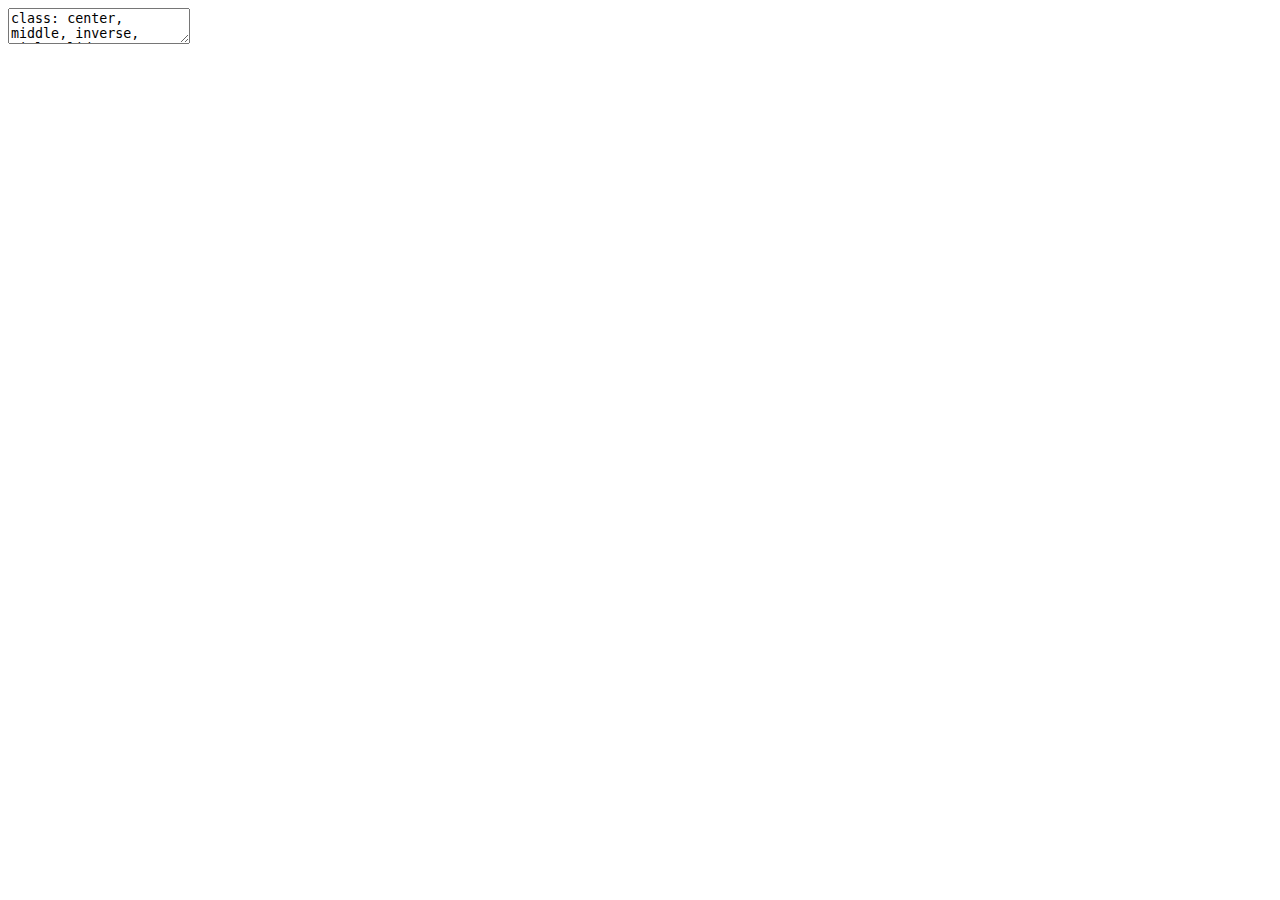
<file: acs-2021/index.html>
<!DOCTYPE html>
<html lang="" xml:lang="">
  <head>
    <title>Working with the 2021 American Community Survey with R and tidycensus</title>
    <meta charset="utf-8" />
    <meta name="author" content="Kyle Walker" />
    <meta name="date" content="2023-02-08" />
    <script src="libs/header-attrs/header-attrs.js"></script>
    <script src="libs/htmlwidgets/htmlwidgets.js"></script>
    <script src="libs/jquery/jquery.min.js"></script>
    <link href="libs/leaflet/leaflet.css" rel="stylesheet" />
    <script src="libs/leaflet/leaflet.js"></script>
    <link href="libs/leafletfix/leafletfix.css" rel="stylesheet" />
    <script src="libs/proj4/proj4.min.js"></script>
    <script src="libs/Proj4Leaflet/proj4leaflet.js"></script>
    <link href="libs/rstudio_leaflet/rstudio_leaflet.css" rel="stylesheet" />
    <script src="libs/leaflet-binding/leaflet.js"></script>
    <script src="libs/leaflet-providers/leaflet-providers_1.9.0.js"></script>
    <script src="libs/leaflet-providers-plugin/leaflet-providers-plugin.js"></script>
    <link href="libs/HomeButton/home-button.css" rel="stylesheet" />
    <script src="libs/HomeButton/home-button.js"></script>
    <script src="libs/HomeButton/easy-button-src.min.js"></script>
    <script src="libs/clipboard/setClipboardText.js"></script>
    <link href="libs/mapviewCSS/mapview-popup.css" rel="stylesheet" />
    <link href="libs/mapviewCSS/mapview.css" rel="stylesheet" />
    <link rel="stylesheet" href="xaringan-themer.css" type="text/css" />
  </head>
  <body>
    <textarea id="source">
class: center, middle, inverse, title-slide

.title[
# Working with the 2021 American Community Survey with R and tidycensus
]
.subtitle[
## SSDAN Workshop Series
]
.author[
### Kyle Walker
]
.date[
### February 8, 2023
]

---






## About me

.pull-left[

* Associate Professor of Geography at TCU 

* Spatial data science researcher and consultant

* Package developer: __tidycensus__, __tigris__, __mapboxapi__, __crsuggest__, __idbr__ (R), __pygris__ (Python)

* Book: [_Analyzing US Census Data: Methods, Maps and Models in R_](https://walker-data.com/census-r/)
  - Print release date February 16
  - To support these workshops: [buy on Amazon](https://www.amazon.com/Analyzing-US-Census-Data-Methods/dp/1032366443) or [direct from CRC Press](https://www.routledge.com/Analyzing-US-Census-Data-Methods-Maps-and-Models-in-R/Walker/p/book/9781032366449)

]

.pull-right[

&lt;img src=img/walker_crop.jpg&gt;

]

---

## SSDAN workshop series

* Today: Working with the 2021 American Community Survey with R and tidycensus

* Next Wednesday (February 15): Mapping and spatial analysis with ACS data in R

* Wednesday, February 22: Working with geographic data and making maps in Python

---

## Today's agenda

* Hour 1: The American Community Survey, R, and tidycensus

* Hour 2: Analysis and visualization of ACS data with tidyverse tools

* Hour 3: An introduction to ACS microdata

---
class: middle, center, inverse

## Part 1: The American Community Survey, R, and tidycensus

---

## The American Community Survey

* Annual survey of 3.5 million US households 

* Covers topics not available in decennial US Census data (e.g. income, education, language, housing characteristics)

* Available as 1-year estimates (for geographies of population 65,000 and greater) and 5-year estimates (for geographies down to the block group)
  - 2020 1-year data only available as [experimental estimates](https://www.census.gov/programs-surveys/acs/data/experimental-data.html)

* Data delivered as _estimates_ characterized by _margins of error_

---

## How to get ACS data

* [data.census.gov](https://data.census.gov) is the main, revamped interactive data portal for browsing and downloading Census datasets, including the ACS

* [The US Census __A__pplication __P__rogramming __Interface__ (API)](https://www.census.gov/data/developers/data-sets.html) allows developers to access Census data resources programmatically

---

## tidycensus

* R interface to the Decennial Census, American Community Survey, Population Estimates Program, and Public Use Microdata Series APIs

* Key features: 
  - Wrangles Census data internally to return tidyverse-ready format (or traditional wide format if requested);
  
  - Automatically downloads and merges Census geometries to data for mapping (next week's workshop!); 
  
  - Includes tools for handling margins of error in the ACS and working with survey weights in the ACS PUMS;
  
  - States and counties can be requested by name (no more looking up FIPS codes!)
  
---

## R and RStudio

* R: programming language and software environment for data analysis (and wherever else your imagination can take you!)

* RStudio: integrated development environment (IDE) for R developed by [Posit](https://posit.co/)

* Posit Cloud: run RStudio with today's workshop pre-configured at https://posit.cloud/content/5377428

---

## Getting started with tidycensus

* To get started, install the packages you'll need for today's workshop

* If you are using the Posit Cloud environment, these packages are already installed for you


```r
install.packages(c("tidycensus", "tidyverse"))
```

* Optional, to run advanced examples:


```r
install.packages(c("mapview", "plotly", "ggiraph", 
                   "survey", "srvyr"))
```

---

## Optional: your Census API key

* tidycensus (and the Census API) can be used without an API key, but you will be limited to 500 queries per day

* Power users: visit https://api.census.gov/data/key_signup.html to request a key, then activate the key from the link in your email. 

* Once activated, use the `census_api_key()` function to set your key as an environment variable


```r
library(tidycensus)

census_api_key("YOUR KEY GOES HERE", install = TRUE)
```

---
class: middle, center, inverse

## Getting started with ACS data in tidycensus

---

## Using the `get_acs()` function

* The `get_acs()` function is your portal to access ACS data using tidycensus

* The two required arguments are `geography` and `variables`.  The function defaults to the 2017-2021 5-year ACS


```r
library(tidycensus)

median_income &lt;- get_acs(
  geography = "county",
  variables = "B19013_001",
  year = 2021
)
```

---

* ACS data are returned with five columns: `GEOID`, `NAME`, `variable`, `estimate`, and `moe`


```r
median_income
```

```
## # A tibble: 3,221 × 5
##    GEOID NAME                     variable   estimate   moe
##    &lt;chr&gt; &lt;chr&gt;                    &lt;chr&gt;         &lt;dbl&gt; &lt;dbl&gt;
##  1 01001 Autauga County, Alabama  B19013_001    62660  4834
##  2 01003 Baldwin County, Alabama  B19013_001    64346  2377
##  3 01005 Barbour County, Alabama  B19013_001    36422  3282
##  4 01007 Bibb County, Alabama     B19013_001    54277  7325
##  5 01009 Blount County, Alabama   B19013_001    52830  3197
##  6 01011 Bullock County, Alabama  B19013_001    29063  7174
##  7 01013 Butler County, Alabama   B19013_001    45236  3880
##  8 01015 Calhoun County, Alabama  B19013_001    50977  1889
##  9 01017 Chambers County, Alabama B19013_001    47232  5252
## 10 01019 Cherokee County, Alabama B19013_001    43475  3643
## # … with 3,211 more rows
```

---

## 1-year ACS data

* 1-year ACS data are more current, but are only available for geographies of population 65,000 and greater

* Access 1-year ACS data with the argument `survey = "acs1"`; defaults to `"acs5"`


```r
median_income_1yr &lt;- get_acs(
  geography = "county",
  variables = "B19013_001",
  year = 2021,
* survey = "acs1"
)
```

---

* ACS data are returned with five columns: `GEOID`, `NAME`, `variable`, `estimate`, and `moe`


```r
median_income_1yr
```

```
## # A tibble: 841 × 5
##    GEOID NAME                       variable   estimate   moe
##    &lt;chr&gt; &lt;chr&gt;                      &lt;chr&gt;         &lt;dbl&gt; &lt;dbl&gt;
##  1 01003 Baldwin County, Alabama    B19013_001    63866  5457
##  2 01015 Calhoun County, Alabama    B19013_001    46524  6711
##  3 01043 Cullman County, Alabama    B19013_001    55517  6722
##  4 01049 DeKalb County, Alabama     B19013_001    41800  6689
##  5 01051 Elmore County, Alabama     B19013_001    59032  8600
##  6 01055 Etowah County, Alabama     B19013_001    45298  4507
##  7 01069 Houston County, Alabama    B19013_001    46931  3484
##  8 01073 Jefferson County, Alabama  B19013_001    55006  1969
##  9 01077 Lauderdale County, Alabama B19013_001    50218  7743
## 10 01081 Lee County, Alabama        B19013_001    52424  4686
## # … with 831 more rows
```

---

## Requesting tables of variables

* The `table` parameter can be used to obtain all related variables in a "table" at once


```r
income_table &lt;- get_acs(
  geography = "county", 
* table = "B19001",
  year = 2021
)
```

---


```r
income_table
```

```
## # A tibble: 54,757 × 5
##    GEOID NAME                    variable   estimate   moe
##    &lt;chr&gt; &lt;chr&gt;                   &lt;chr&gt;         &lt;dbl&gt; &lt;dbl&gt;
##  1 01001 Autauga County, Alabama B19001_001    21856   424
##  2 01001 Autauga County, Alabama B19001_002     1213   287
##  3 01001 Autauga County, Alabama B19001_003     1051   313
##  4 01001 Autauga County, Alabama B19001_004     1062   309
##  5 01001 Autauga County, Alabama B19001_005     1324   322
##  6 01001 Autauga County, Alabama B19001_006     1048   266
##  7 01001 Autauga County, Alabama B19001_007      723   258
##  8 01001 Autauga County, Alabama B19001_008      672   188
##  9 01001 Autauga County, Alabama B19001_009     1240   342
## 10 01001 Autauga County, Alabama B19001_010      731   237
## # … with 54,747 more rows
```

---
class: middle, center, inverse

## Understanding geography and variables in tidycensus

---

## US Census Geography

&lt;img src=img/census_diagram.png style="width: 500px"&gt;

.footnote[Source: [US Census Bureau](https://www2.census.gov/geo/pdfs/reference/geodiagram.pdf)]

---

## Geography in tidycensus

* Information on available geographies, and how to specify them, can be found [in the tidycensus documentation](https://walker-data.com/tidycensus/articles/basic-usage.html#geography-in-tidycensus-1)

&lt;img src=img/tidycensus_geographies.png style="width: 650px"&gt;


---

## Querying by state

.pull-left[

* For geographies available below the state level, the `state` parameter allows you to query data for a specific state

* For smaller geographies (Census tracts, block groups), a `county` can also be requested

* __tidycensus__ translates state names and postal abbreviations internally, so you don't need to remember the FIPS codes!

* Example: data on median household income in Minnesota by county

]

.pull-right[


```r
mn_income &lt;- get_acs(
  geography = "county", 
  variables = "B19013_001", 
* state = "MN",
  year = 2021
)
```

]

---


```r
mn_income
```

```
## # A tibble: 87 × 5
##    GEOID NAME                         variable   estimate   moe
##    &lt;chr&gt; &lt;chr&gt;                        &lt;chr&gt;         &lt;dbl&gt; &lt;dbl&gt;
##  1 27001 Aitkin County, Minnesota     B19013_001    50900  2019
##  2 27003 Anoka County, Minnesota      B19013_001    88680  1163
##  3 27005 Becker County, Minnesota     B19013_001    64296  2108
##  4 27007 Beltrami County, Minnesota   B19013_001    55910  2933
##  5 27009 Benton County, Minnesota     B19013_001    65529  2225
##  6 27011 Big Stone County, Minnesota  B19013_001    58095  4005
##  7 27013 Blue Earth County, Minnesota B19013_001    65000  2446
##  8 27015 Brown County, Minnesota      B19013_001    62999  2334
##  9 27017 Carlton County, Minnesota    B19013_001    68579  2910
## 10 27019 Carver County, Minnesota     B19013_001   107890  3192
## # … with 77 more rows
```

---

## Searching for variables

* To search for variables, use the `load_variables()` function along with a year and dataset

* The `View()` function in RStudio allows for interactive browsing and filtering


```r
vars &lt;- load_variables(2021, "acs5")

View(vars)
```

---

## Available ACS datasets in tidycensus

* Detailed Tables 

* Data Profile (add `"/profile"` for variable lookup)

* Subject Tables (add `"/subject"`)

* Comparison Profile (add `"/cprofile"`)

* Supplemental Estimates (use `"acsse"`)

* Migration Flows (access with `get_flows()`)

---
class: middle, center, inverse

## Data structure in tidycensus

---

## "Tidy" or long-form data

.pull-left[

* The default data structure returned by __tidycensus__ is "tidy" or long-form data, with variables by geography stacked by row

]

.pull-right[



```r
age_sex_table &lt;- get_acs(
  geography = "state", 
  table = "B01001", 
  year = 2021,
  survey = "acs1",
)
```

]

---


```r
age_sex_table
```

```
## # A tibble: 2,548 × 5
##    GEOID NAME    variable   estimate   moe
##    &lt;chr&gt; &lt;chr&gt;   &lt;chr&gt;         &lt;dbl&gt; &lt;dbl&gt;
##  1 01    Alabama B01001_001  5039877    NA
##  2 01    Alabama B01001_002  2445896  5868
##  3 01    Alabama B01001_003   149482  2753
##  4 01    Alabama B01001_004   154786  5044
##  5 01    Alabama B01001_005   168349  5077
##  6 01    Alabama B01001_006    97886  2970
##  7 01    Alabama B01001_007    70364  3696
##  8 01    Alabama B01001_008    38216  3736
##  9 01    Alabama B01001_009    32896  3278
## 10 01    Alabama B01001_010    90846  4401
## # … with 2,538 more rows
```


---

## "Wide" data 

.pull-left[

* The argument `output = "wide"` spreads Census variables across the columns, returning one row per geographic unit and one column per variable

]

.pull-right[


```r
age_sex_table_wide &lt;- get_acs(
  geography = "state", 
  table = "B01001", 
  year = 2021,
  survey = "acs1",
* output = "wide"
)
```

]

---


```r
age_sex_table_wide
```

```
## # A tibble: 52 × 100
##    GEOID NAME    B0100…¹ B0100…² B0100…³ B0100…⁴ B0100…⁵ B0100…⁶ B0100…⁷ B0100…⁸
##    &lt;chr&gt; &lt;chr&gt;     &lt;dbl&gt;   &lt;dbl&gt;   &lt;dbl&gt;   &lt;dbl&gt;   &lt;dbl&gt;   &lt;dbl&gt;   &lt;dbl&gt;   &lt;dbl&gt;
##  1 01    Alabama  5.04e6      NA  2.45e6    5868  149482    2753  154786    5044
##  2 72    Puerto…  3.26e6      NA  1.54e6    3969   49739    2447   77392    4089
##  3 04    Arizona  7.28e6      NA  3.63e6    2852  203199    1688  232179    6421
##  4 05    Arkans…  3.03e6      NA  1.49e6    4590   91430    2900  103629    5153
##  5 06    Califo…  3.92e7      NA  1.96e7    6432 1129355    3475 1210580   14702
##  6 08    Colora…  5.81e6      NA  2.94e6    3980  158361    2228  171525    5655
##  7 09    Connec…  3.61e6      NA  1.77e6    2237   90173    1059   98412    4130
##  8 10    Delawa…  1.00e6      NA  4.86e5    1201   27366     480   30336    2696
##  9 11    Distri…  6.70e5      NA  3.19e5     601   20882      56   16256    2122
## 10 12    Florida  2.18e7      NA  1.07e7    8241  558584    3735  584591   12459
## # … with 42 more rows, 90 more variables: B01001_005E &lt;dbl&gt;, B01001_005M &lt;dbl&gt;,
## #   B01001_006E &lt;dbl&gt;, B01001_006M &lt;dbl&gt;, B01001_007E &lt;dbl&gt;, B01001_007M &lt;dbl&gt;,
## #   B01001_008E &lt;dbl&gt;, B01001_008M &lt;dbl&gt;, B01001_009E &lt;dbl&gt;, B01001_009M &lt;dbl&gt;,
## #   B01001_010E &lt;dbl&gt;, B01001_010M &lt;dbl&gt;, B01001_011E &lt;dbl&gt;, B01001_011M &lt;dbl&gt;,
## #   B01001_012E &lt;dbl&gt;, B01001_012M &lt;dbl&gt;, B01001_013E &lt;dbl&gt;, B01001_013M &lt;dbl&gt;,
## #   B01001_014E &lt;dbl&gt;, B01001_014M &lt;dbl&gt;, B01001_015E &lt;dbl&gt;, B01001_015M &lt;dbl&gt;,
## #   B01001_016E &lt;dbl&gt;, B01001_016M &lt;dbl&gt;, B01001_017E &lt;dbl&gt;, …
```


---

## Using named vectors of variables

.pull-left[

* Census variables can be hard to remember; using a named vector to request variables will replace the Census IDs with a custom input

* In long form, these custom inputs will populate the `variable` column; in wide form, they will replace the column names

]

.pull-right[



```r
ca_education &lt;- get_acs(
  geography = "county",
  state = "CA",
* variables = c(percent_high_school = "DP02_0062P",
                percent_bachelors = "DP02_0065P",
*               percent_graduate = "DP02_0066P"),
  year = 2021
)
```

]

---


```r
ca_education
```

```
## # A tibble: 174 × 5
##    GEOID NAME                       variable            estimate   moe
##    &lt;chr&gt; &lt;chr&gt;                      &lt;chr&gt;                  &lt;dbl&gt; &lt;dbl&gt;
##  1 06001 Alameda County, California percent_high_school     16.7   0.4
##  2 06001 Alameda County, California percent_bachelors       28.3   0.3
##  3 06001 Alameda County, California percent_graduate        21.3   0.3
##  4 06003 Alpine County, California  percent_high_school     25.7   7.5
##  5 06003 Alpine County, California  percent_bachelors       20.6   7.5
##  6 06003 Alpine County, California  percent_graduate        18.7   8.5
##  7 06005 Amador County, California  percent_high_school     30.7   2.2
##  8 06005 Amador County, California  percent_bachelors       13.6   1.8
##  9 06005 Amador County, California  percent_graduate         5.9   1.1
## 10 06007 Butte County, California   percent_high_school     22.3   0.9
## # … with 164 more rows
```


---

## Part 1 exercises

1. Use the `load_variables()` function to find a variable that interests you that we haven't used yet.  

2. Use `get_acs()` to fetch data on that variable from the ACS for counties, similar to how we did for median household income.

---
class: middle, center, inverse

## Part 2: Analyzing and visualizing ACS data

---

## The tidyverse


```r
library(tidyverse)

tidyverse_logo()
```

```
## ⬢ __  _    __   .    ⬡           ⬢  . 
##  / /_(_)__/ /_ ___  _____ _______ ___ 
## / __/ / _  / // / |/ / -_) __(_-&lt;/ -_)
## \__/_/\_,_/\_, /|___/\__/_/ /___/\__/ 
##      ⬢  . /___/      ⬡      .       ⬢
```

* The [tidyverse](https://tidyverse.tidyverse.org/index.html): an integrated set of packages developed primarily by Hadley Wickham and the RStudio team

---

## tidycensus and the tidyverse

* Census data are commonly used in _wide_ format, with categories spread across the columns

* tidyverse tools work better with [data that are in "tidy", or _long_ format](https://vita.had.co.nz/papers/tidy-data.pdf); this format is returned by tidycensus by default

* Goal: return data "ready to go" for use with tidyverse tools

---
class: middle, center, inverse

## Exploring ACS data with tidyverse tools

---

## Finding the largest values

* dplyr's `arrange()` function sorts data based on values in one or more columns, and `filter()` helps you query data based on column values

* Example: what counties in the US have the lowest and highest median household incomes?


```r
library(tidyverse)

arrange(median_income, estimate)
```

```
## # A tibble: 3,221 × 5
##    GEOID NAME                              variable   estimate   moe
##    &lt;chr&gt; &lt;chr&gt;                             &lt;chr&gt;         &lt;dbl&gt; &lt;dbl&gt;
##  1 72055 Guánica Municipio, Puerto Rico    B19013_001    12856  1386
##  2 72045 Comerío Municipio, Puerto Rico    B19013_001    14666  1925
##  3 72015 Arroyo Municipio, Puerto Rico     B19013_001    14933  1660
##  4 72147 Vieques Municipio, Puerto Rico    B19013_001    14942  2258
##  5 72083 Las Marías Municipio, Puerto Rico B19013_001    15353  3090
##  6 72001 Adjuntas Municipio, Puerto Rico   B19013_001    15375  1242
##  7 72097 Mayagüez Municipio, Puerto Rico   B19013_001    15501   776
##  8 72079 Lajas Municipio, Puerto Rico      B19013_001    15593  1764
##  9 72107 Orocovis Municipio, Puerto Rico   B19013_001    15637  1796
## 10 72141 Utuado Municipio, Puerto Rico     B19013_001    15812  1182
## # … with 3,211 more rows
```

---


```r
arrange(median_income, desc(estimate))
```

```
## # A tibble: 3,221 × 5
##    GEOID NAME                           variable   estimate   moe
##    &lt;chr&gt; &lt;chr&gt;                          &lt;chr&gt;         &lt;dbl&gt; &lt;dbl&gt;
##  1 51107 Loudoun County, Virginia       B19013_001   156821  2662
##  2 51610 Falls Church city, Virginia    B19013_001   155071 17392
##  3 06085 Santa Clara County, California B19013_001   140258  1577
##  4 06081 San Mateo County, California   B19013_001   136837  2151
##  5 51059 Fairfax County, Virginia       B19013_001   133974  1433
##  6 06041 Marin County, California       B19013_001   131008  4163
##  7 24027 Howard County, Maryland        B19013_001   129549  2980
##  8 51013 Arlington County, Virginia     B19013_001   128145  2836
##  9 08035 Douglas County, Colorado       B19013_001   127443  2115
## 10 36059 Nassau County, New York        B19013_001   126576  1363
## # … with 3,211 more rows
```

---

## Refining your analysis with `filter()`

* The `filter()` function subsets data according to a specified condition, much like a SQL query


```r
# Remove Puerto Rico from the median income dataset
income_states_dc &lt;- filter(median_income, !str_detect(NAME, "Puerto Rico"))

arrange(income_states_dc, estimate)
```

```
## # A tibble: 3,143 × 5
##    GEOID NAME                           variable   estimate   moe
##    &lt;chr&gt; &lt;chr&gt;                          &lt;chr&gt;         &lt;dbl&gt; &lt;dbl&gt;
##  1 28055 Issaquena County, Mississippi  B19013_001    17109 10468
##  2 21237 Wolfe County, Kentucky         B19013_001    24349  4388
##  3 28051 Holmes County, Mississippi     B19013_001    24958  2750
##  4 48127 Dimmit County, Texas           B19013_001    25000  8169
##  5 22035 East Carroll Parish, Louisiana B19013_001    25049  6945
##  6 46071 Jackson County, South Dakota   B19013_001    25357  7628
##  7 28119 Quitman County, Mississippi    B19013_001    25783  3336
##  8 46121 Todd County, South Dakota      B19013_001    26250  4499
##  9 48377 Presidio County, Texas         B19013_001    26395  4952
## 10 13309 Wheeler County, Georgia        B19013_001    26776  3605
## # … with 3,133 more rows
```

---
class: middle, center, inverse

## Group-wise Census data analysis

---

## Group-wise Census data analysis

* The `group_by()` and `summarize()` functions in dplyr are used to implement the split-apply-combine method of data analysis

* The default "tidy" format returned by tidycensus is designed to work well with group-wise Census data analysis workflows

---

## What is the highest-income county in each state?


```r
highest_incomes &lt;- median_income %&gt;%
* separate(NAME, into = c("county", "state"), sep = ", ") %&gt;%
* group_by(state) %&gt;%
* filter(estimate == max(estimate, na.rm = TRUE))
```

---


```r
highest_incomes
```

```
## # A tibble: 52 × 6
## # Groups:   state [52]
##    GEOID county                     state                variable  estim…¹   moe
##    &lt;chr&gt; &lt;chr&gt;                      &lt;chr&gt;                &lt;chr&gt;       &lt;dbl&gt; &lt;dbl&gt;
##  1 01117 Shelby County              Alabama              B19013_0…   82592  2846
##  2 02016 Aleutians West Census Area Alaska               B19013_0…   90708  2916
##  3 04013 Maricopa County            Arizona              B19013_0…   72944   519
##  4 05007 Benton County              Arkansas             B19013_0…   76887  2240
##  5 06085 Santa Clara County         California           B19013_0…  140258  1577
##  6 08035 Douglas County             Colorado             B19013_0…  127443  2115
##  7 09001 Fairfield County           Connecticut          B19013_0…  101194  1352
##  8 10003 New Castle County          Delaware             B19013_0…   78428  1622
##  9 11001 District of Columbia       District of Columbia B19013_0…   93547  1718
## 10 12109 St. Johns County           Florida              B19013_0…   88794  2505
## # … with 42 more rows, and abbreviated variable name ¹​estimate
```

---
class: middle, center, inverse

## Visualizing ACS data

---

## Visualizing ACS estimates

* As opposed to decennial US Census data, ACS estimates include information on uncertainty, represented by the _margin of error_ in the `moe` column

* This means that in some cases, visualization of estimates without reference to the margin of error can be misleading

* Walkthrough: building a margin of error visualization with __ggplot2__

---

## Visualizing ACS estimates

* Let's get some data on median gross rent by county in Maryland


```r
md_rent &lt;- get_acs(
  geography = "county",
  variables = "B25031_001",
  state = "MD",
  year = 2021
) 
```

---

## A basic plot

* To visualize a dataset with __ggplot2__, we define an _aesthetic_ and a _geom_


```r
ggplot(md_rent, aes(x = estimate, y = NAME)) + 
  geom_point()
```

---

&lt;img src="img/first-plot.png" width="800px" /&gt;


---

## Problems with our basic plot

* The data are not sorted by value, making comparisons difficult

* The axis and tick labels are not intuitive

* The Y-axis labels contain repetitive information (" County, Maryland")

* We've made no attempt to customize the styling

---

## Sorting by value

* We use `reorder()` to sort counties by the value of their ACS estimates, improving legibility


```r
md_plot &lt;- ggplot(md_rent, aes(x = estimate, 
*                               y = reorder(NAME, estimate))) +
  geom_point(color = "darkred", size = 2)
```

---

&lt;img src="img/second-plot.png" width="800px" /&gt;


---

## Cleaning up tick labels

* Using a combination of functions in the __scales__ package and custom-defined functions, tick labels can be formatted any way you want


```r
library(scales)

md_plot &lt;- md_plot + 
* scale_x_continuous(labels = label_dollar()) +
* scale_y_discrete(labels = function(x) str_remove(x, " County, Maryland|, Maryland"))
```

---

&lt;img src="img/third-plot.png" width="800px" /&gt;


---

## Improving formatting and theming

* Use `labs()` to label the plot and its axes, and change the theme to one of several built-in options


```r
md_plot &lt;- md_plot + 
  labs(title = "Median gross rent, 2017-2021 ACS",
       subtitle = "Counties in Maryland",
       caption = "Data acquired with R and tidycensus",
       x = "ACS estimate",
       y = "") + 
  theme_minimal(base_size = 12)
```

---

&lt;img src="img/fourth-plot.png" width="800px" /&gt;

---

## Problem: comparing ACS estimates

* The chart suggests that Calvert County has lower rent than Prince George's County and higher rent than St. Mary's, but its margin of error is quite large


```r
md_rent %&gt;%
  arrange(desc(estimate)) %&gt;%
  slice(5:9)
```

```
## # A tibble: 5 × 5
##   GEOID NAME                             variable   estimate   moe
##   &lt;chr&gt; &lt;chr&gt;                            &lt;chr&gt;         &lt;dbl&gt; &lt;dbl&gt;
## 1 24033 Prince George's County, Maryland B25031_001     1593    15
## 2 24035 Queen Anne's County, Maryland    B25031_001     1550    73
## 3 24009 Calvert County, Maryland         B25031_001     1526   113
## 4 24021 Frederick County, Maryland       B25031_001     1503    38
## 5 24037 St. Mary's County, Maryland      B25031_001     1492    51
```

* How to visualize uncertainty in an intuitive way?

---

## Visualizing margins of error


```r
md_plot_errorbar &lt;- ggplot(md_rent, aes(x = estimate, 
                                        y = reorder(NAME, estimate))) + 
* geom_errorbar(aes(xmin = estimate - moe, xmax = estimate + moe),
*               width = 0.5, linewidth = 0.5) +
  geom_point(color = "darkred", size = 2) + 
  scale_x_continuous(labels = label_dollar()) + 
  scale_y_discrete(labels = function(x) str_remove(x, " County, Maryland|, Maryland")) + 
  labs(title = "Median gross rent, 2017-2021 ACS",
       subtitle = "Counties in Maryland",
       caption = "Data acquired with R and tidycensus. Error bars represent margin of error around estimates.",
       x = "ACS estimate",
       y = "") + 
  theme_minimal(base_size = 12)
```


---

&lt;img src="img/error-plot.png" width="800px" /&gt;

---
class: middle, center, inverse

## Making plots interactive


---

## Quick interactivity with `ggplotly()`

* The __plotly__ R package is an interface to the Plotly JavaScript library for full-featured interactive plotting

* Resource: [_Interactive web-based data visualization with R, plotly, and Shiny](https://plotly-r.com/)

* `ggplotly()` automatically converts __ggplot2__ graphics to interactive charts


```r
library(plotly)

ggplotly(md_plot_errorbar, tooltip = "x")
```

---

&lt;iframe src="img/md_plotly.html" width="800px" height="400px" data-external="1"&gt;&lt;/iframe&gt;


---

## Interactivity with __ggiraph__

* __ggiraph__: Alternative approach for making __ggplot2__ graphics interactive

* Includes `*_interactive()` versions of __ggplot2__ geoms that can bring chart elements to life

* Next week: we'll use __ggiraph__ for interactive mapping!

---

## __ggiraph__ example


```r
library(ggiraph)

md_plot_ggiraph &lt;- ggplot(md_rent, aes(x = estimate, 
                                       y = reorder(NAME, estimate),
*                                      tooltip = estimate,
*                                      data_id = GEOID)) +
  geom_errorbar(aes(xmin = estimate - moe, xmax = estimate + moe), 
                width = 0.5, size = 0.5) + 
* geom_point_interactive(color = "darkred", size = 2) +
  scale_x_continuous(labels = label_dollar()) + 
  scale_y_discrete(labels = function(x) str_remove(x, " County, Maryland|, Maryland")) + 
  labs(title = "Median gross rent, 2017-2021 ACS",
       subtitle = "Counties in Maryland",
       caption = "Data acquired with R and tidycensus. Error bars represent margin of error around estimates.",
       x = "ACS estimate",
       y = "") + 
  theme_minimal(base_size = 12)

*girafe(ggobj = md_plot_ggiraph) %&gt;%
* girafe_options(opts_hover(css = "fill:cyan;"))
```

---

## Saving interactive plots

.pull-left[

* To save an interactive plot to a standalone HTML file for display on your website, use the `saveWidget()` function in the __htmlwidgets__ package

]

.pull-right[


```r
library(htmlwidgets)

plotly_plot &lt;- ggplotly(md_plot_errorbar, tooltip = "x")

saveWidget(plotly_plot, file = "md_plotly.html")
```


]

---

## Part 2 exercises

Swap in a variable from Part 1, `"DP02_0066P"` (percent with a graduate degree) for the analysis in this section.  Find out answers to the following questions:

* Which counties in the US have the largest percentages of graduate degree holders?

* Which have the smallest percentages?

* For a state of your choosing, which county in your state has the highest percentage?

__Challenge, if time__: make a margin of error plot for the state you've chosen. Does this method work well for your state?

---
class: middle, center, inverse

## Part 3: Working with ACS microdata

---

## What is "microdata?"  

* __Microdata__: individual-level survey responses made available to researchers 

* [The ACS Public Use Microdata Series (PUMS)](https://www.census.gov/programs-surveys/acs/microdata.html) allows for detailed cross-tabulations not available in aggregated data

* The 1-year PUMS covers about 1 percent of the US population; the 5-year PUMS covers about 5 percent (so, not the full ACS)

* Data downloads available [in bulk from the Census FTP server](https://www2.census.gov/programs-surveys/acs/data/pums/2019/5-Year/) or [from data.census.gov's MDAT tool](https://data.census.gov/mdat/#/search?ds=ACSPUMS5Y2019)

* Other resource for cleaned, time-series microdata: IPUMS


---
class: middle, center, inverse

## Using microdata in tidycensus

---

## Basic usage of `get_pums()`

.pull-left[

* `get_pums()` requires specifying one or more variables and the state for which you'd like to request data.  `state = 'all'` _can_ get data for the entire USA, but it takes a while!

* The function defaults to the 5-year ACS with `survey = "acs5"`; 1-year ACS data is available with `survey = "acs1"`. 

* The default year is 2021 in the latest version of tidycensus; data are available back to 2005 (1-year ACS) and 2005-2009 (5-year ACS). 2020 1-year data are not available.

]


.pull-right[


```r
library(tidycensus)

hi_pums &lt;- get_pums(
  variables = c("SEX", "AGEP", "HHT"),
  state = "HI",
  survey = "acs1",
  year = 2021
)
```

]

---


```r
hi_pums
```

```
## # A tibble: 14,959 × 8
##    SERIALNO      SPORDER  WGTP PWGTP  AGEP ST    HHT   SEX  
##    &lt;chr&gt;           &lt;dbl&gt; &lt;dbl&gt; &lt;dbl&gt; &lt;dbl&gt; &lt;chr&gt; &lt;chr&gt; &lt;chr&gt;
##  1 2021GQ0000142       1     0    65    22 15    b     2    
##  2 2021GQ0000336       1     0    15    42 15    b     1    
##  3 2021GQ0000571       1     0    46    21 15    b     1    
##  4 2021GQ0001532       1     0    15     9 15    b     2    
##  5 2021GQ0001569       1     0    90    21 15    b     1    
##  6 2021GQ0001907       1     0    27    20 15    b     1    
##  7 2021GQ0001922       1     0    98    22 15    b     1    
##  8 2021GQ0001975       1     0   114    22 15    b     1    
##  9 2021GQ0002367       1     0   144    22 15    b     1    
## 10 2021GQ0002698       1     0    92    19 15    b     1    
## # … with 14,949 more rows
```

---

## Understanding default data from `get_pums()`

`get_pums()` returns some technical variables by default without the user needing to request them specifically.  These include: 

* `SERIALNO`: a serial number that uniquely identifies households in the sample; 

* `SPORDER`: the order of the person in the household; when combined with `SERIALNO`, uniquely identifies a person;

* `WGTP`: the household weight;

* `PWGTP`: the person weight

---

## Weights and ACS microdata

* Given that PUMS data are a _sample_ of the US population, the weights columns must be used for analysis


```r
library(tidyverse)

hi_age_39 &lt;- filter(hi_pums, AGEP == 39)

print(sum(hi_pums$PWGTP))
```

```
## [1] 1441553
```

```r
print(sum(hi_age_39$PWGTP))
```

```
## [1] 17381
```

---

## Are these estimates accurate?

* PUMS weights are calibrated to population and household totals, so larger tabulations should align with published estimates


```r
get_acs("state", "B01003_001", state = "HI", survey = "acs1", year = 2021)
```

```
## # A tibble: 1 × 5
##   GEOID NAME   variable   estimate   moe
##   &lt;chr&gt; &lt;chr&gt;  &lt;chr&gt;         &lt;dbl&gt; &lt;dbl&gt;
## 1 15    Hawaii B01003_001  1441553    NA
```

* Smaller tabulations will be characterized by more uncertainty, and may deviate from published estimates

---
class: middle, center, inverse

## Working with PUMS variables

---

## Variables available in the ACS PUMS


```r
View(pums_variables)
```

* The `pums_variables` dataset is your one-stop shop for browsing variables in the ACS PUMS

* It is a long-form dataset that organizes specific _value codes_ by variable so you know what you can get.  You'll use information in the `var_code` column to fetch variables, but pay attention to the `var_label`, `val_code`, `val_label`, and `data_type` columns

---

## Recoding PUMS variables

.pull-left[

* The `recode = TRUE` argument in `get_pums()` appends recoded columns to your returned dataset based on information available in `pums_variables`

]

.pull-right[


```r
hi_pums_recoded &lt;- get_pums(
  variables = c("SEX", "AGEP", "HHT"),
  state = "HI",
  survey = "acs1",
  year = 2021,
  recode = TRUE
)
```

]

---


```r
hi_pums_recoded
```

```
## # A tibble: 14,959 × 11
##    SERIALNO  SPORDER  WGTP PWGTP  AGEP ST    HHT   SEX   ST_la…¹ HHT_l…² SEX_l…³
##    &lt;chr&gt;       &lt;dbl&gt; &lt;dbl&gt; &lt;dbl&gt; &lt;dbl&gt; &lt;chr&gt; &lt;chr&gt; &lt;chr&gt; &lt;ord&gt;   &lt;ord&gt;   &lt;ord&gt;  
##  1 2021GQ00…       1     0    65    22 15    b     2     Hawaii… N/A (G… Female 
##  2 2021GQ00…       1     0    15    42 15    b     1     Hawaii… N/A (G… Male   
##  3 2021GQ00…       1     0    46    21 15    b     1     Hawaii… N/A (G… Male   
##  4 2021GQ00…       1     0    15     9 15    b     2     Hawaii… N/A (G… Female 
##  5 2021GQ00…       1     0    90    21 15    b     1     Hawaii… N/A (G… Male   
##  6 2021GQ00…       1     0    27    20 15    b     1     Hawaii… N/A (G… Male   
##  7 2021GQ00…       1     0    98    22 15    b     1     Hawaii… N/A (G… Male   
##  8 2021GQ00…       1     0   114    22 15    b     1     Hawaii… N/A (G… Male   
##  9 2021GQ00…       1     0   144    22 15    b     1     Hawaii… N/A (G… Male   
## 10 2021GQ00…       1     0    92    19 15    b     1     Hawaii… N/A (G… Male   
## # … with 14,949 more rows, and abbreviated variable names ¹​ST_label,
## #   ²​HHT_label, ³​SEX_label
```

---

## Using variables filters

.pull-left[

* PUMS datasets - especially from the 5-year ACS - can get quite large.  The `variables_filter` argument can return a subset of data from the API, reducing long download times


]

.pull-right[


```r
hi_pums_filtered &lt;- get_pums(
  variables = c("SEX", "AGEP", "HHT"),
  state = "HI",
  survey = "acs5",
  variables_filter = list(
    SEX = 2,
    AGEP = 30:49
  ),
  year = 2021
)
```


]

---


```r
hi_pums_filtered
```

```
## # A tibble: 8,532 × 8
##    SERIALNO      SPORDER  WGTP PWGTP  AGEP ST    HHT   SEX  
##    &lt;chr&gt;           &lt;dbl&gt; &lt;dbl&gt; &lt;dbl&gt; &lt;dbl&gt; &lt;chr&gt; &lt;chr&gt; &lt;chr&gt;
##  1 2020HU0245490       3     4     4    34 15    1     2    
##  2 2020HU0245555       1     8     8    49 15    3     2    
##  3 2020HU0245753       2    25    27    38 15    1     2    
##  4 2020HU0245942       2    83    67    38 15    1     2    
##  5 2020HU0247148       4    23    49    47 15    1     2    
##  6 2020HU0247499       2    24    23    49 15    1     2    
##  7 2020HU0247555       3     1     3    49 15    1     2    
##  8 2020HU0247818       1    68    68    36 15    1     2    
##  9 2020HU0250570       2    19    18    38 15    1     2    
## 10 2020HU0250646       2    92    38    46 15    1     2    
## # … with 8,522 more rows
```


---
class: middle, center, inverse

## Public Use Microdata Areas (PUMAs)

---

## What is a PUMA?

* Public Use Microdata Areas (PUMAs) are the smallest available geographies at which records are identifiable in the PUMS datasets

* PUMAs are redrawn with each decennial US Census, and typically are home to 100,000-200,000 people. The 2021 ACS uses 2010 PUMAs; the 2022 ACS will align with the new 2020 PUMAs

* In large cities, a PUMA will represent a collection of nearby neighborhoods; in rural areas, it might represent several counties across a large area of a state

* Let's preview some of next week's spatial tools to understand PUMA geography in Hawaii

---


```r
library(tigris)
library(mapview)
options(tigris_use_cache = TRUE)

# Get the latest version of 2010 PUMAs
hi_pumas &lt;- pumas(state = "HI", cb = TRUE, year = 2019)

hi_puma_map &lt;- mapview(hi_pumas)
```

---


```r
hi_puma_map
```

<div class="leaflet html-widget html-fill-item-overflow-hidden html-fill-item" id="htmlwidget-a090f6b7b47ec6296d55" style="width:504px;height:504px;"></div>
<script type="application/json" data-for="htmlwidget-a090f6b7b47ec6296d55">{"x":{"options":{"minZoom":1,"maxZoom":52,"crs":{"crsClass":"L.CRS.EPSG3857","code":null,"proj4def":null,"projectedBounds":null,"options":{}},"preferCanvas":false,"bounceAtZoomLimits":false,"maxBounds":[[[-90,-370]],[[90,370]]]},"calls":[{"method":"addProviderTiles","args":["CartoDB.Positron","CartoDB.Positron","CartoDB.Positron",{"errorTileUrl":"","noWrap":false,"detectRetina":false,"pane":"tilePane"}]},{"method":"addProviderTiles","args":["CartoDB.DarkMatter","CartoDB.DarkMatter","CartoDB.DarkMatter",{"errorTileUrl":"","noWrap":false,"detectRetina":false,"pane":"tilePane"}]},{"method":"addProviderTiles","args":["OpenStreetMap","OpenStreetMap","OpenStreetMap",{"errorTileUrl":"","noWrap":false,"detectRetina":false,"pane":"tilePane"}]},{"method":"addProviderTiles","args":["Esri.WorldImagery","Esri.WorldImagery","Esri.WorldImagery",{"errorTileUrl":"","noWrap":false,"detectRetina":false,"pane":"tilePane"}]},{"method":"addProviderTiles","args":["OpenTopoMap","OpenTopoMap","OpenTopoMap",{"errorTileUrl":"","noWrap":false,"detectRetina":false,"pane":"tilePane"}]},{"method":"createMapPane","args":["polygon",420]},{"method":"addPolygons","args":[[[[{"lng":[-156.697423025962,-156.695724802942,-156.695445025918,-156.695128486763,-156.693180025585,-156.692299025857,-156.690173989517,-156.688790025295,-156.686481024873,-156.684286024627,-156.684105024607,-156.683061383085,-156.680621088458,-156.679922023998,-156.677790867448,-156.676222347516,-156.674730023211,-156.674481039533,-156.673069359723,-156.67274065442,-156.669518022383,-156.668046006155,-156.667914669965,-156.667332257001,-156.665829461047,-156.665519021954,-156.66315202134,-156.65776602016,-156.657572635001,-156.656533204036,-156.656257019956,-156.65379901929,-156.650305018537,-156.646776017955,-156.641348016871,-156.640128016708,-156.641334017034,-156.641090017106,-156.635074015869,-156.626956013961,-156.6187020122,-156.61604801162,-156.613391010994,-156.608115009874,-156.603324009034,-156.593703006902,-156.592503006571,-156.588539005757,-156.588214005465,-156.584446004548,-156.584268925541,-156.583480004233,-156.578709003121,-156.573370001976,-156.569342001022,-156.56568900008,-156.560139998922,-156.554950997601,-156.552123996713,-156.549508996055,-156.545671995342,-156.543678994868,-156.541201994142,-156.538135993243,-156.535694992562,-156.530982991511,-156.525409990369,-156.525011990074,-156.525685989939,-156.52516398955,-156.520938988539,-156.518135987742,-156.51598298712,-156.508443985299,-156.507876984925,-156.50726798469,-156.504245983943,-156.496419982097,-156.492514980968,-156.491500926409,-156.491461980571,-156.49177898056,-156.487971722271,-156.487474979416,-156.485371978999,-156.481127977862,-156.480859977671,-156.48043438656,-156.479694977322,-156.474246976196,-156.471474975594,-156.467976974753,-156.458394972599,-156.449774970684,-156.446916795982,-156.436891968044,-156.43377571063,-156.432239981713,-156.430844966825,-156.428546354386,-156.425325965703,-156.421741964929,-156.418830964217,-156.414537370222,-156.41165496268,-156.41097897972,-156.405278667715,-156.404757961244,-156.39683895952,-156.393299958802,-156.383703956712,-156.381382414508,-156.381234956273,-156.380364402107,-156.378051869048,-156.37537543794,-156.373625954739,-156.373117083914,-156.370455954175,-156.369330953975,-156.368428457452,-156.363079992793,-156.355610951154,-156.349307949853,-156.341301948091,-156.336706947071,-156.333377946456,-156.328737945509,-156.325035944654,-156.321767944046,-156.31498994248,-156.307039940549,-156.301457939363,-156.296238938259,-156.282139935234,-156.279069934475,-156.275120933413,-156.27356493298,-156.26878993193,-156.262499930696,-156.255736929021,-156.253644928577,-156.252366928401,-156.240287925662,-156.235296924398,-156.231968923582,-156.227418922579,-156.22608092204,-156.226739921991,-156.222978921151,-156.218896920271,-156.213905919102,-156.213705918872,-156.209995917886,-156.202903916155,-156.198464915079,-156.194277914126,-156.192040913551,-156.192806913653,-156.191131913215,-156.185806911934,-156.181422910804,-156.174450909175,-156.166844907312,-156.166750907108,-156.161544905882,-156.158237905108,-156.155911904512,-156.152351903733,-156.146926902708,-156.144264902123,-156.144200901876,-156.130361898858,-156.129051898414,-156.127389897605,-156.120734896054,-156.115224894556,-156.114868894369,-156.108741892948,-156.104721892069,-156.095245890037,-156.087935888479,-156.082498224902,-156.082079887061,-156.072267884685,-156.065862883189,-156.065335883056,-156.063864351736,-156.061871821648,-156.060398260268,-156.059792881665,-156.059623881625,-156.058001141657,-156.054591880431,-156.048236879028,-156.044201878068,-156.039676877079,-156.033842875754,-156.020909872764,-156.0182558721,-156.014142871129,-156.008362869843,-156.000482867927,-156.000437867743,-155.996751866896,-155.987948864675,-155.985119863952,-155.984413863611,-155.983547863374,-155.981155862827,-155.979816862534,-155.978952862302,-155.980223862551,-155.983182863186,-155.985500863681,-155.986405863799,-155.984644863331,-155.983860863105,-155.981970862691,-155.979724862234,-155.979055862047,-155.979276862005,-155.981317862419,-155.982856862701,-155.982853862436,-155.984071862448,-155.985721862739,-155.983190862039,-155.983355861907,-155.98776086271,-155.98763386242,-155.993536863639,-155.996831864201,-155.998592864421,-156.005382865708,-156.012802867156,-156.016923868121,-156.02054286884,-156.025329869859,-156.02851487054,-156.031399871043,-156.034264871628,-156.037309872189,-156.040809872875,-156.040398872586,-156.046626873693,-156.049881874348,-156.055405875566,-156.064681877491,-156.0726718793,-156.078746880745,-156.084592835595,-156.08477688194,-156.08708445717,-156.089277124629,-156.093710883754,-156.096963177219,-156.100058885143,-156.102851632846,-156.103993260642,-156.104096886026,-156.110752887454,-156.112303887648,-156.119256889028,-156.123861890042,-156.125358302622,-156.127261797314,-156.128012890736,-156.134044892088,-156.135792892359,-156.135964746711,-156.139035893012,-156.139986925238,-156.144592894429,-156.154395896667,-156.16351689854,-156.166704899334,-156.170520900061,-156.176932901524,-156.178733902063,-156.18678790384,-156.19131690489,-156.205348907891,-156.213317909576,-156.222799911536,-156.227441912426,-156.234107913776,-156.238243914683,-156.243883915844,-156.246128916253,-156.248752916845,-156.257315918565,-156.261631919428,-156.264580920105,-156.277244922736,-156.283246924002,-156.286565924608,-156.290760925458,-156.299617927335,-156.304954928534,-156.323047932565,-156.33244493459,-156.335728935231,-156.339678936084,-156.341547936583,-156.348659938164,-156.35025693842,-156.354662939387,-156.357561939963,-156.365088941594,-156.367800942134,-156.37379894343,-156.379003944672,-156.386732946413,-156.395891948458,-156.40142094966,-156.403582950257,-156.412309952177,-156.414219952711,-156.413819952698,-156.412717952515,-156.413846952837,-156.413846952863,-156.414094952952,-156.417150953706,-156.418912954113,-156.420288954461,-156.421307954671,-156.422876954934,-156.424831955349,-156.426120955576,-156.428347956092,-156.430759956669,-156.433187957232,-156.435519957788,-156.436901958141,-156.43729195826,-156.440704959126,-156.440175959177,-156.436908958604,-156.439260959357,-156.446118961142,-156.452242962621,-156.453723963056,-156.450671962451,-156.447467961767,-156.446672961747,-156.442798960982,-156.441364960844,-156.443677961457,-156.44186696119,-156.442586961534,-156.444825962075,-156.44508796254,-156.445405962825,-156.445030769981,-156.444569962808,-156.445897453258,-156.446009963471,-156.447781963972,-156.446514749212,-156.446323963838,-156.44823396461,-156.45104296534,-156.451600036199,-156.452319186417,-156.45289996594,-156.456381966853,-156.456835374509,-156.459837586827,-156.4599819682,-156.459840996797,-156.459675968711,-156.461263969326,-156.464047970045,-156.467040134011,-156.473926972511,-156.481028359904,-156.488388826937,-156.488528643592,-156.489477976106,-156.499713978398,-156.506186979781,-156.510875980662,-156.515388981567,-156.519561982227,-156.525978983518,-156.537679986053,-156.543661987554,-156.543830242324,-156.566499992992,-156.583687996866,-156.591387998702,-156.599505000708,-156.608144002744,-156.61309000384,-156.618371004928,-156.622930005978,-156.627688007192,-156.630467008076,-156.640524010626,-156.646554012015,-156.650899013136,-156.653706013912,-156.667681017464,-156.669615399877,-156.673578018874,-156.678332020158,-156.678904565374,-156.679093313799,-156.679847020701,-156.682093891205,-156.686651022353,-156.689265023018,-156.687521022698,-156.685384022335,-156.685661022533,-156.685122022779,-156.68813702358,-156.690425584113,-156.69133902449,-156.696633910501,-156.697423025962],"lat":[20.9163637994985,20.9264629916321,20.9281268025004,20.9288233284729,20.9331108038143,20.9470918073393,20.9509318919405,20.9534328090298,20.9560468097521,20.9631916474638,20.963780811758,20.9661180900098,20.9715832305208,20.9731488142263,20.9775502769125,20.9807897301357,20.9838718170638,20.9843312808531,20.9869363341676,20.9875429128216,20.9934898196254,20.9984812032416,20.998926544327,21.0009014182921,21.005997171291,21.0070498231386,21.0043238225258,21.0045548227425,21.0050503963058,21.0077140676439,21.0084218237553,21.0047088228981,21.0052748231428,21.0111428247163,21.0145508257298,21.0177348265632,21.0195298269771,21.0232728279217,21.0259968287814,21.0225228281506,21.0243378288485,21.0245078289693,21.0233188287497,21.0246818292466,21.0311868310172,21.0309438312396,21.0289708307807,21.0308128313588,21.0242078297137,21.0216688291885,21.0211058793071,21.0185978284476,21.016853828151,21.017867828562,21.0159378281969,21.0118488272798,21.013876827951,21.0086258267878,21.0007028248857,20.9982628243512,21.0023038254762,21.0012968252824,20.9959118240059,20.9892458224257,20.9849618214239,20.9846378214808,20.9873018223115,20.9810768207635,20.9725188185996,20.9642578165453,20.9619128160814,20.9565398148173,20.952103813769,20.9473808128061,20.9398798109435,20.9368418102002,20.9344198096817,20.9308678090203,20.9227938071116,20.9179970311477,20.9178128058944,20.9153638052717,20.9101571320675,20.9094778039227,20.9109038043412,20.9048548029495,20.9008518019545,20.8998358630655,20.8980708012918,20.9003888020311,20.9007158021937,20.8986028017662,20.8974448017549,20.8970998019192,20.8984801919582,20.9033218038527,20.9051419828297,20.9060389887942,20.9068538049135,20.9080791208195,20.9097958058112,20.9103188060464,20.9082498056125,20.9091173798064,20.9096998061843,20.9099601238517,20.9121552855843,20.9123558070503,20.9131318074747,20.9150608080609,20.9159788085695,20.9190337665848,20.9192278094556,20.919737968663,20.9210931514631,20.9226615845673,20.9236868107941,20.9243559848782,20.9278554172862,20.9293348123346,20.9297569860453,20.932258913877,20.9357528143416,20.9385488152255,20.9387828155163,20.9386508156164,20.9423258166344,20.9447218173698,20.9436168172,20.9470948181668,20.9450328178461,20.9397508167517,20.941204817278,20.94272381781,20.9455638189302,20.943103818402,20.9373568170747,20.9346348164369,20.9348048166175,20.9396138180055,20.934120816823,20.9347098170312,20.9379618178838,20.9358968177145,20.9310128166333,20.9285708161166,20.9286558162692,20.921226814444,20.9152508129259,20.9150078129733,20.9156948132632,20.9136958129055,20.908010811485,20.9029468103214,20.8979438092703,20.895053808673,20.8942238085851,20.8917758080353,20.8896958074914,20.8876268070205,20.88446380638,20.8795078052625,20.8768358047923,20.8712838036176,20.8656418022048,20.8633388017763,20.8620398015452,20.8595128009778,20.8597968011511,20.8651808026573,20.8652878027604,20.8581058009603,20.8594478016931,20.854710800542,20.8410777971689,20.838633796746,20.8299787947318,20.8266277939012,20.8245957935663,20.8249297937649,20.8269187945343,20.8287587952045,20.8252376853075,20.82496679442,20.8186137931054,20.8161507926698,20.8156632958573,20.8143020688208,20.8124588964819,20.8110957915568,20.8105357914335,20.8104522824767,20.8096504286918,20.8079657909365,20.8080477911379,20.8059777907332,20.8063437909537,20.80530979086,20.801311790224,20.7989267897008,20.7970447893452,20.7968237894538,20.7914697883335,20.7860507869746,20.7850647868316,20.7765477849433,20.7735417842689,20.7677597828376,20.7663507825085,20.7657837824339,20.7659047825022,20.7646067822008,20.7636107819149,20.762976781672,20.7624107814643,20.7598477807954,20.7574097802334,20.7557767798457,20.7559097799326,20.7571427803056,20.755917780017,20.7530967793028,20.7519197789496,20.7500777784438,20.7418027763671,20.7337327743075,20.7314107736781,20.7270307726505,20.7217477713201,20.7163697698462,20.7081867677965,20.7054387669403,20.7002057655343,20.6949017641539,20.688152762269,20.6821187605459,20.6837917608492,20.6812557601108,20.6799927596588,20.6792817593905,20.6750387582448,20.6735147577816,20.6699987568137,20.6672437560239,20.6610467544814,20.6525907521849,20.6505597515837,20.6504547514013,20.6465247501539,20.6478707502656,20.6510987509031,20.6468921836682,20.6467597496448,20.6454664845549,20.6442376187567,20.6417527481368,20.641526346326,20.6413108449001,20.6411164334352,20.6410369613326,20.6410297476617,20.6396947471387,20.6350527459312,20.6301657445095,20.6300517443506,20.6275409000563,20.6243470089812,20.6230867424874,20.6236797424653,20.6200837415146,20.6199796114393,20.6181187409303,20.6191300148634,20.6240277422538,20.6263127425486,20.6218997411843,20.6246947417942,20.6210837407812,20.6225527409674,20.6269927420288,20.6269257417835,20.628498742049,20.6254587408889,20.6231407400818,20.618983738771,20.6147977375905,20.6109997364497,20.6108217362876,20.6082037354715,20.6055127347337,20.6059207347613,20.600622733191,20.5978287323685,20.5986637324938,20.5935627308561,20.5917627302346,20.5878287291552,20.5854777284472,20.5830787275944,20.5837697276155,20.5850137274114,20.5835587267793,20.5809657260366,20.5804117257853,20.5831037264058,20.583507726304,20.5805207255108,20.5803787253496,20.5784207247768,20.5775307243392,20.5757327238119,20.5749117234352,20.5778537240227,20.5789797240836,20.5797927240253,20.5792707237366,20.583012724611,20.5828967243324,20.5863977251536,20.5887347257498,20.5905907262457,20.5928587267809,20.5936577269808,20.5947397272444,20.5972037277734,20.5977817278676,20.5991727281762,20.5987087280309,20.5961577273477,20.5956677271691,20.5938967266891,20.5946837268222,20.5960907271051,20.5969557272519,20.5982427275071,20.5997307278398,20.6007577280855,20.6042807288691,20.6094577301795,20.6139997314096,20.6212637331596,20.62968573507,20.633681735894,20.6370257366881,20.6391197372998,20.6398087375643,20.644599738786,20.6473387395827,20.652817740995,20.6560137417283,20.6600847427991,20.6657697442012,20.6672397445047,20.6797597476305,20.6863967492825,20.6886986207581,20.6915257505903,20.7013279748457,20.7021587532102,20.7055187540002,20.7105424182851,20.711298755489,20.7220737581311,20.725464758899,20.7272100674582,20.7294631722654,20.7312827603018,20.7357307613147,20.7378642959536,20.7519913709669,20.7526707654515,20.7608222451236,20.7703647698903,20.7784607718714,20.7816627725925,20.7843163152253,20.7904237745,20.7927056618565,20.7950707992209,20.7951157264782,20.7954207753004,20.7964617752642,20.7951157747394,20.790432773431,20.7876707726087,20.7797577705069,20.7759797693751,20.7745827686858,20.7801307699006,20.780221004787,20.7923787723021,20.7949667724495,20.7991717732775,20.8057387746842,20.8097317754314,20.8098817753247,20.8075767745939,20.8089707748096,20.8139467759157,20.8221877778965,20.832244780119,20.8340737804002,20.8390117815086,20.8437587826142,20.8579657857595,20.8590561515183,20.8612897864183,20.8683967880571,20.8707859830653,20.8715736183182,20.8747187895945,20.8762246286781,20.8792787905357,20.8819437911257,20.8838987916661,20.8871517925428,20.8912577935621,20.9022137963194,20.9063207972585,20.9106913615841,20.9124357986945,20.9158543245784,20.9163637994985]}],[{"lng":[-156.700006013731,-156.698342013531,-156.693827012715,-156.687699011501,-156.687334011482,-156.684212010881,-156.680566010156,-156.678740009824,-156.677462009654,-156.673350008805,-156.665689007163,-156.659894005983,-156.650616003989,-156.645648002933,-156.641941002234,-156.636087001085,-156.632388000309,-156.623968998681,-156.621475998176,-156.613784996595,-156.61124599617,-156.608730995675,-156.597099993311,-156.588116991464,-156.579925989745,-156.57530998875,-156.56840998722,-156.565005986436,-156.562337985737,-156.553608983689,-156.549723982659,-156.539032979877,-156.538794979713,-156.537978979399,-156.547998981485,-156.546712981038,-156.547862981041,-156.553314982028,-156.551969981674,-156.554034982023,-156.55404898191,-156.550720981091,-156.543637979634,-156.540981978995,-156.539338978579,-156.533586977326,-156.531790976731,-156.53429197718,-156.53908197813,-156.541271978556,-156.541009978365,-156.54520797916,-156.548159979825,-156.550271980388,-156.553278981112,-156.557337982033,-156.559345982381,-156.562553983072,-156.567354984166,-156.570932984917,-156.573311985388,-156.573937985453,-156.578775986525,-156.58338598748,-156.583897987544,-156.587347988317,-156.59105998925,-156.592958989773,-156.603336992072,-156.609163993265,-156.610623993699,-156.622235996171,-156.630823997947,-156.640299999855,-156.643609000658,-156.644594000938,-156.644166000898,-156.645377001222,-156.646110001487,-156.648509001968,-156.650934002392,-156.652172002655,-156.654218003009,-156.656399003411,-156.662256004639,-156.663433004823,-156.666314005444,-156.66890700611,-156.670538006447,-156.672613006832,-156.676922007877,-156.679539008432,-156.682357009109,-156.682944009291,-156.685857009985,-156.683205009525,-156.685228010071,-156.688720010876,-156.691708011533,-156.694564012245,-156.696031012679,-156.697832013059,-156.700991013846,-156.700006013731],"lat":[20.5279197023152,20.5330167036363,20.5384537051248,20.5425487063248,20.5444357068067,20.5470677075544,20.5494197082473,20.5515527088329,20.5549707097237,20.5566547102633,20.5579827108165,20.5609187117175,20.5623697123482,20.5634987127738,20.5670657137721,20.5713567150134,20.5725287154131,20.5794287173806,20.580754717784,20.5841857188636,20.5882897199626,20.5901187204924,20.5961237223292,20.6001477235944,20.6027307244765,20.6034107247797,20.6030857248975,20.6020037247251,20.5985807239462,20.5947247232337,20.5893537220027,20.5761717190146,20.5727257181599,20.5685747171455,20.5648757159326,20.5598187147053,20.5521077127446,20.5455137109396,20.5437367105341,20.5404817096611,20.5368777087599,20.5342067081879,20.5373687091817,20.535688708838,20.5340147084667,20.5344217087336,20.5282527072431,20.5251167063874,20.5218827054416,20.5201567049473,20.5160177039203,20.5120267028024,20.5125137028394,20.5155287035323,20.5174657039301,20.5183307040298,20.5154007032399,20.5149597030376,20.5161097031871,20.5149787028017,20.5133677023307,20.5111137017495,20.5113467016687,20.5094947010735,20.5080097006877,20.5084127006893,20.5120017014794,20.5152737022423,20.5157397020603,20.5129817012036,20.516485702037,20.513924701063,20.5104336999436,20.5050036983142,20.5072986987922,20.5092616992542,20.5109406996859,20.5127157000944,20.5159097008711,20.5144667004415,20.5111076995326,20.51079969942,20.5078426986224,20.5054606979645,20.5036266973376,20.5012966967218,20.5009086965418,20.5038836972101,20.5032016969927,20.5010046963842,20.5040196970129,20.5033886967798,20.5051366971351,20.5067706975262,20.508427697856,20.5121956988735,20.5153096995928,20.5164536997777,20.5164536996914,20.5190257002513,20.5224667010683,20.5219687008919,20.5248127015108,20.5279197023152]}],[{"lng":[-157.060247105359,-157.056362104794,-157.052056103965,-157.048032103103,-157.035478100606,-157.021739097706,-157.007399094564,-157.001457093301,-156.993376091523,-156.986959090149,-156.977689088019,-156.968420085882,-156.952258082311,-156.942397080117,-156.937392079058,-156.923171075812,-156.915292074067,-156.900394070627,-156.893290068956,-156.884762066833,-156.882544066347,-156.869709063134,-156.837052054962,-156.828821052892,-156.825242051932,-156.821443050966,-156.812042048346,-156.809549047712,-156.805913046708,-156.806239046278,-156.814156047527,-156.821922048946,-156.828395049955,-156.829853050156,-156.832427050688,-156.83687405148,-156.842685052668,-156.847605053739,-156.851902054707,-156.857207055765,-156.866553057722,-156.871845058711,-156.876704059685,-156.880530060477,-156.884757061494,-156.887609062048,-156.887371061893,-156.890389062411,-156.893109063031,-156.894026063355,-156.897829064214,-156.901261064876,-156.906927066073,-156.91352906757,-156.918544068681,-156.921604069266,-156.930451071257,-156.93472907213,-156.937997072927,-156.945593074573,-156.955832076779,-156.959155077469,-156.963343078346,-156.966405079067,-156.96628607915,-156.973050080922,-156.976787081819,-156.981931083153,-156.989364085649,-156.991527086143,-156.992234086543,-156.990051086196,-156.990459086367,-156.99025808642,-156.988141085978,-156.989981086493,-156.988144086308,-156.987910086606,-156.991839087779,-157.002514090693,-157.005924091569,-157.006248091721,-157.011202092958,-157.03185309781,-157.035361098569,-157.037449099081,-157.037900099242,-157.040077099769,-157.042226100213,-157.04604210116,-157.049670101962,-157.051524102459,-157.053150102912,-157.054557103273,-157.054249103265,-157.058263104302,-157.061133105172,-157.060247105359],"lat":[20.9019197851304,20.910454787378,20.9139337883755,20.9146137886656,20.9224147909891,20.9260397923049,20.9263947928216,20.9277267933316,20.9277267935727,20.9288367940414,20.926172793652,20.923286793207,20.9228427935773,20.922143793696,20.9234117941618,20.9199567937211,20.9196427938767,20.9148957931326,20.9116847925408,20.9043897909702,20.9044587910533,20.8929237885501,20.8635707821783,20.8558787804984,20.8507267793161,20.8468347784552,20.8303477746109,20.8277867740441,20.8216637726206,20.8065997688455,20.7917697649061,20.7830307624937,20.7705417591825,20.7669127582329,20.7658867579008,20.7602807563694,20.757552755517,20.7572267552909,20.7578937553311,20.7546087543545,20.7516397533378,20.746382751869,20.7435267510126,20.7420457505301,20.7446877510656,20.7424647504264,20.7393977496674,20.7350177484847,20.7356737485685,20.7393527494603,20.7400197495149,20.7372527487228,20.7357857481896,20.7371377483328,20.7373997482504,20.7347577475005,20.7361247475811,20.7341287469566,20.7364637474433,20.7357547470422,20.7344317464098,20.7332227460099,20.7319227455617,20.7333547458288,20.7366197466474,20.7451777485841,20.7474207490337,20.7535177504037,20.779285756617,20.7798617566968,20.7871657584994,20.7911337595548,20.793553760147,20.7964517608766,20.7971547611148,20.8004487618828,20.8069777635676,20.817391766175,20.8265987683577,20.8434597722513,20.8472097730865,20.8495987736735,20.8540047746265,20.8632547763218,20.8628767761229,20.86443577645,20.866287776899,20.8677157771908,20.8668727769162,20.8700737776018,20.8701917775231,20.872855778133,20.8756677787867,20.877214779131,20.8789937795845,20.8835427806006,20.8906307822849,20.9019197851304]}],[{"lng":[-157.306477166547,-157.300899165545,-157.298758165285,-157.300572165798,-157.298466165474,-157.296742165268,-157.292376164405,-157.290728164149,-157.291069164366,-157.28844016392,-157.283024162935,-157.277225161856,-157.273381161057,-157.269859160306,-157.256725157786,-157.251380156844,-157.252448157235,-157.249700156702,-157.248314156547,-157.249564156919,-157.247655156682,-157.250265157637,-157.256106159104,-157.258919159807,-157.260291160239,-157.257527159744,-157.254109159053,-157.253920014,-157.24599415716,-157.244022156676,-157.238837155472,-157.232138154008,-157.221075151549,-157.215597150366,-157.212087149725,-157.202962147489,-157.200490147008,-157.196478146025,-157.192444144908,-157.186800143517,-157.180878142195,-157.178563141702,-157.171177140008,-157.161643137924,-157.157140136927,-157.156424136672,-157.154523136215,-157.151433135542,-157.146902134533,-157.143133133692,-157.143021133743,-157.136234132242,-157.129812130839,-157.121359128883,-157.118441128262,-157.112430126861,-157.107047125675,-157.101610124511,-157.092747122514,-157.082053120019,-157.073780118121,-157.06515511622,-157.060078115006,-157.049929112771,-157.043203111374,-157.035038109549,-157.025699107444,-157.015902105206,-157.014595933868,-157.014342556301,-157.01187415227,-157.004157102518,-156.998217101149,-156.989002099221,-156.985356098545,-156.984656098496,-156.982805098388,-156.982443098428,-156.97969809786,-156.980191098083,-156.982348098633,-156.980304098253,-156.97652409752,-156.970618096312,-156.965534095125,-156.962852094483,-156.959906093721,-156.957343093021,-156.956594092719,-156.948217090442,-156.947160089883,-156.943701089029,-156.943913088966,-156.938410087712,-156.933849086627,-156.927699085349,-156.925020084678,-156.918883083275,-156.918098584096,-156.915075082546,-156.914244082294,-156.913558082033,-156.908172080787,-156.90347107975,-156.901394079216,-156.896165078109,-156.892125077399,-156.884994075826,-156.884044075534,-156.883330075225,-156.879290074312,-156.876438073849,-156.867949071927,-156.865868071361,-156.856069069273,-156.850142067996,-156.848359067652,-156.842656066426,-156.83795706531,-156.830663063688,-156.827168063062,-156.824205062398,-156.819193061405,-156.810347059508,-156.803874058155,-156.798969057009,-156.796102056224,-156.79039805495,-156.787546054411,-156.784300053797,-156.77966005274,-156.776850052178,-156.773027051296,-156.770165050749,-156.75918804827,-156.739059043791,-156.735018042741,-156.735731042583,-156.731662041675,-156.728655040953,-156.7170890385,-156.709111036676,-156.711139036928,-156.712439036916,-156.716028037604,-156.722897038715,-156.730079040134,-156.735969041098,-156.739347041751,-156.743417042633,-156.744774042798,-156.757984045364,-156.765597046894,-156.774095048539,-156.77494904862,-156.78159705008,-156.7871260512,-156.790873051795,-156.797076053122,-156.802205054123,-156.811532056144,-156.817061057342,-156.821771058219,-156.826783059325,-156.833180060622,-156.836011061131,-156.843664062827,-156.849088063915,-156.848392063893,-156.851244064597,-156.857756065986,-156.860513066467,-156.865742067537,-156.869543068372,-156.873083069124,-156.874501069329,-156.883768071427,-156.886710072133,-156.892600073448,-156.892911073641,-156.895175074234,-156.900469075355,-156.914288078477,-156.92081908001,-156.934864083149,-156.942709084949,-156.948531086248,-156.953877087518,-156.965634090179,-156.972335091747,-156.980960093631,-156.982472094067,-156.992303096393,-156.997991097643,-157.000525098155,-157.002888098725,-157.003258098869,-157.007637099875,-157.01868910245,-157.023493103519,-157.026651104282,-157.029431104897,-157.034032106132,-157.040943107713,-157.048525109376,-157.059780111977,-157.066871113575,-157.071095114458,-157.080665116662,-157.091839506458,-157.091986119161,-157.095588120002,-157.10110912111,-157.105397122095,-157.112719123676,-157.117313124621,-157.12682312668,-157.138433129098,-157.146288130797,-157.149069131358,-157.157380133229,-157.16878813573,-157.17448913698,-157.178501137815,-157.183995139023,-157.186773139657,-157.202567143066,-157.216085146046,-157.242419151769,-157.24970615326,-157.252539153982,-157.274076158848,-157.278358159795,-157.283581160991,-157.287388161839,-157.298846164358,-157.304097165574,-157.31075316726,-157.306477166547],"lat":[21.1081868292036,21.1146378309841,21.1207478325748,21.1240228333372,21.1280538344079,21.1330428357061,21.1358458365392,21.1389178373565,21.1430148383692,21.1468248394008,21.1527498410456,21.1584268426403,21.1597488430877,21.1604258433642,21.1710628464216,21.1778118482705,21.1823328493673,21.1843968499668,21.1887188510888,21.1914888517427,21.1967628531185,21.2077348557801,21.2129918569152,21.2154088574331,21.2191508583261,21.2223898592198,21.2241408597618,21.2240692340431,21.2210678592419,21.2196308589431,21.21782385865,21.2181038589244,21.2174018590867,21.2180498594157,21.221843860471,21.2152938591123,21.2171258596455,21.2142238590425,21.2076398575199,21.2033298566146,21.2028058566639,21.2032718568508,21.2013178565872,21.2017598569877,21.2015728570779,21.198765856398,21.1976578561788,21.197878856328,21.1975378563804,21.1972128564137,21.1993958569628,21.1992108571228,21.1995298573976,21.196808856974,21.1974248572165,21.1951888568399,21.1951708569987,21.1961438574069,21.1948478573516,21.1908028566642,21.1885918563619,21.188571856618,21.1857768560727,21.1858228563912,21.1882838572101,21.1875198572659,21.1861418572035,21.1838428569243,21.1835207903588,21.1834583142959,21.182849672546,21.1809468565545,21.1791838562927,21.1821878573222,21.1859148583645,21.188985859154,21.1977218613955,21.2012028622774,21.2022908626324,21.2056268634522,21.2077938639293,21.2098448645042,21.2127858653542,21.2155148662154,21.2135978658891,21.2121268656019,21.2088288648655,21.2048928639578,21.2009018629817,21.1883498600931,21.178850857748,21.176160857179,21.1729448563679,21.171755856236,21.1694428557944,21.1717248565503,21.1693748560428,21.1679028558589,21.1685703394669,21.1711428567841,21.1691188563026,21.1659078555196,21.1642108552567,21.1642058553966,21.1619758549009,21.1633058553907,21.1686248568432,21.1686248570572,21.1661868564755,21.1617538553874,21.1610888553421,21.1659658566484,21.16451585654,21.1613848558186,21.1635358566507,21.1644078570466,21.1658728574667,21.1668218578751,21.1644878574315,21.1641118575557,21.1683538587224,21.1680528587357,21.1713718597167,21.1729808603843,21.1752148611373,21.173353860818,21.1688468597751,21.1684038598346,21.1710628605857,21.1740808614385,21.173105861333,21.174830861849,21.1737178616844,21.1762158623955,21.1745428623043,21.1735008626439,21.1688468615985,21.1595378592455,21.1592468592938,21.1575308589536,21.1604998600418,21.1586508598161,21.1528778583095,21.1440208560521,21.1409418551741,21.128945851965,21.1240398505227,21.1140908478559,21.1113318470645,21.1108568468245,21.106894845792,21.0965598428113,21.0921348414769,21.0853418395234,21.0821598387015,21.0819598384536,21.0790318375561,21.0721798357295,21.0709498352371,21.0670908341185,21.0660398335779,21.0654168332573,21.0606468319233,21.0606658317788,21.057319830751,21.0539118298139,21.0541918296559,21.0510058286971,21.0548798296872,21.0570978301571,21.0557268296199,21.0519958286042,21.0495558278379,21.0494688277027,21.0486548273935,21.0454738265555,21.0471188266905,21.0488118270262,21.0493338269809,21.0529998278887,21.0557668285132,21.0544418280236,21.0566998281754,21.059485828677,21.0607908285832,21.0629088288781,21.0633838288225,21.0661238293476,21.0681888295117,21.0708978299882,21.0704378296145,21.073476830329,21.0781808312101,21.0780988310188,21.0767508306057,21.0782088308992,21.0800318313439,21.0812728315226,21.0854158322262,21.0857188321575,21.0877038325588,21.0877888324964,21.0942778339802,21.0960258342092,21.0958168339286,21.0994318344931,21.1004978345458,21.099119834074,21.1019718344982,21.1021514772139,21.102153834202,21.1035798344497,21.1004378334977,21.1016448336699,21.1007428332233,21.0988388326087,21.0978378320712,21.0938628307269,21.0930098302763,21.0915338298234,21.0927618298788,21.0925058294696,21.0923788292652,21.091006828801,21.0909768286271,21.0916488287108,21.0897698277629,21.0899868274072,21.0880338261203,21.084797825091,21.0876658257211,21.0914738260173,21.0916348259273,21.0930338261177,21.0933518260813,21.093365825736,21.0951658260255,21.1016228274347,21.1081868292036]}],[{"lng":[-159.78794874315,-159.786492743068,-159.783868742979,-159.784628743326,-159.782980743223,-159.783751743643,-159.778406742667,-159.771116741273,-159.765555740322,-159.75096073765,-159.7452527366,-159.743958736555,-159.741554736114,-159.740739736116,-159.738434735766,-159.738221735961,-159.733333735185,-159.732523735321,-159.730549735123,-159.72790773464,-159.722078733702,-159.717762732818,-159.713026731947,-159.70553673047,-159.703082729886,-159.698528729089,-159.690564193401,-159.689672727194,-159.67642472447,-159.671206723374,-159.665966722329,-159.658373720774,-159.652734719735,-159.648615718947,-159.643328717821,-159.63388171609,-159.630571715518,-159.62321471409,-159.617318712876,-159.606047710641,-159.605160710527,-159.596614708858,-159.587079707097,-159.581063705988,-159.573835704419,-159.56970670351,-159.566123702618,-159.559010701315,-159.55349970003,-159.54902769907,-159.54392969783,-159.541659697092,-159.539045696451,-159.532462695179,-159.530599694687,-159.522407692881,-159.51781269184,-159.518353691836,-159.515579691104,-159.510761689875,-159.503393688296,-159.498402687369,-159.497451687401,-159.497868249176,-159.498652655057,-159.500929688363,-159.498342130714,-159.497689687825,-159.492192686697,-159.491190480343,-159.489362302208,-159.487944685951,-159.485637664354,-159.484734148144,-159.480813684379,-159.479715857027,-159.475943683327,-159.472495682514,-159.470939682092,-159.467503681355,-159.465095680719,-159.464263620792,-159.460835679836,-159.454301678492,-159.449130677317,-159.444440676237,-159.434941674155,-159.431712673314,-159.428999672627,-159.426385672075,-159.425909672104,-159.425040573085,-159.424671586287,-159.424246671865,-159.419730670828,-159.414994001305,-159.413872669575,-159.4067466681,-159.405544668006,-159.402471667446,-159.397995666353,-159.395607665662,-159.390875664624,-159.389733664274,-159.382925662869,-159.383286052493,-159.38332275958,-159.383365662802,-159.382176662393,-159.375521660977,-159.368283659288,-159.35722065681,-159.354290656208,-159.349773655248,-159.33996965285,-159.33567644121,-159.33158065068,-159.331313650534,-159.333452650903,-159.331788650444,-159.328461649797,-159.322533648354,-159.317277366761,-159.31561864667,-159.312298645797,-159.311490943479,-159.311254645376,-159.311500759149,-159.312269995458,-159.312609645458,-159.308496644335,-159.302791642801,-159.305011643184,-159.306356643192,-159.306054832365,-159.302791642292,-159.29898864148,-159.297668462634,-159.296374640989,-159.293284640105,-159.293215937462,-159.293205544132,-159.292864504678,-159.292333639336,-159.29253664773,-159.292730402393,-159.293018639196,-159.29340001247,-159.294378564341,-159.29672863969,-159.294638639068,-159.294964316789,-159.295901500643,-159.296466354679,-159.296638639275,-159.301098640042,-159.30389764062,-159.305011640518,-159.310872641548,-159.313784641959,-159.316639642455,-159.316347114641,-159.316313642186,-159.316748260534,-159.318285642258,-159.321601642759,-159.328534644105,-159.332715644978,-159.33546264539,-159.335109521313,-159.334494645008,-159.33684664513,-159.338596645178,-159.337797644706,-159.335591643973,-159.332569642911,-159.334878643312,-159.335116643189,-159.330600642275,-159.329411641921,-159.331945642371,-159.333835642611,-159.333499642279,-159.331513641658,-159.330100641077,-159.329887640779,-159.335209641742,-159.337667531592,-159.343830839135,-159.346762643514,-159.354130645126,-159.355093645139,-159.362034646645,-159.366520647529,-159.367895647698,-159.379889650124,-159.385276650951,-159.388598651674,-159.390309651845,-159.387245651019,-159.387745315162,-159.389544651467,-159.396888653104,-159.403785654428,-159.404622654408,-159.410268655495,-159.416674656829,-159.417973656991,-159.418830657063,-159.427174658833,-159.429523659292,-159.433962660032,-159.4377936609,-159.440494661416,-159.441091661463,-159.444873662185,-159.452798664073,-159.461799666171,-159.464120875181,-159.469078667863,-159.470379064784,-159.473149485342,-159.475347669342,-159.478048657509,-159.482671670937,-159.487262430527,-159.488271672292,-159.501406675106,-159.502758148662,-159.505513676078,-159.508824676794,-159.51221167759,-159.519687679167,-159.526923680621,-159.531790681797,-159.536487682807,-159.540353832504,-159.544436684593,-159.550627087153,-159.551807686162,-159.560994688255,-159.569817690343,-159.574526691316,-159.579361048491,-159.580283692707,-159.583547693421,-159.583491693479,-159.587713694417,-159.589908695056,-159.59027270495,-159.593145189097,-159.59442469609,-159.597514696691,-159.59750574789,-159.596801696334,-159.597413696363,-159.60328469754,-159.60727069852,-159.608143698895,-159.61682470087,-159.622119702195,-159.628481703675,-159.633581573705,-159.633743704987,-159.636237705651,-159.638414706245,-159.638211014567,-159.638127706289,-159.643104707526,-159.64506290229,-159.647761708797,-159.649771709291,-159.649955709544,-159.652932710288,-159.660798712041,-159.66567271335,-159.666753213832,-159.667417049973,-159.668720714194,-159.6743697155,-159.679687234965,-159.689682718937,-159.692560166426,-159.70201572169,-159.707800722985,-159.715628724921,-159.736588729698,-159.737708309645,-159.746215979952,-159.750186732779,-159.75941073492,-159.765740736579,-159.774178739185,-159.780788740801,-159.781193384964,-159.786707742425,-159.78794874315],"lat":[22.0300979769867,22.0358979784715,22.0478049815069,22.0523109825942,22.0586369842159,22.0648929857355,22.0694599870523,22.0741159884594,22.0804809902284,22.0927999937872,22.0975039951509,22.1033439966407,22.1053399972188,22.1097849983469,22.113496999346,22.119458000828,22.1265340027501,22.1342380046844,22.1399490061666,22.1421960068154,22.15031900903,22.1516570095128,22.155564010646,22.1593170118378,22.1580490116103,22.162828012953,22.1634953219136,22.1635700134477,22.1674500148733,22.1684100152941,22.1707520160577,22.1731300169129,22.1777740182605,22.180436019064,22.1810200193942,22.1890350217101,22.1927060227352,22.1969780240512,22.198686024681,22.2040560264062,22.2060160269227,22.2107360283915,22.2185110306517,22.2234840320946,22.2235820323723,22.2233480324591,22.2205840318999,22.2266480336515,22.2245570333266,22.2248880335653,22.2216910329517,22.2156470315336,22.2138860311888,22.2178810324091,22.2157500319462,22.2152070320983,22.2142120320124,22.2111780312417,22.2080040305521,22.2035440296153,22.2042040300363,22.2081650311923,22.2141060326979,22.2147124306727,22.215854307258,22.2191690338311,22.2225065043847,22.2233480349801,22.2250720355996,22.2261185958295,22.2280276822384,22.2295080368476,22.2293656880949,22.2293099389828,22.2290680369877,22.2291194342836,22.2292960372144,22.2277480369511,22.2256890364951,22.2259880366892,22.2232370360913,22.2234538404764,22.2243470365152,22.2263470372391,22.2251480371223,22.2236970369262,22.2234240371899,22.2200110364563,22.2176270359597,22.21806703616,22.2213670369948,22.2229771959889,22.2236608090165,22.2244480378167,22.2231280376468,22.2236091437288,22.2237230379985,22.2256760387311,22.229874039814,22.2325990405969,22.2296820400294,22.2254470390623,22.2252940391891,22.2227830386061,22.2247670393352,22.2214416246377,22.2211029182062,22.2207070383129,22.2169670374267,22.2178470378765,22.2151000374469,22.2134460374212,22.2143830377555,22.2150010380658,22.2085150367974,22.2041634839384,22.2000120349793,22.1978230344456,22.1954020337708,22.192981033228,22.1949620338348,22.1912010331074,22.1878655938486,22.1868130322586,22.1830780314471,22.1793427956634,22.1782500302856,22.177277562833,22.1742380853398,22.1728960289105,22.1672300276474,22.159966026043,22.1574300253371,22.1502810235173,22.150020103201,22.1471990228761,22.1476390231168,22.148639510711,22.1496200236986,22.1443370224949,22.143319125876,22.1431651385545,22.1381123065912,22.1302470190327,22.128086238198,22.1260239522181,22.1229560172007,22.1221438256565,22.1200598527849,22.1150550151129,22.1108680141466,22.1099292479694,22.1072278150887,22.1055996230742,22.1051030126478,22.0999270112102,22.0991350109172,22.0904450087238,22.084224006979,22.0785900054816,22.0754180045966,22.0709412548474,22.0704290033709,22.0684419243209,22.0614130010675,22.0558189995664,22.0516589982961,22.0507089979164,22.0460059966559,22.0444329896507,22.0416939956204,22.0318469930986,22.0234379909541,22.0159259891198,22.0095419876136,21.9993479851912,21.9967609844707,21.9923529833701,21.9941159839623,21.9916919834025,21.989115982677,21.9847769815367,21.9782459799298,21.9734709788149,21.9665579771504,21.9601729755756,21.9552069741623,21.9511981432275,21.9411457570563,21.9363639690973,21.936584968899,21.9316089676333,21.9314819673635,21.9291409666296,21.925836965764,21.9211699641961,21.9124349618478,21.9124449617362,21.907338960413,21.9033029595187,21.9030125935473,21.901966959109,21.9029589591024,21.8984959577604,21.8933629564607,21.8898029553854,21.8882979547928,21.8852369539904,21.8823349532425,21.8812029526756,21.8799039522734,21.8741939507075,21.8750599507902,21.8732589502516,21.8711719497145,21.8686229489537,21.8728039497161,21.8763829502924,21.8772688299663,21.8791609507295,21.8797743298106,21.8810810985274,21.8821179512456,21.8821389719513,21.8821749510076,21.8850507338371,21.8856829516828,21.8846299509698,21.8852930186727,21.8866449513268,21.8865719511946,21.8880809514512,21.8868729508946,21.883881949905,21.8868639504749,21.8866149502512,21.8873381813078,21.8881019503447,21.8874191665935,21.8872889498891,21.8897429501789,21.8940519509399,21.8928019504679,21.8957670563081,21.8963329511422,21.8964599510608,21.8982179514975,21.8987629514863,21.9028489524209,21.9029555921554,21.9037971103457,21.9041719525919,21.9024079520486,21.902344293837,21.8973359508189,21.8947019501463,21.8922439493353,21.8951169499079,21.899792951034,21.9020449512903,21.9064409521939,21.9089169525857,21.9130360036414,21.9131669534542,21.9162399541276,21.9192999548088,21.9211935074787,21.9219679554785,21.9258709562709,21.9286112514473,21.9323879577207,21.933843958011,21.9391909593268,21.9416139598225,21.9427429598284,21.9490299612135,21.950643267458,21.9516344479421,21.9535809622329,21.9555729625289,21.9565480550754,21.9583809626902,21.9588181908981,21.9602549627241,21.9612249627623,21.9671459639532,21.9728079646218,21.9730730805926,21.9750876926618,21.976027964943,21.9795059654804,21.9865889670099,22.0058609714782,22.010368972361,22.010945140773,22.0187969742369,22.0300979769867]}],[{"lng":[-160.102018810758,-160.101417810727,-160.101503810786,-160.101718810924,-160.102018811038,-160.101761811052,-160.100988810945,-160.100172810789,-160.09974281068,-160.099828810676,-160.099876395979,-160.100387810756,-160.100687810759,-160.100301810625,-160.099055810304,-160.096951809785,-160.095019809358,-160.093602809061,-160.092228808819,-160.091498808724,-160.091326808726,-160.091541808815,-160.091112808735,-160.08930880831,-160.088278808043,-160.087805807902,-160.087763807843,-160.087977807839,-160.089008808003,-160.090468808251,-160.091713808477,-160.093001808712,-160.094547809023,-160.096093809328,-160.098068809756,-160.09982881014,-160.10120281047,-160.101846810609,-160.102619810811,-160.102018810758],"lat":[22.0184589630404,22.0208869636607,22.0218819639031,22.0241119644456,22.0253059647296,22.0270169651608,22.0284899655516,22.0290079657083,22.0286089656251,22.0280519654847,22.0279672653352,22.0270569652194,22.0255449648357,22.024310964545,22.0230369642749,22.0214839639663,22.0212849639857,22.0215239640949,22.0228779644777,22.0244299648864,22.0253849651281,22.0264199653759,22.0267389654698,22.0259029653275,22.0248279650988,22.0238729648799,22.0226389645769,22.0214049642649,22.0199719638748,22.0182999634106,22.0172249631012,22.0161499627904,22.0155529625883,22.0148369623569,22.0148369622869,22.014915962244,22.0157119623917,22.0157119623689,22.0165479625477,22.0184589630404]}],[{"lng":[-160.247508834567,-160.245079834151,-160.245916834644,-160.245188834748,-160.240564833919,-160.232958832742,-160.233195833044,-160.232720833228,-160.229393832653,-160.228917832774,-160.225352832201,-160.217984830761,-160.210616829429,-160.202535827961,-160.196117826923,-160.191601826055,-160.188749825564,-160.187007825333,-160.175439822955,-160.172685475583,-160.166133586419,-160.1649818209,-160.162367820559,-160.154048818769,-160.136697815303,-160.125527813209,-160.121724812602,-160.119585812417,-160.114593811704,-160.113700811913,-160.110404811353,-160.11174181185,-160.104949810568,-160.100808809573,-160.093440808194,-160.092014808065,-160.087022806876,-160.086357806532,-160.076564804451,-160.072049803518,-160.070147803241,-160.058548800448,-160.053034799087,-160.050624798256,-160.051133798147,-160.05446079876,-160.059159799798,-160.063017800595,-160.065869800988,-160.068632801448,-160.070860801577,-160.076327802599,-160.078704802764,-160.082982802957,-160.079413801667,-160.07512580034,-160.073169799722,-160.073766799702,-160.074848799856,-160.078725800676,-160.082692801447,-160.085393801924,-160.090108802896,-160.096700804135,-160.098902804651,-160.107244806209,-160.111379807201,-160.120298808974,-160.124288809821,-160.128682810676,-160.139898813014,-160.143956813916,-160.150228815129,-160.159039816867,-160.164907817795,-160.167241818044,-160.172979819015,-160.17395581903,-160.178518819854,-160.187566821235,-160.188222821276,-160.191839821892,-160.191747821761,-160.194156822119,-160.192708821681,-160.200239822933,-160.201665823009,-160.202428823074,-160.19856882215,-160.201223822642,-160.203542822999,-160.207875824072,-160.214864825581,-160.217855826388,-160.22125782717,-160.223688827843,-160.230581829295,-160.233433829992,-160.232778830053,-160.236950831204,-160.242393832455,-160.243891832821,-160.241752832484,-160.243178832944,-160.246506833618,-160.247456833922,-160.246709834173,-160.247508834567],"lat":[21.8303989115383,21.8330689122817,21.8407769141502,21.847200915758,21.8513799169507,21.8628509200451,21.8690269215579,21.8760849233133,21.8796139243004,21.8851279256755,21.889979926997,21.8937289281816,21.9001249300183,21.9069609319889,21.9155609343354,21.9182069351474,21.9212939360092,21.9248779369541,21.9279089381109,21.9292444991401,21.9324214578352,21.9329799397311,21.9384919411823,21.9387119415311,21.9457669438845,21.9537029462366,21.9589939476758,21.9658269494365,21.9748639518419,21.9847499543117,21.9884979553528,21.9935979565633,21.9982309579467,21.9958019574943,22.0010909590599,22.0054979601975,22.0028539597221,21.9979239585294,21.9988869591136,21.9999889595452,22.003293960428,21.9963759591314,21.9922759583147,21.984668956523,21.9792719551734,21.9766269544033,21.9771259543604,21.9761869539924,21.9706759525321,21.9672519515898,21.9585529493653,21.9545849481934,21.9459869459888,21.9279089413792,21.9151369383554,21.9052789360756,21.9004499349537,21.896772934026,21.8947889334986,21.8943249332476,21.8921829325797,21.8895219318284,21.8883439313718,21.8837109299972,21.8847069301652,21.8786139283691,21.8810369288206,21.8771879275574,21.8767849273173,21.8744489265866,21.872298925661,21.872907925668,21.8693859245786,21.8652769232551,21.8568739209774,21.8505649193405,21.8439099174984,21.8390619162695,21.8350709151254,21.8208919113134,21.8184009106766,21.8143139095424,21.8115669088691,21.8075399077923,21.8044339070783,21.7951719045318,21.7894299030674,21.7869679024343,21.7847289020188,21.7826979014252,21.7791559004713,21.7825519011549,21.7825519009086,21.7865239017813,21.7877079019529,21.7913629027672,21.7904809023069,21.7924669026953,21.7974849039539,21.8036619053276,21.8055339055964,21.8065909058038,21.8096799066399,21.8134309075131,21.812327907124,21.814754907688,21.8249329102206,21.8303989115383]}],[{"lng":[-160.544961891499,-160.544237891364,-160.543425891211,-160.543030891156,-160.542437891093,-160.541383890941,-160.540923890863,-160.540154890741,-160.538946890462,-160.537820890193,-160.53830289027,-160.538302890252,-160.538704890324,-160.53930789044,-160.539991890566,-160.540493890655,-160.54081489068,-160.540814890637,-160.540875890629,-160.54029289048,-160.540091890423,-160.539589890278,-160.539227890175,-160.53830288996,-160.537840889844,-160.537378889742,-160.536715889586,-160.536976889629,-160.537961889832,-160.539267890104,-160.540372890341,-160.542020890716,-160.543644891099,-160.544961891456,-160.544961891499],"lat":[21.6533898574763,21.6538998576273,21.6544298577862,21.6551848579856,21.6567558583925,21.6586118588857,21.6591218590272,21.6601828593151,21.6597248592454,21.6590518591201,21.6584168589471,21.657968858837,21.6576138587356,21.6572778586317,21.656754858479,21.6562688583418,21.6551858580645,21.6541398578076,21.653616857677,21.6530378575555,21.6526828574754,21.6517868572732,21.6511518571301,21.650777857071,21.6503668569865,21.6502928569847,21.6499558569254,21.6496388568383,21.6494148567484,21.6492088566515,21.6491908566079,21.6496948566732,21.6505128568165,21.6523288572158,21.6533898574763]}]],[[{"lng":[-157.659830251905,-157.658886251765,-157.656576251301,-157.653888250592,-157.654089250553,-157.65650325108,-157.659592251798,-157.659830251905],"lat":[21.3285638732936,21.3304608737963,21.3316768741717,21.3283418734238,21.3259878728304,21.3259068727348,21.3270138729144,21.3285638732936]}],[{"lng":[-157.790875284471,-157.789744284236,-157.788828284075,-157.78721828371,-157.786745283511,-157.788039283722,-157.790439284265,-157.790533284338,-157.790875284471],"lat":[21.4346728956429,21.4350238957661,21.4361408960736,21.4358178960438,21.4331728953991,21.4311448948526,21.4315858948868,21.4330548952502,21.4346728956429]}],[{"lng":[-157.896248310016,-157.893235309422,-157.891273309054,-157.888897308669,-157.885750308094,-157.884442307837,-157.878339306534,-157.874870305684,-157.872026305015,-157.872105305131,-157.869556304737,-157.867494304238,-157.864319303519,-157.861389302886,-157.859892302601,-157.85635130185,-157.853177301228,-157.848566300284,-157.847848300175,-157.843314299315,-157.842185299143,-157.840743298974,-157.838942298648,-157.838474663942,-157.836805298069,-157.834510297384,-157.834879980807,-157.83568729728,-157.834834296804,-157.845220299018,-157.8485482997,-157.850629300175,-157.850948639516,-157.852122421193,-157.852630300385,-157.849261299448,-157.847034298877,-157.848935331407,-157.849261299192,-157.847122298635,-157.84343788464,-157.842870297685,-157.841669297272,-157.842317297237,-157.844321297476,-157.844289781669,-157.842844296992,-157.842606296852,-157.840995296367,-157.838090295629,-157.834221294836,-157.83374329488,-157.832508668989,-157.830087293918,-157.826541700323,-157.824895292685,-157.822305292013,-157.816592290836,-157.814540290242,-157.811232289295,-157.810222433602,-157.810062994424,-157.808542288645,-157.807973802229,-157.805180287628,-157.805300689317,-157.80565469575,-157.805905287606,-157.804426107942,-157.801600286557,-157.796746285422,-157.795394285251,-157.795080464938,-157.792291284573,-157.791391477238,-157.789108283746,-157.788840383801,-157.788417255227,-157.788074283415,-157.78839228333,-157.788278637936,-157.787509485693,-157.78651828283,-157.784300117633,-157.784175282194,-157.783372898236,-157.780288973758,-157.780086683383,-157.778049280834,-157.772639279923,-157.769022484939,-157.765059278687,-157.766263628996,-157.76579627894,-157.763091278485,-157.763993961213,-157.764340092937,-157.772479280719,-157.777412281829,-157.778733193123,-157.77892428227,-157.77806111023,-157.777572282176,-157.774910281651,-157.773333045528,-157.772589504757,-157.772214281205,-157.768709586742,-157.768709042144,-157.765478279867,-157.765231623773,-157.763166279398,-157.763422486023,-157.763568279436,-157.762735279191,-157.753378277017,-157.752707178906,-157.745004275078,-157.740256274064,-157.739640407205,-157.739273273898,-157.738543652579,-157.734379992527,-157.729981272022,-157.729449513464,-157.723496699499,-157.722511270343,-157.722832270291,-157.723490345996,-157.72481214723,-157.725763270725,-157.726011740302,-157.72929227138,-157.735005272573,-157.735024294927,-157.735790433138,-157.73582527252,-157.735806430721,-157.73579748903,-157.735789272268,-157.737955424142,-157.739006272709,-157.739593372558,-157.741351273254,-157.74146390579,-157.743704273679,-157.742920273203,-157.739356748552,-157.738605271905,-157.733939270747,-157.727189269188,-157.726021991723,-157.725446487091,-157.721233165493,-157.715869266521,-157.711983265512,-157.711860330866,-157.708905264633,-157.705892263864,-157.70590010545,-157.706115263756,-157.708724264084,-157.70903526384,-157.706626263053,-157.698675100234,-157.697370260494,-157.693805259518,-157.688373258169,-157.677836255709,-157.665884252772,-157.663395252254,-157.660084251416,-157.659355251147,-157.65226624962,-157.65011286286,-157.649962249069,-157.651450249357,-157.654600250076,-157.657303250641,-157.65861525094,-157.66043125131,-157.663057251929,-157.665687252585,-157.66800725313,-157.671246253954,-157.672563254308,-157.679496255925,-157.682063256486,-157.685162257226,-157.686162257449,-157.687663257736,-157.689863258205,-157.69506325935,-157.696966259718,-157.703471261085,-157.704571261299,-157.706369261696,-157.707162261909,-157.709762262497,-157.710762262674,-157.712762263127,-157.714678263533,-157.716862264016,-157.718962264524,-157.721362265057,-157.722862265437,-157.723562265637,-157.725862266241,-157.727662266604,-157.730962267307,-157.733062267771,-157.734862268187,-157.73706226866,-157.739292269176,-157.743818270203,-157.747779271113,-157.749196271472,-157.75282227229,-157.75579127304,-157.758108273572,-157.7590532738,-157.768161275812,-157.77156127659,-157.775561277557,-157.779161278354,-157.780761278719,-157.784661279671,-157.787161280298,-157.788061280564,-157.789188281061,-157.789076281151,-157.788295281049,-157.788641281283,-157.789385281537,-157.790607281875,-157.793693282628,-157.797417283485,-157.807327285686,-157.809660286245,-157.810379286439,-157.81076028671,-157.813419287394,-157.818641288668,-157.821993289451,-157.823560289858,-157.825159290331,-157.824559290253,-157.825459290526,-157.824059290331,-157.828459291336,-157.829859291722,-157.835730293077,-157.838908293835,-157.838684293829,-157.838507294062,-157.836767293734,-157.837988294068,-157.838476294289,-157.838537294328,-157.843358295472,-157.844975295881,-157.848149296645,-157.850558297261,-157.854314298106,-157.858556299087,-157.859158299238,-157.859558299376,-157.86038729956,-157.862680300215,-157.86417130061,-157.866887301228,-157.872472302562,-157.873967303017,-157.874577303306,-157.873020303153,-157.873569303349,-157.874957303705,-157.874759303735,-157.876255304104,-157.876224304148,-157.879856304924,-157.882206305449,-157.882816305614,-157.885044306119,-157.887211306656,-157.887760306894,-157.889318307299,-157.890699307735,-157.890040307704,-157.889208307569,-157.890444307923,-157.890945308145,-157.890357308083,-157.891739308487,-157.892234308707,-157.892059308782,-157.894273309375,-157.896259309959,-157.896248310016],"lat":[21.5015559089821,21.5034049095388,21.5051259100303,21.5089029110475,21.5120889119419,21.5129109121884,21.5139049126303,21.5114859121373,21.5102449119182,21.5129639125937,21.5175209138111,21.5162389135569,21.5156409135086,21.5159169136705,21.5171299140206,21.5178339143086,21.5199159149286,21.5217899155424,21.5231279158989,21.5268539169722,21.5289489175306,21.5330299185942,21.5349299191253,21.5352147042137,21.5319229184432,21.5269119172662,21.5237744754882,21.5169229147374,21.5089649127797,21.5071249119913,21.505798911555,21.5062899116114,21.5052808246744,21.5015717678576,21.4999669099711,21.4945199087197,21.4922399082218,21.4881450477983,21.487442906955,21.4850109064164,21.4846140434914,21.484552906437,21.4804449054507,21.4755269042038,21.4699869027589,21.4698921633064,21.4655469016986,21.4631139010995,21.4594789002442,21.456698899643,21.4582479001517,21.4623949012009,21.4609029490743,21.4579769002149,21.4562000061352,21.4553748997304,21.4525128990987,21.4546378998092,21.4506728988853,21.4445318974586,21.4439135955056,21.4438159760573,21.4428848971329,21.4415757890009,21.4351428953085,21.434304733247,21.4318403594789,21.4300958940272,21.4291070255265,21.4272178934454,21.4252928931186,21.4287738940293,21.4287813779914,21.4288478941456,21.4278429255774,21.4252928933596,21.4245443799389,21.4233621571632,21.4224038926718,21.4181078915905,21.4179575570542,21.4169400926295,21.4156288910314,21.4124365509901,21.4122568902644,21.4121986041534,21.4119745842653,21.4119598896554,21.4118118903465,21.4195158924381,21.4271490590996,21.4314218956463,21.4329715641892,21.4339578962556,21.4378088973013,21.4382717769809,21.4384492671853,21.442622898206,21.4433638982351,21.4460162040938,21.4463998989446,21.4499930447656,21.452027900391,21.4536939008905,21.4560591702958,21.4571742057743,21.457736901984,21.4563290248109,21.4563292944039,21.4616539031737,21.4617678429397,21.4627219035131,21.4618353774587,21.4613309031534,21.4596059027494,21.4562949022186,21.4560729125332,21.4535249017917,21.4543229021404,21.455188749635,21.4557049025162,21.4560639026287,21.458112574161,21.4602769039496,21.4602017316705,21.4593602095416,21.4592209039215,21.4558039030589,21.4544938136036,21.4518623870942,21.4499689015108,21.4497343022731,21.4466369005684,21.4449188999599,21.4447681361628,21.4386960217411,21.4384198983128,21.434874000413,21.4331912351345,21.4316448966239,21.4266594472944,21.4242408946758,21.4244491961854,21.4250728948095,21.4249505451318,21.4225168940979,21.414054892012,21.405995463321,21.4042958897137,21.4005458889251,21.3983988886017,21.3978759854487,21.3976181776908,21.3957307437138,21.3933278876925,21.3889778867295,21.3887509489053,21.3832958854088,21.3802938847546,21.3801401121983,21.3759208836569,21.3690538818623,21.3603278796763,21.3531098779516,21.3404117272061,21.338327874555,21.3328958733119,21.3284918723835,21.3243758716864,21.3155658698626,21.3163858701448,21.3132398694636,21.3101858687246,21.3110118691519,21.3107116309452,21.309725868903,21.3086358685847,21.309427868684,21.3086308684009,21.3089308684347,21.3081298681783,21.3093298683956,21.3115278688617,21.3125268690384,21.3157258697351,21.3175258701428,21.3202108705958,21.3201258704944,21.3218258708215,21.3219258708152,21.3207268704692,21.3203268703007,21.3204268701631,21.3190418697582,21.3173438691313,21.3165578689009,21.3166438688661,21.3177268691113,21.3182268691547,21.3170268688242,21.3174268688613,21.3170048686962,21.3171278686585,21.3184268689166,21.3186278688916,21.3200268691935,21.3213268694957,21.3241268701218,21.323226869841,21.3226268695881,21.3227268695472,21.3233268696404,21.323027869497,21.3237958696186,21.3247368697113,21.3258878698741,21.3272148701605,21.3278578702071,21.3306268708043,21.3312818708949,21.3318488710066,21.3322278708153,21.333127870933,21.3356278714306,21.3358278713674,21.3362278714168,21.3389278719674,21.3411278724372,21.3430268728823,21.3500098745875,21.3531958753852,21.3551478758964,21.3595478769823,21.3620898775926,21.3640388780401,21.3661618784722,21.3672698786312,21.3680248785075,21.3693258787583,21.3703508789912,21.3755558802766,21.3783578808913,21.3819318816177,21.3832688818453,21.3850258822338,21.3884258830309,21.3899258834238,21.3920258839188,21.3951258847358,21.3962258848712,21.3984258853754,21.4002928856555,21.4019828859764,21.4031648862781,21.4107348881707,21.4122228885966,21.4140418890115,21.4172048897845,21.4179288899631,21.420324890408,21.4218198907296,21.4236898910954,21.4261248916262,21.4267148916545,21.4280958918646,21.4286248919774,21.4300248923137,21.4300678922982,21.4342778932751,21.436159893697,21.4367818937661,21.4397878943385,21.4432928951649,21.4475988962189,21.45282089757,21.4549118980738,21.4563238983818,21.4583488988929,21.4594698991249,21.4608928994806,21.4603018992181,21.4605768992122,21.461415899402,21.4618698994445,21.463563899798,21.4668329005955,21.46857390098,21.472251901853,21.4753859026552,21.4766929030074,21.4789629035341,21.4820679042922,21.4839229047733,21.486688905419,21.4897769061731,21.4928959069562,21.4958419076203,21.4999389085786,21.5015559089821]}]],[[{"lng":[-157.766263628996,-157.765059278687,-157.769022484939,-157.766263628996],"lat":[21.4329715641892,21.4314218956463,21.4271490590996,21.4329715641892]}],[{"lng":[-158.277560396359,-158.259496392461,-158.234777387171,-158.227885385596,-158.216001382993,-158.209108381557,-158.191407377701,-158.183953376032,-158.183186464629,-158.176870374442,-158.173258674167,-158.172268373478,-158.167514372354,-158.163711371578,-158.162552022859,-158.154342369513,-158.136384365713,-158.131948364661,-158.122828362704,-158.12187449683,-158.121159527438,-158.119801014565,-158.118639124619,-158.118003361894,-158.114841361266,-158.112848360748,-158.110233360313,-158.106725359655,-158.103816359012,-158.103816359099,-158.103816359167,-158.106694359885,-158.103322359235,-158.099801358584,-158.09509876243,-158.094901357675,-158.093971009803,-158.085836355877,-158.085990356039,-158.080048354833,-158.071811173376,-158.071632353315,-158.068943629884,-158.06816535275,-158.065074352086,-158.062935351706,-158.063886351988,-158.063051241869,-158.06250537454,-158.06226335207,-158.058490699412,-158.057396351175,-158.052782169365,-158.051154611987,-158.046971349256,-158.040065347932,-158.037105347503,-158.034749008151,-158.032314346508,-158.031324346423,-158.027758345762,-158.02356789124,-158.022054344641,-158.013676342991,-158.009257342095,-158.0037533409,-158.00018834015,-157.997178339629,-157.992344338582,-157.98889333782,-157.983496336821,-157.980733336228,-157.977838335523,-157.975469335063,-157.967388333272,-157.963357332234,-157.962016331837,-157.957881330883,-157.94908632861,-157.947179328066,-157.941243326465,-157.937915325564,-157.933112324406,-157.936014324944,-157.935301324617,-157.932211323817,-157.926269322447,-157.926542589,-157.92722032251,-157.927918837503,-157.928189322582,-157.927552771195,-157.924596321697,-157.9230504291,-157.919957882432,-157.919852320568,-157.918788075239,-157.914147319347,-157.913401438266,-157.91324331909,-157.916784319844,-157.918188319959,-157.917950319648,-157.920759320072,-157.920411869632,-157.919619307131,-157.919376319638,-157.918655189078,-157.912721317982,-157.911533317479,-157.908318462726,-157.907255316338,-157.906461166973,-157.900579314765,-157.898099314101,-157.897986678414,-157.89772016411,-157.894895313132,-157.890694720552,-157.889278311699,-157.886740311061,-157.88562631058,-157.881585309564,-157.877355308549,-157.874217307777,-157.874217307423,-157.87533963923,-157.875535441087,-157.875643307608,-157.872078306696,-157.869357809713,-157.86827530595,-157.864897676076,-157.864710305223,-157.864533969441,-157.864173221464,-157.861493758637,-157.855678303168,-157.855072320458,-157.850544301921,-157.846688300889,-157.846646300702,-157.846413132971,-157.845877656643,-157.845142722837,-157.84189029955,-157.838474663942,-157.838942298648,-157.840743298974,-157.842185299143,-157.843314299315,-157.847848300175,-157.848566300284,-157.853177301228,-157.85635130185,-157.859892302601,-157.861389302886,-157.864319303519,-157.867494304238,-157.869556304737,-157.872105305131,-157.872026305015,-157.874870305684,-157.878339306534,-157.884442307837,-157.885750308094,-157.888897308669,-157.891273309054,-157.893235309422,-157.896248310016,-157.901256311113,-157.902285311367,-157.903292311657,-157.906954312608,-157.907456312728,-157.907168312729,-157.909548313337,-157.910983313669,-157.912417314043,-157.913058314242,-157.914309314542,-157.914706314689,-157.915774314981,-157.916629315294,-157.919955316147,-157.919711316225,-157.920656316476,-157.922946317009,-157.924624317373,-157.928286318202,-157.92953731846,-157.932986319218,-157.934694319613,-157.93872232047,-157.939668320636,-157.944063321545,-157.946352322083,-157.95205832335,-157.953401323626,-157.959443324998,-157.961182325377,-157.96475332611,-157.966828326568,-157.968079326819,-157.973542328021,-157.97494632828,-157.977554328857,-157.980072329327,-157.984527330242,-157.98831133106,-157.991027331628,-157.993199332122,-157.994023332274,-157.997749333195,-157.997596333215,-157.999209333594,-158.000180333737,-158.000516333902,-158.001616334121,-158.001228333981,-158.004341334598,-158.003587334401,-158.005288334802,-158.005058334714,-158.007772335339,-158.008978335564,-158.009726335821,-158.010444335978,-158.01061433595,-158.011927336243,-158.011380336162,-158.014959336959,-158.013487336574,-158.014781336858,-158.017178337475,-158.018490337717,-158.019042337774,-158.021285338238,-158.022838338532,-158.022102338343,-158.02213733835,-158.02299633853,-158.024021338804,-158.025825339179,-158.025778339119,-158.026708339368,-158.035419341191,-158.036043341282,-158.038503341821,-158.038941341935,-158.041022342386,-158.045153343387,-158.046837343721,-158.047796343986,-158.050956344669,-158.051829344908,-158.051841344884,-158.054320345235,-158.05844334589,-158.061882346554,-158.058293345703,-158.058876345769,-158.054156344708,-158.053778344564,-158.051854344097,-158.050490343606,-158.048611343132,-158.043665341999,-158.04244734162,-158.038589340763,-158.036540340327,-158.029090338774,-158.027787338326,-158.025471337363,-158.024148336825,-158.023475336494,-158.025900336929,-158.028926337558,-158.029940337751,-158.0314843381,-158.032245338237,-158.032373338172,-158.033298338507,-158.030917338094,-158.033175338689,-158.035526339187,-158.038273339844,-158.041599340724,-158.043155341095,-158.044194341309,-158.046544341922,-158.046352341909,-158.048000342313,-158.05121134303,-158.049888342864,-158.050676343099,-158.05101234321,-158.051459343332,-158.05243534357,-158.053177343729,-158.055556344258,-158.057004344577,-158.061482345612,-158.064720346377,-158.070450347708,-158.079918349801,-158.081926350222,-158.081901350203,-158.083611350543,-158.08528335085,-158.086056350931,-158.090336351632,-158.091671351838,-158.092845351755,-158.092907351635,-158.093506351613,-158.093521351548,-158.093358351463,-158.093826351422,-158.095165351644,-158.096037351696,-158.09735835187,-158.095324351354,-158.093531350935,-158.090368350167,-158.089553349882,-158.090155349959,-158.090252349849,-158.091750350132,-158.092484350232,-158.094069350511,-158.097880351231,-158.099073351469,-158.099979351534,-158.101169351742,-158.098637351057,-158.098058350791,-158.098358350818,-158.097813350535,-158.09965835092,-158.100058350972,-158.100285351,-158.10015835095,-158.101458351173,-158.101498351179,-158.101598351196,-158.101618351199,-158.101658351206,-158.103490351535,-158.104258351691,-158.103551351342,-158.105016351588,-158.108658352272,-158.109756352492,-158.112989353177,-158.115376353665,-158.117897354242,-158.119575354528,-158.12350835532,-158.126080355758,-158.127821356097,-158.130342356523,-158.134081357282,-158.135332357554,-158.135705269923,-158.136480357853,-158.13811526572,-158.140750358884,-158.141132359131,-158.146264360375,-158.149068608351,-158.149724361333,-158.162047364418,-158.172957366905,-158.176918577756,-158.179205368481,-158.177830368379,-158.178531854039,-158.178708646895,-158.179361369191,-158.179636369463,-158.182653370177,-158.188289371793,-158.191481372477,-158.191057244312,-158.189865372244,-158.189859522282,-158.189856372356,-158.192357372959,-158.19292897894,-158.197699374154,-158.199363374655,-158.202275151791,-158.202815375455,-158.203703375805,-158.208733377002,-158.214446378242,-158.214214357097,-158.213393378121,-158.218117379314,-158.218229752025,-158.219275996913,-158.220389380123,-158.220402540098,-158.22526738127,-158.23114938272,-158.231017458902,-158.230027382939,-158.230012787181,-158.230001531433,-158.229872288876,-158.229627383646,-158.229073383825,-158.229786384323,-158.231536384812,-158.234319385527,-158.250676389747,-158.256383391069,-158.271902948182,-158.274722395557,-158.281580397171,-158.277560396359],"lat":[21.576985915533,21.5785329165031,21.5818479181281,21.5800799179109,21.5800799182951,21.5820689190131,21.5826689197342,21.5817039197346,21.5815904476189,21.5806559197023,21.5815914145813,21.5818479201476,21.5796379197506,21.5811849202585,21.5811424764254,21.5808419204752,21.5845259219715,21.5823779215795,21.5835089221549,21.5848382060527,21.5858345697195,21.5877277596709,21.5893469407714,21.5902329239852,21.5920109245299,21.5898049240446,21.5935619250647,21.5965729259278,21.596434925987,21.5988108583972,21.6006329270329,21.6030199275349,21.6054409282466,21.6087069291738,21.6130304389221,21.613211930454,21.6137405815747,21.6183629320294,21.6218469328926,21.6244979337446,21.6331892572482,21.6333779362286,21.6374912880043,21.6386819376621,21.6390799378609,21.6415109385357,21.6434989390005,21.6496081598599,21.6536014345218,21.6553719420122,21.6589996420706,21.6600519433356,21.6644797878815,21.6660416186358,21.6700559461653,21.675246947682,21.6812439492726,21.6819934925177,21.6827679498069,21.6863509507322,21.6896639516732,21.6922602118117,21.6931979527382,21.6983389542902,21.7003359549306,21.7007059552002,21.7015899555355,21.7053919565807,21.7057859568346,21.7056739569178,21.7107299583527,21.711095958533,21.7092099581557,21.7108639586445,21.7104229587946,21.7062629578865,21.7034949572392,21.702251957062,21.692976955031,21.6895639542408,21.6814919524178,21.6768539513676,21.674056950824,21.6713319500511,21.666693948917,21.6633799481894,21.6616129479391,21.660470457906,21.6576369469168,21.6548702791844,21.6537989459284,21.6533347754398,21.65117894539,21.6504040439563,21.6488538593882,21.6488009449487,21.6489658517144,21.6496849453519,21.6483573761082,21.6480759449795,21.6474329447057,21.6421729433487,21.635103941593,21.6298339401886,21.6289375532943,21.6268928224299,21.6262659393429,21.6256913104614,21.6209629382331,21.6143339366176,21.6101827311681,21.6088099353765,21.6084615136639,21.6058809348593,21.6026129341233,21.6023569023972,21.6017510898058,21.5953299324091,21.591243010998,21.5898649312252,21.587642930752,21.5811849291767,21.5776489284236,21.5752729279658,21.5730069275006,21.563281925075,21.5604981325579,21.5600124724889,21.5597449241475,21.5562079233788,21.5579476681444,21.5586399241064,21.5601056166831,21.5601869246058,21.5601480924726,21.5600686496428,21.5594785864332,21.5581979243971,21.5578103032175,21.5549139237412,21.5498259225947,21.5449339213758,21.5447876277506,21.5444516602796,21.5439905496023,21.5419499207827,21.5352147042137,21.5349299191253,21.5330299185942,21.5289489175306,21.5268539169722,21.5231279158989,21.5217899155424,21.5199159149286,21.5178339143086,21.5171299140206,21.5159169136705,21.5156409135086,21.5162389135569,21.5175209138111,21.5129639125937,21.5102449119182,21.5114859121373,21.5139049126303,21.5129109121884,21.5120889119419,21.5089029110475,21.5051259100303,21.5034049095388,21.5015559089821,21.5015229088146,21.5022819089711,21.5042009094175,21.5082369103072,21.5085229103625,21.510292910813,21.5126459113238,21.5131119113943,21.5147409117548,21.5163469121348,21.5170519122707,21.5187079126709,21.5202869130306,21.5237429138649,21.5271229146017,21.5307349155099,21.5319219157757,21.5327759159157,21.5326529158315,21.5333579158906,21.5328889157338,21.5329239156325,21.5334959157207,21.532752915407,21.5316109150922,21.5300929145736,21.5310879147486,21.5314959146683,21.5309769144961,21.5322589146228,21.5321819145482,21.530792914088,21.5308919140464,21.530227913841,21.530349913697,21.5289869133124,21.5291179132618,21.5268779126231,21.5251609120529,21.5248359118511,21.5240729115742,21.5245789116309,21.5237909114082,21.5266209119944,21.5281079123698,21.5287739124842,21.5268569119755,21.5293629125892,21.5287619124043,21.5272639120434,21.5254569114936,21.5245869113009,21.5253469114359,21.5243279111894,21.5251539113084,21.5240519109953,21.5266019116068,21.5266069115851,21.5248109111321,21.5249489111245,21.5260059114054,21.5263579113786,21.5246339109961,21.524650910959,21.527149911505,21.5259159111556,21.5241649107016,21.5233979104388,21.5221259100722,21.5213659099064,21.5213509099015,21.5211229098172,21.5224609101178,21.5218969099196,21.5205369095823,21.5217649098585,21.5193999089906,21.5181389086564,21.5181459085795,21.518613908682,21.5184819085826,21.521093909101,21.52014190881,21.521617909147,21.5213599089815,21.5226749092812,21.5219349090964,21.5166669077047,21.5098719058801,21.5074279051613,21.505648904833,21.5039639043947,21.5032309043632,21.5015749039628,21.500324903713,21.4950789024499,21.4933599020818,21.4920149019049,21.4889589011827,21.4886389012263,21.4890099013841,21.4911899021652,21.4867469011001,21.4742648980648,21.4674548964107,21.4624158951771,21.4597398944332,21.4588188941072,21.4580158938749,21.4583058938979,21.4574788936676,21.4549238930272,21.4585728939065,21.4615638947274,21.4643108953395,21.4638218951427,21.4653438954341,21.4694728963563,21.4703118965156,21.4699308963875,21.4726238969831,21.473413897186,21.4745918974268,21.4749438974118,21.4783548983037,21.4800638987041,21.4810898989489,21.4817488990988,21.4823918992277,21.4823158991851,21.4825278991618,21.482561899124,21.4840248993452,21.4855508996216,21.4876208999539,21.4881138997736,21.4876028995821,21.4872108994853,21.4862858992002,21.4846468987385,21.4822328981126,21.475748896361,21.4733918957314,21.4640648933715,21.4604128924602,21.4562218913976,21.4543468909303,21.4529888905974,21.449070889607,21.447097889073,21.4432868880963,21.4401238872667,21.4381998868527,21.4374748867295,21.435415886318,21.4324838856141,21.4309808852207,21.4273788843209,21.4261458839661,21.4244728835262,21.4225968830086,21.4194628821067,21.4188158819076,21.4151578809681,21.4137188805719,21.4101348797606,21.4063028788253,21.4052368785504,21.4007568774527,21.4002378772647,21.399237877003,21.3986448768482,21.3980388767014,21.3963388762368,21.3962788762206,21.3961308761805,21.3960988761719,21.3960388761557,21.3940628756055,21.3937388755003,21.3884058741956,21.3863388736345,21.3832388727468,21.3826738725711,21.382054872314,21.3810898719977,21.3817808720892,21.3795408714782,21.3776618708851,21.3742088699438,21.3730678696044,21.3696088686633,21.3679828681394,21.3679298680863,21.3678504820857,21.3692498683781,21.370261443646,21.3718918688991,21.3763788700033,21.3797098706682,21.3841626272115,21.3852038719246,21.3958538741804,21.3985988745142,21.4022107530913,21.4042958757316,21.4097468771318,21.4157349329639,21.4172440806917,21.4228158803343,21.4286028817654,21.4300688820335,21.4405048844494,21.4401278842531,21.440992412932,21.4434218851246,21.4454375476376,21.4465228858965,21.4480358861927,21.4481106807438,21.4487348861951,21.4524958870775,21.4535106227758,21.4536988872659,21.4579398882926,21.4605668887846,21.4602808885298,21.4609399344421,21.4632718893079,21.4675998902328,21.468019952436,21.4719309369429,21.4760928922729,21.4760987141721,21.4782508926529,21.4826808935657,21.4841662717647,21.4953138967452,21.4961009745664,21.496707942034,21.503677360929,21.5168839021256,21.5250359041722,21.5343219064602,21.5371789071147,21.5400539077404,21.5573689115211,21.5593309118249,21.5701478031838,21.5721129144123,21.5751589149481,21.576985915533]}],[{"lng":[-161.929498250179,-161.922471248585,-161.916436247295,-161.915592246998,-161.918862247597,-161.925779248997,-161.928135249633,-161.929498250179],"lat":[23.0625511512619,23.0607251510923,23.0608551513627,23.0583451507809,23.0561061501031,23.0542441493735,23.0570701499728,23.0625511512619]}],[{"lng":[-166.175049,-166.173115,-166.170576,-166.169724,-166.172327,-166.173676,-166.175049],"lat":[23.735339,23.736266,23.731486,23.726048,23.725536,23.731142,23.735339]}],[{"lng":[-166.214935,-166.212082,-166.208633,-166.209152,-166.211899,-166.213821,-166.214935],"lat":[23.786917,23.787283,23.783916,23.781681,23.781967,23.78393,23.786917]}],[{"lng":[-166.224666,-166.21908,-166.216838,-166.220378,-166.223132,-166.225847,-166.224666],"lat":[23.864837,23.861348,23.855303,23.855087,23.858613,23.861635,23.864837]}],[{"lng":[-166.250081,-166.245242,-166.246894,-166.251379,-166.250081],"lat":[23.871889,23.870918,23.868147,23.86991,23.871889]}],[{"lng":[-166.291981,-166.287281,-166.282634,-166.281564,-166.29091,-166.292007,-166.291981],"lat":[23.867203,23.868946,23.870474,23.8678,23.86503,23.865603,23.867203]}],[{"lng":[-168.002069,-168.000684,-167.997711,-167.99556,-167.995834,-167.998505,-168.000984,-168.002069],"lat":[24.999967,25.003127,25.004431,25.001871,24.998215,24.997116,24.997373,24.999967]}],[{"lng":[-171.7452,-171.743314,-171.743621,-171.740889,-171.737246,-171.73506,-171.730231,-171.725554,-171.725491,-171.727865,-171.729889,-171.733093,-171.737061,-171.742436,-171.745809,-171.7452],"lat":[25.7709,25.774001,25.776892,25.778692,25.779677,25.781772,25.781092,25.779315,25.774108,25.773145,25.762855,25.757305,25.756331,25.756145,25.760138,25.7709]}],[{"lng":[-173.972954,-173.966808,-173.964715,-173.96332,-173.962971,-173.964157,-173.969938,-173.97268,-173.976077,-173.972954],"lat":[26.079864,26.079034,26.076477,26.072359,26.065123,26.062327,26.064554,26.071096,26.078607,26.079864]}],[{"lng":[-175.741258,-175.736313,-175.732827,-175.734221,-175.737645,-175.739483,-175.741131,-175.741258],"lat":[27.924056,27.92949,27.927865,27.924729,27.921872,27.920976,27.921536,27.924056]}],[{"lng":[-175.743477,-175.741394,-175.737074,-175.73961,-175.740662,-175.744491,-175.743477],"lat":[27.912461,27.914927,27.913469,27.910556,27.907433,27.908539,27.912461]}],[{"lng":[-175.816559,-175.812057,-175.807434,-175.807541,-175.811966,-175.814713,-175.818054,-175.816559],"lat":[27.782473,27.78273,27.781155,27.778721,27.777546,27.779062,27.779791,27.782473]}],[{"lng":[-175.864503,-175.857761,-175.856983,-175.863855,-175.864503],"lat":[27.786257,27.786716,27.783619,27.782701,27.786257]}],[{"lng":[-175.905075,-175.895187,-175.895706,-175.904953,-175.906647,-175.905075],"lat":[27.766842,27.765072,27.762028,27.762661,27.765076,27.766842]}],[{"lng":[-175.936199,-175.930285,-175.935898,-175.943848,-175.936199],"lat":[27.759988,27.749854,27.747883,27.75689,27.759988]}],[{"lng":[-178.333034,-178.30784,-178.297975,-178.288927,-178.288113,-178.2932,-178.304504,-178.334698,-178.333034],"lat":[28.394464,28.390074,28.391614,28.402123,28.392374,28.389271,28.385405,28.389446,28.394464]}]],[[{"lng":[-156.06076384821,-156.056667847379,-156.05309284671,-156.054526847357,-156.050696846602,-156.049412846547,-156.050696846938,-156.049632846884,-156.050108847128,-156.046375846462,-156.04605984657,-156.041646845561,-156.037083844601,-156.03821384499,-156.033788844094,-156.028126842892,-156.026031842557,-156.021990841702,-156.013536840109,-156.007967839011,-156.005632838627,-156.001225837675,-156.00190183796,-155.998697837263,-155.997336837145,-155.995118836749,-155.989903835667,-155.986120834855,-155.986197834968,-155.981146833994,-155.979589833765,-155.972996832461,-155.961367830031,-155.949510827442,-155.945301826531,-155.942479825814,-155.937094824607,-155.922104821538,-155.924032822213,-155.923265822196,-155.918675821326,-155.915301820686,-155.912420820258,-155.906715819083,-155.906834214365,-155.906882284439,-155.906893819373,-155.906391264979,-155.905060442182,-155.901882875526,-155.901486818479,-155.899558950025,-155.897921817816,-155.890263816197,-155.89052381644,-155.89134281681,-155.890684816781,-155.886400815963,-155.883129611253,-155.88197581507,-155.877849814136,-155.878347814457,-155.874284813662,-155.871194813049,-155.863253811451,-155.858963810832,-155.85289380966,-155.847426808476,-155.841960807393,-155.836731806254,-155.832400805312,-155.831952805481,-155.831084805402,-155.826647804556,-155.827195804828,-155.828394805236,-155.825921805023,-155.82500280495,-155.823034804615,-155.823082804887,-155.829207806289,-155.83109280678,-155.82818680625,-155.843309810124,-155.843978906856,-155.847810170748,-155.849047595798,-155.85038981197,-155.854264073175,-155.856108813401,-155.859399814304,-155.859592814348,-155.862211371786,-155.863104815152,-155.864563507637,-155.866935816111,-155.881982646735,-155.883388482361,-155.883678088709,-155.884194820776,-155.884847201007,-155.884916431783,-155.885053890232,-155.88525082131,-155.891394822939,-155.891458487632,-155.892351236904,-155.8957234116,-155.896002824505,-155.896537076387,-155.901337826332,-155.901373098924,-155.901375261863,-155.901379826596,-155.902386474264,-155.903213080922,-155.90346432064,-155.903505827519,-155.904886828118,-155.902330827795,-155.902801828156,-155.898876827646,-155.899382827919,-155.893061826885,-155.889411826133,-155.888307826153,-155.881890824923,-155.877611824102,-155.867867822082,-155.853983897436,-155.851456818536,-155.850685638674,-155.849624495317,-155.847509817597,-155.838203815601,-155.829840813663,-155.827782813103,-155.821127811572,-155.817799810871,-155.800405806799,-155.798037806156,-155.792273804895,-155.783246802782,-155.780008802024,-155.778107801542,-155.774304800703,-155.771297800144,-155.764797798575,-155.762182797895,-155.757191796792,-155.753021795791,-155.748872794709,-155.744236793643,-155.737008791844,-155.731004790434,-155.731363790355,-155.734136790839,-155.724922788528,-155.705852783978,-155.698809902258,-155.685254779083,-155.664505774247,-155.651657771236,-155.6401887684,-155.638610767807,-155.634311766768,-155.627661765283,-155.62076376372,-155.61339576193,-155.607801760716,-155.602220759239,-155.598037758151,-155.589072756008,-155.577670753535,-155.566572751279,-155.556114749028,-155.531450743319,-155.516799739915,-155.496846735414,-155.480770731693,-155.464909728016,-155.437827721777,-155.412555715845,-155.402060713361,-155.398532712443,-155.390214710477,-155.382127708597,-155.366921705051,-155.350760701224,-155.34548070005,-155.340776698869,-155.330214696358,-155.303124977566,-155.298518688921,-155.284381732928,-155.280881684888,-155.270320682394,-155.260256679921,-155.260187964183,-155.252597678108,-155.251708420219,-155.251473994054,-155.248038676888,-155.241730536092,-155.239762675043,-155.240319675038,-155.222103967944,-155.204490666496,-155.19699066459,-155.19531666407,-155.194503756694,-155.189375662732,-155.178441660145,-155.161328655944,-155.158006069574,-155.157711290825,-155.154196726711,-155.153214216101,-155.149783520325,-155.149219652898,-155.144398651762,-155.141785626584,-155.137292621307,-155.134586693866,-155.134388013589,-155.131239648449,-155.126474634045,-155.12369364655,-155.118308645065,-155.119329645183,-155.116169644396,-155.112016643454,-155.109701642862,-155.109197509017,-155.107545642203,-155.103764177532,-155.098720640115,-155.092185638585,-155.088123637558,-155.086697637034,-155.083227636245,-155.080755635557,-155.084307636224,-155.082293635554,-155.08648966756,-155.087410636186,-155.092639637071,-155.089311636192,-155.086505635544,-155.087789635647,-155.089987636049,-155.089468635774,-155.086094634877,-155.086262339379,-155.086437586779,-155.086949550098,-155.087410634879,-155.087788638071,-155.089529635245,-155.088853634969,-155.090148354316,-155.090581656632,-155.09073763502,-155.090040634522,-155.090031812246,-155.090024634333,-155.089558417314,-155.087853620411,-155.087122633501,-155.087043253385,-155.086658823049,-155.081943632236,-155.079188769572,-155.070822906489,-155.070534629726,-155.070297629751,-155.063976628408,-155.06220440624,-155.060789627629,-155.059820462101,-155.059484466571,-155.057382591444,-155.056334314377,-155.056047484844,-155.054277483761,-155.053664626232,-155.053335665165,-155.05173072521,-155.051549264079,-155.046103624561,-155.04267606201,-155.041062623619,-155.039033042966,-155.035288030325,-155.031083621417,-155.028703620808,-155.025137620019,-155.021097619048,-155.015830617945,-155.014680617776,-155.003528615248,-155.001283614702,-154.997282613644,-154.993034612557,-154.990540305466,-154.987172610832,-154.984201610059,-154.981167609091,-154.97807760826,-154.979028608246,-154.982633608815,-154.982977608472,-154.978552607322,-154.981649607897,-154.981167607645,-154.979578607132,-154.974346605841,-154.96393760338,-154.959996602395,-154.954440601189,-154.950031600222,-154.945277599101,-154.945253598983,-154.948262599468,-154.947864035513,-154.947110599011,-154.946195430826,-154.93957359719,-154.933524578375,-154.932759595576,-154.931160189954,-154.929667368194,-154.926025593971,-154.925904220823,-154.923635797153,-154.921633592759,-154.912002590533,-154.906298589049,-154.90263858814,-154.888384584818,-154.883837583665,-154.879673582708,-154.874686581608,-154.866843579677,-154.8501025759,-154.837388572859,-154.832460571676,-154.825053570032,-154.814861567621,-154.811353566774,-154.809565566254,-154.806951565595,-154.80677756546,-154.811701566438,-154.81118956617,-154.820269567401,-154.826817568635,-154.831403569567,-154.835231570229,-154.864977576089,-154.873705577897,-154.87952257901,-154.885698580297,-154.889194580866,-154.909148585022,-154.923886587945,-154.928596588991,-154.934039589895,-154.948902592854,-154.965603596141,-154.969413596862,-154.971877597292,-154.989127600855,-155.004797604091,-155.012135605681,-155.016505697081,-155.017333606706,-155.040424611597,-155.048596613225,-155.061978616092,-155.071220618142,-155.078378619552,-155.088535621567,-155.097987623577,-155.112306626481,-155.120166628032,-155.129843630013,-155.136053631372,-155.142379632758,-155.149215634149,-155.157101635777,-155.162992637049,-155.1698846386,-155.174870639659,-155.184720641807,-155.189497642776,-155.191937643197,-155.194365643767,-155.197792644542,-155.205271646173,-155.207769646695,-155.222060649963,-155.224720650536,-155.232907652406,-155.234299652803,-155.243141654832,-155.249106656123,-155.255631657636,-155.258850658311,-155.262536659176,-155.275210661824,-155.28536766404,-155.293240665732,-155.302253034905,-155.304636667999,-155.310844669144,-155.315892670129,-155.324111671844,-155.333992673885,-155.336496595974,-155.338243091539,-155.341286568982,-155.341611675282,-155.343665286428,-155.344247384055,-155.345370491181,-155.345767675912,-155.348660809583,-155.349721417176,-155.354724209745,-155.356777678113,-155.373927681685,-155.386144684334,-155.391426599359,-155.394228685998,-155.399160686906,-155.40306568773,-155.407105688625,-155.414694690221,-155.417944690813,-155.424224692075,-155.43008869311,-155.443151695714,-155.446047696206,-155.450078696992,-155.463857699877,-155.469412701114,-155.477143702734,-155.483873704117,-155.496660706864,-155.50126270784,-155.506048708799,-155.509998709594,-155.509676709314,-155.514744710343,-155.517372710768,-155.522540711902,-155.52585271258,-155.532964713893,-155.541540715432,-155.542884715595,-155.549221716976,-155.549420565382,-155.551599427673,-155.554926718012,-155.55336371753,-155.552935717206,-155.55176071658,-155.553896716874,-155.558509717659,-155.56515171887,-155.568730719581,-155.575841721073,-155.580021721833,-155.584903722514,-155.590296723553,-155.593732724198,-155.593768723713,-155.596995724333,-155.599192724639,-155.606129726174,-155.609512726836,-155.612919727662,-155.61957472909,-155.621753729428,-155.62237072942,-155.62742073026,-155.632258731239,-155.632647731217,-155.638119732272,-155.643399733397,-155.645992733913,-155.649608734538,-155.654774735535,-155.663837737384,-155.669054738498,-155.673077739259,-155.677585740215,-155.682797741338,-155.684027741821,-155.682871741755,-155.683986742271,-155.68808874332,-155.696904745444,-155.701299746448,-155.705720747487,-155.707311747948,-155.70792055135,-155.714852749775,-155.719229750755,-155.72361775187,-155.729054753094,-155.73484075443,-155.741319755856,-155.75474475897,-155.759192759975,-155.763113760998,-155.77559176393,-155.785869766412,-155.789730767293,-155.801015770076,-155.807318771461,-155.827448776039,-155.835199777801,-155.843922779749,-155.850454781174,-155.854448782148,-155.861056783648,-155.867053785108,-155.879596787963,-155.881554788482,-155.881440788741,-155.883296789305,-155.886282790066,-155.890106791031,-155.897248792906,-155.903602794487,-155.906783795251,-155.907297180525,-155.907697795568,-155.911076796657,-155.918294798779,-155.916937798852,-155.91818779932,-155.914249798618,-155.911180798122,-155.910257798069,-155.91463079907,-155.91643679958,-155.912052798878,-155.908635798216,-155.908279798234,-155.90775479826,-155.910494798992,-155.908041798611,-155.905647798545,-155.899280797373,-155.90118679794,-155.902210798387,-155.900726798332,-155.897295797807,-155.90063779875,-155.899359798735,-155.895817798139,-155.8915437976,-155.891293797779,-155.888700797341,-155.889679797687,-155.888339797481,-155.890054797978,-155.887786797658,-155.887695797827,-155.890675798635,-155.889661798578,-155.885183797747,-155.885245798035,-155.886726798557,-155.890540799696,-155.898796802156,-155.910862805348,-155.910420805351,-155.90488080444,-155.909091805515,-155.914355806817,-155.912158806427,-155.913109806689,-155.917197807606,-155.9197728083,-155.921419808823,-155.920239808854,-155.922260809398,-155.921923809442,-155.927771810893,-155.922491809928,-155.921428809875,-155.919764809622,-155.922613810344,-155.924128810759,-155.929984812091,-155.933312812809,-155.933767098081,-155.933794812814,-155.937257813573,-155.941047814524,-155.946524815729,-155.95042981669,-155.948202816462,-155.951851817542,-155.957555819067,-155.960170819668,-155.960217819831,-155.955969819046,-155.956435218084,-155.956946819538,-155.960461820669,-155.96226882122,-155.96611282205,-155.966494475182,-155.966526822242,-155.966214525204,-155.965973822357,-155.967165249033,-155.968211500244,-155.968726823163,-155.970934465793,-155.97097382416,-155.971846834361,-155.972961682087,-155.976265123284,-155.976431825765,-155.976588832503,-155.9782108264,-155.978498922637,-155.986471828496,-155.98663623272,-155.987740828882,-155.986572828723,-155.988120495112,-155.9905507839,-155.991057537687,-155.991315829999,-155.991307995174,-155.991306830113,-155.994170179948,-155.99566483116,-155.996551990816,-156.000796832231,-156.002246288157,-156.014272835427,-156.016710836036,-156.024023837637,-156.028986838809,-156.032442839745,-156.031146839589,-156.030998839759,-156.027908839121,-156.027431839129,-156.026844839121,-156.032424840449,-156.035101841173,-156.034208841067,-156.036083841573,-156.039139842312,-156.044360843471,-156.047964844445,-156.049062844851,-156.049475845242,-156.052489846033,-156.061513848298,-156.06076384821],"lat":[19.7305445211274,19.7328295218084,19.7366975228705,19.7476925255758,19.750587526402,19.7580815283073,19.7616855291721,19.7676365306864,19.7722745318313,19.7773665332035,19.7832485346805,19.781950534476,19.7833825349572,19.788046536091,19.7905655368398,19.7920055373527,19.7961525384449,19.7972705388336,19.8060435412533,19.8102405424522,19.8145305435869,19.8151125438516,19.8196215449594,19.8198555451047,19.8258495466386,19.8288755474545,19.8310355481353,19.8317275484107,19.8348975492004,19.8394275504689,19.8431915514514,19.8480245528374,19.8522915542185,19.8529645547077,19.8534385549401,19.8502865542289,19.8495655541945,19.8571655564991,19.8654575585192,19.8704815597955,19.8751415610844,19.8785525620283,19.8853575638072,19.888039564632,19.8935469330564,19.8957829986104,19.896319566697,19.8972325669388,19.8996502983303,19.9054230448386,19.906142569299,19.9083175728356,19.9101645704011,19.9124055711687,19.9185245726916,19.9247945742371,19.9286115752093,19.9327755763666,19.9347656518233,19.9354675771597,19.9346445770657,19.9416205787967,19.9449225797325,19.947156580375,19.9521425818372,19.9629235846499,19.9683795861792,19.969049586495,19.9730705876489,19.9735175879024,19.9739225881211,19.9827705903468,19.9864855912998,19.9908115925024,19.9958195937406,20.0005425948899,20.0114895976962,20.0157655987911,20.0190115996568,20.0276236018107,20.0293126020671,20.0317856026348,20.0354196036231,20.053164607653,20.0540470025662,20.0590996169513,20.0607315148802,20.0625016097971,20.0662823846143,20.0680826110381,20.0738776123987,20.0739313711113,20.0746607506172,20.0749096125561,20.0763328942988,20.0786476133871,20.1031441561369,20.1054328847982,20.1059043697539,20.1067456199483,20.1128048468865,20.1134478537847,20.1147245508687,20.1165536223743,20.1255066244471,20.1257540297295,20.1292233135149,20.142327811439,20.1434136288032,20.1455326107549,20.1645736339539,20.1715432879941,20.1719706720018,20.1728726360304,20.1798453033729,20.1855708948026,20.187311137228,20.1875986396587,20.1971656420161,20.2049956440468,20.2133226461188,20.2248606491159,20.2300826504097,20.2417956535169,20.2435126540473,20.2520526562166,20.2580736579012,20.2620866590242,20.2663236603536,20.2684505383031,20.2688376614348,20.2684052770991,20.2678103163281,20.2666246609888,20.2685546617281,20.2655706612102,20.2621646604133,20.2601586600933,20.2612726604638,20.2537816590638,20.2498926581541,20.2502786584088,20.2463906576817,20.2449956574208,20.2429886569698,20.2429886570739,20.24643565802,20.2420966571104,20.2387516563436,20.2387516564801,20.2361456559409,20.2307226546952,20.2293566544794,20.2227686530256,20.2200286525027,20.2148716512005,20.2106496500668,20.2016276480569,20.1905746458061,20.1867088909845,20.1792686435325,20.170990642021,20.1653506409557,20.1554086387744,20.1473376367941,20.144391636172,20.1438726362218,20.142606636091,20.1372506349476,20.1379826352822,20.1299496334193,20.1245346321748,20.1191816310748,20.120724631769,20.1272086336937,20.129216634479,20.1207046330086,20.1152256320286,20.1122236318117,20.1066756308517,20.101022629859,20.0926776284908,20.0812296262944,20.0757816252079,20.0711846241488,20.0669426233064,20.0638826227542,20.0577886216303,20.0493026199311,20.0490986200202,20.0443926189645,20.0385126177696,20.0263027582857,20.0242266150254,20.0207021953232,20.0198296143889,20.014520613336,20.0061796115088,20.0061437867364,20.0021866107089,20.0007954751414,20.0004287439839,19.9950546090395,19.9947024631051,19.9945926091418,19.9902416080352,19.9796626797714,19.9694336037567,19.9610416018477,19.9559476006132,19.9558395048859,19.955157600571,19.9494685994302,19.9353925963461,19.9319558638992,19.9316509581477,19.9280156526402,19.9269993882859,19.9234508323779,19.9228675935197,19.9205185930563,19.9177937712188,19.9131085355003,19.9102868366341,19.9100796559443,19.9067965899563,19.9018560291644,19.8989725881897,19.8889105858049,19.8852215848524,19.8822055841779,19.8814415840944,19.8786945834653,19.8772373655058,19.8724625819575,19.8704675112617,19.8678065810188,19.8649495804719,19.8605235794668,19.8533695777084,19.8526295776129,19.8477805764602,19.8436835753397,19.8359375734481,19.8218152218807,19.8187155689936,19.8093235665013,19.8044045653534,19.8034645651904,19.7972095635877,19.7942855627971,19.7887465614209,19.7835335602005,19.7822602290363,19.7809296268625,19.7770424393405,19.7735415576597,19.7729079250661,19.7699895567138,19.7656125556333,19.7569192416896,19.754009859765,19.7529625524114,19.7410355494378,19.7374973061557,19.7346185478287,19.7335566269646,19.7296735439198,19.7280085462459,19.7279452598031,19.7276387695898,19.7238795453442,19.7239877212863,19.7243162259091,19.7243275457513,19.7270125464309,19.7289125470707,19.7274823132156,19.7263405465078,19.7271887874544,19.7274828601983,19.7293224804646,19.7302399620568,19.7304910033359,19.7320401580981,19.732576548256,19.7325789846909,19.7325908716045,19.7325922155879,19.7326325484652,19.7367210101567,19.7386455501037,19.7386827696442,19.7387514476979,19.7388285504071,19.7359615497492,19.7359615498411,19.7332765492716,19.7354325499483,19.7384225507282,19.7363255504893,19.7346075501161,19.7285755487055,19.7234665475329,19.7171065328469,19.7085195439333,19.704507543003,19.6941205404749,19.6889735392629,19.6811405372733,19.6731395351736,19.6584995314923,19.6524925300989,19.6486325290513,19.643538527786,19.6378795264073,19.6331965253666,19.6276005242293,19.623633523335,19.6244385236789,19.6247345238658,19.6222715233695,19.618300522374,19.6119515207047,19.6094950939166,19.6048515189532,19.6041937683987,19.5994345177869,19.5960984138871,19.595676517018,19.5947077057111,19.5938034556699,19.5915975161666,19.5913629774894,19.5869795278192,19.5831105141497,19.5797295135469,19.571891511726,19.5683575109327,19.5623925097987,19.5571755086055,19.5559085083934,19.5559905085405,19.5490475069979,19.5464555067719,19.5383495050604,19.5350605043599,19.5348755045009,19.5293185033644,19.526779502816,19.5223725017555,19.5194945010995,19.5160365002364,19.5120864991212,19.5065694977501,19.4788604905708,19.4712224884902,19.468257487631,19.4616724858832,19.4360934787199,19.4317734774169,19.4256164757268,19.4228264748717,19.4155694729647,19.4065314701963,19.3946524668478,19.3948324667741,19.3841724639659,19.3726184606963,19.358310456691,19.3540254555216,19.3499394544361,19.3412014518125,19.3332524494264,19.3321804489727,19.3285148852772,19.3278204477498,19.3205334453421,19.3142684435673,19.3112314424688,19.3116524423403,19.3056234406503,19.2976044383866,19.2949314374785,19.2859104348589,19.2794384330408,19.2739804314304,19.2736194311827,19.2733124309456,19.2692124297469,19.2652664285601,19.2643444281801,19.2654664282859,19.2640734278111,19.2632534273561,19.2602694264886,19.2561174253885,19.2573894256449,19.2580724257287,19.2574874253925,19.2564584250718,19.2607004257692,19.2602434255873,19.2625974259675,19.2657854267291,19.2686754272266,19.2678504268684,19.2705244273707,19.2693384269922,19.2712004273637,19.2661434257766,19.2653694253241,19.2638964247551,19.2571213305766,19.2553294223234,19.2474864202051,19.2430374189647,19.2396894179184,19.2349314164775,19.2316831203674,19.2294174209777,19.2254691687617,19.2250474138138,19.2200705192712,19.2186598147648,19.2159379821838,19.2149754111918,19.2129155313742,19.2121603902638,19.2085984561753,19.2071364089529,19.2000014067332,19.1986324060794,19.1959718469482,19.1945604048561,19.188324403173,19.1870974027669,19.1873104027168,19.1847424018817,19.1803774007089,19.1761733994989,19.1671883971062,19.1577253944104,19.1525893930545,19.1490493920681,19.1439833904516,19.1445383904481,19.1417183895467,19.1383253885279,19.1361033876463,19.1348533872167,19.1316013862829,19.1289983855324,19.1216203837002,19.1186593828319,19.1132733814212,19.1131953812695,19.1114613807522,19.1026443783711,19.0904963751222,19.0858013739171,19.0854233736606,19.0851571851579,19.0822404502307,19.0777863716104,19.0728603704222,19.0647353684074,19.0517343651962,19.0455193635923,19.0374773614698,19.0287253591186,19.0260833583687,19.0236433575789,19.0180403560758,19.0042133525054,18.9990963510926,18.9952483500461,18.9777773456922,18.9746513448311,18.9683913432155,18.9688513431531,18.9660213423619,18.968807342969,18.9676833425191,18.9627093412245,18.9576323399442,18.948111337444,18.9452043365966,18.9413833356351,18.936241334215,18.9350863337927,18.9332213332621,18.9272723316885,18.9224453303549,18.9175423289029,18.9164693285027,18.9122003273372,18.9110433269342,18.9103563266301,18.9179283284837,18.9245663301657,18.9341883325327,18.9394933337487,18.9462953352166,18.9477153354577,18.9501853359594,18.9541483369053,18.9546450029227,18.9603003382437,18.9610143383093,18.9664323395457,18.9675613396873,18.9699513401338,18.9701443400156,18.9762023411788,18.9772543413264,18.9830063426574,18.9899373440617,18.9980273458109,18.9992443460143,19.0101093484279,19.0102403482979,19.0160753492305,19.0183223495895,19.0195933496803,19.0193993494631,19.0228543502196,19.0246523504961,19.0297793516167,19.033529352225,19.0366393529481,19.0465693554222,19.0520613567409,19.0557553575827,19.0601963585887,19.0710093610942,19.0775613625597,19.0798893630563,19.0821799373789,19.0839673640475,19.0960513669671,19.1148003714457,19.1276343746757,19.1343703763199,19.1399393778091,19.146052379411,19.1512223807223,19.1526613809664,19.1566113819026,19.1655603842453,19.168586385088,19.1718933859207,19.1767813871516,19.1813063882067,19.1867243896201,19.2025543936249,19.2102753957145,19.2154153969448,19.2230863988287,19.2323804011826,19.2402164032244,19.2474594049411,19.2565734072452,19.262790408887,19.2764864124115,19.2845254144212,19.2890374156136,19.2935374167093,19.296549417495,19.3006884184814,19.3067904200617,19.3132444216725,19.3185394229138,19.3242164243553,19.3293904257627,19.3388164281106,19.3455474297494,19.3558494322169,19.3779794375159,19.3965084418165,19.399921442679,19.4103104454157,19.4154504465859,19.4204144476843,19.4235704485294,19.4253634489513,19.4260334490101,19.4304244500367,19.435894451357,19.4457604538484,19.4491444546386,19.453172455652,19.4588074569021,19.4654104586888,19.4715324602438,19.4753414612379,19.4786064619765,19.4814014626334,19.4829604628667,19.4825124626665,19.4793023049644,19.4791064618043,19.4790624617013,19.4830734626009,19.4831554624757,19.4866434632417,19.495469465502,19.5049174677611,19.5141034699002,19.514999470054,19.5201534713382,19.5251484726973,19.5295962001374,19.5344854750001,19.54660747793,19.5517744791706,19.5512874789465,19.5544384212682,19.5547054797881,19.5591939752601,19.5626534817855,19.565585525117,19.568160298663,19.569428483402,19.5860275554363,19.5863234875568,19.5885029738789,19.5912862121106,19.5995333149445,19.5999494908102,19.6006736280426,19.6081544928097,19.6084830780503,19.6175764949391,19.6180397805711,19.6211524957973,19.6244344966475,19.6269832678334,19.6309855838868,19.6318201303106,19.6322454984693,19.6356458567615,19.6361514994441,19.6381153710366,19.639140500073,19.6388120504357,19.6372404994611,19.6380861229476,19.6451025010606,19.6475685016104,19.6473615013621,19.6500935019102,19.6559955032897,19.6602765043927,19.6670415060846,19.6683835065026,19.6721495074552,19.6761935084801,19.6795745091734,19.6840995102303,19.687119511008,19.690247511738,19.692481512213,19.6928805121717,19.6989335135849,19.7044135149227,19.7143685173957,19.7186625183859,19.7280055204735,19.7305445211274]}]],[[{"lng":[-158.05844334589,-158.054320345235,-158.051841344884,-158.051829344908,-158.050956344669,-158.047796343986,-158.046837343721,-158.045153343387,-158.041022342386,-158.038941341935,-158.038503341821,-158.036043341282,-158.035419341191,-158.026708339368,-158.025778339119,-158.025825339179,-158.024021338804,-158.02299633853,-158.02213733835,-158.022102338343,-158.022838338532,-158.021285338238,-158.019042337774,-158.018490337717,-158.017178337475,-158.014781336858,-158.013487336574,-158.014959336959,-158.011380336162,-158.011927336243,-158.01061433595,-158.010444335978,-158.009726335821,-158.008978335564,-158.007772335339,-158.005058334714,-158.005288334802,-158.003587334401,-158.004341334598,-158.001228333981,-158.001616334121,-158.000516333902,-158.000180333737,-157.999209333594,-157.997596333215,-157.997749333195,-157.994023332274,-157.993199332122,-157.991027331628,-157.98831133106,-157.984527330242,-157.980072329327,-157.977554328857,-157.97494632828,-157.973542328021,-157.968079326819,-157.966828326568,-157.96475332611,-157.961182325377,-157.959443324998,-157.953401323626,-157.95205832335,-157.946352322083,-157.944063321545,-157.939668320636,-157.93872232047,-157.934694319613,-157.932986319218,-157.92953731846,-157.928286318202,-157.924624317373,-157.922946317009,-157.920656316476,-157.919711316225,-157.919955316147,-157.916629315294,-157.915774314981,-157.914706314689,-157.914309314542,-157.913058314242,-157.912417314043,-157.910983313669,-157.909548313337,-157.907168312729,-157.907456312728,-157.906954312608,-157.903292311657,-157.902285311367,-157.901256311113,-157.896248310016,-157.896259309959,-157.894273309375,-157.892059308782,-157.892234308707,-157.891739308487,-157.890357308083,-157.890945308145,-157.890444307923,-157.889208307569,-157.890040307704,-157.890699307735,-157.889318307299,-157.887760306894,-157.887211306656,-157.885044306119,-157.882816305614,-157.882206305449,-157.879856304924,-157.876224304148,-157.876255304104,-157.874759303735,-157.874957303705,-157.885711305935,-157.888763306598,-157.891142307063,-157.892881307424,-157.8964803082,-157.898799308724,-157.904168309865,-157.905694310122,-157.908256310692,-157.912406311547,-157.912985311688,-157.916800312529,-157.918995312984,-157.91954431308,-157.922749313759,-157.924639314129,-157.927629314756,-157.929794315174,-157.932419315723,-157.933304315932,-157.934980316271,-157.935529316349,-157.937727316785,-157.937544316707,-157.938823316925,-157.943216317856,-157.95038731944,-157.954535320337,-157.956128320667,-157.958776321173,-157.961552321742,-157.964997322335,-157.96589932247,-157.964405322065,-157.965599322315,-157.96643432244,-157.968064322811,-157.96968832313,-157.970431323166,-157.973679323788,-157.977885324648,-157.979454324885,-157.978625324643,-157.982077325317,-157.984334325708,-157.984873325711,-157.983281325309,-157.980429324668,-157.97818332413,-157.977947323992,-157.974737323223,-157.97434232309,-157.974966323207,-157.976842323658,-157.97720432369,-157.987474325904,-157.989085326266,-157.991195326706,-157.994191327208,-157.996663327697,-158.000881328589,-158.002658328964,-158.004735329406,-158.009387330384,-158.01070933067,-158.010371330716,-158.011215330943,-158.012885331303,-158.013291331417,-158.012779331422,-158.016966332262,-158.015324331775,-158.017338332186,-158.026708334064,-158.026774334084,-158.02776433437,-158.032166335536,-158.033016335764,-158.039744337808,-158.047861340212,-158.054186341899,-158.055155342168,-158.059341343467,-158.059724343689,-158.060044343943,-158.060112344152,-158.059840344127,-158.05121134303,-158.048000342313,-158.046352341909,-158.046544341922,-158.044194341309,-158.043155341095,-158.041599340724,-158.038273339844,-158.035526339187,-158.033175338689,-158.030917338094,-158.033298338507,-158.032373338172,-158.032245338237,-158.0314843381,-158.029940337751,-158.028926337558,-158.025900336929,-158.023475336494,-158.024148336825,-158.025471337363,-158.027787338326,-158.029090338774,-158.036540340327,-158.038589340763,-158.04244734162,-158.043665341999,-158.048611343132,-158.050490343606,-158.051854344097,-158.053778344564,-158.054156344708,-158.058876345769,-158.058293345703,-158.061882346554,-158.05844334589],"lat":[21.5098719058801,21.5166669077047,21.5219349090964,21.5226749092812,21.5213599089815,21.521617909147,21.52014190881,21.521093909101,21.5184819085826,21.518613908682,21.5181459085795,21.5181389086564,21.5193999089906,21.5217649098585,21.5205369095823,21.5218969099196,21.5224609101178,21.5211229098172,21.5213509099015,21.5213659099064,21.5221259100722,21.5233979104388,21.5241649107016,21.5259159111556,21.527149911505,21.524650910959,21.5246339109961,21.5263579113786,21.5260059114054,21.5249489111245,21.5248109111321,21.5266069115851,21.5266019116068,21.5240519109953,21.5251539113084,21.5243279111894,21.5253469114359,21.5245869113009,21.5254569114936,21.5272639120434,21.5287619124043,21.5293629125892,21.5268569119755,21.5287739124842,21.5281079123698,21.5266209119944,21.5237909114082,21.5245789116309,21.5240729115742,21.5248359118511,21.5251609120529,21.5268779126231,21.5291179132618,21.5289869133124,21.530349913697,21.530227913841,21.5308919140464,21.530792914088,21.5321819145482,21.5322589146228,21.5309769144961,21.5314959146683,21.5310879147486,21.5300929145736,21.5316109150922,21.532752915407,21.5334959157207,21.5329239156325,21.5328889157338,21.5333579158906,21.5326529158315,21.5327759159157,21.5319219157757,21.5307349155099,21.5271229146017,21.5237429138649,21.5202869130306,21.5187079126709,21.5170519122707,21.5163469121348,21.5147409117548,21.5131119113943,21.5126459113238,21.510292910813,21.5085229103625,21.5082369103072,21.5042009094175,21.5022819089711,21.5015229088146,21.5015559089821,21.4999389085786,21.4958419076203,21.4928959069562,21.4897769061731,21.486688905419,21.4839229047733,21.4820679042922,21.4789629035341,21.4766929030074,21.4753859026552,21.472251901853,21.46857390098,21.4668329005955,21.463563899798,21.4618698994445,21.461415899402,21.4605768992122,21.4603018992181,21.4608928994806,21.4594698991249,21.4583488988929,21.4563238983818,21.4527508971502,21.4525778970103,21.4509828965373,21.4504358963458,21.4500548961367,21.4504808961694,21.4494608957448,21.4473198951628,21.4475488951386,21.4460208946261,21.4463978947017,21.4465138946095,21.4457848943582,21.4451208941753,21.4444438939048,21.4432318935428,21.4424428932513,21.4408778927925,21.4401278925223,21.4405358925959,21.4397708923521,21.4385848920391,21.4373128916523,21.436284891402,21.4345348909254,21.4336478905649,21.4339768904191,21.4336508902061,21.4331128900214,21.4310508894236,21.4299648890648,21.4254858878395,21.4237568873802,21.4216198868953,21.4212898867751,21.4196758863465,21.4200568863897,21.4190358860837,21.4155408851895,21.4130618844689,21.4113438839073,21.4084058831257,21.4067388827368,21.404469882062,21.401589881273,21.3984118804644,21.39694688015,21.3965118801323,21.3952348798855,21.392849879299,21.3910548789538,21.3897608786441,21.3892208784898,21.3903168787032,21.3890258783702,21.3880168777929,21.3882508778,21.3876278775779,21.3833808764251,21.3819338759863,21.381024875626,21.3806308754714,21.3802788753178,21.3791398748864,21.3790288748168,21.3823648756582,21.3835208759192,21.3833488758234,21.384037875982,21.3872748768043,21.3851558761436,21.3816368753196,21.3808008750474,21.3759848735505,21.3761378735865,21.3780538740321,21.3836158752769,21.3847658755362,21.4004838792356,21.4177078832656,21.4260138851321,21.4275758854901,21.4380708879698,21.441859888901,21.4469118901488,21.4522288914706,21.4531778917156,21.4749438974118,21.4745918974268,21.473413897186,21.4726238969831,21.4699308963875,21.4703118965156,21.4694728963563,21.4653438954341,21.4638218951427,21.4643108953395,21.4615638947274,21.4585728939065,21.4549238930272,21.4574788936676,21.4583058938979,21.4580158938749,21.4588188941072,21.4597398944332,21.4624158951771,21.4674548964107,21.4742648980648,21.4867469011001,21.4911899021652,21.4890099013841,21.4886389012263,21.4889589011827,21.4920149019049,21.4933599020818,21.4950789024499,21.500324903713,21.5015749039628,21.5032309043632,21.5039639043947,21.505648904833,21.5074279051613,21.5098719058801]}]],[[{"lng":[-157.822217285922,-157.8205182856,-157.817195284993,-157.81486228456,-157.814579284489,-157.813128284129,-157.811306283729,-157.81098728368,-157.810192283534,-157.811246283901,-157.81206628413,-157.810562283939,-157.808862283659,-157.805962283109,-157.800962282063,-157.795462280939,-157.794262280836,-157.792262280458,-157.791362280275,-157.790062280058,-157.788062279805,-157.78796227983,-157.786961279693,-157.784761279335,-157.780961278691,-157.779161278354,-157.775561277557,-157.77156127659,-157.768161275812,-157.7590532738,-157.758108273572,-157.75579127304,-157.75282227229,-157.749196271472,-157.747779271113,-157.743818270203,-157.739292269176,-157.73706226866,-157.734862268187,-157.733062267771,-157.730962267307,-157.727662266604,-157.725862266241,-157.723562265637,-157.722862265437,-157.721362265057,-157.718962264524,-157.716862264016,-157.714678263533,-157.712762263127,-157.710762262674,-157.709762262497,-157.707162261909,-157.706369261696,-157.704571261299,-157.703471261085,-157.696966259718,-157.69506325935,-157.689863258205,-157.687663257736,-157.686162257449,-157.685162257226,-157.682063256486,-157.679496255925,-157.672563254308,-157.671246253954,-157.66800725313,-157.665687252585,-157.663057251929,-157.66043125131,-157.65861525094,-157.657303250641,-157.654600250076,-157.651450249357,-157.649962249069,-157.65011286286,-157.6490602489,-157.648934248665,-157.651037248917,-157.654663249683,-157.656051120595,-157.657527159046,-157.657676432046,-157.657990250248,-157.659083403958,-157.668515252356,-157.669150556105,-157.669813252562,-157.673769253426,-157.676943253961,-157.685780255724,-157.689330256262,-157.693343257285,-157.695957257811,-157.695957257654,-157.691521256576,-157.698724258029,-157.706191259625,-157.706435363916,-157.70928126031,-157.711525260883,-157.710943260862,-157.708734260524,-157.709016260688,-157.709470780178,-157.709479260985,-157.712663261807,-157.717054262835,-157.717466595286,-157.719094789422,-157.71941626341,-157.722372263953,-157.723735677284,-157.725848577667,-157.726913264929,-157.732174266125,-157.734597266573,-157.73511834594,-157.743610268552,-157.75453727082,-157.75585327099,-157.758702271658,-157.759515271901,-157.764200448753,-157.764409272953,-157.764739862996,-157.775459275209,-157.779949276007,-157.789803277974,-157.790748055716,-157.791220278131,-157.793741278685,-157.795884279212,-157.806206281399,-157.810847704267,-157.811246282537,-157.812775701067,-157.814906283345,-157.821105284864,-157.822766285384,-157.822960763924,-157.823169285703,-157.820126285053,-157.816878284386,-157.817633284623,-157.826510286847,-157.822217285922],"lat":[21.2834078569521,21.28483085736,21.2882358583127,21.2904308589328,21.2901828588799,21.2890038586317,21.2889918586859,21.2895648588386,21.2903658590632,21.2941708599782,21.2955478602956,21.2994308613104,21.3020298620114,21.3044298627005,21.3058298632063,21.3081298639521,21.3126298651113,21.3143288655975,21.3147288657254,21.3166288662397,21.3218288675986,21.3231288679257,21.3254288685304,21.3289278694716,21.334227870912,21.3358278713674,21.3356278714306,21.333127870933,21.3322278708153,21.3318488710066,21.3312818708949,21.3306268708043,21.3278578702071,21.3272148701605,21.3258878698741,21.3247368697113,21.3237958696186,21.323027869497,21.3233268696404,21.3227268695472,21.3226268695881,21.323226869841,21.3241268701218,21.3213268694957,21.3200268691935,21.3186278688916,21.3184268689166,21.3171278686585,21.3170048686962,21.3174268688613,21.3170268688242,21.3182268691547,21.3177268691113,21.3166438688661,21.3165578689009,21.3173438691313,21.3190418697582,21.3204268701631,21.3203268703007,21.3207268704692,21.3219258708152,21.3218258708215,21.3201258704944,21.3202108705958,21.3175258701428,21.3157258697351,21.3125268690384,21.3115278688617,21.3093298683956,21.3081298681783,21.3089308684347,21.3086308684009,21.309427868684,21.3086358685847,21.309725868903,21.3107116309452,21.3105648691404,21.3047118676845,21.2988118661474,21.2979588658216,21.2960228545323,21.2939638538864,21.2937556254334,21.2933178645604,21.2927268863871,21.2876278628132,21.2865295409583,21.2853838622131,21.2852828620645,21.280732860831,21.2757588593151,21.2689698575117,21.2729818583868,21.2716528579739,21.2672228568694,21.2642758562731,21.2606778551515,21.2595158546288,21.259531575254,21.259714854582,21.2619778550761,21.2649678558396,21.2691148569424,21.271972857646,21.2773642616578,21.2774648590007,21.280933859766,21.2827528600823,21.2830325199306,21.2841368242912,21.2843548604079,21.2813908595766,21.2812251241928,21.28096828179,21.280838859297,21.2820098594245,21.2796648587642,21.2796679229005,21.2797178584955,21.2760978572514,21.2727598563784,21.2739598565883,21.2757978570209,21.2752205863923,21.2751948567175,21.2750542437415,21.2704948552003,21.2652478537522,21.2598318520942,21.2569608474653,21.255525850977,21.2555598509065,21.257151851236,21.2550388503863,21.2558824104485,21.2559548504566,21.2560196208673,21.2561098503806,21.2605958513038,21.2649708523416,21.2680887807905,21.2714318539386,21.2719008541509,21.2731688545687,21.2751668550428,21.2829698567083,21.2834078569521]}]],[[{"lng":[-157.867010809162,-157.862288295231,-157.863022295441,-157.859414294743,-157.855087293847,-157.850961292898,-157.849803292667,-157.849445292621,-157.848701292522,-157.847970292425,-157.847581292374,-157.84686729221,-157.845144291869,-157.842204291259,-157.840155290784,-157.839338290622,-157.839578290762,-157.838587290584,-157.836582290247,-157.833685289687,-157.834401289803,-157.833084289523,-157.832270289378,-157.831659289328,-157.83356928972,-157.833698289787,-157.830761289274,-157.824461288086,-157.819768287124,-157.81736128665,-157.814146285992,-157.810461285302,-157.80816128483,-157.808261284927,-157.803461284014,-157.798884283077,-157.7942352822,-157.791409281609,-157.789076281151,-157.789188281061,-157.788061280564,-157.787161280298,-157.784661279671,-157.780761278719,-157.779161278354,-157.780961278691,-157.784761279335,-157.786961279693,-157.78796227983,-157.788062279805,-157.790062280058,-157.791362280275,-157.792262280458,-157.794262280836,-157.795462280939,-157.800962282063,-157.805962283109,-157.808862283659,-157.810562283939,-157.81206628413,-157.811246283901,-157.810192283534,-157.81098728368,-157.811306283729,-157.813128284129,-157.814579284489,-157.81486228456,-157.817195284993,-157.8205182856,-157.822217285922,-157.826510286847,-157.817633284623,-157.816878284386,-157.820126285053,-157.823169285703,-157.829398311709,-157.829727287326,-157.833800288262,-157.837935289287,-157.840560567048,-157.845401433936,-157.846008291075,-157.848477455279,-157.854962671722,-157.861190606717,-157.866557269513,-157.867010809162],"lat":[21.2935259837668,21.2980938593517,21.2994478596659,21.3020628604308,21.3035198609299,21.3022788607505,21.3029138609452,21.3038298611846,21.30560386165,21.307365862112,21.3083158623609,21.3081128623328,21.3091338626413,21.3101008629747,21.309397862864,21.3098758630088,21.3123218636107,21.3134108639132,21.3162578646856,21.3183838653065,21.3172258649954,21.3174608650954,21.3183988653547,21.3207488659595,21.3200108657155,21.321092865981,21.3247298669797,21.3301288685233,21.3320018691376,21.3335288695939,21.3348428700225,21.338127870957,21.3390278712537,21.3411278717739,21.3450278728969,21.3469188735122,21.3509068746524,21.3517008749392,21.3531958753852,21.3500098745875,21.3430268728823,21.3411278724372,21.3389278719674,21.3362278714168,21.3358278713674,21.334227870912,21.3289278694716,21.3254288685304,21.3231288679257,21.3218288675986,21.3166288662397,21.3147288657254,21.3143288655975,21.3126298651113,21.3081298639521,21.3058298632063,21.3044298627005,21.3020298620114,21.2994308613104,21.2955478602956,21.2941708599782,21.2903658590632,21.2895648588386,21.2889918586859,21.2890038586317,21.2901828588799,21.2904308589328,21.2882358583127,21.28483085736,21.2834078569521,21.2829698567083,21.2751668550428,21.2731688545687,21.2719008541509,21.2714318539386,21.2763586542841,21.276618855025,21.2778448552026,21.2811568558979,21.2813269314139,21.2816405412523,21.2816798557746,21.2830725475974,21.2867304282246,21.2902431934453,21.2932701721205,21.2935259837668]}]],[[{"lng":[-157.891194302731,-157.888858302349,-157.883728301354,-157.880543300752,-157.882435301229,-157.879758300694,-157.877421300221,-157.87616330002,-157.874252299624,-157.86416029767,-157.862560297413,-157.860780297088,-157.860196297036,-157.860506297144,-157.858326296724,-157.856838296413,-157.852381295559,-157.846035294291,-157.844249293915,-157.840133293082,-157.837458292557,-157.836860292485,-157.83316029177,-157.83066029124,-157.828260290778,-157.827260290609,-157.823560289858,-157.821993289451,-157.818641288668,-157.813419287394,-157.81076028671,-157.810379286439,-157.809660286245,-157.807327285686,-157.797417283485,-157.793693282628,-157.790607281875,-157.789385281537,-157.788641281283,-157.788295281049,-157.789076281151,-157.791409281609,-157.7942352822,-157.798884283077,-157.803461284014,-157.808261284927,-157.80816128483,-157.810461285302,-157.814146285992,-157.81736128665,-157.819768287124,-157.824461288086,-157.830761289274,-157.833698289787,-157.83356928972,-157.831659289328,-157.832270289378,-157.833084289523,-157.834401289803,-157.833685289687,-157.836582290247,-157.838587290584,-157.839578290762,-157.839338290622,-157.840155290784,-157.842204291259,-157.845144291869,-157.84686729221,-157.847581292374,-157.847970292425,-157.848701292522,-157.849445292621,-157.849803292667,-157.850961292898,-157.855087293847,-157.859414294743,-157.863022295441,-157.862288295231,-157.867010809162,-157.869847296782,-157.870028018846,-157.870732297086,-157.871055630774,-157.877074560818,-157.877626298703,-157.883776300009,-157.886693300887,-157.888381025444,-157.890760302022,-157.896406303693,-157.891194302731],"lat":[21.3305438665247,21.3341488674964,21.3377598685578,21.3404398693259,21.3421808697,21.3436218701434,21.3447038704867,21.3467838710446,21.3474278712654,21.3546288733779,21.3572288740762,21.3590498745862,21.3611668751321,21.3622758753987,21.3638978758716,21.3643098760212,21.3677548770203,21.371211878082,21.3716258782415,21.3735768788576,21.3752928793696,21.3769268797957,21.3796268805854,21.3801268807888,21.3819258813129,21.3833258816934,21.3850258822338,21.3832688818453,21.3819318816177,21.3783578808913,21.3755558802766,21.3703508789912,21.3693258787583,21.3680248785075,21.3672698786312,21.3661618784722,21.3640388780401,21.3620898775926,21.3595478769823,21.3551478758964,21.3531958753852,21.3517008749392,21.3509068746524,21.3469188735122,21.3450278728969,21.3411278717739,21.3390278712537,21.338127870957,21.3348428700225,21.3335288695939,21.3320018691376,21.3301288685233,21.3247298669797,21.321092865981,21.3200108657155,21.3207488659595,21.3183988653547,21.3174608650954,21.3172258649954,21.3183838653065,21.3162578646856,21.3134108639132,21.3123218636107,21.3098758630088,21.309397862864,21.3101008629747,21.3091338626413,21.3081128623328,21.3083158623609,21.307365862112,21.30560386165,21.3038298611846,21.3029138609452,21.3022788607505,21.3035198609299,21.3020628604308,21.2994478596659,21.2980938593517,21.2935259837668,21.2951258583745,21.2957529740828,21.2981968591117,21.2983361073947,21.3009282458127,21.3011658596342,21.3000068591519,21.3066418607127,21.3065674621713,21.3134308622756,21.3255108651066,21.3305438665247]}]],[[{"lng":[-158.0127413309,-158.012508330863,-158.010786330576,-158.01070933067,-158.009387330384,-158.004735329406,-158.002658328964,-158.000881328589,-157.996663327697,-157.994191327208,-157.991195326706,-157.989085326266,-157.987474325904,-157.97720432369,-157.976842323658,-157.974966323207,-157.97434232309,-157.974737323223,-157.977947323992,-157.97818332413,-157.980429324668,-157.983281325309,-157.984873325711,-157.984334325708,-157.982077325317,-157.978625324643,-157.979454324885,-157.977885324648,-157.973679323788,-157.970431323166,-157.96968832313,-157.968064322811,-157.96643432244,-157.965599322315,-157.964405322065,-157.96589932247,-157.964997322335,-157.961552321742,-157.958776321173,-157.956128320667,-157.954535320337,-157.95038731944,-157.943216317856,-157.938823316925,-157.937544316707,-157.937727316785,-157.935529316349,-157.934980316271,-157.933304315932,-157.932419315723,-157.929794315174,-157.927629314756,-157.924639314129,-157.922749313759,-157.91954431308,-157.918995312984,-157.916800312529,-157.912985311688,-157.912406311547,-157.908256310692,-157.905694310122,-157.904168309865,-157.898799308724,-157.8964803082,-157.892881307424,-157.891142307063,-157.888763306598,-157.885711305935,-157.874957303705,-157.873569303349,-157.873020303153,-157.874577303306,-157.873967303017,-157.872472302562,-157.866887301228,-157.86417130061,-157.862680300215,-157.86038729956,-157.859558299376,-157.859158299238,-157.858556299087,-157.854314298106,-157.850558297261,-157.848149296645,-157.844975295881,-157.843358295472,-157.838537294328,-157.838476294289,-157.837988294068,-157.836767293734,-157.838507294062,-157.838684293829,-157.838908293835,-157.835730293077,-157.829859291722,-157.828459291336,-157.824059290331,-157.825459290526,-157.824559290253,-157.825159290331,-157.823560289858,-157.827260290609,-157.828260290778,-157.83066029124,-157.83316029177,-157.836860292485,-157.837458292557,-157.840133293082,-157.844249293915,-157.846035294291,-157.852381295559,-157.856838296413,-157.858326296724,-157.860506297144,-157.860196297036,-157.860780297088,-157.862560297413,-157.86416029767,-157.874252299624,-157.87616330002,-157.877421300221,-157.879758300694,-157.882435301229,-157.880543300752,-157.883728301354,-157.888858302349,-157.891194302731,-157.896406303693,-157.890760302022,-157.888381025444,-157.890005301607,-157.893232302296,-157.899411303626,-157.904640304772,-157.906738935717,-157.90673930516,-157.92995724575,-157.947185314038,-157.947602010682,-157.949328314605,-157.948773411578,-157.948373314529,-157.947578876828,-157.94718531446,-157.948025437965,-157.951886315606,-157.960733317651,-157.964133747642,-157.965249318848,-157.969699394663,-157.971160320376,-157.970760320436,-157.975461321632,-157.981960323319,-157.991660325513,-157.995559326515,-158.002759328074,-158.007358329219,-158.010659330156,-158.010880330247,-158.013513330978,-158.0127413309],"lat":[21.3730888732733,21.3734868733798,21.3759888740574,21.3790288748168,21.3791398748864,21.3802788753178,21.3806308754714,21.381024875626,21.3819338759863,21.3833808764251,21.3876278775779,21.3882508778,21.3880168777929,21.3890258783702,21.3903168787032,21.3892208784898,21.3897608786441,21.3910548789538,21.392849879299,21.3952348798855,21.3965118801323,21.39694688015,21.3984118804644,21.401589881273,21.404469882062,21.4067388827368,21.4084058831257,21.4113438839073,21.4130618844689,21.4155408851895,21.4190358860837,21.4200568863897,21.4196758863465,21.4212898867751,21.4216198868953,21.4237568873802,21.4254858878395,21.4299648890648,21.4310508894236,21.4331128900214,21.4336508902061,21.4339768904191,21.4336478905649,21.4345348909254,21.436284891402,21.4373128916523,21.4385848920391,21.4397708923521,21.4405358925959,21.4401278925223,21.4408778927925,21.4424428932513,21.4432318935428,21.4444438939048,21.4451208941753,21.4457848943582,21.4465138946095,21.4463978947017,21.4460208946261,21.4475488951386,21.4473198951628,21.4494608957448,21.4504808961694,21.4500548961367,21.4504358963458,21.4509828965373,21.4525778970103,21.4527508971502,21.4563238983818,21.4549118980738,21.45282089757,21.4475988962189,21.4432928951649,21.4397878943385,21.4367818937661,21.436159893697,21.4342778932751,21.4300678922982,21.4300248923137,21.4286248919774,21.4280958918646,21.4267148916545,21.4261248916262,21.4236898910954,21.4218198907296,21.420324890408,21.4179288899631,21.4172048897845,21.4140418890115,21.4122228885966,21.4107348881707,21.4031648862781,21.4019828859764,21.4002928856555,21.3984258853754,21.3962258848712,21.3951258847358,21.3920258839188,21.3899258834238,21.3884258830309,21.3850258822338,21.3833258816934,21.3819258813129,21.3801268807888,21.3796268805854,21.3769268797957,21.3752928793696,21.3735768788576,21.3716258782415,21.371211878082,21.3677548770203,21.3643098760212,21.3638978758716,21.3622758753987,21.3611668751321,21.3590498745862,21.3572288740762,21.3546288733779,21.3474278712654,21.3467838710446,21.3447038704867,21.3436218701434,21.3421808697,21.3404398693259,21.3377598685578,21.3341488674964,21.3305438665247,21.3255108651066,21.3134308622756,21.3065674621713,21.306495860572,21.3059788603415,21.3053148599814,21.3053148598166,21.3033152112709,21.3033148592523,21.3035731800741,21.3037648580883,21.3042914164028,21.3064728586949,21.3086302988045,21.3101858596496,21.3137400997305,21.3155008610106,21.3160793506242,21.3187378616681,21.3216998621259,21.3260347325118,21.3274568634166,21.3282459470645,21.3339348648426,21.3380348658761,21.3426348668727,21.3499348684845,21.3518338686499,21.3559328695469,21.355432869194,21.3592308699938,21.3651318713582,21.366319871647,21.3705708726218,21.3730888732733]}]],[[{"lng":[-158.135332357554,-158.134081357282,-158.130342356523,-158.127821356097,-158.126080355758,-158.12350835532,-158.119575354528,-158.117897354242,-158.115376353665,-158.112989353177,-158.109756352492,-158.108658352272,-158.105016351588,-158.103551351342,-158.104258351691,-158.103490351535,-158.101658351206,-158.101618351199,-158.101598351196,-158.101498351179,-158.101458351173,-158.10015835095,-158.100285351,-158.100058350972,-158.09965835092,-158.097813350535,-158.098358350818,-158.098058350791,-158.098637351057,-158.101169351742,-158.099979351534,-158.099073351469,-158.097880351231,-158.094069350511,-158.092484350232,-158.091750350132,-158.090252349849,-158.090155349959,-158.089553349882,-158.090368350167,-158.093531350935,-158.095324351354,-158.09735835187,-158.096037351696,-158.095165351644,-158.093826351422,-158.093358351463,-158.093521351548,-158.093506351613,-158.092907351635,-158.092845351755,-158.091671351838,-158.090336351632,-158.086056350931,-158.08528335085,-158.083611350543,-158.081901350203,-158.081926350222,-158.079918349801,-158.070450347708,-158.064720346377,-158.061482345612,-158.057004344577,-158.055556344258,-158.053177343729,-158.05243534357,-158.051459343332,-158.05101234321,-158.050676343099,-158.049888342864,-158.05121134303,-158.059840344127,-158.060112344152,-158.060044343943,-158.059724343689,-158.059341343467,-158.055155342168,-158.054186341899,-158.047861340212,-158.039744337808,-158.033016335764,-158.032166335536,-158.02776433437,-158.026774334084,-158.026708334064,-158.017338332186,-158.015324331775,-158.016966332262,-158.012779331422,-158.013291331417,-158.012885331303,-158.011215330943,-158.010371330716,-158.01070933067,-158.010786330576,-158.012508330863,-158.0127413309,-158.013513330978,-158.010880330247,-158.010659330156,-158.007358329219,-158.002759328074,-157.995559326515,-157.991660325513,-157.981960323319,-157.975461321632,-157.970760320436,-157.971160320376,-157.969699394663,-157.970240319973,-157.970478319826,-157.971808641658,-157.978318321295,-157.981530321997,-158.021341330398,-158.032512332772,-158.044338335312,-158.044356761773,-158.050253336512,-158.067983340336,-158.079448342793,-158.084088343724,-158.098204512087,-158.102896347835,-158.108303349089,-158.112705350207,-158.118567351902,-158.119123333094,-158.120929352732,-158.121975837793,-158.123030353314,-158.123175516243,-158.123345955587,-158.123496778007,-158.12356020048,-158.123671064654,-158.123831353807,-158.125555319451,-158.126310147453,-158.126937633281,-158.128268355019,-158.130233549725,-158.130331355866,-158.129818355882,-158.132337356675,-158.135705269923,-158.135332357554],"lat":[21.3679298680863,21.3679828681394,21.3696088686633,21.3730678696044,21.3742088699438,21.3776618708851,21.3795408714782,21.3817808720892,21.3810898719977,21.382054872314,21.3826738725711,21.3832388727468,21.3863388736345,21.3884058741956,21.3937388755003,21.3940628756055,21.3960388761557,21.3960988761719,21.3961308761805,21.3962788762206,21.3963388762368,21.3980388767014,21.3986448768482,21.399237877003,21.4002378772647,21.4007568774527,21.4052368785504,21.4063028788253,21.4101348797606,21.4137188805719,21.4151578809681,21.4188158819076,21.4194628821067,21.4225968830086,21.4244728835262,21.4261458839661,21.4273788843209,21.4309808852207,21.4324838856141,21.435415886318,21.4374748867295,21.4381998868527,21.4401238872667,21.4432868880963,21.447097889073,21.449070889607,21.4529888905974,21.4543468909303,21.4562218913976,21.4604128924602,21.4640648933715,21.4733918957314,21.475748896361,21.4822328981126,21.4846468987385,21.4862858992002,21.4872108994853,21.4876028995821,21.4881138997736,21.4876208999539,21.4855508996216,21.4840248993452,21.482561899124,21.4825278991618,21.4823158991851,21.4823918992277,21.4817488990988,21.4810898989489,21.4800638987041,21.4783548983037,21.4749438974118,21.4531778917156,21.4522288914706,21.4469118901488,21.441859888901,21.4380708879698,21.4275758854901,21.4260138851321,21.4177078832656,21.4004838792356,21.3847658755362,21.3836158752769,21.3780538740321,21.3761378735865,21.3759848735505,21.3808008750474,21.3816368753196,21.3851558761436,21.3872748768043,21.384037875982,21.3833488758234,21.3835208759192,21.3823648756582,21.3790288748168,21.3759888740574,21.3734868733798,21.3730888732733,21.3705708726218,21.366319871647,21.3651318713582,21.3592308699938,21.355432869194,21.3559328695469,21.3518338686499,21.3499348684845,21.3426348668727,21.3380348658761,21.3339348648426,21.3282459470645,21.328341863479,21.3228068620933,21.3216390973301,21.3159248601319,21.3158938600225,21.3070858565696,21.3050928557196,21.3037588550128,21.3037506152843,21.301113854167,21.2995418532135,21.2981228524966,21.2957928517696,21.2957012853605,21.295670851142,21.2976098514526,21.3018958523788,21.3132928550275,21.3153239986251,21.321921857099,21.3236063941322,21.3253038578735,21.3268897758793,21.3287518409787,21.3303995894319,21.3310924856301,21.3323036866726,21.334054860025,21.3366336203253,21.3377627150351,21.338701327442,21.3406918615348,21.351072241136,21.3515888641801,21.3551288650772,21.3617698666492,21.3678504820857,21.3679298680863]}]]],null,"hi_pumas",{"crs":{"crsClass":"L.CRS.EPSG3857","code":null,"proj4def":null,"projectedBounds":null,"options":{}},"pane":"polygon","stroke":true,"color":"#333333","weight":0.5,"opacity":0.9,"fill":true,"fillColor":"#6666FF","fillOpacity":0.6,"smoothFactor":1,"noClip":false},["<div class='scrollableContainer'><table class=mapview-popup id='popup'><tr class='coord'><td><\/td><th><b>Feature ID&emsp;<\/b><\/th><td>1&emsp;<\/td><\/tr><tr><td>1<\/td><th>STATEFP10&emsp;<\/th><td>15&emsp;<\/td><\/tr><tr><td>2<\/td><th>PUMACE10&emsp;<\/th><td>00100&emsp;<\/td><\/tr><tr><td>3<\/td><th>AFFGEOID10&emsp;<\/th><td>7950000US1500100&emsp;<\/td><\/tr><tr><td>4<\/td><th>GEOID10&emsp;<\/th><td>1500100&emsp;<\/td><\/tr><tr><td>5<\/td><th>NAME10&emsp;<\/th><td>Maui, Kalawao & Kauai Counties&emsp;<\/td><\/tr><tr><td>6<\/td><th>LSAD10&emsp;<\/th><td>P0&emsp;<\/td><\/tr><tr><td>7<\/td><th>ALAND10&emsp;<\/th><td> 4644898774&emsp;<\/td><\/tr><tr><td>8<\/td><th>AWATER10&emsp;<\/th><td>4983302910&emsp;<\/td><\/tr><tr><td>9<\/td><th>geometry&emsp;<\/th><td>sfc_MULTIPOLYGON&emsp;<\/td><\/tr><\/table><\/div>","<div class='scrollableContainer'><table class=mapview-popup id='popup'><tr class='coord'><td><\/td><th><b>Feature ID&emsp;<\/b><\/th><td>2&emsp;<\/td><\/tr><tr><td>1<\/td><th>STATEFP10&emsp;<\/th><td>15&emsp;<\/td><\/tr><tr><td>2<\/td><th>PUMACE10&emsp;<\/th><td>00302&emsp;<\/td><\/tr><tr><td>3<\/td><th>AFFGEOID10&emsp;<\/th><td>7950000US1500302&emsp;<\/td><\/tr><tr><td>4<\/td><th>GEOID10&emsp;<\/th><td>1500302&emsp;<\/td><\/tr><tr><td>5<\/td><th>NAME10&emsp;<\/th><td>Honolulu County--Koolaupoko&emsp;<\/td><\/tr><tr><td>6<\/td><th>LSAD10&emsp;<\/th><td>P0&emsp;<\/td><\/tr><tr><td>7<\/td><th>ALAND10&emsp;<\/th><td>  174690122&emsp;<\/td><\/tr><tr><td>8<\/td><th>AWATER10&emsp;<\/th><td>  34022428&emsp;<\/td><\/tr><tr><td>9<\/td><th>geometry&emsp;<\/th><td>sfc_MULTIPOLYGON&emsp;<\/td><\/tr><\/table><\/div>","<div class='scrollableContainer'><table class=mapview-popup id='popup'><tr class='coord'><td><\/td><th><b>Feature ID&emsp;<\/b><\/th><td>3&emsp;<\/td><\/tr><tr><td>1<\/td><th>STATEFP10&emsp;<\/th><td>15&emsp;<\/td><\/tr><tr><td>2<\/td><th>PUMACE10&emsp;<\/th><td>00301&emsp;<\/td><\/tr><tr><td>3<\/td><th>AFFGEOID10&emsp;<\/th><td>7950000US1500301&emsp;<\/td><\/tr><tr><td>4<\/td><th>GEOID10&emsp;<\/th><td>1500301&emsp;<\/td><\/tr><tr><td>5<\/td><th>NAME10&emsp;<\/th><td>Honolulu County--Rural Oahu&emsp;<\/td><\/tr><tr><td>6<\/td><th>LSAD10&emsp;<\/th><td>P0&emsp;<\/td><\/tr><tr><td>7<\/td><th>ALAND10&emsp;<\/th><td>  671956409&emsp;<\/td><\/tr><tr><td>8<\/td><th>AWATER10&emsp;<\/th><td>3964670761&emsp;<\/td><\/tr><tr><td>9<\/td><th>geometry&emsp;<\/th><td>sfc_MULTIPOLYGON&emsp;<\/td><\/tr><\/table><\/div>","<div class='scrollableContainer'><table class=mapview-popup id='popup'><tr class='coord'><td><\/td><th><b>Feature ID&emsp;<\/b><\/th><td>4&emsp;<\/td><\/tr><tr><td>1<\/td><th>STATEFP10&emsp;<\/th><td>15&emsp;<\/td><\/tr><tr><td>2<\/td><th>PUMACE10&emsp;<\/th><td>00200&emsp;<\/td><\/tr><tr><td>3<\/td><th>AFFGEOID10&emsp;<\/th><td>7950000US1500200&emsp;<\/td><\/tr><tr><td>4<\/td><th>GEOID10&emsp;<\/th><td>1500200&emsp;<\/td><\/tr><tr><td>5<\/td><th>NAME10&emsp;<\/th><td>Hawaii County&emsp;<\/td><\/tr><tr><td>6<\/td><th>LSAD10&emsp;<\/th><td>P0&emsp;<\/td><\/tr><tr><td>7<\/td><th>ALAND10&emsp;<\/th><td>10433635363&emsp;<\/td><\/tr><tr><td>8<\/td><th>AWATER10&emsp;<\/th><td>2739472558&emsp;<\/td><\/tr><tr><td>9<\/td><th>geometry&emsp;<\/th><td>sfc_MULTIPOLYGON&emsp;<\/td><\/tr><\/table><\/div>","<div class='scrollableContainer'><table class=mapview-popup id='popup'><tr class='coord'><td><\/td><th><b>Feature ID&emsp;<\/b><\/th><td>5&emsp;<\/td><\/tr><tr><td>1<\/td><th>STATEFP10&emsp;<\/th><td>15&emsp;<\/td><\/tr><tr><td>2<\/td><th>PUMACE10&emsp;<\/th><td>00307&emsp;<\/td><\/tr><tr><td>3<\/td><th>AFFGEOID10&emsp;<\/th><td>7950000US1500307&emsp;<\/td><\/tr><tr><td>4<\/td><th>GEOID10&emsp;<\/th><td>1500307&emsp;<\/td><\/tr><tr><td>5<\/td><th>NAME10&emsp;<\/th><td>Honolulu County--Central Oahu&emsp;<\/td><\/tr><tr><td>6<\/td><th>LSAD10&emsp;<\/th><td>P0&emsp;<\/td><\/tr><tr><td>7<\/td><th>ALAND10&emsp;<\/th><td>  197301689&emsp;<\/td><\/tr><tr><td>8<\/td><th>AWATER10&emsp;<\/th><td>   1353411&emsp;<\/td><\/tr><tr><td>9<\/td><th>geometry&emsp;<\/th><td>sfc_MULTIPOLYGON&emsp;<\/td><\/tr><\/table><\/div>","<div class='scrollableContainer'><table class=mapview-popup id='popup'><tr class='coord'><td><\/td><th><b>Feature ID&emsp;<\/b><\/th><td>6&emsp;<\/td><\/tr><tr><td>1<\/td><th>STATEFP10&emsp;<\/th><td>15&emsp;<\/td><\/tr><tr><td>2<\/td><th>PUMACE10&emsp;<\/th><td>00303&emsp;<\/td><\/tr><tr><td>3<\/td><th>AFFGEOID10&emsp;<\/th><td>7950000US1500303&emsp;<\/td><\/tr><tr><td>4<\/td><th>GEOID10&emsp;<\/th><td>1500303&emsp;<\/td><\/tr><tr><td>5<\/td><th>NAME10&emsp;<\/th><td>Honolulu County--East Honolulu to Kapahulu&emsp;<\/td><\/tr><tr><td>6<\/td><th>LSAD10&emsp;<\/th><td>P0&emsp;<\/td><\/tr><tr><td>7<\/td><th>ALAND10&emsp;<\/th><td>   87378155&emsp;<\/td><\/tr><tr><td>8<\/td><th>AWATER10&emsp;<\/th><td>   9539725&emsp;<\/td><\/tr><tr><td>9<\/td><th>geometry&emsp;<\/th><td>sfc_MULTIPOLYGON&emsp;<\/td><\/tr><\/table><\/div>","<div class='scrollableContainer'><table class=mapview-popup id='popup'><tr class='coord'><td><\/td><th><b>Feature ID&emsp;<\/b><\/th><td>7&emsp;<\/td><\/tr><tr><td>1<\/td><th>STATEFP10&emsp;<\/th><td>15&emsp;<\/td><\/tr><tr><td>2<\/td><th>PUMACE10&emsp;<\/th><td>00304&emsp;<\/td><\/tr><tr><td>3<\/td><th>AFFGEOID10&emsp;<\/th><td>7950000US1500304&emsp;<\/td><\/tr><tr><td>4<\/td><th>GEOID10&emsp;<\/th><td>1500304&emsp;<\/td><\/tr><tr><td>5<\/td><th>NAME10&emsp;<\/th><td>Honolulu County--Tantalus to Waikiki&emsp;<\/td><\/tr><tr><td>6<\/td><th>LSAD10&emsp;<\/th><td>P0&emsp;<\/td><\/tr><tr><td>7<\/td><th>ALAND10&emsp;<\/th><td>   30419060&emsp;<\/td><\/tr><tr><td>8<\/td><th>AWATER10&emsp;<\/th><td>   2372100&emsp;<\/td><\/tr><tr><td>9<\/td><th>geometry&emsp;<\/th><td>sfc_MULTIPOLYGON&emsp;<\/td><\/tr><\/table><\/div>","<div class='scrollableContainer'><table class=mapview-popup id='popup'><tr class='coord'><td><\/td><th><b>Feature ID&emsp;<\/b><\/th><td>8&emsp;<\/td><\/tr><tr><td>1<\/td><th>STATEFP10&emsp;<\/th><td>15&emsp;<\/td><\/tr><tr><td>2<\/td><th>PUMACE10&emsp;<\/th><td>00305&emsp;<\/td><\/tr><tr><td>3<\/td><th>AFFGEOID10&emsp;<\/th><td>7950000US1500305&emsp;<\/td><\/tr><tr><td>4<\/td><th>GEOID10&emsp;<\/th><td>1500305&emsp;<\/td><\/tr><tr><td>5<\/td><th>NAME10&emsp;<\/th><td>Honolulu County--Nuuanu to Kalihi&emsp;<\/td><\/tr><tr><td>6<\/td><th>LSAD10&emsp;<\/th><td>P0&emsp;<\/td><\/tr><tr><td>7<\/td><th>ALAND10&emsp;<\/th><td>   51973732&emsp;<\/td><\/tr><tr><td>8<\/td><th>AWATER10&emsp;<\/th><td>   3135695&emsp;<\/td><\/tr><tr><td>9<\/td><th>geometry&emsp;<\/th><td>sfc_MULTIPOLYGON&emsp;<\/td><\/tr><\/table><\/div>","<div class='scrollableContainer'><table class=mapview-popup id='popup'><tr class='coord'><td><\/td><th><b>Feature ID&emsp;<\/b><\/th><td>9&emsp;<\/td><\/tr><tr><td>1<\/td><th>STATEFP10&emsp;<\/th><td>15&emsp;<\/td><\/tr><tr><td>2<\/td><th>PUMACE10&emsp;<\/th><td>00306&emsp;<\/td><\/tr><tr><td>3<\/td><th>AFFGEOID10&emsp;<\/th><td>7950000US1500306&emsp;<\/td><\/tr><tr><td>4<\/td><th>GEOID10&emsp;<\/th><td>1500306&emsp;<\/td><\/tr><tr><td>5<\/td><th>NAME10&emsp;<\/th><td>Honolulu County--Moanalua to Pearl City&emsp;<\/td><\/tr><tr><td>6<\/td><th>LSAD10&emsp;<\/th><td>P0&emsp;<\/td><\/tr><tr><td>7<\/td><th>ALAND10&emsp;<\/th><td>  168586351&emsp;<\/td><\/tr><tr><td>8<\/td><th>AWATER10&emsp;<\/th><td>  27003080&emsp;<\/td><\/tr><tr><td>9<\/td><th>geometry&emsp;<\/th><td>sfc_MULTIPOLYGON&emsp;<\/td><\/tr><\/table><\/div>","<div class='scrollableContainer'><table class=mapview-popup id='popup'><tr class='coord'><td><\/td><th><b>Feature ID&emsp;<\/b><\/th><td>10&emsp;<\/td><\/tr><tr><td>1<\/td><th>STATEFP10&emsp;<\/th><td>15&emsp;<\/td><\/tr><tr><td>2<\/td><th>PUMACE10&emsp;<\/th><td>00308&emsp;<\/td><\/tr><tr><td>3<\/td><th>AFFGEOID10&emsp;<\/th><td>7950000US1500308&emsp;<\/td><\/tr><tr><td>4<\/td><th>GEOID10&emsp;<\/th><td>1500308&emsp;<\/td><\/tr><tr><td>5<\/td><th>NAME10&emsp;<\/th><td>Honolulu County--Ewa&emsp;<\/td><\/tr><tr><td>6<\/td><th>LSAD10&emsp;<\/th><td>P0&emsp;<\/td><\/tr><tr><td>7<\/td><th>ALAND10&emsp;<\/th><td>  173166781&emsp;<\/td><\/tr><tr><td>8<\/td><th>AWATER10&emsp;<\/th><td>  12920143&emsp;<\/td><\/tr><tr><td>9<\/td><th>geometry&emsp;<\/th><td>sfc_MULTIPOLYGON&emsp;<\/td><\/tr><\/table><\/div>"],{"maxWidth":800,"minWidth":50,"autoPan":true,"keepInView":false,"closeButton":true,"closeOnClick":true,"className":""},["1","2","3","4","5","6","7","8","9","10"],{"interactive":false,"permanent":false,"direction":"auto","opacity":1,"offset":[0,0],"textsize":"10px","textOnly":false,"className":"","sticky":true},{"stroke":true,"weight":1,"opacity":0.9,"fillOpacity":0.84,"bringToFront":false,"sendToBack":false}]},{"method":"addScaleBar","args":[{"maxWidth":100,"metric":true,"imperial":true,"updateWhenIdle":true,"position":"bottomleft"}]},{"method":"addHomeButton","args":[-178.334698,18.9103563266301,-154.80677756546,28.402123,true,"hi_pumas","Zoom to hi_pumas","<strong> hi_pumas <\/strong>","bottomright"]},{"method":"addLayersControl","args":[["CartoDB.Positron","CartoDB.DarkMatter","OpenStreetMap","Esri.WorldImagery","OpenTopoMap"],"hi_pumas",{"collapsed":true,"autoZIndex":true,"position":"topleft"}]},{"method":"addLegend","args":[{"colors":["#6666FF"],"labels":["hi_pumas"],"na_color":null,"na_label":"NA","opacity":1,"position":"topright","type":"factor","title":"","extra":null,"layerId":null,"className":"info legend","group":"hi_pumas"}]}],"limits":{"lat":[18.9103563266301,28.402123],"lng":[-178.334698,-154.80677756546]},"fitBounds":[18.9103563266301,-178.334698,28.402123,-154.80677756546,[]]},"evals":[],"jsHooks":{"render":[{"code":"function(el, x, data) {\n  return (\n      function(el, x, data) {\n      // get the leaflet map\n      var map = this; //HTMLWidgets.find('#' + el.id);\n      // we need a new div element because we have to handle\n      // the mouseover output separately\n      // debugger;\n      function addElement () {\n      // generate new div Element\n      var newDiv = $(document.createElement('div'));\n      // append at end of leaflet htmlwidget container\n      $(el).append(newDiv);\n      //provide ID and style\n      newDiv.addClass('lnlt');\n      newDiv.css({\n      'position': 'relative',\n      'bottomleft':  '0px',\n      'background-color': 'rgba(255, 255, 255, 0.7)',\n      'box-shadow': '0 0 2px #bbb',\n      'background-clip': 'padding-box',\n      'margin': '0',\n      'padding-left': '5px',\n      'color': '#333',\n      'font': '9px/1.5 \"Helvetica Neue\", Arial, Helvetica, sans-serif',\n      'z-index': '700',\n      });\n      return newDiv;\n      }\n\n\n      // check for already existing lnlt class to not duplicate\n      var lnlt = $(el).find('.lnlt');\n\n      if(!lnlt.length) {\n      lnlt = addElement();\n\n      // grab the special div we generated in the beginning\n      // and put the mousmove output there\n\n      map.on('mousemove', function (e) {\n      if (e.originalEvent.ctrlKey) {\n      if (document.querySelector('.lnlt') === null) lnlt = addElement();\n      lnlt.text(\n                           ' lon: ' + (e.latlng.lng).toFixed(5) +\n                           ' | lat: ' + (e.latlng.lat).toFixed(5) +\n                           ' | zoom: ' + map.getZoom() +\n                           ' | x: ' + L.CRS.EPSG3857.project(e.latlng).x.toFixed(0) +\n                           ' | y: ' + L.CRS.EPSG3857.project(e.latlng).y.toFixed(0) +\n                           ' | epsg: 3857 ' +\n                           ' | proj4: +proj=merc +a=6378137 +b=6378137 +lat_ts=0.0 +lon_0=0.0 +x_0=0.0 +y_0=0 +k=1.0 +units=m +nadgrids=@null +no_defs ');\n      } else {\n      if (document.querySelector('.lnlt') === null) lnlt = addElement();\n      lnlt.text(\n                      ' lon: ' + (e.latlng.lng).toFixed(5) +\n                      ' | lat: ' + (e.latlng.lat).toFixed(5) +\n                      ' | zoom: ' + map.getZoom() + ' ');\n      }\n      });\n\n      // remove the lnlt div when mouse leaves map\n      map.on('mouseout', function (e) {\n      var strip = document.querySelector('.lnlt');\n      if( strip !==null) strip.remove();\n      });\n\n      };\n\n      //$(el).keypress(67, function(e) {\n      map.on('preclick', function(e) {\n      if (e.originalEvent.ctrlKey) {\n      if (document.querySelector('.lnlt') === null) lnlt = addElement();\n      lnlt.text(\n                      ' lon: ' + (e.latlng.lng).toFixed(5) +\n                      ' | lat: ' + (e.latlng.lat).toFixed(5) +\n                      ' | zoom: ' + map.getZoom() + ' ');\n      var txt = document.querySelector('.lnlt').textContent;\n      console.log(txt);\n      //txt.innerText.focus();\n      //txt.select();\n      setClipboardText('\"' + txt + '\"');\n      }\n      });\n\n      }\n      ).call(this.getMap(), el, x, data);\n}","data":null},{"code":"function(el, x, data) {\n  return (function(el,x,data){\n           var map = this;\n\n           map.on('keypress', function(e) {\n               console.log(e.originalEvent.code);\n               var key = e.originalEvent.code;\n               if (key === 'KeyE') {\n                   var bb = this.getBounds();\n                   var txt = JSON.stringify(bb);\n                   console.log(txt);\n\n                   setClipboardText('\\'' + txt + '\\'');\n               }\n           })\n        }).call(this.getMap(), el, x, data);\n}","data":null}]}}</script>


---

## Working with PUMAs in PUMS data

* To get PUMA information in your output data, use the variable code `PUMA`


```r
hi_age_by_puma &lt;- get_pums(
  variables = c("PUMA", "AGEP"),
  state = "HI",
  survey = "acs5"
)
```

---


```r
hi_age_by_puma
```

```
## # A tibble: 72,790 × 7
##    SERIALNO      SPORDER  WGTP PWGTP  AGEP PUMA  ST   
##    &lt;chr&gt;           &lt;dbl&gt; &lt;dbl&gt; &lt;dbl&gt; &lt;dbl&gt; &lt;chr&gt; &lt;chr&gt;
##  1 2018HU0841283       1    17    17    58 00302 15   
##  2 2018HU0841283       2    17    18    57 00302 15   
##  3 2018HU0841283       3    17    23    25 00302 15   
##  4 2018HU0841330       1    14    14    78 00306 15   
##  5 2018HU0841330       2    14    17    51 00306 15   
##  6 2018HU0841330       3    14    15    18 00306 15   
##  7 2018HU0841330       4    14    12    15 00306 15   
##  8 2018HU0841330       5    14    16    52 00306 15   
##  9 2018HU0841347       1    14    13    55 00307 15   
## 10 2018HU0841347       2    14    15    37 00307 15   
## # … with 72,780 more rows
```


---
class: middle, center, inverse

## Handling uncertainty in tabulated PUMS estimates

---

## Uncertainty in PUMS data

* PUMS data represent a smaller sample than the regular ACS, so understanding error around tabulated estimates is critical

* [The Census Bureau recommends using _successive difference replication_](https://www2.census.gov/programs-surveys/acs/tech_docs/pums/ACS2015_2019_PUMS_README.pdf) to calculate standard errors, and provides _replicate weights_ to do this

* __tidycensus__ includes tools to help you get replicate weights and format your data for appropriate survey-weighted analysis

---

## Getting replicate weights

* We can acquire either housing or person replicate weights with the `rep_weights` argument


```r
hi_pums_replicate &lt;- get_pums(
  variables = c("AGEP", "PUMA"),
  state = "HI",
  survey = "acs1",
  year = 2021,
* rep_weights = "person"
)
```

---


```r
hi_pums_replicate
```

```
## # A tibble: 14,959 × 87
##    SERIALNO    SPORDER  AGEP PUMA  ST     WGTP PWGTP PWGTP1 PWGTP2 PWGTP3 PWGTP4
##    &lt;chr&gt;         &lt;dbl&gt; &lt;dbl&gt; &lt;chr&gt; &lt;chr&gt; &lt;dbl&gt; &lt;dbl&gt;  &lt;dbl&gt;  &lt;dbl&gt;  &lt;dbl&gt;  &lt;dbl&gt;
##  1 2021HU0920…       1    80 00100 15       22    22     33     37      5     36
##  2 2021HU0920…       1    89 00304 15       82    83     88    153    138     82
##  3 2021HU0920…       1    82 00302 15       20    20     20     22     22      7
##  4 2021HU0920…       2    88 00302 15       20    23     21     25     26      7
##  5 2021HU0921…       1    37 00308 15      227   227    239    220    278    383
##  6 2021HU0921…       2    36 00308 15      227   244    283    237    264    390
##  7 2021HU0921…       3     6 00308 15      227   218    221    207    231    344
##  8 2021HU0921…       4     4 00308 15      227   265    289    252    267    394
##  9 2021HU0921…       5     0 00308 15      227   263    290    253    267    393
## 10 2021HU0921…       1    36 00308 15       84    84    153     94    113     26
## # … with 14,949 more rows, and 76 more variables: PWGTP5 &lt;dbl&gt;, PWGTP6 &lt;dbl&gt;,
## #   PWGTP7 &lt;dbl&gt;, PWGTP8 &lt;dbl&gt;, PWGTP9 &lt;dbl&gt;, PWGTP10 &lt;dbl&gt;, PWGTP11 &lt;dbl&gt;,
## #   PWGTP12 &lt;dbl&gt;, PWGTP13 &lt;dbl&gt;, PWGTP14 &lt;dbl&gt;, PWGTP15 &lt;dbl&gt;, PWGTP16 &lt;dbl&gt;,
## #   PWGTP17 &lt;dbl&gt;, PWGTP18 &lt;dbl&gt;, PWGTP19 &lt;dbl&gt;, PWGTP20 &lt;dbl&gt;, PWGTP21 &lt;dbl&gt;,
## #   PWGTP22 &lt;dbl&gt;, PWGTP23 &lt;dbl&gt;, PWGTP24 &lt;dbl&gt;, PWGTP25 &lt;dbl&gt;, PWGTP26 &lt;dbl&gt;,
## #   PWGTP27 &lt;dbl&gt;, PWGTP28 &lt;dbl&gt;, PWGTP29 &lt;dbl&gt;, PWGTP30 &lt;dbl&gt;, PWGTP31 &lt;dbl&gt;,
## #   PWGTP32 &lt;dbl&gt;, PWGTP33 &lt;dbl&gt;, PWGTP34 &lt;dbl&gt;, PWGTP35 &lt;dbl&gt;, …
```

---

## Handling complex survey samples

* __tidycensus__ links to the __survey__ and __srvyr__ packages for managing PUMS data as complex survey samples

* The `to_survey()` function will format your data with replicate weights for correct survey-weighted estimation


```r
hi_survey &lt;- to_survey(
  hi_pums_replicate,
  type = "person"
)

class(hi_survey)
```

```
## [1] "tbl_svy"       "svyrep.design"
```

---

## Survey-weighted tabulations

* __srvyr__ conveniently links R's survey infrastructure to familiar tidyverse-style workflows

* Standard errors can be multiplied by 1.645 to get familiar 90% confidence level margins of error


```r
library(srvyr)

hi_survey %&gt;%
  filter(AGEP == 39) %&gt;%
  survey_count() %&gt;%
  mutate(n_moe = n_se * 1.645)
```

```
## # A tibble: 1 × 3
##       n  n_se n_moe
##   &lt;dbl&gt; &lt;dbl&gt; &lt;dbl&gt;
## 1 17381 1688. 2776.
```

---

## Group-wise survey data analysis

* A familiar group-wise tidyverse workflow can be applied correctly by __srvyr__ for the calculation of medians and other summary statistics


```r
hi_survey %&gt;%
  group_by(PUMA) %&gt;%
  summarize(median_age = survey_median(AGEP)) %&gt;%
  mutate(median_age_moe = median_age_se * 1.645)
```

```
## # A tibble: 10 × 4
##    PUMA  median_age median_age_se median_age_moe
##    &lt;chr&gt;      &lt;dbl&gt;         &lt;dbl&gt;          &lt;dbl&gt;
##  1 00100         42         0.251          0.413
##  2 00200         44         0.502          0.826
##  3 00301         29         1.00           1.65 
##  4 00302         41         1.51           2.48 
##  5 00303         49         1.26           2.07 
##  6 00304         45         1.26           2.07 
##  7 00305         44         1.26           2.07 
##  8 00306         36         1.00           1.65 
##  9 00307         37         1.26           2.07 
## 10 00308         34         1.00           1.65
```

---

## Checking our answers

* Tabulated median ages are not identical to published estimates, but are very close

* Use published estimates if available; use PUMS data to generate estimates that aren't available in the published tables


```r
hi_age_puma &lt;- get_acs(
  geography = "puma",
  variables = "B01002_001",
  state = "HI",
  year = 2021,
  survey = "acs1"
)
```

---

class: middle, center, inverse

## Hope to see you next week!
    </textarea>
<style data-target="print-only">@media screen {.remark-slide-container{display:block;}.remark-slide-scaler{box-shadow:none;}}</style>
<script src="https://remarkjs.com/downloads/remark-latest.min.js"></script>
<script>var slideshow = remark.create({
"highlightStyle": "github",
"highlightLines": true,
"countIncrementalSlides": false,
"ratio": "16:9"
});
if (window.HTMLWidgets) slideshow.on('afterShowSlide', function (slide) {
  window.dispatchEvent(new Event('resize'));
});
(function(d) {
  var s = d.createElement("style"), r = d.querySelector(".remark-slide-scaler");
  if (!r) return;
  s.type = "text/css"; s.innerHTML = "@page {size: " + r.style.width + " " + r.style.height +"; }";
  d.head.appendChild(s);
})(document);

(function(d) {
  var el = d.getElementsByClassName("remark-slides-area");
  if (!el) return;
  var slide, slides = slideshow.getSlides(), els = el[0].children;
  for (var i = 1; i < slides.length; i++) {
    slide = slides[i];
    if (slide.properties.continued === "true" || slide.properties.count === "false") {
      els[i - 1].className += ' has-continuation';
    }
  }
  var s = d.createElement("style");
  s.type = "text/css"; s.innerHTML = "@media print { .has-continuation { display: none; } }";
  d.head.appendChild(s);
})(document);
// delete the temporary CSS (for displaying all slides initially) when the user
// starts to view slides
(function() {
  var deleted = false;
  slideshow.on('beforeShowSlide', function(slide) {
    if (deleted) return;
    var sheets = document.styleSheets, node;
    for (var i = 0; i < sheets.length; i++) {
      node = sheets[i].ownerNode;
      if (node.dataset["target"] !== "print-only") continue;
      node.parentNode.removeChild(node);
    }
    deleted = true;
  });
})();
// add `data-at-shortcutkeys` attribute to <body> to resolve conflicts with JAWS
// screen reader (see PR #262)
(function(d) {
  let res = {};
  d.querySelectorAll('.remark-help-content table tr').forEach(tr => {
    const t = tr.querySelector('td:nth-child(2)').innerText;
    tr.querySelectorAll('td:first-child .key').forEach(key => {
      const k = key.innerText;
      if (/^[a-z]$/.test(k)) res[k] = t;  // must be a single letter (key)
    });
  });
  d.body.setAttribute('data-at-shortcutkeys', JSON.stringify(res));
})(document);
(function() {
  "use strict"
  // Replace <script> tags in slides area to make them executable
  var scripts = document.querySelectorAll(
    '.remark-slides-area .remark-slide-container script'
  );
  if (!scripts.length) return;
  for (var i = 0; i < scripts.length; i++) {
    var s = document.createElement('script');
    var code = document.createTextNode(scripts[i].textContent);
    s.appendChild(code);
    var scriptAttrs = scripts[i].attributes;
    for (var j = 0; j < scriptAttrs.length; j++) {
      s.setAttribute(scriptAttrs[j].name, scriptAttrs[j].value);
    }
    scripts[i].parentElement.replaceChild(s, scripts[i]);
  }
})();
(function() {
  var links = document.getElementsByTagName('a');
  for (var i = 0; i < links.length; i++) {
    if (/^(https?:)?\/\//.test(links[i].getAttribute('href'))) {
      links[i].target = '_blank';
    }
  }
})();
// adds .remark-code-has-line-highlighted class to <pre> parent elements
// of code chunks containing highlighted lines with class .remark-code-line-highlighted
(function(d) {
  const hlines = d.querySelectorAll('.remark-code-line-highlighted');
  const preParents = [];
  const findPreParent = function(line, p = 0) {
    if (p > 1) return null; // traverse up no further than grandparent
    const el = line.parentElement;
    return el.tagName === "PRE" ? el : findPreParent(el, ++p);
  };

  for (let line of hlines) {
    let pre = findPreParent(line);
    if (pre && !preParents.includes(pre)) preParents.push(pre);
  }
  preParents.forEach(p => p.classList.add("remark-code-has-line-highlighted"));
})(document);</script>

<script>
slideshow._releaseMath = function(el) {
  var i, text, code, codes = el.getElementsByTagName('code');
  for (i = 0; i < codes.length;) {
    code = codes[i];
    if (code.parentNode.tagName !== 'PRE' && code.childElementCount === 0) {
      text = code.textContent;
      if (/^\\\((.|\s)+\\\)$/.test(text) || /^\\\[(.|\s)+\\\]$/.test(text) ||
          /^\$\$(.|\s)+\$\$$/.test(text) ||
          /^\\begin\{([^}]+)\}(.|\s)+\\end\{[^}]+\}$/.test(text)) {
        code.outerHTML = code.innerHTML;  // remove <code></code>
        continue;
      }
    }
    i++;
  }
};
slideshow._releaseMath(document);
</script>
<!-- dynamically load mathjax for compatibility with self-contained -->
<script>
(function () {
  var script = document.createElement('script');
  script.type = 'text/javascript';
  script.src  = 'https://mathjax.rstudio.com/latest/MathJax.js?config=TeX-MML-AM_CHTML';
  if (location.protocol !== 'file:' && /^https?:/.test(script.src))
    script.src  = script.src.replace(/^https?:/, '');
  document.getElementsByTagName('head')[0].appendChild(script);
})();
</script>
  </body>
</html>
</file>
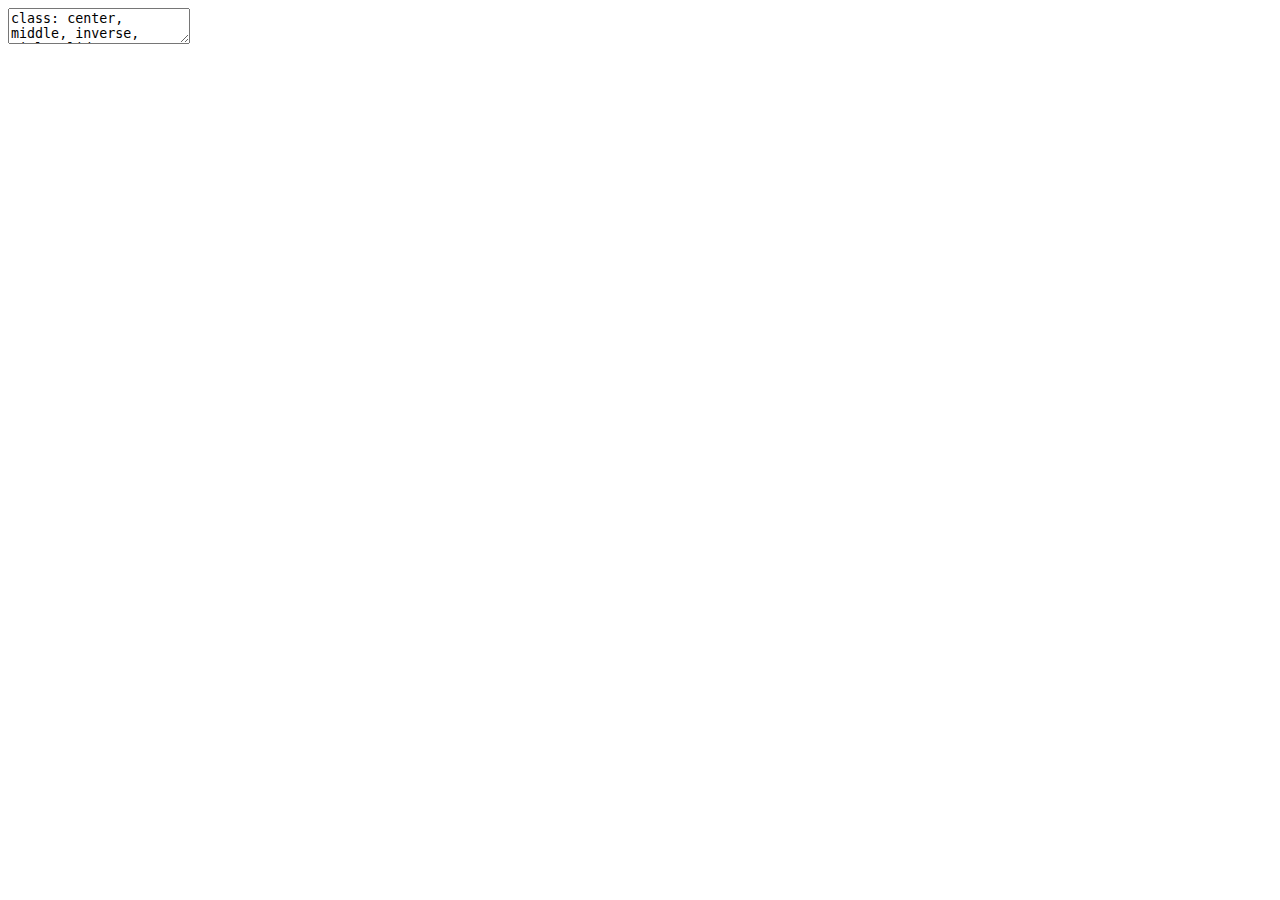
<file: python/index.html>
<!DOCTYPE html>
<html lang="" xml:lang="">
  <head>
    <title>Spatial Census data and mapping in Python</title>
    <meta charset="utf-8" />
    <meta name="author" content="Kyle Walker" />
    <meta name="date" content="2023-02-22" />
    <script src="libs/header-attrs-2.18/header-attrs.js"></script>
    <link rel="stylesheet" href="xaringan-themer.css" type="text/css" />
  </head>
  <body>
    <textarea id="source">
class: center, middle, inverse, title-slide

.title[
# Spatial Census data and mapping in Python
]
.subtitle[
## SSDAN Workshop Series
]
.author[
### Kyle Walker
]
.date[
### February 22, 2023
]

---




## About me

.pull-left[

* Associate Professor of Geography at TCU 

* Spatial data science researcher and consultant

* Package developer: __tidycensus__, __tigris__, __mapboxapi__, __crsuggest__, __idbr__ (R), __pygris__ (Python)

* Book: [_Analyzing US Census Data: Methods, Maps and Models in R_](https://walker-data.com/census-r/)
  - Just released on February 16!
  - To support these workshops: [buy on Amazon](https://www.amazon.com/Analyzing-US-Census-Data-Methods/dp/1032366443) or [direct from CRC Press](https://www.routledge.com/Analyzing-US-Census-Data-Methods-Maps-and-Models-in-R/Walker/p/book/9781032366449)

]

.pull-right[

&lt;img src=img/walker_crop.jpg&gt;

]

---

## SSDAN workshop series

* February 8: [Working with the 2021 American Community Survey with R and tidycensus](https://walker-data.com/umich-workshop-2023/acs-2021/#1)

* Last week (February 15): [Mapping and spatial analysis with ACS data in R](https://walker-data.com/umich-workshop-2023/spatial-data/#1)

* Today (February 22): [Spatial Census data and mapping in Python](https://walker-data.com/umich-workshop-2023/python/#1)

---

## Today's agenda

* Hour 1: An introduction to spatial data in Python

* Hour 2: Finding data and making maps in Python

* Hour 3: Doing GIS and spatial data analysis in Python

---

## Getting set up with Python

The _easiest_ way to follow along with today's workshop is to use Google Colab.  Access notebooks for each Part from the following links:

* [Part 1: An introduction to spatial data in Python](https://colab.research.google.com/drive/1IVQ1phTj2IlgYqIhz41jIepVe49fYnXR?usp=sharing)

* [Part 2: Finding data and making maps in Python](https://colab.research.google.com/drive/1lmXZwTFwSl5yZAfSRiOS8MNRDVz7eeci?usp=sharing)

* [Part 3: Doing GIS and spatial data analysis in Python](https://colab.research.google.com/drive/1DbGEqd0PqVXjQ_BEyooBkDKh5IRE7FeW?usp=sharing)

Advanced users can clone the repository and build a conda environment using the `environment.yml` file in the `python` folder:

```bash
conda env create -f environment.yml
conda activate ssdan-python
```



---
class: middle, center, inverse

## Part 1: An introduction to spatial data in Python

---

## PyData: Python for data science

&lt;img src="https://assets-global.website-files.com/63192998e5cab906c1b55f6e/633f7b517419ad7726816cfd_jake-pydata-eco-pycon-2017.png" style="width:500px"&gt;

.footnote[Image source: [Coiled](https://www.coiled.io/blog/pydata-dask#:~:text=The%20PyData%20stack%20for%20scientific,of%20industries%20and%20academic%20research.)]

---

## GeoPandas

&lt;img src="https://geopandas.org/en/stable/_images/geopandas_logo.png" style="width:600px"&gt;

* GeoPandas provides extensions to Pandas to allow for geographic data handling

* It is a _comprehensive_ package that helps you perform most core GIS tasks seamlessly in Python!

* Core data structure: the _GeoDataFrame_

---

## The TIGER/Line shapefiles

.pull-left[

&lt;img src=img/tiger_logo.png style="width: 350px"&gt;

]

.pull-right[

* TIGER: Topologically Integrated Geographic Encoding and Referencing database

* High-quality series of geographic datasets released by the US Census Bureau

* Distributed as _shapefiles_, a common GIS data format comprised of several related files

]

.footnote[Image source: [US Census Bureau](https://www2.census.gov/geo/pdfs/maps-data/data/tiger/tgrshp2020/TGRSHP2020_TechDoc.pdf)]



---

## Spatial Census data with __pygris__

* __pygris__: A brand-new Python package I wrote to simplify the process of getting Census shapefiles into your Python projects

* It is a near-feature-complete port of the R __tigris__ package which I've been maintaining for several years

* You can view the documentation at https://walker-data.com/pygris/; let's dive in!


---
class: middle, center, inverse

## Getting started with pygris

---

## How to use pygris

* You can `import pygris` to get access to all its functions, or import specific functions as you need them

* Most functions correspond to a particular Census geographic dataset (like counties)

```python
import pygris

nebraska_counties = pygris.counties(state = "NE")

```
---
class: middle, center, inverse

## Tour: getting to know Python and GeoPandas

---

## Plotting and viewing data

* GeoPandas includes two main methods for plotting data.  Static plots can be created with `.plot()`: 

```python
nebraska_counties.plot()
```

Interactive, browsable maps can be created with `.explore()`:

```python
nebraska_counties.explore()
```

---

&lt;img src="img/nebraska_counties.png" width="600px" /&gt;

---

## US Census Geography

&lt;img src=img/census_diagram.png style="width: 500px"&gt;

.footnote[Source: [US Census Bureau](https://www2.census.gov/geo/pdfs/reference/geodiagram.pdf)]

---

## Datasets available in pygris

* __Legal entities__: units that have legal significance in the US (e.g. states, counties)

* __Statistical entities__: units that are used to tabulate Census data but do not have legal standing (e.g. Census tracts or block groups)

* __Geographic features__: other geographic datasets provided by the Census Bureau that are not used for demographic tabulation (e.g. roads, water)

---

## Example: geographic features (lines)

```python
washtenaw_roads &lt;- pygris.roads(state = "MI", county = "Washtenaw")

washtenaw_roads.plot()
```

---

## Example: statistical entities (polygons)

```python
washtenaw_tracts = pygris.tracts(state = "MI", county = "Washtenaw")

washtenaw_tracts.plot()
```

---

## How pygris works

When you call a pygris function:

* By default, a shapefile corresponding to the function and arguments used will be downloaded from the Census FTP server and read into Python as a GeoDataFrame

* If the argument `cache = True` is used:
  - pygris builds a cache directory and saves the downloaded shapefile there
  - If `cache = True` is used a subsequent time, pygris will look in the cache directory instead of on the Census website for the shapefile so you don't have to re-download it
  - This option is very useful for large files!

---

## TIGER/Line vs. Cartographic Boundary shapefiles

* Question I've received over the years: "Why does Michigan look so weird?"

* The core TIGER/Line shapefiles include _water area_ that belongs to US states and counties

* Use the argument `cb = True` to obtain a _cartographic boundary shapefile_ pre-clipped to the US shoreline

* For some geographies, highly generalized (1:5 million and 1:20 million) shapefiles are available with the `resolution` argument

---

## TIGER/Line vs. Cartographic Boundary shapefiles

```python
import matplotlib.pyplot as plt

# Get the default TIGER/Line file for counties in Michigan
mi_tiger = pygris.counties(state = "MI", cache = True)

# Get the cartographic boundary file with cb = True
mi_cartographic = pygris.counties(state = "MI", cb = True, cache = True)

# Plot the two side-by-side to compare them
fig, ax = plt.subplots(ncols = 2, figsize = (10, 8))
mi_tiger.plot(ax = ax[0])
mi_cartographic.plot(ax = ax[1])

ax[0].set_title("TIGER/Line")
ax[1].set_title("Cartographic")
```

---

&lt;img src="img/tiger_vs_cb.png" width="600px" /&gt;


---
class: middle, center, inverse

## Working with geometries in pygris

---

## Shifting and rescaling the non-contiguous US

* A common problem when working with US data: how to represent non-contiguous parts of the country?

```python
us = pygris.states(cb = True, resolution = "20m")

us.plot(figsize = (12, 8))
```

---

&lt;img src="img/us_plot.png" width="800px" /&gt;

---

## The `shift_geometry()` function

* Use `shift_geometry()` to shift and optionally re-scale Alaska, Hawaii, and Puerto Rico

```python
from pygris.utils import shift_geometry

us_rescaled = shift_geometry(us)

us_rescaled.plot(figsize = (12, 8))
```

* Customize the display with `position` and `preserve_area` arguments

```python
us_shifted = shift_geometry(us, position = "outside", preserve_area = True)

us_shifted.plot(figsize = (12, 8))
```

---

&lt;img src="img/shift_geometry.png" width="600px" /&gt;


---

## Erasing water area

* While CB files are pre-clipped to the US shoreline, they don't always do a great job of representing water-rich areas.  For example:

```python
pinellas_tracts = pygris.tracts("FL", "Pinellas", cb = True)

pinellas_tracts.explore(tooltip = False, popup = True)
```

---

## Erasing water area

* Solution: the `erase_water()` function automates the removal of water areas from your polygons, using the `area_water()` function to acquire data under the hood

* Use the `area_threshold` argument to specify how much water area to remove (higher = only the largest water areas are removed)

```python
from pygris.utils import erase_water

pinellas_erase = erase_water(pinellas_tracts, area_threshold = 0.95)

pinellas_erase.explore(tooltip = False, popup = True)
```

---

## Part 1 exercises

1. Try out pygris! Explore available geographies in the pygris documentation and get data for a state and/or county of your choosing.  Plot the result with `.plot()` or `.explore()`. 

2. Try out all the available combinations of `shift_geometry()`.  Which configuration do you like the best?

---
class: middle, center, inverse

## Part 2: Finding data and making maps in Python

---

## Geographic data visualization in Python

* Many US datasets are aggregated to Census geographic areas, so pygris will fit well within a wide range of data analysis workflows on US topics

* We'll be looking at two mapping use-cases: 
  - Mapping data from the American Community Survey
  - Mapping externally-acquired US election data
  
---

## Finding Census data in Python

* In the previous two workshops, you learned about __tidycensus__, my R package for working with American Community Survey data (and other Census resources)

* I'm not going to write __tidycensus__ for Python.  However, we do have a number of options:
  - [cenpy](https://cenpy-devs.github.io/cenpy/api.html)
  - [census](https://github.com/datamade/census)
  - [CensusData](https://jtleider.github.io/censusdata/)
  - [censusdis](https://github.com/vengroff/censusdis)
  
* If you want to stick with pygris, you can use the `get_census()` function, inspired by the __censusapi__ R package

---

## Step 1: getting Census geographic data

```python
from pygris import tracts

nyc_counties = ["New York", "Bronx", "Richmond", 
                "Kings", "Queens"]

nyc_tracts = tracts(state = "NY", county = nyc_counties, cb = True,
                    year = 2021, cache = True)

nyc_tracts.plot()
```

---

## Step 2: getting demographic data from the ACS

* The `get_census()` function is inspired by the __censusapi__ R package, which can flexibly get data from any Census Bureau API endpoint

```python
from pygris.data import get_census

ny_college = get_census(dataset = "acs/acs5/profile",
                        variables = "DP02_0068PE",
                        year = 2021,
                        params = {
                          "for": "tract:*",
                          "in": "state:36"},
                        guess_dtypes = True,
                        return_geoid = True)
```

---

## How `get_census()` works

* `dataset` is the dataset name on the Census API you are connecting to; find datasets at https://api.census.gov/data.html

* `variables` is a string (or list of strings) representing the variable IDs you want for a given dataset. For the 2021 5-year ACS Data Profile, those variable IDs are found at https://api.census.gov/data/2021/acs/acs5/profile/variables.html.

* `year` is the year of your data (or end-year for a 5-year ACS sample)

* `params` is a dict of query parameters to send to the API. 

* `guess_dtypes` and `return_geoid`: used for some light pre-processing of our data

---

## A first map

* The `plot()` method in GeoPandas can be used to make a choropleth map with minimal code!

```python
nyc_merged = nyc_tracts.merge(ny_college, how = "inner", on = "GEOID")

nyc_merged.plot(column = "DP02_0068PE", legend = True, figsize = (10, 10))
```

---

&lt;img src="img/nyc1.png" width="500px" /&gt;

---

## Improving our plot

* By default, missing values are omitted from the map; we may want to fill them in

* We haven't erased water area from the map, creating a misleading representation of Manhattan (and other areas)

* We may want to choose a different color palette

* The legend colorbar is very large, and the gridlines may not be necessary

* We should add contextual information like a plot title

---

## Improving our plot

```python
from pygris.utils import erase_water
import matplotlib.pyplot as plt

nyc_erase = erase_water(nyc_merged, area_threshold = 0.9)

nyc_erase.plot(column = "DP02_0068PE", legend = True,
               figsize = (10, 10), cmap = "plasma",
               legend_kwds = dict(shrink = 0.5),
               missing_kwds = dict(color = "lightgrey"))

plt.title("Percent with bachelor's degree or higher\nNew York City, 2017-2021 ACS")

ax = plt.gca()

ax.set_axis_off()
```

---

&lt;img src="img/nyc2.png" width="500px" /&gt;

---

## Interactive choropleth mapping

* The `.explore()` method, like `.plot()`, can also be customized to make interactive choropleth maps

* Syntax is _similar to_, but not the same as, making maps with `.plot()`

```python
nyc_erase.explore(column = "DP02_0068PE")
```

---

## Customizing interative choropleth maps

* Like `.plot()`, `.explore()` has a wide range of options.  Arguments will differ as they get passed through to the underlying Folium / Leaflet engine

```python
nyc_subset = nyc_erase.filter(["GEOID", "DP02_0068PE", "geometry"])

nyc_subset.explore(column = "DP02_0068PE", cmap = "plasma",
                   tooltip = False, popup = True,
                   tiles = "CartoDB positron",
                   style_kwds = dict(weight = 0.5, nan_fill_color = "lightgrey"),
                   popup_kwds = dict(aliases = ["Census tract", "Percent"]),
                   legend_kwds = dict(caption = "Percent age 25+ with bachelor's degree"))
```

---
class: middle, center, inverse

## Workflow: election mapping

---

## Workflow: election mapping

* Task: make an informative county-level map of the 2020 US Presidential Election results

* It's not as easy as we might think!

* Extended tutorial on data wrangling for visualization and alternative map types for a given topic

---

## Acquiring and merging the data

* We can use a similar workflow to the previous section to make a first map:

```python
from pygris import counties
import pandas as pd

results2020 = pd.read_csv("https://raw.githubusercontent.com/tonmcg/US_County_Level_Election_Results_08-20/master/2020_US_County_Level_Presidential_Results.csv",
                          dtype = {"county_fips": "object"})
                          
results2020['per_dem'] = results2020['per_dem'] * 100
                          
us_counties = counties(cb = True, year = 2020)

us_election = us_counties.merge(results2020, left_on = "GEOID", right_on = "county_fips")

us_election.plot("per_dem", cmap = "RdBu", legend = True, figsize = (10, 8))
```

---

&lt;img src="img/election1.png" width="750px" /&gt;

---

## Problems with our map

* Hawaii is distant from the continental United States...

* And Alaska is missing entirely, as it tabulates votes by state legislative district, not by county!

* Workflow: get and clean state legislative districts for Alaska; stitch it together with the remaining US counties; then use `shift_geometry()` for a better map

---

## Wrangling Census geometries

* Task: use pygris to get Alaska House districts, then remove Alaska counties from the counties dataset and replace them with the House districts

```python
from pygris import state_legislative_districts

ak_districts = state_legislative_districts("AK", cb = True, house = "lower", year = 2020)

# We remove Alaska counties from the counties dataset, then align the columns of our data
us_counties_noak = us_counties.query('GEOID != "02"').filter(['GEOID', 'geometry'])
ak_geoid_only = ak_districts.filter(['GEOID', 'geometry'])

# In the election file, Alaska districts start with "029" instead of "020"
ak_geoid_only['GEOID'] = ak_geoid_only['GEOID'].str.replace('020', '029', n = 1)

# Combine spatial datasets with pd.concat()
us_election_counties = pd.concat([us_counties_noak, ak_geoid_only])
```

---

## Merging, shifting, and mapping

```python
from pygris.utils import shift_geometry

us_election_geo = us_election_counties.merge(results2020, left_on = "GEOID", 
                                             right_on = "county_fips")
                                             
us_election_shift = shift_geometry(us_election_geo)

us_election_shift.plot(column = "per_dem", cmap = "RdBu", legend = True, figsize = (20, 15),
                       linewidth = 0.1, legend_kwds = {"shrink": 0.5})
```

---

&lt;img src="img/election2.png" width="750px" /&gt;

---

## Does the map work well?

* Problem with election maps: land doesn't vote!

* Solutions: value-by-alpha maps, graduated symbol maps

---

## Value-by-alpha mapping

* Principle: modify the opacity of polygons based on the value of a second variable (e.g., total votes cast)

* Our workflow: calculate a percentile column based on total votes cast, which will be used as a 0 to 1 transparency value (requires matplotlib &gt;= 3.3)

```python
us_election_shift['percentile'] = us_election_shift['total_votes'].rank(pct = True)

us_election_shift.plot(column = "per_dem", cmap = "RdBu", legend = True, figsize = (20, 15),
                       legend_kwds = {"shrink": 0.5}, alpha = us_election_shift['percentile'],
                       linewidth = 0.1)
```

---

&lt;img src="img/electionalpha.png" width="750px" /&gt;

---

## Graduated symbol mapping

* While the value-by-alpha map removes the high-intensity colors from low-population areas, low-population areas still occupy most of the visual space on the map

* A solution is a _graduated symbol map_ in which symbol sizes are proportional to total votes cast

* Method: create a dataset of _centroids_ for each county, and plot those centroids over a base layer of counties as reference

---

## Graduated symbol mapping

```python
# Get the centroids
centers = us_election_shift.copy()
centers['geometry'] = us_election_shift.centroid
centers['votes_scaled'] = centers['total_votes'] / 1000

# Make the map
fig, ax = plt.subplots(figsize = (20, 15))

us_election_shift.plot(color = "lightgrey", ax = ax, linewidth = 0.1)
centers.plot(markersize = "votes_scaled", column = "per_dem", cmap = "RdBu", 
             k = 7, ax = ax, legend = True, alpha = 0.5, legend_kwds = dict(shrink = 0.5))

ax.set_axis_off()
plt.title("2020 Presidential Election Results by County\nValues represent % voting for President Biden; circle sizes relative to total votes cast",
          fontsize = 14)
```

---

&lt;img src="img/election3.png" width="750px" /&gt;

---


## Part 2 exercises

Visit https://api.census.gov/data/2021/acs/acs5/profile/variables.html and find another variable from the ACS Data Profile to map.  

* Choose a different state / county configuration (or, keep NYC if you want)

* Swap in your new variable to `get_census()` and try re-producing one of the maps we made

---
class: middle, center, inverse

## Part 3: Doing GIS and spatial data analysis in Python

---

## GIS and spatial data analysis in Python

* Many common GIS tasks are available as GeoDataFrame methods

* For more advanced spatial data analysis tasks, the PySAL suite of packages is best-in-class

* In Part 3, we will:
  - Explore GIS methods with pygris and GeoPandas
  - Solve a territory planning problem with PySAL
  
---
class: middle, center, inverse

## GIS methods with pygris and geopandas

---

## Geocoding

* __Geocoding__: the process of converting a _description of a place_ to _geographic coordinates_

* Typically, that description will be an address

* pygris makes the Census geocoder available in its `geocode` module
  - Advantages: free to use without an API key, returns the Census block of the location along with the longitude / latitude coordinates
  - Disadvantages: uses _street centerlines_ rather than _rooftop_ geocoding, which can lead to a loss in accuracy compared to commercial geocoders
  
---

## Geocoding with pygris

* `geocode.geocode()` returns the longitude and latitude coordinates of an input address along with the Census block; `geocode.geolookup()` returns Census geography for an input longitude / latitude pair

```python
from pygris.geocode import geocode

geocode("426 Thompson St, Ann Arbor MI 48106")
```

---

## Geocoding with pygris

* Use `as_gdf = True` to return a GeoDataFrame that can be mapped

```python
ssdan = geocode("426 Thompson St, Ann Arbor MI 48106", as_gdf = True)

ssdan.explore(marker_type = "marker")
```

---

## Geocoding and custom queries

* `geocode.geocode()` powers custom queries in pygris functions, helping users extract Census shapes within a certain distance of an address

```python
from pygris import tracts

ssdan_tracts = tracts(state = "MI", cb = True, 
                      subset_by = {"426 Thompson St, Ann Arbor MI 48106": 5000})
                      
ssdan_tracts.explore()

```

---

## GIS operations in GeoPandas

* The `subset_by` argument in pygris allows you to retrieve rows that _intersect_ an input shape

* In some cases, you may want more fine-grained control over the rows you return

* Solution: _spatial filtering_ using _spatial predicates_

---

## Finding Census tracts in a metro area

* In Census data analysis, we will commonly want to know what Census tracts fall within a metropolitan area

* This information is not stored in the tract shapefiles directly, and we may not know all the county names within a metro beforehand

* Let's replicate the example given in [Section 7.1 of _Analyzing US Census Data_](https://walker-data.com/census-r/spatial-analysis-with-us-census-data.html#spatial-overlay) using Python

---

## Getting relevant data with pygris

* For a multi-state metro area, we can use a list comprehension to get relevant Census tracts then visualize which tracts fall within a metro area

```python
import pandas as pd
import matplotlib.pyplot as plt
from pygris import core_based_statistical_areas

ks_mo_tracts = pd.concat([tracts(state = x, cb = True) for x in ["KS", "MO"]])

kc_metro = core_based_statistical_areas(cb = True).query("GEOID == '28140'")

fig, ax = plt.subplots(figsize = (10, 10))

ks_mo_tracts.plot(color = "white", edgecolor = "lightgrey", ax = ax)
kc_metro.plot(edgecolor = "red", facecolor = "none", ax = ax)
```

---

&lt;img src="img/kc1.png" width="700px" /&gt;

---

## Finding intersecting Census tracts

* Intersecting Census tracts could be found with `subset_by`, or with the `intersects()` method in GeoPandas

```python
kc_intersects = ks_mo_tracts.intersects(kc_metro.geometry.iloc[0])

kc_tracts = ks_mo_tracts.loc[kc_intersects]

fig, ax = plt.subplots(figsize = (10, 10))

kc_tracts.plot(color = "white", edgecolor = "lightgrey", ax = ax)
kc_metro.plot(edgecolor = "red", facecolor = "none", ax = ax)

```

---

&lt;img src="img/kc2.png" width="400px" /&gt;

---

## Finding tracts _within_ a metro area

* Given that Census shapefiles from the same year align with one another, we can use `.within()` to cleanly identify Census tracts inside a metro area

```python
kc_within = ks_mo_tracts.within(kc_metro.geometry.iloc[0])

kc_tracts_within = ks_mo_tracts.loc[kc_within]

fig, ax = plt.subplots(figsize = (10, 10))

kc_tracts_within.plot(color = "white", edgecolor = "lightgrey", ax = ax)
kc_metro.plot(edgecolor = "red", facecolor = "none", ax = ax)

```

---

&lt;img src="img/kc3.png" width="400px" /&gt;

---
class: middle, center, inverse

## Advanced example: territory planning in Python

---

## Territory planning / regionalization

* A common use-case for Census data is to identify _coherent territories_ that can be used for social services provision, public health, sales planning, or many other applications

* This can be accomplished in Python with _regionalization_, implemented with PySAL and the spopt package

* Let's produce an example of regionalization adapted from [Section 8.5.2 of _Analyzing US Census Data](https://walker-data.com/census-r/modeling-us-census-data.html#spatial-clustering-regionalization)

---

## Identifying relevant metrics

* Regionalization attempts to generate "regions" that are both _spatially contiguous_ and relatively _homogeneous_ with respect to one or more characteristics

* Let's grab some demographic data using `get_census()` that we can use for our Kansas City tracts.  We'll use the following variables from the Data Profile: 
  - `DP02_0068PE`: Percent age 25+ with a bachelor's degree or higher
  - `DP04_0007PE`: Percent single-family housing
  - `DP05_0018E`: Median age
  
---

## Identifying relevant metrics

```python
from pygris.data import get_census

vars = ["DP02_0068PE", "DP04_0007PE", "DP05_0018E"]

metrics = get_census(dataset = "acs/acs5/profile",
                     variables = vars,
                     year = 2021,
                     params = {
                       "for": "tract:*",
                       "in": "state:20,29"},
                     guess_dtypes = True,
                     return_geoid = True)
```

---

## Preparing the data

* We'll merge the `metrics` dataset to our Kansas City Census tracts dataset

```python
kc_metrics = kc_tracts_within.merge(metrics, on = "GEOID").fillna(0)
```

* Missing values are filled with 0 to avoid _islands_

---

## Defining spatial weights

* We'll use PySAL to define polygon "contiguity" - that is, how Census tracts are determined to neighbor one another

* We are using _queen's case contiguity_ in which tracts are considered to be neighbors if they share at least one vertex

* PySAL's __splot__ package can plot the contiguity weights

```python
from libpysal import weights
from splot.libpysal import plot_spatial_weights

w = weights.contiguity.Queen.from_dataframe(kc_metrics)

plot_spatial_weights(w, kc_metrics)
```

---

&lt;img src="img/weights.png" width="400px" /&gt;

---

## Building and solving the model

* We'll use the SKATER algorithm, implemented in the spopt package for spatial optimization

```python
from spopt.region import Skater
import numpy
numpy.random.seed(1983)

skater_model = Skater(
    kc_metrics,
    w,
    attrs_name = vars,
    n_clusters = 10,
    floor = 10
)

skater_model.solve()
```

---

## Evaluating the model

* We can grab the `labels_` attribute from the solved regionalization model, and add it to our tracts dataset as a column for visualization

```python
kc_metrics['Region'] = skater_model.labels_

kc_metrics.plot(column = "Region", categorical = True, figsize = (8, 10),
                legend = True)
```

---

&lt;img src="img/skater.png" width="300px" /&gt;



---
class: middle, center, inverse

## Thank you for attending!

    </textarea>
<style data-target="print-only">@media screen {.remark-slide-container{display:block;}.remark-slide-scaler{box-shadow:none;}}</style>
<script src="https://remarkjs.com/downloads/remark-latest.min.js"></script>
<script>var slideshow = remark.create({
"highlightStyle": "github",
"highlightLines": true,
"countIncrementalSlides": false,
"ratio": "16:9"
});
if (window.HTMLWidgets) slideshow.on('afterShowSlide', function (slide) {
  window.dispatchEvent(new Event('resize'));
});
(function(d) {
  var s = d.createElement("style"), r = d.querySelector(".remark-slide-scaler");
  if (!r) return;
  s.type = "text/css"; s.innerHTML = "@page {size: " + r.style.width + " " + r.style.height +"; }";
  d.head.appendChild(s);
})(document);

(function(d) {
  var el = d.getElementsByClassName("remark-slides-area");
  if (!el) return;
  var slide, slides = slideshow.getSlides(), els = el[0].children;
  for (var i = 1; i < slides.length; i++) {
    slide = slides[i];
    if (slide.properties.continued === "true" || slide.properties.count === "false") {
      els[i - 1].className += ' has-continuation';
    }
  }
  var s = d.createElement("style");
  s.type = "text/css"; s.innerHTML = "@media print { .has-continuation { display: none; } }";
  d.head.appendChild(s);
})(document);
// delete the temporary CSS (for displaying all slides initially) when the user
// starts to view slides
(function() {
  var deleted = false;
  slideshow.on('beforeShowSlide', function(slide) {
    if (deleted) return;
    var sheets = document.styleSheets, node;
    for (var i = 0; i < sheets.length; i++) {
      node = sheets[i].ownerNode;
      if (node.dataset["target"] !== "print-only") continue;
      node.parentNode.removeChild(node);
    }
    deleted = true;
  });
})();
// add `data-at-shortcutkeys` attribute to <body> to resolve conflicts with JAWS
// screen reader (see PR #262)
(function(d) {
  let res = {};
  d.querySelectorAll('.remark-help-content table tr').forEach(tr => {
    const t = tr.querySelector('td:nth-child(2)').innerText;
    tr.querySelectorAll('td:first-child .key').forEach(key => {
      const k = key.innerText;
      if (/^[a-z]$/.test(k)) res[k] = t;  // must be a single letter (key)
    });
  });
  d.body.setAttribute('data-at-shortcutkeys', JSON.stringify(res));
})(document);
(function() {
  "use strict"
  // Replace <script> tags in slides area to make them executable
  var scripts = document.querySelectorAll(
    '.remark-slides-area .remark-slide-container script'
  );
  if (!scripts.length) return;
  for (var i = 0; i < scripts.length; i++) {
    var s = document.createElement('script');
    var code = document.createTextNode(scripts[i].textContent);
    s.appendChild(code);
    var scriptAttrs = scripts[i].attributes;
    for (var j = 0; j < scriptAttrs.length; j++) {
      s.setAttribute(scriptAttrs[j].name, scriptAttrs[j].value);
    }
    scripts[i].parentElement.replaceChild(s, scripts[i]);
  }
})();
(function() {
  var links = document.getElementsByTagName('a');
  for (var i = 0; i < links.length; i++) {
    if (/^(https?:)?\/\//.test(links[i].getAttribute('href'))) {
      links[i].target = '_blank';
    }
  }
})();
// adds .remark-code-has-line-highlighted class to <pre> parent elements
// of code chunks containing highlighted lines with class .remark-code-line-highlighted
(function(d) {
  const hlines = d.querySelectorAll('.remark-code-line-highlighted');
  const preParents = [];
  const findPreParent = function(line, p = 0) {
    if (p > 1) return null; // traverse up no further than grandparent
    const el = line.parentElement;
    return el.tagName === "PRE" ? el : findPreParent(el, ++p);
  };

  for (let line of hlines) {
    let pre = findPreParent(line);
    if (pre && !preParents.includes(pre)) preParents.push(pre);
  }
  preParents.forEach(p => p.classList.add("remark-code-has-line-highlighted"));
})(document);</script>

<script>
slideshow._releaseMath = function(el) {
  var i, text, code, codes = el.getElementsByTagName('code');
  for (i = 0; i < codes.length;) {
    code = codes[i];
    if (code.parentNode.tagName !== 'PRE' && code.childElementCount === 0) {
      text = code.textContent;
      if (/^\\\((.|\s)+\\\)$/.test(text) || /^\\\[(.|\s)+\\\]$/.test(text) ||
          /^\$\$(.|\s)+\$\$$/.test(text) ||
          /^\\begin\{([^}]+)\}(.|\s)+\\end\{[^}]+\}$/.test(text)) {
        code.outerHTML = code.innerHTML;  // remove <code></code>
        continue;
      }
    }
    i++;
  }
};
slideshow._releaseMath(document);
</script>
<!-- dynamically load mathjax for compatibility with self-contained -->
<script>
(function () {
  var script = document.createElement('script');
  script.type = 'text/javascript';
  script.src  = 'https://mathjax.rstudio.com/latest/MathJax.js?config=TeX-MML-AM_CHTML';
  if (location.protocol !== 'file:' && /^https?:/.test(script.src))
    script.src  = script.src.replace(/^https?:/, '');
  document.getElementsByTagName('head')[0].appendChild(script);
})();
</script>
  </body>
</html>
</file>
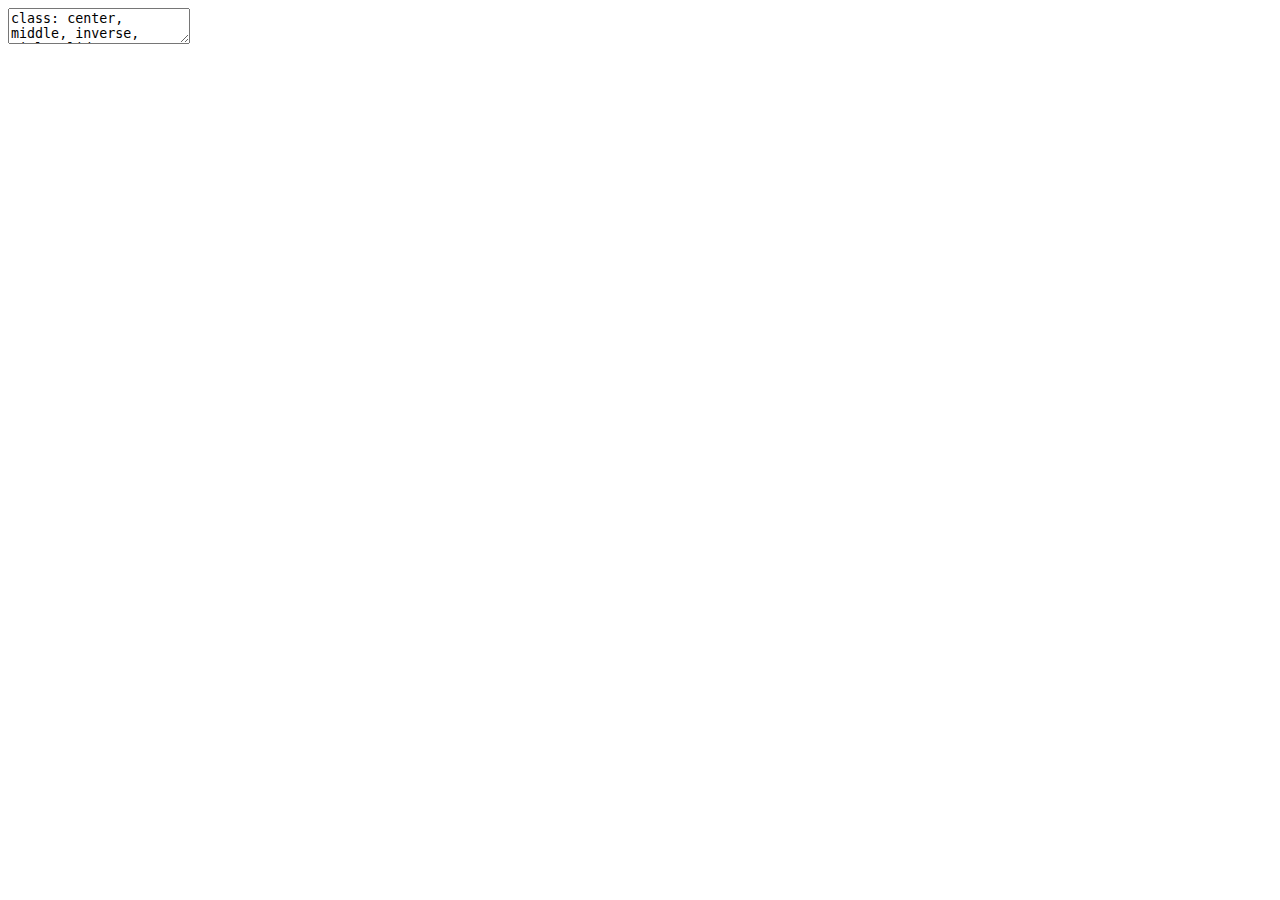
<file: spatial-data/index.html>
<!DOCTYPE html>
<html lang="" xml:lang="">
  <head>
    <title>Mapping and spatial analysis with ACS data in R</title>
    <meta charset="utf-8" />
    <meta name="author" content="Kyle Walker" />
    <meta name="date" content="2023-02-15" />
    <script src="libs/header-attrs/header-attrs.js"></script>
    <link rel="stylesheet" href="xaringan-themer.css" type="text/css" />
  </head>
  <body>
    <textarea id="source">
class: center, middle, inverse, title-slide

.title[
# Mapping and spatial analysis with ACS data in R
]
.subtitle[
## SSDAN Workshop Series
]
.author[
### Kyle Walker
]
.date[
### February 15, 2023
]

---






## About me

.pull-left[

* Associate Professor of Geography at TCU 

* Spatial data science researcher and consultant

* Package developer: __tidycensus__, __tigris__, __mapboxapi__, __crsuggest__, __idbr__ (R), __pygris__ (Python)

* Book: [_Analyzing US Census Data: Methods, Maps and Models in R_](https://walker-data.com/census-r/)
  - Print release date February 16 (tomorrow!)
  - To support these workshops: [buy on Amazon](https://www.amazon.com/Analyzing-US-Census-Data-Methods/dp/1032366443) or [direct from CRC Press](https://www.routledge.com/Analyzing-US-Census-Data-Methods-Maps-and-Models-in-R/Walker/p/book/9781032366449)

]

.pull-right[

&lt;img src=img/walker_crop.jpg&gt;

]

---

## SSDAN workshop series

* Last week (February 8): [Working with the 2021 American Community Survey with R and tidycensus](https://walker-data.com/umich-workshop-2023/acs-2021/#1)

* Today: Mapping and spatial analysis with ACS data in R

* Next week (February 22): Working with geographic data and making maps in Python

---

## Today's agenda

* Hour 1: Working with "spatial" American Community Survey data

* Hour 2: Making maps of ACS data in R

* Hour 3: Applications: segregation, diversity, and location intelligence

---
class: middle, center, inverse

## Part 1: Working with "spatial" American Community Survey data

---

## The American Community Survey

* Annual survey of 3.5 million US households 

* Covers topics not available in decennial US Census data (e.g. income, education, language, housing characteristics)

* Available as 1-year estimates (for geographies of population 65,000 and greater) and 5-year estimates (for geographies down to the block group)
  - 2020 1-year data only available as [experimental estimates](https://www.census.gov/programs-surveys/acs/data/experimental-data.html)

* Data delivered as _estimates_ characterized by _margins of error_

---

## How to get ACS data

* [data.census.gov](https://data.census.gov) is the main, revamped interactive data portal for browsing and downloading Census datasets, including the ACS

* [The US Census __A__pplication __P__rogramming __Interface__ (API)](https://www.census.gov/data/developers/data-sets.html) allows developers to access Census data resources programmatically

---

## tidycensus

* R interface to the Decennial Census, American Community Survey, Population Estimates Program, and Public Use Microdata Series APIs

* Key features: 
  - Wrangles Census data internally to return tidyverse-ready format (or traditional wide format if requested);
  
  - Automatically downloads and merges Census geometries to data for mapping (next week's workshop!); 
  
  - Includes tools for handling margins of error in the ACS and working with survey weights in the ACS PUMS;
  
  - States and counties can be requested by name (no more looking up FIPS codes!)
  
---

## R and RStudio

* R: programming language and software environment for data analysis (and wherever else your imagination can take you!)

* RStudio: integrated development environment (IDE) for R developed by [Posit](https://posit.co/)

* Posit Cloud: run RStudio with today's workshop pre-configured at https://posit.cloud/content/5377428

---

## Getting started with tidycensus

* To get started, install the packages you'll need for today's workshop

* If you are using the Posit Cloud environment, these packages are already installed for you


```r
install.packages(c("tidycensus", "tidyverse"))
```

* Optional, to run advanced examples:


```r
install.packages(c("mapview", "mapedit", "mapboxapi", 
                   "leafsync", "spdep", "segregation",
                   "ggiraph"))
```

---

## Optional: your Census API key

* tidycensus (and the Census API) can be used without an API key, but you will be limited to 500 queries per day

* Power users: visit https://api.census.gov/data/key_signup.html to request a key, then activate the key from the link in your email. 

* Once activated, use the `census_api_key()` function to set your key as an environment variable


```r
library(tidycensus)

census_api_key("YOUR KEY GOES HERE", install = TRUE)
```

---
class: middle, center, inverse

## Spatial Census data in tidycensus

---

## Spatial Census data: the old way

Traditionally, getting "spatial" Census data requires: 

--

* Fetching shapefiles from the Census website;

--

* Downloading a CSV of data, cleaning/formatting it;

--

* Loading geometries and data into your GIS of choice;

--

* Aligning key fields in your GIS and joining your data

---

## Spatial Census data with `get_acs()`

* The `get_acs()` function is your portal to access ACS data using tidycensus

* The two required arguments are `geography` and `variables`.  The function defaults to the 2017-2021 5-year ACS

* The argument `geometry = TRUE` returns pre-joined geometry along with your ACS data!


```r
library(tidycensus)

texas_income &lt;- get_acs(
  geography = "county",
  variables = "B19013_001",
  state = "TX",
  year = 2021,
  geometry = TRUE
)

plot(texas_income["estimate"])
```

---

&lt;img src="img/tx_income.png" width="850px" /&gt;

---

## Looking under the hood: _simple features_ in R

.pull-left[

&lt;img src="https://user-images.githubusercontent.com/520851/34887433-ce1d130e-f7c6-11e7-83fc-d60ad4fae6bd.gif" style="width: 400px"&gt;

]

.pull-right[

* The sf package implements a _simple features data model_ for vector spatial data in R

* Vector geometries: _points_, _lines_, and _polygons_ stored in a list-column of a data frame

]

---

* Spatial data are returned with five data columns: `GEOID`, `NAME`, `variable`, `estimate`, and `moe`, along with a `geometry` column representing the shapes of locations


```r
texas_income
```

```
## Simple feature collection with 254 features and 5 fields
## Geometry type: MULTIPOLYGON
## Dimension:     XY
## Bounding box:  xmin: -106.6456 ymin: 25.83738 xmax: -93.50829 ymax: 36.5007
## Geodetic CRS:  NAD83
## First 10 features:
##    GEOID                      NAME   variable estimate  moe
## 1  48053      Burnet County, Texas B19013_001    65363 4694
## 2  48057     Calhoun County, Texas B19013_001    61887 9517
## 3  48341       Moore County, Texas B19013_001    55543 3786
## 4  48185      Grimes County, Texas B19013_001    59086 4414
## 5  48035      Bosque County, Texas B19013_001    59328 3702
## 6  48471      Walker County, Texas B19013_001    44104 1820
## 7  48407 San Jacinto County, Texas B19013_001    46678 6190
## 8  48005    Angelina County, Texas B19013_001    52377 3075
## 9  48443     Terrell County, Texas B19013_001    47012 5245
## 10 48421     Sherman County, Texas B19013_001    55667 9007
##                          geometry
## 1  MULTIPOLYGON (((-98.45924 3...
## 2  MULTIPOLYGON (((-96.77168 2...
## 3  MULTIPOLYGON (((-102.163 36...
## 4  MULTIPOLYGON (((-96.18831 3...
## 5  MULTIPOLYGON (((-98.00068 3...
## 6  MULTIPOLYGON (((-95.86227 3...
## 7  MULTIPOLYGON (((-95.35886 3...
## 8  MULTIPOLYGON (((-95.00488 3...
## 9  MULTIPOLYGON (((-102.5669 3...
## 10 MULTIPOLYGON (((-102.1628 3...
```

---

## Interactive viewing with `mapview()`

.pull-left[

&lt;img src="https://github.com/tim-salabim/mvl/blob/cstriestohelp/imagery/animated/box_anim.gif?raw=true" style="width: 400px"&gt;

]

.pull-right[

* The __mapview__ package allows for interactive viewing of spatial data in R


```r
library(mapview)

mapview(texas_income, zcol = "estimate")
```


]
---

&lt;iframe src="img/tx_mapview.html" width="850px" height="600px" data-external="1"&gt;&lt;/iframe&gt;

---
class: middle, center, inverse

## Understanding geography and variables in tidycensus

---

## US Census Geography

&lt;img src=img/census_diagram.png style="width: 500px"&gt;

.footnote[Source: [US Census Bureau](https://www2.census.gov/geo/pdfs/reference/geodiagram.pdf)]

---

## Geography in tidycensus

* Information on available geographies, and how to specify them, can be found [in the tidycensus documentation](https://walker-data.com/tidycensus/articles/basic-usage.html#geography-in-tidycensus-1)

&lt;img src=img/tidycensus_geographies.png style="width: 650px"&gt;


---

## Searching for variables

* To search for variables, use the `load_variables()` function along with a year and dataset

* For the 2021 5-year ACS, use `"acs5"` for the Detailed Tables; `"acs5/profile"` for the Data Profile; `"acs5/subject"` for the Subject Tables; and `"acs5/cprofile"` for the Comparison Profile

* The `View()` function in RStudio allows for interactive browsing and filtering


```r
vars &lt;- load_variables(2021, "acs5")

View(vars)
```

---

## Small-area spatial demographic data

* Smaller areas like Census tracts or block groups are available with `geography = "tract"` or `geography = "block group"`; a county can optionally be specified to focus your query


```r
king_income &lt;- get_acs(
  geography = "tract",
  variables = "B19013_001",
  state = "WA",
  county = "King",
  geometry = TRUE
)

mapview(king_income, zcol = "estimate")
```

---

&lt;iframe src="img/king_mapview.html" width="850px" height="600px" data-external="1"&gt;&lt;/iframe&gt;


---
class: middle, center, inverse

## Spatial data structure in tidycensus

---

## "Tidy" or long-form data

.pull-left[

* The default data structure returned by __tidycensus__ is "tidy" or long-form data, with variables by geography stacked by row

* For spatial data, this means that geometries will also be stacked, which is helpful for group-wise analysis and visualization

]

.pull-right[



```r
orange_race &lt;- get_acs(
  geography = "tract",
  variables = c(
    Hispanic = "DP05_0071P",
    White = "DP05_0077P",
    Black = "DP05_0078P",
    Asian = "DP05_0080P"
  ),
  state = "CA",
  county = "Orange",
  geometry = TRUE
)
```

]

---


```r
orange_race
```

```
## Simple feature collection with 2456 features and 5 fields (with 4 geometries empty)
## Geometry type: MULTIPOLYGON
## Dimension:     XY
## Bounding box:  xmin: -118.1154 ymin: 33.38779 xmax: -117.4133 ymax: 33.94764
## Geodetic CRS:  NAD83
## First 10 features:
##          GEOID                                           NAME variable estimate
## 1  06059011402 Census Tract 114.02, Orange County, California Hispanic     21.4
## 2  06059011402 Census Tract 114.02, Orange County, California    White     51.7
## 3  06059011402 Census Tract 114.02, Orange County, California    Black      1.3
## 4  06059011402 Census Tract 114.02, Orange County, California    Asian     19.6
## 5  06059087403 Census Tract 874.03, Orange County, California Hispanic     87.4
## 6  06059087403 Census Tract 874.03, Orange County, California    White      8.1
## 7  06059087403 Census Tract 874.03, Orange County, California    Black      0.3
## 8  06059087403 Census Tract 874.03, Orange County, California    Asian      3.8
## 9  06059011716 Census Tract 117.16, Orange County, California Hispanic     27.7
## 10 06059011716 Census Tract 117.16, Orange County, California    White     38.6
##    moe                       geometry
## 1  5.3 MULTIPOLYGON (((-117.9137 3...
## 2  8.1 MULTIPOLYGON (((-117.9137 3...
## 3  1.9 MULTIPOLYGON (((-117.9137 3...
## 4  9.2 MULTIPOLYGON (((-117.9137 3...
## 5  5.4 MULTIPOLYGON (((-117.9154 3...
## 6  3.6 MULTIPOLYGON (((-117.9154 3...
## 7  0.4 MULTIPOLYGON (((-117.9154 3...
## 8  3.3 MULTIPOLYGON (((-117.9154 3...
## 9  7.2 MULTIPOLYGON (((-117.8632 3...
## 10 9.5 MULTIPOLYGON (((-117.8632 3...
```


---

## "Wide" data 

.pull-left[

* The argument `output = "wide"` spreads Census variables across the columns, returning one row per geographic unit and one column per variable

* This will be a more familiar data structure for traditional desktop GIS users

]

.pull-right[


```r
orange_race_wide &lt;- get_acs(
  geography = "tract",
  variables = c(
    Hispanic = "DP05_0071P",
    White = "DP05_0077P",
    Black = "DP05_0078P",
    Asian = "DP05_0080P"
  ),
  state = "CA",
  county = "Orange",
  geometry = TRUE,
* output = "wide"
)
```

]

---


```r
orange_race_wide
```

```
## Simple feature collection with 614 features and 10 fields (with 1 geometry empty)
## Geometry type: MULTIPOLYGON
## Dimension:     XY
## Bounding box:  xmin: -118.1154 ymin: 33.38779 xmax: -117.4133 ymax: 33.94764
## Geodetic CRS:  NAD83
## First 10 features:
##          GEOID                                            NAME HispanicE
## 1  06059011402  Census Tract 114.02, Orange County, California      21.4
## 2  06059087403  Census Tract 874.03, Orange County, California      87.4
## 3  06059011716  Census Tract 117.16, Orange County, California      27.7
## 4  06059075504  Census Tract 755.04, Orange County, California      37.6
## 5  06059063902  Census Tract 639.02, Orange County, California      25.7
## 6  06059099222  Census Tract 992.22, Orange County, California      15.8
## 7  06059088403  Census Tract 884.03, Orange County, California      57.8
## 8  06059110108 Census Tract 1101.08, Orange County, California      39.2
## 9  06059011403  Census Tract 114.03, Orange County, California      56.6
## 10 06059087505  Census Tract 875.05, Orange County, California      68.9
##    HispanicM WhiteE WhiteM BlackE BlackM AsianE AsianM
## 1        5.3   51.7    8.1    1.3    1.9   19.6    9.2
## 2        5.4    8.1    3.6    0.3    0.4    3.8    3.3
## 3        7.2   38.6    9.5    0.5    0.9   30.4    5.2
## 4        9.4   46.1    7.1    1.9    2.2    9.5    3.5
## 5        7.1   56.6    8.7    1.7    1.3   10.4    4.9
## 6        5.7   18.6    8.9    1.4    1.6   58.5    9.6
## 7        9.5   16.3    5.9    1.1    0.8   24.2    7.9
## 8       15.7   40.4   11.4    3.4    3.5   12.4    6.2
## 9        6.6   29.8    5.6    0.5    0.6    7.7    2.3
## 10       6.6   11.5    4.2    3.5    3.0   12.7    5.4
##                          geometry
## 1  MULTIPOLYGON (((-117.9137 3...
## 2  MULTIPOLYGON (((-117.9154 3...
## 3  MULTIPOLYGON (((-117.8632 3...
## 4  MULTIPOLYGON (((-117.8343 3...
## 5  MULTIPOLYGON (((-117.9195 3...
## 6  MULTIPOLYGON (((-117.9723 3...
## 7  MULTIPOLYGON (((-117.9151 3...
## 8  MULTIPOLYGON (((-118.0842 3...
## 9  MULTIPOLYGON (((-117.9155 3...
## 10 MULTIPOLYGON (((-117.9328 3...
```


---
class: middle, center, inverse

## Working with Census geometry

---

## Census geometry and the __tigris__ R package

.pull-left[
&lt;img src="https://raw.githubusercontent.com/walkerke/tigris/master/tools/readme/tigris_sticker.png" style="width: 400px"&gt;
]

.pull-right[

* tidycensus uses the __tigris__ R package internally to acquire Census shapefiles

* By default, the [Cartographic Boundary shapefiles](https://www.census.gov/geographies/mapping-files/time-series/geo/carto-boundary-file.html) are used, which are pre-clipped to the US shoreline

* tigris offers a number of features to help with acquisition and display of spatial ACS data - I'll highlight one in each part of the workshop!

]

---

## Problem: interior water areas

.pull-left[

* Let's re-visit the King County income-by-Census tract map

* Areas like Mercer Island are obscured as Census tracts cover the entirety of Lake Washington

]

.pull-right[

* `erase_water()` in the __tigris__ package offers a solution; it automates the removal of water areas from your shapes


```r
library(tigris)
library(sf)
sf_use_s2(FALSE)

king_erase &lt;- erase_water(king_income, 
                          area_threshold = 0.9, 
                          year = 2021)

mapview(king_erase, zcol = "estimate")
```


]


---

&lt;iframe src="img/king_erase.html" width="850px" height="600px" data-external="1"&gt;&lt;/iframe&gt;

---


## Part 1 exercises

1. Use the `load_variables()` function to find a variable that interests you that we haven't used yet.  

2. Use `get_acs()` to fetch spatial ACS data on that variable for a geography and location of your choice, then use `mapview()` to display your data interactively.

---
class: middle, center, inverse

## Part 2: Mapping ACS data

---

## Mapping in R

* R has a robust set of tools for cartographic visualization that make it a suitable alternative to desktop GIS software in many instances

* Popular packages for cartography include __ggplot2__, __tmap__, and __mapsf__

* Today, we'll be focusing on ggplot2; [see Chapter 6 of my book for similar examples using tmap](https://walker-data.com/census-r/)

---

## ggplot2 and `geom_sf()`

* ggplot2: R's most popular visualization package (over 105 million downloads!)

* ggplot2 graphics are defined by an _aesthetic mapping_ and one or more _geoms_

* `geom_sf()` is a special geom that interprets the geometry type of your spatial data and visualizes it accordingly

* As a result, we can make attractive maps using familiar ggplot2 syntax

---
class: middle, center, inverse

## Mapping ACS data with ggplot2

---

## Continuous choropleth

* By default, ggplot2 will apply a continuous color palette to create __choropleth__ maps

* Choropleth maps: the shading of a polygon / shape is mapped to a data attribute


```r
library(tidyverse)

orange_hispanic &lt;- filter(orange_race, variable == "Hispanic")

ggplot(orange_hispanic, aes(fill = estimate)) + 
  geom_sf()
```

---

&lt;img src="img/orange-1.png" width="850px" /&gt;


---

## Continuous choropleth with styling

* We can apply some styling to customize our choropleth maps

* Used here: a [viridis](https://cran.r-project.org/web/packages/viridis/vignettes/intro-to-viridis.html) color palette, which is built-in to ggplot2


```r
ggplot(orange_hispanic, aes(fill = estimate)) + 
  geom_sf() + 
  theme_void() + 
  scale_fill_viridis_c(option = "rocket") + 
  labs(title = "Percent Hispanic by Census tract",
       subtitle = "Orange County, California",
       fill = "ACS estimate",
       caption = "2017-2021 ACS | tidycensus R package")
```

---

&lt;img src="img/orange-2.png" width="850px" /&gt;


---

## Classed choropleth

* We can also create a binned choropleth; ggplot2 will identify "pretty" breaks, or custom breaks can be supplied


```r
ggplot(orange_hispanic, aes(fill = estimate)) + 
  geom_sf() + 
  theme_void() + 
  scale_fill_viridis_b(option = "rocket", n.breaks = 6) + 
  labs(title = "Percent Hispanic by Census tract",
       subtitle = "Orange County, California",
       fill = "ACS estimate",
       caption = "2017-2021 ACS | tidycensus R package")
```

---

&lt;img src="img/orange-3.png" width="850px" /&gt;


---

## Faceted choropleth maps

* Spatial ACS data in tidy (long) format can be _faceted_ by a grouping variable, allowing for comparative mapping


```r
ggplot(orange_race, aes(fill = estimate)) + 
  geom_sf(color = NA) + 
  theme_void() + 
  scale_fill_viridis_c(option = "rocket") + 
* facet_wrap(~variable) +
  labs(title = "Race / ethnicity by Census tract",
       subtitle = "Orange County, California",
       fill = "ACS estimate (%)",
       caption = "2017-2021 ACS | tidycensus R package")
```

---

&lt;img src="img/orange-4.png" width="850px" /&gt;


---
class: middle, center, inverse

## Mapping count data

---

## Mapping count data

.pull-left[

* At times, you'll want to show variations in _counts_ rather than rates on your maps of ACS data

* Choropleth maps are poorly suited for count data

* Let's grab some count data for race / ethnicity and consider some alternatives

]

.pull-right[


```r
orange_race_counts &lt;- get_acs(
  geography = "tract",
  variables = c(
    Hispanic = "DP05_0071",
    White = "DP05_0077",
    Black = "DP05_0078",
    Asian = "DP05_0080"
  ),
  state = "CA",
  county = "Orange",
  geometry = TRUE
)
```


]

---

## Graduated symbol maps

.pull-left[

* Graduated symbol maps show difference on a map with the size of symbols (often circles)

* They are better for count data than choropleth maps as the shapes are directly comparable (unlike differentially-sized polygons)

* We'll need to convert our data to _centroids_ to plot graduated symbols in ggplot2

]

.pull-right[


```r
library(sf)

orange_black &lt;- filter(
  orange_race_counts, 
  variable == "Black"
)

centroids &lt;- st_centroid(orange_black)
```

]

---

## Graduated symbol maps

* We'll first plot a base layer of Census tracts, then a layer of graduated symbols on top

* Use `scale_size_area()` to plot _proportional symbols_


```r
ggplot() + 
  geom_sf(data = orange_black, color = "black", fill = "lightgrey") + 
  geom_sf(data = centroids, aes(size = estimate),
          alpha = 0.7, color = "navy") + 
  theme_void() + 
  labs(title = "Black population by Census tract",
       subtitle = "2017-2021 ACS, Orange County, California",
       size = "ACS estimate") + 
* scale_size_area(max_size = 6)
```

---

&lt;img src="img/orange-symbols.png" width="850px" /&gt;


---

## Dot-density mapping

.pull-left[

* It can be difficult to show _heterogeneity_ or _mixing_ of different categories on maps

* Dot-density maps scatter dots proportionally to data size; dots can be colored to show mixing of categories

* Traditionally, dot-density maps are slow to make in R; tidycensus's `as_dot_density()` function addresses this

]

.pull-right[


```r
orange_race_dots &lt;- as_dot_density(
  orange_race_counts,
  value = "estimate",
  values_per_dot = 200,
  group = "variable"
)
```


]


---


```r
orange_race_dots
```

```
## Simple feature collection with 15199 features and 5 fields
## Geometry type: POINT
## Dimension:     XY
## Bounding box:  xmin: -118.1149 ymin: 33.39638 xmax: -117.4263 ymax: 33.94577
## Geodetic CRS:  NAD83
## First 10 features:
##          GEOID                                           NAME variable estimate
## 1  06059086303 Census Tract 863.03, Orange County, California    White     2329
## 2  06059088301 Census Tract 883.01, Orange County, California    Asian     2519
## 3  06059099601 Census Tract 996.01, Orange County, California Hispanic     2188
## 4  06059063906 Census Tract 639.06, Orange County, California    White     2306
## 5  06059062657 Census Tract 626.57, Orange County, California    White     2802
## 6  06059001202  Census Tract 12.02, Orange County, California Hispanic     3059
## 7  06059075404 Census Tract 754.04, Orange County, California    White     1793
## 8  06059074103 Census Tract 741.03, Orange County, California Hispanic     5255
## 9  06059088302 Census Tract 883.02, Orange County, California Hispanic     1648
## 10 06059099239 Census Tract 992.39, Orange County, California    White     2674
##    moe                   geometry
## 1  580 POINT (-117.8948 33.81615)
## 2  542 POINT (-117.9413 33.78907)
## 3  505 POINT (-118.0064 33.74013)
## 4  402 POINT (-117.9109 33.65461)
## 5  695 POINT (-117.8486 33.63091)
## 6  460 POINT (-117.9456 33.92972)
## 7  468 POINT (-117.8548 33.76288)
## 8  763 POINT (-117.8821 33.72321)
## 9  731   POINT (-117.9337 33.784)
## 10 380 POINT (-117.9629 33.65622)
```

---

## Dot-density mapping

* Like the graduated symbol map, we plot points over a base layer, but in this case with a much smaller size

* Use `override.aes` in `guide_legend()` to plot visible colors in the legend


```r
ggplot() + 
  geom_sf(data = orange_black, color = "lightgrey", fill = "white") + 
* geom_sf(data = orange_race_dots, aes(color = variable), size = 0.01) +
  scale_color_brewer(palette = "Set1") + 
* guides(color = guide_legend(override.aes = list(size = 3))) +
  theme_void() + 
  labs(color = "Race / ethnicity",
       caption = "2017-2021 ACS | 1 dot = approximately 200 people")
```

---

&lt;img src="img/orange-dots.png" width="850px" /&gt;


---
class: middle, center, inverse

## Interactive mapping and national US maps

---

## Customizing interactive maps with `mapview()`

* `mapview()` accepts custom color palettes and labels, making it a suitable engine for interactive maps for presentations!


```r
library(viridisLite)

colors &lt;- rocket(n = 100)

mapview(orange_hispanic, zcol = "estimate", 
        layer.name = "Percent Hispanic&lt;br/&gt;2017-2021 ACS",
        col.regions = colors)
```

---

&lt;iframe src="img/mapview_custom.html" width="850px" height="600px" data-external="1"&gt;&lt;/iframe&gt;

---

## Linked interactive maps with `mapview()`

* In mapview, layers can be stacked with the `+` operator or swiped between with the `|` operator

* __leafsync__ takes this one step further by creating side-by-side synced maps


```r
library(leafsync)

orange_white &lt;- filter(orange_race, variable == "White")

m1 &lt;- mapview(orange_hispanic, zcol = "estimate", 
        layer.name = "Percent Hispanic&lt;br/&gt;2017-2021 ACS",
        col.regions = colors)

m2 &lt;- mapview(orange_white, zcol = "estimate", 
        layer.name = "Percent White&lt;br/&gt;2017-2021 ACS",
        col.regions = colors)

sync(m1, m2)
```


---

## Problem: national US maps of the US

* These approaches to a common use-case -- mapping the entirety of the US -- doesn't work well.  Let's take a look:


```r
state_age &lt;- get_acs(
  geography = "state",
  variables = "B01002_001",
  year = 2021,
  survey = "acs1",
  geometry = TRUE
)

mapview(state_age, zcol = "estimate",
        col.regions = plasma(7),
        layer.name = "Median age&lt;br/&gt;2021 ACS")
```

---

&lt;iframe src="img/mapview_mercator.html" width="850px" height="600px" data-external="1"&gt;&lt;/iframe&gt;

---

## Solution: shifting and rescaling US geometry

.pull-left[

* The `shift_geometry()` function in the __tigris__ package moves and optionally rescales Alaska, Hawaii, and Puerto Rico to help with national mapping

* `shift_geometry()` includes options to preserve relative position and/or area if desired

]


.pull-right[


```r
library(tigris)

age_shifted &lt;- shift_geometry(state_age)

ggplot(age_shifted, aes(fill = estimate)) + 
  geom_sf() + 
  scale_fill_viridis_c(option = "plasma") + 
  theme_void() + 
  labs(fill = "Median age \n2021 ACS")
```


]

---

&lt;img src="img/shift_ggplot2.png" width="800px" /&gt;



---

## Interactivity with __ggiraph__

* __ggiraph__: Alternative approach for making __ggplot2__ graphics interactive

* Includes `*_interactive()` versions of __ggplot2__ geoms that can bring chart elements to life

* This includes `geom_sf_interactive()`

---

## __ggiraph__ example


```r
library(ggiraph)

gg &lt;- ggplot(age_shifted, aes(fill = estimate, data_id = GEOID,
                        tooltip = estimate)) + 
* geom_sf_interactive() +
  scale_fill_viridis_c(option = "plasma") + 
  theme_void() + 
  labs(fill = "Median age\n2021 ACS")


*girafe(ggobj = gg) %&gt;%
* girafe_options(opts_hover(css = "fill:cyan;"))
```

---

## Part 2 exercises

Use `load_variables(2021, "acs5/profile")` to find another percentage variable (ends in `P`) from the ACS Data Profile.  Use that variable to try the following:

* Acquire spatial ACS data for your variable and make a customized choropleth map with __ggplot2__

* If time: try converting this map to an interactive map with __ggiraph__ or __mapview__

---
class: middle, center, inverse

## Part 3: Applications: segregation, diversity, and spatial analysis

---
class: middle, center, inverse

## Analyzing segregation and diversity

---

## The dissimilarity index

* The _dissimilarity index_ is one of the most common measures used in the social sciences to calculate segregation

* The statistic reflects the percentage of a group's population that would have to move for _local percentages_ to match the overall percentages of the area

* The index `\(D\)` is calculated as:

$$
D = \frac{1}{2}\sum\limits_{i=1}^{N}\left |\frac{a_i}{A}-\frac{b_i}{B}  \right |
$$

---

## Calculating a dissimilarity index

.pull-left[

* The __segregation__ R package implements the dissimilarity index along with several other commonly-used indices for segregation and diversity

* It works very well with tidycensus and other tidy (long-form) demographic datasets as inputs

]

.pull-right[


```r
library(segregation)

orange_race_counts %&gt;%
  filter(variable %in% c("White", "Hispanic")) %&gt;%
  dissimilarity(
    group = "variable",
    unit = "GEOID",
    weight = "estimate"
  )
```

```
##    stat       est
## 1:    D 0.5192184
```


]

---

## Group-wise segregation analysis

.pull-left[

* Segregation analysis can also be used within tidyverse-style groupwise data analytic workflows

* Here, we'll grab some data for four counties; generate a `county` column for grouping; then use `group_modify()` to calculate groupwise dissimilarity indices (on the next slide)

]

.pull-right[


```r
la_race_counts &lt;- get_acs(
  geography = "tract",
  variables = c(
    Hispanic = "DP05_0071",
    White = "DP05_0077",
    Black = "DP05_0078",
    Asian = "DP05_0080"
  ),
  state = "CA",
  county = c("Orange", "Los Angeles",
             "San Bernardino", "Riverside")
) %&gt;%
  separate(NAME, 
           into = c("state", "county", "tract"),
           sep = ", ")
```

]

---


```r
la_race_counts %&gt;%
  filter(variable %in% c("White", "Hispanic")) %&gt;%
  group_by(county) %&gt;%
  group_modify(
    ~dissimilarity(
      data = .x,
      group = "variable",
      unit = "GEOID",
      weight = "estimate"
    )
  )
```

```
## # A tibble: 4 × 3
## # Groups:   county [4]
##   county                stat    est
##   &lt;chr&gt;                 &lt;chr&gt; &lt;dbl&gt;
## 1 Los Angeles County    D     0.613
## 2 Orange County         D     0.519
## 3 Riverside County      D     0.404
## 4 San Bernardino County D     0.426
```

---

## Analyzing diversity: the entropy index

* As opposed to the dissimilarity index, the _entropy index_ is a measure of evenness between multiple groups.  It is computed as:

$$
E = \sum\limits_{r=1}^{n}Q_rln\frac{1}{Q_r}
$$

* If the natural log is replaced with `\(log_{k}\)` where `\(k\)` is the number of groups, the index will be maximized at 1

---

## Calculating the entropy index

.pull-left[

* The entropy index is implemented in the segregation package with __entropy__

* We'll need to use `group_modify()` to group by Census tract, and combine the results into an output dataset

]


.pull-right[


```r
orange_entropy &lt;- orange_race_counts %&gt;%
  group_by(GEOID) %&gt;%
  group_modify(~tibble(
    entropy = entropy(
      data = .x,
      group = "variable",
      weight = "estimate",
      base = 4
    )
  ))
```


]


---

## Mapping the result

* Let's grab Census tracts directly using the __tigris__ package to make a map


```r
orange_tracts &lt;- tracts("CA", "Orange", year = 2021, cb = TRUE)

orange_diversity_geo &lt;- left_join(orange_tracts, orange_entropy, by = "GEOID")
```


```r
ggplot(orange_diversity_geo, aes(fill = entropy)) + 
  geom_sf() + 
  scale_fill_viridis_c(option = "mako") + 
  theme_void() + 
  labs(fill = "Entropy index")
```

---

&lt;img src="img/orange-entropy.png" width="850px" /&gt;


---
class: middle, center, inverse

## Spatial analysis with ACS data

---

## Spatial analysis with ACS data

* __Spatial analysis__: the analysis of data in a way that takes into account, or directly focuses on, the data's spatial properties

* Spatial analysis is a huge topic; read [Chapter 7](https://walker-data.com/census-r/spatial-analysis-with-us-census-data.html) and [Chapter 8](https://walker-data.com/census-r/modeling-us-census-data.html) of my book for a wide variety of examples

* Today's examples: finding neighborhood hot-spots, analyzing demographics within proximity of a site

---

## Spatial analysis: identifying hot-spots

.pull-left[

* The main package for analyzing spatial relationships in R is __spdep__

* We will identify _spatial neighbors_; build a _spatial weights matrix_ from those neighbors; then calculate a hot-spot statistic, the Getis-Ord Local G

]

.pull-right[


```r
library(spdep)

neighbors &lt;- poly2nb(
  orange_diversity_geo, 
  queen = TRUE
)

weights &lt;- nb2listw(neighbors)

G &lt;- localG(
  orange_diversity_geo$entropy, 
  listw = weights
)
```

]

---

## Hot-spot analysis

* As the local G values are z-scores, we can identify critical thresholds for "hot" or "cold" spots and map our results accordingly


```r
orange_localG &lt;- orange_diversity_geo %&gt;%
  mutate(localG = G, 
         Hotspot = case_when(
           localG &gt;= 2.576 ~ "High cluster",
           localG &lt;= -2.576 ~ "Low cluster",
           TRUE ~ "Not significant"
         ))

ggplot(orange_localG, aes(fill = Hotspot)) + 
  geom_sf(color = "grey90") + 
  scale_fill_manual(values = c("red", "blue", "grey")) + 
  theme_void()
```

---

&lt;img src="img/orange-hotspots.png" width="850px" /&gt;


---

## Problem: how to get data for a custom area?

* Census data are organized based on Census hierarchies: state, county, etc.

* What if you want data for a custom area that doesn't align with these hierarchies?

* Possible solution: `filter_by`

---
class: middle, center, inverse

## Demo: getting data for a custom shape

---
class: middle, center, inverse

## Demo: getting data around an address

---
class: middle, center, inverse

## Thank you, hope to see you next week!

    </textarea>
<style data-target="print-only">@media screen {.remark-slide-container{display:block;}.remark-slide-scaler{box-shadow:none;}}</style>
<script src="https://remarkjs.com/downloads/remark-latest.min.js"></script>
<script>var slideshow = remark.create({
"highlightStyle": "github",
"highlightLines": true,
"countIncrementalSlides": false,
"ratio": "16:9"
});
if (window.HTMLWidgets) slideshow.on('afterShowSlide', function (slide) {
  window.dispatchEvent(new Event('resize'));
});
(function(d) {
  var s = d.createElement("style"), r = d.querySelector(".remark-slide-scaler");
  if (!r) return;
  s.type = "text/css"; s.innerHTML = "@page {size: " + r.style.width + " " + r.style.height +"; }";
  d.head.appendChild(s);
})(document);

(function(d) {
  var el = d.getElementsByClassName("remark-slides-area");
  if (!el) return;
  var slide, slides = slideshow.getSlides(), els = el[0].children;
  for (var i = 1; i < slides.length; i++) {
    slide = slides[i];
    if (slide.properties.continued === "true" || slide.properties.count === "false") {
      els[i - 1].className += ' has-continuation';
    }
  }
  var s = d.createElement("style");
  s.type = "text/css"; s.innerHTML = "@media print { .has-continuation { display: none; } }";
  d.head.appendChild(s);
})(document);
// delete the temporary CSS (for displaying all slides initially) when the user
// starts to view slides
(function() {
  var deleted = false;
  slideshow.on('beforeShowSlide', function(slide) {
    if (deleted) return;
    var sheets = document.styleSheets, node;
    for (var i = 0; i < sheets.length; i++) {
      node = sheets[i].ownerNode;
      if (node.dataset["target"] !== "print-only") continue;
      node.parentNode.removeChild(node);
    }
    deleted = true;
  });
})();
// add `data-at-shortcutkeys` attribute to <body> to resolve conflicts with JAWS
// screen reader (see PR #262)
(function(d) {
  let res = {};
  d.querySelectorAll('.remark-help-content table tr').forEach(tr => {
    const t = tr.querySelector('td:nth-child(2)').innerText;
    tr.querySelectorAll('td:first-child .key').forEach(key => {
      const k = key.innerText;
      if (/^[a-z]$/.test(k)) res[k] = t;  // must be a single letter (key)
    });
  });
  d.body.setAttribute('data-at-shortcutkeys', JSON.stringify(res));
})(document);
(function() {
  "use strict"
  // Replace <script> tags in slides area to make them executable
  var scripts = document.querySelectorAll(
    '.remark-slides-area .remark-slide-container script'
  );
  if (!scripts.length) return;
  for (var i = 0; i < scripts.length; i++) {
    var s = document.createElement('script');
    var code = document.createTextNode(scripts[i].textContent);
    s.appendChild(code);
    var scriptAttrs = scripts[i].attributes;
    for (var j = 0; j < scriptAttrs.length; j++) {
      s.setAttribute(scriptAttrs[j].name, scriptAttrs[j].value);
    }
    scripts[i].parentElement.replaceChild(s, scripts[i]);
  }
})();
(function() {
  var links = document.getElementsByTagName('a');
  for (var i = 0; i < links.length; i++) {
    if (/^(https?:)?\/\//.test(links[i].getAttribute('href'))) {
      links[i].target = '_blank';
    }
  }
})();
// adds .remark-code-has-line-highlighted class to <pre> parent elements
// of code chunks containing highlighted lines with class .remark-code-line-highlighted
(function(d) {
  const hlines = d.querySelectorAll('.remark-code-line-highlighted');
  const preParents = [];
  const findPreParent = function(line, p = 0) {
    if (p > 1) return null; // traverse up no further than grandparent
    const el = line.parentElement;
    return el.tagName === "PRE" ? el : findPreParent(el, ++p);
  };

  for (let line of hlines) {
    let pre = findPreParent(line);
    if (pre && !preParents.includes(pre)) preParents.push(pre);
  }
  preParents.forEach(p => p.classList.add("remark-code-has-line-highlighted"));
})(document);</script>

<script>
slideshow._releaseMath = function(el) {
  var i, text, code, codes = el.getElementsByTagName('code');
  for (i = 0; i < codes.length;) {
    code = codes[i];
    if (code.parentNode.tagName !== 'PRE' && code.childElementCount === 0) {
      text = code.textContent;
      if (/^\\\((.|\s)+\\\)$/.test(text) || /^\\\[(.|\s)+\\\]$/.test(text) ||
          /^\$\$(.|\s)+\$\$$/.test(text) ||
          /^\\begin\{([^}]+)\}(.|\s)+\\end\{[^}]+\}$/.test(text)) {
        code.outerHTML = code.innerHTML;  // remove <code></code>
        continue;
      }
    }
    i++;
  }
};
slideshow._releaseMath(document);
</script>
<!-- dynamically load mathjax for compatibility with self-contained -->
<script>
(function () {
  var script = document.createElement('script');
  script.type = 'text/javascript';
  script.src  = 'https://mathjax.rstudio.com/latest/MathJax.js?config=TeX-MML-AM_CHTML';
  if (location.protocol !== 'file:' && /^https?:/.test(script.src))
    script.src  = script.src.replace(/^https?:/, '');
  document.getElementsByTagName('head')[0].appendChild(script);
})();
</script>
  </body>
</html>
</file>
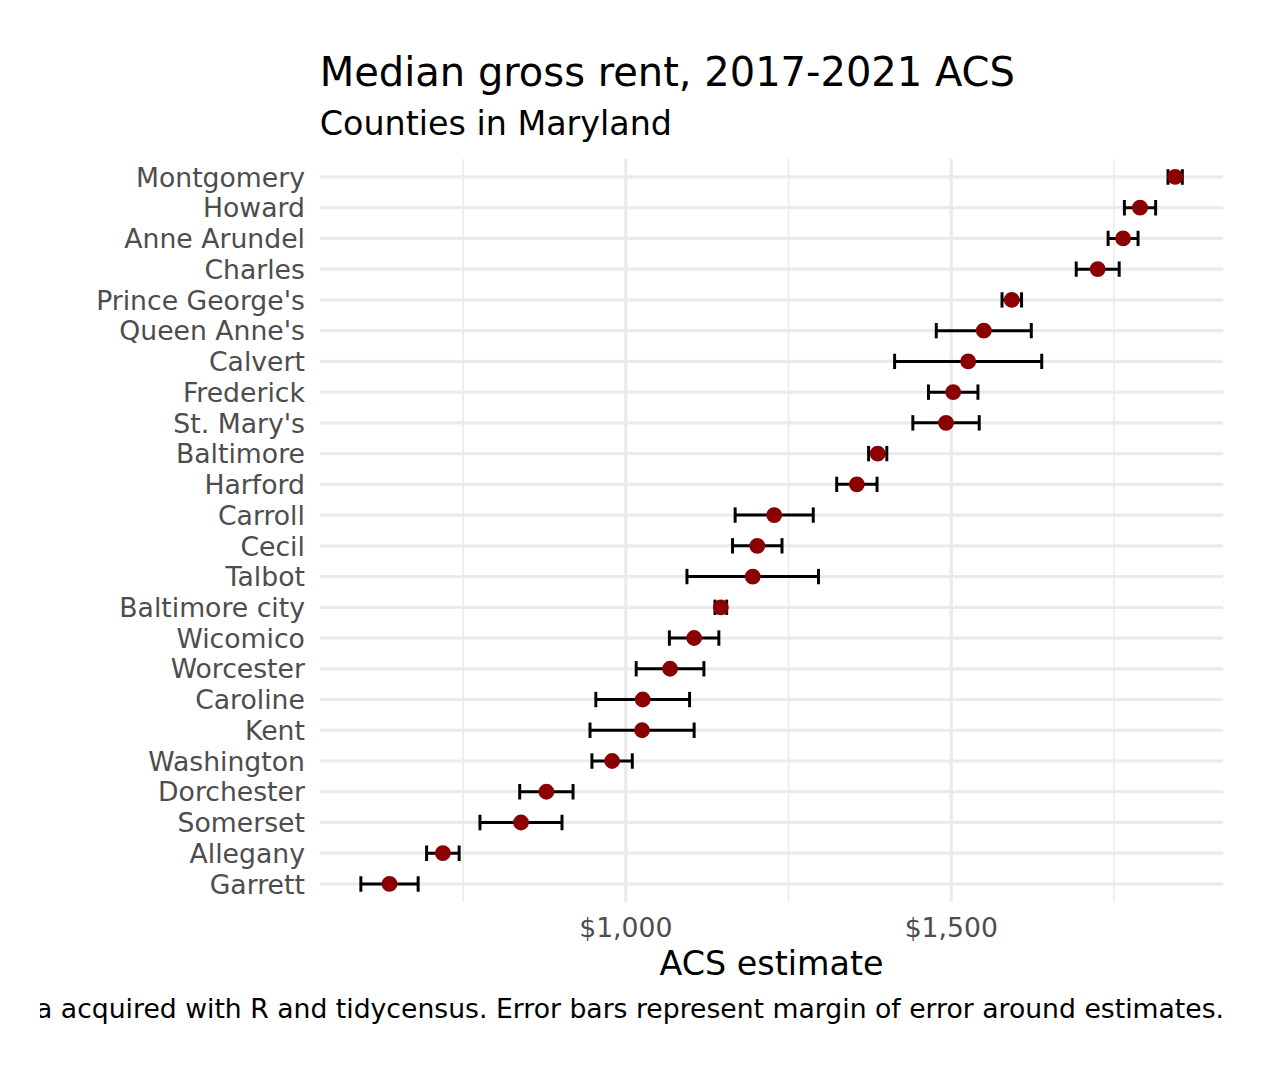
<file: acs-2021/img/md_ggiraph.html>
<!DOCTYPE html>
<html>
<head>
<meta charset="utf-8" />
<title>girafe</title>
<script>(function() {
  // If window.HTMLWidgets is already defined, then use it; otherwise create a
  // new object. This allows preceding code to set options that affect the
  // initialization process (though none currently exist).
  window.HTMLWidgets = window.HTMLWidgets || {};

  // See if we're running in a viewer pane. If not, we're in a web browser.
  var viewerMode = window.HTMLWidgets.viewerMode =
      /\bviewer_pane=1\b/.test(window.location);

  // See if we're running in Shiny mode. If not, it's a static document.
  // Note that static widgets can appear in both Shiny and static modes, but
  // obviously, Shiny widgets can only appear in Shiny apps/documents.
  var shinyMode = window.HTMLWidgets.shinyMode =
      typeof(window.Shiny) !== "undefined" && !!window.Shiny.outputBindings;

  // We can't count on jQuery being available, so we implement our own
  // version if necessary.
  function querySelectorAll(scope, selector) {
    if (typeof(jQuery) !== "undefined" && scope instanceof jQuery) {
      return scope.find(selector);
    }
    if (scope.querySelectorAll) {
      return scope.querySelectorAll(selector);
    }
  }

  function asArray(value) {
    if (value === null)
      return [];
    if ($.isArray(value))
      return value;
    return [value];
  }

  // Implement jQuery's extend
  function extend(target /*, ... */) {
    if (arguments.length == 1) {
      return target;
    }
    for (var i = 1; i < arguments.length; i++) {
      var source = arguments[i];
      for (var prop in source) {
        if (source.hasOwnProperty(prop)) {
          target[prop] = source[prop];
        }
      }
    }
    return target;
  }

  // IE8 doesn't support Array.forEach.
  function forEach(values, callback, thisArg) {
    if (values.forEach) {
      values.forEach(callback, thisArg);
    } else {
      for (var i = 0; i < values.length; i++) {
        callback.call(thisArg, values[i], i, values);
      }
    }
  }

  // Replaces the specified method with the return value of funcSource.
  //
  // Note that funcSource should not BE the new method, it should be a function
  // that RETURNS the new method. funcSource receives a single argument that is
  // the overridden method, it can be called from the new method. The overridden
  // method can be called like a regular function, it has the target permanently
  // bound to it so "this" will work correctly.
  function overrideMethod(target, methodName, funcSource) {
    var superFunc = target[methodName] || function() {};
    var superFuncBound = function() {
      return superFunc.apply(target, arguments);
    };
    target[methodName] = funcSource(superFuncBound);
  }

  // Add a method to delegator that, when invoked, calls
  // delegatee.methodName. If there is no such method on
  // the delegatee, but there was one on delegator before
  // delegateMethod was called, then the original version
  // is invoked instead.
  // For example:
  //
  // var a = {
  //   method1: function() { console.log('a1'); }
  //   method2: function() { console.log('a2'); }
  // };
  // var b = {
  //   method1: function() { console.log('b1'); }
  // };
  // delegateMethod(a, b, "method1");
  // delegateMethod(a, b, "method2");
  // a.method1();
  // a.method2();
  //
  // The output would be "b1", "a2".
  function delegateMethod(delegator, delegatee, methodName) {
    var inherited = delegator[methodName];
    delegator[methodName] = function() {
      var target = delegatee;
      var method = delegatee[methodName];

      // The method doesn't exist on the delegatee. Instead,
      // call the method on the delegator, if it exists.
      if (!method) {
        target = delegator;
        method = inherited;
      }

      if (method) {
        return method.apply(target, arguments);
      }
    };
  }

  // Implement a vague facsimilie of jQuery's data method
  function elementData(el, name, value) {
    if (arguments.length == 2) {
      return el["htmlwidget_data_" + name];
    } else if (arguments.length == 3) {
      el["htmlwidget_data_" + name] = value;
      return el;
    } else {
      throw new Error("Wrong number of arguments for elementData: " +
        arguments.length);
    }
  }

  // http://stackoverflow.com/questions/3446170/escape-string-for-use-in-javascript-regex
  function escapeRegExp(str) {
    return str.replace(/[\-\[\]\/\{\}\(\)\*\+\?\.\\\^\$\|]/g, "\\$&");
  }

  function hasClass(el, className) {
    var re = new RegExp("\\b" + escapeRegExp(className) + "\\b");
    return re.test(el.className);
  }

  // elements - array (or array-like object) of HTML elements
  // className - class name to test for
  // include - if true, only return elements with given className;
  //   if false, only return elements *without* given className
  function filterByClass(elements, className, include) {
    var results = [];
    for (var i = 0; i < elements.length; i++) {
      if (hasClass(elements[i], className) == include)
        results.push(elements[i]);
    }
    return results;
  }

  function on(obj, eventName, func) {
    if (obj.addEventListener) {
      obj.addEventListener(eventName, func, false);
    } else if (obj.attachEvent) {
      obj.attachEvent(eventName, func);
    }
  }

  function off(obj, eventName, func) {
    if (obj.removeEventListener)
      obj.removeEventListener(eventName, func, false);
    else if (obj.detachEvent) {
      obj.detachEvent(eventName, func);
    }
  }

  // Translate array of values to top/right/bottom/left, as usual with
  // the "padding" CSS property
  // https://developer.mozilla.org/en-US/docs/Web/CSS/padding
  function unpackPadding(value) {
    if (typeof(value) === "number")
      value = [value];
    if (value.length === 1) {
      return {top: value[0], right: value[0], bottom: value[0], left: value[0]};
    }
    if (value.length === 2) {
      return {top: value[0], right: value[1], bottom: value[0], left: value[1]};
    }
    if (value.length === 3) {
      return {top: value[0], right: value[1], bottom: value[2], left: value[1]};
    }
    if (value.length === 4) {
      return {top: value[0], right: value[1], bottom: value[2], left: value[3]};
    }
  }

  // Convert an unpacked padding object to a CSS value
  function paddingToCss(paddingObj) {
    return paddingObj.top + "px " + paddingObj.right + "px " + paddingObj.bottom + "px " + paddingObj.left + "px";
  }

  // Makes a number suitable for CSS
  function px(x) {
    if (typeof(x) === "number")
      return x + "px";
    else
      return x;
  }

  // Retrieves runtime widget sizing information for an element.
  // The return value is either null, or an object with fill, padding,
  // defaultWidth, defaultHeight fields.
  function sizingPolicy(el) {
    var sizingEl = document.querySelector("script[data-for='" + el.id + "'][type='application/htmlwidget-sizing']");
    if (!sizingEl)
      return null;
    var sp = JSON.parse(sizingEl.textContent || sizingEl.text || "{}");
    if (viewerMode) {
      return sp.viewer;
    } else {
      return sp.browser;
    }
  }

  // @param tasks Array of strings (or falsy value, in which case no-op).
  //   Each element must be a valid JavaScript expression that yields a
  //   function. Or, can be an array of objects with "code" and "data"
  //   properties; in this case, the "code" property should be a string
  //   of JS that's an expr that yields a function, and "data" should be
  //   an object that will be added as an additional argument when that
  //   function is called.
  // @param target The object that will be "this" for each function
  //   execution.
  // @param args Array of arguments to be passed to the functions. (The
  //   same arguments will be passed to all functions.)
  function evalAndRun(tasks, target, args) {
    if (tasks) {
      forEach(tasks, function(task) {
        var theseArgs = args;
        if (typeof(task) === "object") {
          theseArgs = theseArgs.concat([task.data]);
          task = task.code;
        }
        var taskFunc = tryEval(task);
        if (typeof(taskFunc) !== "function") {
          throw new Error("Task must be a function! Source:\n" + task);
        }
        taskFunc.apply(target, theseArgs);
      });
    }
  }

  // Attempt eval() both with and without enclosing in parentheses.
  // Note that enclosing coerces a function declaration into
  // an expression that eval() can parse
  // (otherwise, a SyntaxError is thrown)
  function tryEval(code) {
    var result = null;
    try {
      result = eval("(" + code + ")");
    } catch(error) {
      if (!(error instanceof SyntaxError)) {
        throw error;
      }
      try {
        result = eval(code);
      } catch(e) {
        if (e instanceof SyntaxError) {
          throw error;
        } else {
          throw e;
        }
      }
    }
    return result;
  }

  function initSizing(el) {
    var sizing = sizingPolicy(el);
    if (!sizing)
      return;

    var cel = document.getElementById("htmlwidget_container");
    if (!cel)
      return;

    if (typeof(sizing.padding) !== "undefined") {
      document.body.style.margin = "0";
      document.body.style.padding = paddingToCss(unpackPadding(sizing.padding));
    }

    if (sizing.fill) {
      document.body.style.overflow = "hidden";
      document.body.style.width = "100%";
      document.body.style.height = "100%";
      document.documentElement.style.width = "100%";
      document.documentElement.style.height = "100%";
      cel.style.position = "absolute";
      var pad = unpackPadding(sizing.padding);
      cel.style.top = pad.top + "px";
      cel.style.right = pad.right + "px";
      cel.style.bottom = pad.bottom + "px";
      cel.style.left = pad.left + "px";
      el.style.width = "100%";
      el.style.height = "100%";

      return {
        getWidth: function() { return cel.getBoundingClientRect().width; },
        getHeight: function() { return cel.getBoundingClientRect().height; }
      };

    } else {
      el.style.width = px(sizing.width);
      el.style.height = px(sizing.height);

      return {
        getWidth: function() { return cel.getBoundingClientRect().width; },
        getHeight: function() { return cel.getBoundingClientRect().height; }
      };
    }
  }

  // Default implementations for methods
  var defaults = {
    find: function(scope) {
      return querySelectorAll(scope, "." + this.name);
    },
    renderError: function(el, err) {
      var $el = $(el);

      this.clearError(el);

      // Add all these error classes, as Shiny does
      var errClass = "shiny-output-error";
      if (err.type !== null) {
        // use the classes of the error condition as CSS class names
        errClass = errClass + " " + $.map(asArray(err.type), function(type) {
          return errClass + "-" + type;
        }).join(" ");
      }
      errClass = errClass + " htmlwidgets-error";

      // Is el inline or block? If inline or inline-block, just display:none it
      // and add an inline error.
      var display = $el.css("display");
      $el.data("restore-display-mode", display);

      if (display === "inline" || display === "inline-block") {
        $el.hide();
        if (err.message !== "") {
          var errorSpan = $("<span>").addClass(errClass);
          errorSpan.text(err.message);
          $el.after(errorSpan);
        }
      } else if (display === "block") {
        // If block, add an error just after the el, set visibility:none on the
        // el, and position the error to be on top of the el.
        // Mark it with a unique ID and CSS class so we can remove it later.
        $el.css("visibility", "hidden");
        if (err.message !== "") {
          var errorDiv = $("<div>").addClass(errClass).css("position", "absolute")
            .css("top", el.offsetTop)
            .css("left", el.offsetLeft)
            // setting width can push out the page size, forcing otherwise
            // unnecessary scrollbars to appear and making it impossible for
            // the element to shrink; so use max-width instead
            .css("maxWidth", el.offsetWidth)
            .css("height", el.offsetHeight);
          errorDiv.text(err.message);
          $el.after(errorDiv);

          // Really dumb way to keep the size/position of the error in sync with
          // the parent element as the window is resized or whatever.
          var intId = setInterval(function() {
            if (!errorDiv[0].parentElement) {
              clearInterval(intId);
              return;
            }
            errorDiv
              .css("top", el.offsetTop)
              .css("left", el.offsetLeft)
              .css("maxWidth", el.offsetWidth)
              .css("height", el.offsetHeight);
          }, 500);
        }
      }
    },
    clearError: function(el) {
      var $el = $(el);
      var display = $el.data("restore-display-mode");
      $el.data("restore-display-mode", null);

      if (display === "inline" || display === "inline-block") {
        if (display)
          $el.css("display", display);
        $(el.nextSibling).filter(".htmlwidgets-error").remove();
      } else if (display === "block"){
        $el.css("visibility", "inherit");
        $(el.nextSibling).filter(".htmlwidgets-error").remove();
      }
    },
    sizing: {}
  };

  // Called by widget bindings to register a new type of widget. The definition
  // object can contain the following properties:
  // - name (required) - A string indicating the binding name, which will be
  //   used by default as the CSS classname to look for.
  // - initialize (optional) - A function(el) that will be called once per
  //   widget element; if a value is returned, it will be passed as the third
  //   value to renderValue.
  // - renderValue (required) - A function(el, data, initValue) that will be
  //   called with data. Static contexts will cause this to be called once per
  //   element; Shiny apps will cause this to be called multiple times per
  //   element, as the data changes.
  window.HTMLWidgets.widget = function(definition) {
    if (!definition.name) {
      throw new Error("Widget must have a name");
    }
    if (!definition.type) {
      throw new Error("Widget must have a type");
    }
    // Currently we only support output widgets
    if (definition.type !== "output") {
      throw new Error("Unrecognized widget type '" + definition.type + "'");
    }
    // TODO: Verify that .name is a valid CSS classname

    // Support new-style instance-bound definitions. Old-style class-bound
    // definitions have one widget "object" per widget per type/class of
    // widget; the renderValue and resize methods on such widget objects
    // take el and instance arguments, because the widget object can't
    // store them. New-style instance-bound definitions have one widget
    // object per widget instance; the definition that's passed in doesn't
    // provide renderValue or resize methods at all, just the single method
    //   factory(el, width, height)
    // which returns an object that has renderValue(x) and resize(w, h).
    // This enables a far more natural programming style for the widget
    // author, who can store per-instance state using either OO-style
    // instance fields or functional-style closure variables (I guess this
    // is in contrast to what can only be called C-style pseudo-OO which is
    // what we required before).
    if (definition.factory) {
      definition = createLegacyDefinitionAdapter(definition);
    }

    if (!definition.renderValue) {
      throw new Error("Widget must have a renderValue function");
    }

    // For static rendering (non-Shiny), use a simple widget registration
    // scheme. We also use this scheme for Shiny apps/documents that also
    // contain static widgets.
    window.HTMLWidgets.widgets = window.HTMLWidgets.widgets || [];
    // Merge defaults into the definition; don't mutate the original definition.
    var staticBinding = extend({}, defaults, definition);
    overrideMethod(staticBinding, "find", function(superfunc) {
      return function(scope) {
        var results = superfunc(scope);
        // Filter out Shiny outputs, we only want the static kind
        return filterByClass(results, "html-widget-output", false);
      };
    });
    window.HTMLWidgets.widgets.push(staticBinding);

    if (shinyMode) {
      // Shiny is running. Register the definition with an output binding.
      // The definition itself will not be the output binding, instead
      // we will make an output binding object that delegates to the
      // definition. This is because we foolishly used the same method
      // name (renderValue) for htmlwidgets definition and Shiny bindings
      // but they actually have quite different semantics (the Shiny
      // bindings receive data that includes lots of metadata that it
      // strips off before calling htmlwidgets renderValue). We can't
      // just ignore the difference because in some widgets it's helpful
      // to call this.renderValue() from inside of resize(), and if
      // we're not delegating, then that call will go to the Shiny
      // version instead of the htmlwidgets version.

      // Merge defaults with definition, without mutating either.
      var bindingDef = extend({}, defaults, definition);

      // This object will be our actual Shiny binding.
      var shinyBinding = new Shiny.OutputBinding();

      // With a few exceptions, we'll want to simply use the bindingDef's
      // version of methods if they are available, otherwise fall back to
      // Shiny's defaults. NOTE: If Shiny's output bindings gain additional
      // methods in the future, and we want them to be overrideable by
      // HTMLWidget binding definitions, then we'll need to add them to this
      // list.
      delegateMethod(shinyBinding, bindingDef, "getId");
      delegateMethod(shinyBinding, bindingDef, "onValueChange");
      delegateMethod(shinyBinding, bindingDef, "onValueError");
      delegateMethod(shinyBinding, bindingDef, "renderError");
      delegateMethod(shinyBinding, bindingDef, "clearError");
      delegateMethod(shinyBinding, bindingDef, "showProgress");

      // The find, renderValue, and resize are handled differently, because we
      // want to actually decorate the behavior of the bindingDef methods.

      shinyBinding.find = function(scope) {
        var results = bindingDef.find(scope);

        // Only return elements that are Shiny outputs, not static ones
        var dynamicResults = results.filter(".html-widget-output");

        // It's possible that whatever caused Shiny to think there might be
        // new dynamic outputs, also caused there to be new static outputs.
        // Since there might be lots of different htmlwidgets bindings, we
        // schedule execution for later--no need to staticRender multiple
        // times.
        if (results.length !== dynamicResults.length)
          scheduleStaticRender();

        return dynamicResults;
      };

      // Wrap renderValue to handle initialization, which unfortunately isn't
      // supported natively by Shiny at the time of this writing.

      shinyBinding.renderValue = function(el, data) {
        Shiny.renderDependencies(data.deps);
        // Resolve strings marked as javascript literals to objects
        if (!(data.evals instanceof Array)) data.evals = [data.evals];
        for (var i = 0; data.evals && i < data.evals.length; i++) {
          window.HTMLWidgets.evaluateStringMember(data.x, data.evals[i]);
        }
        if (!bindingDef.renderOnNullValue) {
          if (data.x === null) {
            el.style.visibility = "hidden";
            return;
          } else {
            el.style.visibility = "inherit";
          }
        }
        if (!elementData(el, "initialized")) {
          initSizing(el);

          elementData(el, "initialized", true);
          if (bindingDef.initialize) {
            var rect = el.getBoundingClientRect();
            var result = bindingDef.initialize(el, rect.width, rect.height);
            elementData(el, "init_result", result);
          }
        }
        bindingDef.renderValue(el, data.x, elementData(el, "init_result"));
        evalAndRun(data.jsHooks.render, elementData(el, "init_result"), [el, data.x]);
      };

      // Only override resize if bindingDef implements it
      if (bindingDef.resize) {
        shinyBinding.resize = function(el, width, height) {
          // Shiny can call resize before initialize/renderValue have been
          // called, which doesn't make sense for widgets.
          if (elementData(el, "initialized")) {
            bindingDef.resize(el, width, height, elementData(el, "init_result"));
          }
        };
      }

      Shiny.outputBindings.register(shinyBinding, bindingDef.name);
    }
  };

  var scheduleStaticRenderTimerId = null;
  function scheduleStaticRender() {
    if (!scheduleStaticRenderTimerId) {
      scheduleStaticRenderTimerId = setTimeout(function() {
        scheduleStaticRenderTimerId = null;
        window.HTMLWidgets.staticRender();
      }, 1);
    }
  }

  // Render static widgets after the document finishes loading
  // Statically render all elements that are of this widget's class
  window.HTMLWidgets.staticRender = function() {
    var bindings = window.HTMLWidgets.widgets || [];
    forEach(bindings, function(binding) {
      var matches = binding.find(document.documentElement);
      forEach(matches, function(el) {
        var sizeObj = initSizing(el, binding);

        var getSize = function(el) {
          if (sizeObj) {
            return {w: sizeObj.getWidth(), h: sizeObj.getHeight()}
          } else {
            var rect = el.getBoundingClientRect();
            return {w: rect.width, h: rect.height}
          }
        };

        if (hasClass(el, "html-widget-static-bound"))
          return;
        el.className = el.className + " html-widget-static-bound";

        var initResult;
        if (binding.initialize) {
          var size = getSize(el);
          initResult = binding.initialize(el, size.w, size.h);
          elementData(el, "init_result", initResult);
        }

        if (binding.resize) {
          var lastSize = getSize(el);
          var resizeHandler = function(e) {
            var size = getSize(el);
            if (size.w === 0 && size.h === 0)
              return;
            if (size.w === lastSize.w && size.h === lastSize.h)
              return;
            lastSize = size;
            binding.resize(el, size.w, size.h, initResult);
          };

          on(window, "resize", resizeHandler);

          // This is needed for cases where we're running in a Shiny
          // app, but the widget itself is not a Shiny output, but
          // rather a simple static widget. One example of this is
          // an rmarkdown document that has runtime:shiny and widget
          // that isn't in a render function. Shiny only knows to
          // call resize handlers for Shiny outputs, not for static
          // widgets, so we do it ourselves.
          if (window.jQuery) {
            window.jQuery(document).on(
              "shown.htmlwidgets shown.bs.tab.htmlwidgets shown.bs.collapse.htmlwidgets",
              resizeHandler
            );
            window.jQuery(document).on(
              "hidden.htmlwidgets hidden.bs.tab.htmlwidgets hidden.bs.collapse.htmlwidgets",
              resizeHandler
            );
          }

          // This is needed for the specific case of ioslides, which
          // flips slides between display:none and display:block.
          // Ideally we would not have to have ioslide-specific code
          // here, but rather have ioslides raise a generic event,
          // but the rmarkdown package just went to CRAN so the
          // window to getting that fixed may be long.
          if (window.addEventListener) {
            // It's OK to limit this to window.addEventListener
            // browsers because ioslides itself only supports
            // such browsers.
            on(document, "slideenter", resizeHandler);
            on(document, "slideleave", resizeHandler);
          }
        }

        var scriptData = document.querySelector("script[data-for='" + el.id + "'][type='application/json']");
        if (scriptData) {
          var data = JSON.parse(scriptData.textContent || scriptData.text);
          // Resolve strings marked as javascript literals to objects
          if (!(data.evals instanceof Array)) data.evals = [data.evals];
          for (var k = 0; data.evals && k < data.evals.length; k++) {
            window.HTMLWidgets.evaluateStringMember(data.x, data.evals[k]);
          }
          binding.renderValue(el, data.x, initResult);
          evalAndRun(data.jsHooks.render, initResult, [el, data.x]);
        }
      });
    });

    invokePostRenderHandlers();
  }


  function has_jQuery3() {
    if (!window.jQuery) {
      return false;
    }
    var $version = window.jQuery.fn.jquery;
    var $major_version = parseInt($version.split(".")[0]);
    return $major_version >= 3;
  }

  /*
  / Shiny 1.4 bumped jQuery from 1.x to 3.x which means jQuery's
  / on-ready handler (i.e., $(fn)) is now asyncronous (i.e., it now
  / really means $(setTimeout(fn)).
  / https://jquery.com/upgrade-guide/3.0/#breaking-change-document-ready-handlers-are-now-asynchronous
  /
  / Since Shiny uses $() to schedule initShiny, shiny>=1.4 calls initShiny
  / one tick later than it did before, which means staticRender() is
  / called renderValue() earlier than (advanced) widget authors might be expecting.
  / https://github.com/rstudio/shiny/issues/2630
  /
  / For a concrete example, leaflet has some methods (e.g., updateBounds)
  / which reference Shiny methods registered in initShiny (e.g., setInputValue).
  / Since leaflet is privy to this life-cycle, it knows to use setTimeout() to
  / delay execution of those methods (until Shiny methods are ready)
  / https://github.com/rstudio/leaflet/blob/18ec981/javascript/src/index.js#L266-L268
  /
  / Ideally widget authors wouldn't need to use this setTimeout() hack that
  / leaflet uses to call Shiny methods on a staticRender(). In the long run,
  / the logic initShiny should be broken up so that method registration happens
  / right away, but binding happens later.
  */
  function maybeStaticRenderLater() {
    if (shinyMode && has_jQuery3()) {
      window.jQuery(window.HTMLWidgets.staticRender);
    } else {
      window.HTMLWidgets.staticRender();
    }
  }

  if (document.addEventListener) {
    document.addEventListener("DOMContentLoaded", function() {
      document.removeEventListener("DOMContentLoaded", arguments.callee, false);
      maybeStaticRenderLater();
    }, false);
  } else if (document.attachEvent) {
    document.attachEvent("onreadystatechange", function() {
      if (document.readyState === "complete") {
        document.detachEvent("onreadystatechange", arguments.callee);
        maybeStaticRenderLater();
      }
    });
  }


  window.HTMLWidgets.getAttachmentUrl = function(depname, key) {
    // If no key, default to the first item
    if (typeof(key) === "undefined")
      key = 1;

    var link = document.getElementById(depname + "-" + key + "-attachment");
    if (!link) {
      throw new Error("Attachment " + depname + "/" + key + " not found in document");
    }
    return link.getAttribute("href");
  };

  window.HTMLWidgets.dataframeToD3 = function(df) {
    var names = [];
    var length;
    for (var name in df) {
        if (df.hasOwnProperty(name))
            names.push(name);
        if (typeof(df[name]) !== "object" || typeof(df[name].length) === "undefined") {
            throw new Error("All fields must be arrays");
        } else if (typeof(length) !== "undefined" && length !== df[name].length) {
            throw new Error("All fields must be arrays of the same length");
        }
        length = df[name].length;
    }
    var results = [];
    var item;
    for (var row = 0; row < length; row++) {
        item = {};
        for (var col = 0; col < names.length; col++) {
            item[names[col]] = df[names[col]][row];
        }
        results.push(item);
    }
    return results;
  };

  window.HTMLWidgets.transposeArray2D = function(array) {
      if (array.length === 0) return array;
      var newArray = array[0].map(function(col, i) {
          return array.map(function(row) {
              return row[i]
          })
      });
      return newArray;
  };
  // Split value at splitChar, but allow splitChar to be escaped
  // using escapeChar. Any other characters escaped by escapeChar
  // will be included as usual (including escapeChar itself).
  function splitWithEscape(value, splitChar, escapeChar) {
    var results = [];
    var escapeMode = false;
    var currentResult = "";
    for (var pos = 0; pos < value.length; pos++) {
      if (!escapeMode) {
        if (value[pos] === splitChar) {
          results.push(currentResult);
          currentResult = "";
        } else if (value[pos] === escapeChar) {
          escapeMode = true;
        } else {
          currentResult += value[pos];
        }
      } else {
        currentResult += value[pos];
        escapeMode = false;
      }
    }
    if (currentResult !== "") {
      results.push(currentResult);
    }
    return results;
  }
  // Function authored by Yihui/JJ Allaire
  window.HTMLWidgets.evaluateStringMember = function(o, member) {
    var parts = splitWithEscape(member, '.', '\\');
    for (var i = 0, l = parts.length; i < l; i++) {
      var part = parts[i];
      // part may be a character or 'numeric' member name
      if (o !== null && typeof o === "object" && part in o) {
        if (i == (l - 1)) { // if we are at the end of the line then evalulate
          if (typeof o[part] === "string")
            o[part] = tryEval(o[part]);
        } else { // otherwise continue to next embedded object
          o = o[part];
        }
      }
    }
  };

  // Retrieve the HTMLWidget instance (i.e. the return value of an
  // HTMLWidget binding's initialize() or factory() function)
  // associated with an element, or null if none.
  window.HTMLWidgets.getInstance = function(el) {
    return elementData(el, "init_result");
  };

  // Finds the first element in the scope that matches the selector,
  // and returns the HTMLWidget instance (i.e. the return value of
  // an HTMLWidget binding's initialize() or factory() function)
  // associated with that element, if any. If no element matches the
  // selector, or the first matching element has no HTMLWidget
  // instance associated with it, then null is returned.
  //
  // The scope argument is optional, and defaults to window.document.
  window.HTMLWidgets.find = function(scope, selector) {
    if (arguments.length == 1) {
      selector = scope;
      scope = document;
    }

    var el = scope.querySelector(selector);
    if (el === null) {
      return null;
    } else {
      return window.HTMLWidgets.getInstance(el);
    }
  };

  // Finds all elements in the scope that match the selector, and
  // returns the HTMLWidget instances (i.e. the return values of
  // an HTMLWidget binding's initialize() or factory() function)
  // associated with the elements, in an array. If elements that
  // match the selector don't have an associated HTMLWidget
  // instance, the returned array will contain nulls.
  //
  // The scope argument is optional, and defaults to window.document.
  window.HTMLWidgets.findAll = function(scope, selector) {
    if (arguments.length == 1) {
      selector = scope;
      scope = document;
    }

    var nodes = scope.querySelectorAll(selector);
    var results = [];
    for (var i = 0; i < nodes.length; i++) {
      results.push(window.HTMLWidgets.getInstance(nodes[i]));
    }
    return results;
  };

  var postRenderHandlers = [];
  function invokePostRenderHandlers() {
    while (postRenderHandlers.length) {
      var handler = postRenderHandlers.shift();
      if (handler) {
        handler();
      }
    }
  }

  // Register the given callback function to be invoked after the
  // next time static widgets are rendered.
  window.HTMLWidgets.addPostRenderHandler = function(callback) {
    postRenderHandlers.push(callback);
  };

  // Takes a new-style instance-bound definition, and returns an
  // old-style class-bound definition. This saves us from having
  // to rewrite all the logic in this file to accomodate both
  // types of definitions.
  function createLegacyDefinitionAdapter(defn) {
    var result = {
      name: defn.name,
      type: defn.type,
      initialize: function(el, width, height) {
        return defn.factory(el, width, height);
      },
      renderValue: function(el, x, instance) {
        return instance.renderValue(x);
      },
      resize: function(el, width, height, instance) {
        return instance.resize(width, height);
      }
    };

    if (defn.find)
      result.find = defn.find;
    if (defn.renderError)
      result.renderError = defn.renderError;
    if (defn.clearError)
      result.clearError = defn.clearError;

    return result;
  }
})();
</script>
<script>// https://d3js.org/d3-selection/ v1.4.2 Copyright 2020 Mike Bostock
!function(t,n){"object"==typeof exports&&"undefined"!=typeof module?n(exports):"function"==typeof define&&define.amd?define(["exports"],n):n((t=t||self).d3=t.d3||{})}(this,function(t){"use strict";var n="http://www.w3.org/1999/xhtml",e={svg:"http://www.w3.org/2000/svg",xhtml:n,xlink:"http://www.w3.org/1999/xlink",xml:"http://www.w3.org/XML/1998/namespace",xmlns:"http://www.w3.org/2000/xmlns/"};function r(t){var n=t+="",r=n.indexOf(":");return r>=0&&"xmlns"!==(n=t.slice(0,r))&&(t=t.slice(r+1)),e.hasOwnProperty(n)?{space:e[n],local:t}:t}function i(t){var e=r(t);return(e.local?function(t){return function(){return this.ownerDocument.createElementNS(t.space,t.local)}}:function(t){return function(){var e=this.ownerDocument,r=this.namespaceURI;return r===n&&e.documentElement.namespaceURI===n?e.createElement(t):e.createElementNS(r,t)}})(e)}function o(){}function u(t){return null==t?o:function(){return this.querySelector(t)}}function c(){return[]}function s(t){return null==t?c:function(){return this.querySelectorAll(t)}}function a(t){return function(){return this.matches(t)}}function l(t){return new Array(t.length)}function f(t,n){this.ownerDocument=t.ownerDocument,this.namespaceURI=t.namespaceURI,this._next=null,this._parent=t,this.__data__=n}f.prototype={constructor:f,appendChild:function(t){return this._parent.insertBefore(t,this._next)},insertBefore:function(t,n){return this._parent.insertBefore(t,n)},querySelector:function(t){return this._parent.querySelector(t)},querySelectorAll:function(t){return this._parent.querySelectorAll(t)}};var h="$";function p(t,n,e,r,i,o){for(var u,c=0,s=n.length,a=o.length;c<a;++c)(u=n[c])?(u.__data__=o[c],r[c]=u):e[c]=new f(t,o[c]);for(;c<s;++c)(u=n[c])&&(i[c]=u)}function _(t,n,e,r,i,o,u){var c,s,a,l={},p=n.length,_=o.length,v=new Array(p);for(c=0;c<p;++c)(s=n[c])&&(v[c]=a=h+u.call(s,s.__data__,c,n),a in l?i[c]=s:l[a]=s);for(c=0;c<_;++c)(s=l[a=h+u.call(t,o[c],c,o)])?(r[c]=s,s.__data__=o[c],l[a]=null):e[c]=new f(t,o[c]);for(c=0;c<p;++c)(s=n[c])&&l[v[c]]===s&&(i[c]=s)}function v(t,n){return t<n?-1:t>n?1:t>=n?0:NaN}function d(t){return t.ownerDocument&&t.ownerDocument.defaultView||t.document&&t||t.defaultView}function y(t,n){return t.style.getPropertyValue(n)||d(t).getComputedStyle(t,null).getPropertyValue(n)}function m(t){return t.trim().split(/^|\s+/)}function g(t){return t.classList||new w(t)}function w(t){this._node=t,this._names=m(t.getAttribute("class")||"")}function A(t,n){for(var e=g(t),r=-1,i=n.length;++r<i;)e.add(n[r])}function x(t,n){for(var e=g(t),r=-1,i=n.length;++r<i;)e.remove(n[r])}function S(){this.textContent=""}function b(){this.innerHTML=""}function E(){this.nextSibling&&this.parentNode.appendChild(this)}function N(){this.previousSibling&&this.parentNode.insertBefore(this,this.parentNode.firstChild)}function P(){return null}function C(){var t=this.parentNode;t&&t.removeChild(this)}function L(){var t=this.cloneNode(!1),n=this.parentNode;return n?n.insertBefore(t,this.nextSibling):t}function T(){var t=this.cloneNode(!0),n=this.parentNode;return n?n.insertBefore(t,this.nextSibling):t}w.prototype={add:function(t){this._names.indexOf(t)<0&&(this._names.push(t),this._node.setAttribute("class",this._names.join(" ")))},remove:function(t){var n=this._names.indexOf(t);n>=0&&(this._names.splice(n,1),this._node.setAttribute("class",this._names.join(" ")))},contains:function(t){return this._names.indexOf(t)>=0}};var B={};(t.event=null,"undefined"!=typeof document)&&("onmouseenter"in document.documentElement||(B={mouseenter:"mouseover",mouseleave:"mouseout"}));function q(t,n,e){return t=D(t,n,e),function(n){var e=n.relatedTarget;e&&(e===this||8&e.compareDocumentPosition(this))||t.call(this,n)}}function D(n,e,r){return function(i){var o=t.event;t.event=i;try{n.call(this,this.__data__,e,r)}finally{t.event=o}}}function M(t){return function(){var n=this.__on;if(n){for(var e,r=0,i=-1,o=n.length;r<o;++r)e=n[r],t.type&&e.type!==t.type||e.name!==t.name?n[++i]=e:this.removeEventListener(e.type,e.listener,e.capture);++i?n.length=i:delete this.__on}}}function O(t,n,e){var r=B.hasOwnProperty(t.type)?q:D;return function(i,o,u){var c,s=this.__on,a=r(n,o,u);if(s)for(var l=0,f=s.length;l<f;++l)if((c=s[l]).type===t.type&&c.name===t.name)return this.removeEventListener(c.type,c.listener,c.capture),this.addEventListener(c.type,c.listener=a,c.capture=e),void(c.value=n);this.addEventListener(t.type,a,e),c={type:t.type,name:t.name,value:n,listener:a,capture:e},s?s.push(c):this.__on=[c]}}function V(t,n,e){var r=d(t),i=r.CustomEvent;"function"==typeof i?i=new i(n,e):(i=r.document.createEvent("Event"),e?(i.initEvent(n,e.bubbles,e.cancelable),i.detail=e.detail):i.initEvent(n,!1,!1)),t.dispatchEvent(i)}var j=[null];function R(t,n){this._groups=t,this._parents=n}function H(){return new R([[document.documentElement]],j)}function I(t){return"string"==typeof t?new R([[document.querySelector(t)]],[document.documentElement]):new R([[t]],j)}R.prototype=H.prototype={constructor:R,select:function(t){"function"!=typeof t&&(t=u(t));for(var n=this._groups,e=n.length,r=new Array(e),i=0;i<e;++i)for(var o,c,s=n[i],a=s.length,l=r[i]=new Array(a),f=0;f<a;++f)(o=s[f])&&(c=t.call(o,o.__data__,f,s))&&("__data__"in o&&(c.__data__=o.__data__),l[f]=c);return new R(r,this._parents)},selectAll:function(t){"function"!=typeof t&&(t=s(t));for(var n=this._groups,e=n.length,r=[],i=[],o=0;o<e;++o)for(var u,c=n[o],a=c.length,l=0;l<a;++l)(u=c[l])&&(r.push(t.call(u,u.__data__,l,c)),i.push(u));return new R(r,i)},filter:function(t){"function"!=typeof t&&(t=a(t));for(var n=this._groups,e=n.length,r=new Array(e),i=0;i<e;++i)for(var o,u=n[i],c=u.length,s=r[i]=[],l=0;l<c;++l)(o=u[l])&&t.call(o,o.__data__,l,u)&&s.push(o);return new R(r,this._parents)},data:function(t,n){if(!t)return d=new Array(this.size()),l=-1,this.each(function(t){d[++l]=t}),d;var e,r=n?_:p,i=this._parents,o=this._groups;"function"!=typeof t&&(e=t,t=function(){return e});for(var u=o.length,c=new Array(u),s=new Array(u),a=new Array(u),l=0;l<u;++l){var f=i[l],h=o[l],v=h.length,d=t.call(f,f&&f.__data__,l,i),y=d.length,m=s[l]=new Array(y),g=c[l]=new Array(y);r(f,h,m,g,a[l]=new Array(v),d,n);for(var w,A,x=0,S=0;x<y;++x)if(w=m[x]){for(x>=S&&(S=x+1);!(A=g[S])&&++S<y;);w._next=A||null}}return(c=new R(c,i))._enter=s,c._exit=a,c},enter:function(){return new R(this._enter||this._groups.map(l),this._parents)},exit:function(){return new R(this._exit||this._groups.map(l),this._parents)},join:function(t,n,e){var r=this.enter(),i=this,o=this.exit();return r="function"==typeof t?t(r):r.append(t+""),null!=n&&(i=n(i)),null==e?o.remove():e(o),r&&i?r.merge(i).order():i},merge:function(t){for(var n=this._groups,e=t._groups,r=n.length,i=e.length,o=Math.min(r,i),u=new Array(r),c=0;c<o;++c)for(var s,a=n[c],l=e[c],f=a.length,h=u[c]=new Array(f),p=0;p<f;++p)(s=a[p]||l[p])&&(h[p]=s);for(;c<r;++c)u[c]=n[c];return new R(u,this._parents)},order:function(){for(var t=this._groups,n=-1,e=t.length;++n<e;)for(var r,i=t[n],o=i.length-1,u=i[o];--o>=0;)(r=i[o])&&(u&&4^r.compareDocumentPosition(u)&&u.parentNode.insertBefore(r,u),u=r);return this},sort:function(t){function n(n,e){return n&&e?t(n.__data__,e.__data__):!n-!e}t||(t=v);for(var e=this._groups,r=e.length,i=new Array(r),o=0;o<r;++o){for(var u,c=e[o],s=c.length,a=i[o]=new Array(s),l=0;l<s;++l)(u=c[l])&&(a[l]=u);a.sort(n)}return new R(i,this._parents).order()},call:function(){var t=arguments[0];return arguments[0]=this,t.apply(null,arguments),this},nodes:function(){var t=new Array(this.size()),n=-1;return this.each(function(){t[++n]=this}),t},node:function(){for(var t=this._groups,n=0,e=t.length;n<e;++n)for(var r=t[n],i=0,o=r.length;i<o;++i){var u=r[i];if(u)return u}return null},size:function(){var t=0;return this.each(function(){++t}),t},empty:function(){return!this.node()},each:function(t){for(var n=this._groups,e=0,r=n.length;e<r;++e)for(var i,o=n[e],u=0,c=o.length;u<c;++u)(i=o[u])&&t.call(i,i.__data__,u,o);return this},attr:function(t,n){var e=r(t);if(arguments.length<2){var i=this.node();return e.local?i.getAttributeNS(e.space,e.local):i.getAttribute(e)}return this.each((null==n?e.local?function(t){return function(){this.removeAttributeNS(t.space,t.local)}}:function(t){return function(){this.removeAttribute(t)}}:"function"==typeof n?e.local?function(t,n){return function(){var e=n.apply(this,arguments);null==e?this.removeAttributeNS(t.space,t.local):this.setAttributeNS(t.space,t.local,e)}}:function(t,n){return function(){var e=n.apply(this,arguments);null==e?this.removeAttribute(t):this.setAttribute(t,e)}}:e.local?function(t,n){return function(){this.setAttributeNS(t.space,t.local,n)}}:function(t,n){return function(){this.setAttribute(t,n)}})(e,n))},style:function(t,n,e){return arguments.length>1?this.each((null==n?function(t){return function(){this.style.removeProperty(t)}}:"function"==typeof n?function(t,n,e){return function(){var r=n.apply(this,arguments);null==r?this.style.removeProperty(t):this.style.setProperty(t,r,e)}}:function(t,n,e){return function(){this.style.setProperty(t,n,e)}})(t,n,null==e?"":e)):y(this.node(),t)},property:function(t,n){return arguments.length>1?this.each((null==n?function(t){return function(){delete this[t]}}:"function"==typeof n?function(t,n){return function(){var e=n.apply(this,arguments);null==e?delete this[t]:this[t]=e}}:function(t,n){return function(){this[t]=n}})(t,n)):this.node()[t]},classed:function(t,n){var e=m(t+"");if(arguments.length<2){for(var r=g(this.node()),i=-1,o=e.length;++i<o;)if(!r.contains(e[i]))return!1;return!0}return this.each(("function"==typeof n?function(t,n){return function(){(n.apply(this,arguments)?A:x)(this,t)}}:n?function(t){return function(){A(this,t)}}:function(t){return function(){x(this,t)}})(e,n))},text:function(t){return arguments.length?this.each(null==t?S:("function"==typeof t?function(t){return function(){var n=t.apply(this,arguments);this.textContent=null==n?"":n}}:function(t){return function(){this.textContent=t}})(t)):this.node().textContent},html:function(t){return arguments.length?this.each(null==t?b:("function"==typeof t?function(t){return function(){var n=t.apply(this,arguments);this.innerHTML=null==n?"":n}}:function(t){return function(){this.innerHTML=t}})(t)):this.node().innerHTML},raise:function(){return this.each(E)},lower:function(){return this.each(N)},append:function(t){var n="function"==typeof t?t:i(t);return this.select(function(){return this.appendChild(n.apply(this,arguments))})},insert:function(t,n){var e="function"==typeof t?t:i(t),r=null==n?P:"function"==typeof n?n:u(n);return this.select(function(){return this.insertBefore(e.apply(this,arguments),r.apply(this,arguments)||null)})},remove:function(){return this.each(C)},clone:function(t){return this.select(t?T:L)},datum:function(t){return arguments.length?this.property("__data__",t):this.node().__data__},on:function(t,n,e){var r,i,o=function(t){return t.trim().split(/^|\s+/).map(function(t){var n="",e=t.indexOf(".");return e>=0&&(n=t.slice(e+1),t=t.slice(0,e)),{type:t,name:n}})}(t+""),u=o.length;if(!(arguments.length<2)){for(c=n?O:M,null==e&&(e=!1),r=0;r<u;++r)this.each(c(o[r],n,e));return this}var c=this.node().__on;if(c)for(var s,a=0,l=c.length;a<l;++a)for(r=0,s=c[a];r<u;++r)if((i=o[r]).type===s.type&&i.name===s.name)return s.value},dispatch:function(t,n){return this.each(("function"==typeof n?function(t,n){return function(){return V(this,t,n.apply(this,arguments))}}:function(t,n){return function(){return V(this,t,n)}})(t,n))}};var U=0;function z(){return new G}function G(){this._="@"+(++U).toString(36)}function X(){for(var n,e=t.event;n=e.sourceEvent;)e=n;return e}function k(t,n){var e=t.ownerSVGElement||t;if(e.createSVGPoint){var r=e.createSVGPoint();return r.x=n.clientX,r.y=n.clientY,[(r=r.matrixTransform(t.getScreenCTM().inverse())).x,r.y]}var i=t.getBoundingClientRect();return[n.clientX-i.left-t.clientLeft,n.clientY-i.top-t.clientTop]}G.prototype=z.prototype={constructor:G,get:function(t){for(var n=this._;!(n in t);)if(!(t=t.parentNode))return;return t[n]},set:function(t,n){return t[this._]=n},remove:function(t){return this._ in t&&delete t[this._]},toString:function(){return this._}},t.clientPoint=k,t.create=function(t){return I(i(t).call(document.documentElement))},t.creator=i,t.customEvent=function(n,e,r,i){var o=t.event;n.sourceEvent=t.event,t.event=n;try{return e.apply(r,i)}finally{t.event=o}},t.local=z,t.matcher=a,t.mouse=function(t){var n=X();return n.changedTouches&&(n=n.changedTouches[0]),k(t,n)},t.namespace=r,t.namespaces=e,t.select=I,t.selectAll=function(t){return"string"==typeof t?new R([document.querySelectorAll(t)],[document.documentElement]):new R([null==t?[]:t],j)},t.selection=H,t.selector=u,t.selectorAll=s,t.style=y,t.touch=function(t,n,e){arguments.length<3&&(e=n,n=X().changedTouches);for(var r,i=0,o=n?n.length:0;i<o;++i)if((r=n[i]).identifier===e)return k(t,r);return null},t.touches=function(t,n){null==n&&(n=X().touches);for(var e=0,r=n?n.length:0,i=new Array(r);e<r;++e)i[e]=k(t,n[e]);return i},t.window=d,Object.defineProperty(t,"__esModule",{value:!0})});

// https://d3js.org/d3-color/ v1.4.1 Copyright 2020 Mike Bostock
!function(t,e){"object"==typeof exports&&"undefined"!=typeof module?e(exports):"function"==typeof define&&define.amd?define(["exports"],e):e((t=t||self).d3=t.d3||{})}(this,function(t){"use strict";function e(t,e,n){t.prototype=e.prototype=n,n.constructor=t}function n(t,e){var n=Object.create(t.prototype);for(var i in e)n[i]=e[i];return n}function i(){}var r="\\s*([+-]?\\d+)\\s*",a="\\s*([+-]?\\d*\\.?\\d+(?:[eE][+-]?\\d+)?)\\s*",s="\\s*([+-]?\\d*\\.?\\d+(?:[eE][+-]?\\d+)?)%\\s*",o=/^#([0-9a-f]{3,8})$/,h=new RegExp("^rgb\\("+[r,r,r]+"\\)$"),l=new RegExp("^rgb\\("+[s,s,s]+"\\)$"),u=new RegExp("^rgba\\("+[r,r,r,a]+"\\)$"),c=new RegExp("^rgba\\("+[s,s,s,a]+"\\)$"),g=new RegExp("^hsl\\("+[a,s,s]+"\\)$"),f=new RegExp("^hsla\\("+[a,s,s,a]+"\\)$"),d={aliceblue:15792383,antiquewhite:16444375,aqua:65535,aquamarine:8388564,azure:15794175,beige:16119260,bisque:16770244,black:0,blanchedalmond:16772045,blue:255,blueviolet:9055202,brown:10824234,burlywood:14596231,cadetblue:6266528,chartreuse:8388352,chocolate:13789470,coral:16744272,cornflowerblue:6591981,cornsilk:16775388,crimson:14423100,cyan:65535,darkblue:139,darkcyan:35723,darkgoldenrod:12092939,darkgray:11119017,darkgreen:25600,darkgrey:11119017,darkkhaki:12433259,darkmagenta:9109643,darkolivegreen:5597999,darkorange:16747520,darkorchid:10040012,darkred:9109504,darksalmon:15308410,darkseagreen:9419919,darkslateblue:4734347,darkslategray:3100495,darkslategrey:3100495,darkturquoise:52945,darkviolet:9699539,deeppink:16716947,deepskyblue:49151,dimgray:6908265,dimgrey:6908265,dodgerblue:2003199,firebrick:11674146,floralwhite:16775920,forestgreen:2263842,fuchsia:16711935,gainsboro:14474460,ghostwhite:16316671,gold:16766720,goldenrod:14329120,gray:8421504,green:32768,greenyellow:11403055,grey:8421504,honeydew:15794160,hotpink:16738740,indianred:13458524,indigo:4915330,ivory:16777200,khaki:15787660,lavender:15132410,lavenderblush:16773365,lawngreen:8190976,lemonchiffon:16775885,lightblue:11393254,lightcoral:15761536,lightcyan:14745599,lightgoldenrodyellow:16448210,lightgray:13882323,lightgreen:9498256,lightgrey:13882323,lightpink:16758465,lightsalmon:16752762,lightseagreen:2142890,lightskyblue:8900346,lightslategray:7833753,lightslategrey:7833753,lightsteelblue:11584734,lightyellow:16777184,lime:65280,limegreen:3329330,linen:16445670,magenta:16711935,maroon:8388608,mediumaquamarine:6737322,mediumblue:205,mediumorchid:12211667,mediumpurple:9662683,mediumseagreen:3978097,mediumslateblue:8087790,mediumspringgreen:64154,mediumturquoise:4772300,mediumvioletred:13047173,midnightblue:1644912,mintcream:16121850,mistyrose:16770273,moccasin:16770229,navajowhite:16768685,navy:128,oldlace:16643558,olive:8421376,olivedrab:7048739,orange:16753920,orangered:16729344,orchid:14315734,palegoldenrod:15657130,palegreen:10025880,paleturquoise:11529966,palevioletred:14381203,papayawhip:16773077,peachpuff:16767673,peru:13468991,pink:16761035,plum:14524637,powderblue:11591910,purple:8388736,rebeccapurple:6697881,red:16711680,rosybrown:12357519,royalblue:4286945,saddlebrown:9127187,salmon:16416882,sandybrown:16032864,seagreen:3050327,seashell:16774638,sienna:10506797,silver:12632256,skyblue:8900331,slateblue:6970061,slategray:7372944,slategrey:7372944,snow:16775930,springgreen:65407,steelblue:4620980,tan:13808780,teal:32896,thistle:14204888,tomato:16737095,turquoise:4251856,violet:15631086,wheat:16113331,white:16777215,whitesmoke:16119285,yellow:16776960,yellowgreen:10145074};function p(){return this.rgb().formatHex()}function b(){return this.rgb().formatRgb()}function y(t){var e,n;return t=(t+"").trim().toLowerCase(),(e=o.exec(t))?(n=e[1].length,e=parseInt(e[1],16),6===n?w(e):3===n?new M(e>>8&15|e>>4&240,e>>4&15|240&e,(15&e)<<4|15&e,1):8===n?m(e>>24&255,e>>16&255,e>>8&255,(255&e)/255):4===n?m(e>>12&15|e>>8&240,e>>8&15|e>>4&240,e>>4&15|240&e,((15&e)<<4|15&e)/255):null):(e=h.exec(t))?new M(e[1],e[2],e[3],1):(e=l.exec(t))?new M(255*e[1]/100,255*e[2]/100,255*e[3]/100,1):(e=u.exec(t))?m(e[1],e[2],e[3],e[4]):(e=c.exec(t))?m(255*e[1]/100,255*e[2]/100,255*e[3]/100,e[4]):(e=g.exec(t))?R(e[1],e[2]/100,e[3]/100,1):(e=f.exec(t))?R(e[1],e[2]/100,e[3]/100,e[4]):d.hasOwnProperty(t)?w(d[t]):"transparent"===t?new M(NaN,NaN,NaN,0):null}function w(t){return new M(t>>16&255,t>>8&255,255&t,1)}function m(t,e,n,i){return i<=0&&(t=e=n=NaN),new M(t,e,n,i)}function N(t){return t instanceof i||(t=y(t)),t?new M((t=t.rgb()).r,t.g,t.b,t.opacity):new M}function k(t,e,n,i){return 1===arguments.length?N(t):new M(t,e,n,null==i?1:i)}function M(t,e,n,i){this.r=+t,this.g=+e,this.b=+n,this.opacity=+i}function v(){return"#"+q(this.r)+q(this.g)+q(this.b)}function x(){var t=this.opacity;return(1===(t=isNaN(t)?1:Math.max(0,Math.min(1,t)))?"rgb(":"rgba(")+Math.max(0,Math.min(255,Math.round(this.r)||0))+", "+Math.max(0,Math.min(255,Math.round(this.g)||0))+", "+Math.max(0,Math.min(255,Math.round(this.b)||0))+(1===t?")":", "+t+")")}function q(t){return((t=Math.max(0,Math.min(255,Math.round(t)||0)))<16?"0":"")+t.toString(16)}function R(t,e,n,i){return i<=0?t=e=n=NaN:n<=0||n>=1?t=e=NaN:e<=0&&(t=NaN),new H(t,e,n,i)}function E(t){if(t instanceof H)return new H(t.h,t.s,t.l,t.opacity);if(t instanceof i||(t=y(t)),!t)return new H;if(t instanceof H)return t;var e=(t=t.rgb()).r/255,n=t.g/255,r=t.b/255,a=Math.min(e,n,r),s=Math.max(e,n,r),o=NaN,h=s-a,l=(s+a)/2;return h?(o=e===s?(n-r)/h+6*(n<r):n===s?(r-e)/h+2:(e-n)/h+4,h/=l<.5?s+a:2-s-a,o*=60):h=l>0&&l<1?0:o,new H(o,h,l,t.opacity)}function $(t,e,n,i){return 1===arguments.length?E(t):new H(t,e,n,null==i?1:i)}function H(t,e,n,i){this.h=+t,this.s=+e,this.l=+n,this.opacity=+i}function j(t,e,n){return 255*(t<60?e+(n-e)*t/60:t<180?n:t<240?e+(n-e)*(240-t)/60:e)}e(i,y,{copy:function(t){return Object.assign(new this.constructor,this,t)},displayable:function(){return this.rgb().displayable()},hex:p,formatHex:p,formatHsl:function(){return E(this).formatHsl()},formatRgb:b,toString:b}),e(M,k,n(i,{brighter:function(t){return t=null==t?1/.7:Math.pow(1/.7,t),new M(this.r*t,this.g*t,this.b*t,this.opacity)},darker:function(t){return t=null==t?.7:Math.pow(.7,t),new M(this.r*t,this.g*t,this.b*t,this.opacity)},rgb:function(){return this},displayable:function(){return-.5<=this.r&&this.r<255.5&&-.5<=this.g&&this.g<255.5&&-.5<=this.b&&this.b<255.5&&0<=this.opacity&&this.opacity<=1},hex:v,formatHex:v,formatRgb:x,toString:x})),e(H,$,n(i,{brighter:function(t){return t=null==t?1/.7:Math.pow(1/.7,t),new H(this.h,this.s,this.l*t,this.opacity)},darker:function(t){return t=null==t?.7:Math.pow(.7,t),new H(this.h,this.s,this.l*t,this.opacity)},rgb:function(){var t=this.h%360+360*(this.h<0),e=isNaN(t)||isNaN(this.s)?0:this.s,n=this.l,i=n+(n<.5?n:1-n)*e,r=2*n-i;return new M(j(t>=240?t-240:t+120,r,i),j(t,r,i),j(t<120?t+240:t-120,r,i),this.opacity)},displayable:function(){return(0<=this.s&&this.s<=1||isNaN(this.s))&&0<=this.l&&this.l<=1&&0<=this.opacity&&this.opacity<=1},formatHsl:function(){var t=this.opacity;return(1===(t=isNaN(t)?1:Math.max(0,Math.min(1,t)))?"hsl(":"hsla(")+(this.h||0)+", "+100*(this.s||0)+"%, "+100*(this.l||0)+"%"+(1===t?")":", "+t+")")}}));var O=Math.PI/180,P=180/Math.PI,I=.96422,S=1,_=.82521,z=4/29,C=6/29,L=3*C*C,A=C*C*C;function B(t){if(t instanceof F)return new F(t.l,t.a,t.b,t.opacity);if(t instanceof V)return W(t);t instanceof M||(t=N(t));var e,n,i=Q(t.r),r=Q(t.g),a=Q(t.b),s=G((.2225045*i+.7168786*r+.0606169*a)/S);return i===r&&r===a?e=n=s:(e=G((.4360747*i+.3850649*r+.1430804*a)/I),n=G((.0139322*i+.0971045*r+.7141733*a)/_)),new F(116*s-16,500*(e-s),200*(s-n),t.opacity)}function D(t,e,n,i){return 1===arguments.length?B(t):new F(t,e,n,null==i?1:i)}function F(t,e,n,i){this.l=+t,this.a=+e,this.b=+n,this.opacity=+i}function G(t){return t>A?Math.pow(t,1/3):t/L+z}function J(t){return t>C?t*t*t:L*(t-z)}function K(t){return 255*(t<=.0031308?12.92*t:1.055*Math.pow(t,1/2.4)-.055)}function Q(t){return(t/=255)<=.04045?t/12.92:Math.pow((t+.055)/1.055,2.4)}function T(t){if(t instanceof V)return new V(t.h,t.c,t.l,t.opacity);if(t instanceof F||(t=B(t)),0===t.a&&0===t.b)return new V(NaN,0<t.l&&t.l<100?0:NaN,t.l,t.opacity);var e=Math.atan2(t.b,t.a)*P;return new V(e<0?e+360:e,Math.sqrt(t.a*t.a+t.b*t.b),t.l,t.opacity)}function U(t,e,n,i){return 1===arguments.length?T(t):new V(t,e,n,null==i?1:i)}function V(t,e,n,i){this.h=+t,this.c=+e,this.l=+n,this.opacity=+i}function W(t){if(isNaN(t.h))return new F(t.l,0,0,t.opacity);var e=t.h*O;return new F(t.l,Math.cos(e)*t.c,Math.sin(e)*t.c,t.opacity)}e(F,D,n(i,{brighter:function(t){return new F(this.l+18*(null==t?1:t),this.a,this.b,this.opacity)},darker:function(t){return new F(this.l-18*(null==t?1:t),this.a,this.b,this.opacity)},rgb:function(){var t=(this.l+16)/116,e=isNaN(this.a)?t:t+this.a/500,n=isNaN(this.b)?t:t-this.b/200;return new M(K(3.1338561*(e=I*J(e))-1.6168667*(t=S*J(t))-.4906146*(n=_*J(n))),K(-.9787684*e+1.9161415*t+.033454*n),K(.0719453*e-.2289914*t+1.4052427*n),this.opacity)}})),e(V,U,n(i,{brighter:function(t){return new V(this.h,this.c,this.l+18*(null==t?1:t),this.opacity)},darker:function(t){return new V(this.h,this.c,this.l-18*(null==t?1:t),this.opacity)},rgb:function(){return W(this).rgb()}}));var X=-.14861,Y=1.78277,Z=-.29227,tt=-.90649,et=1.97294,nt=et*tt,it=et*Y,rt=Y*Z-tt*X;function at(t,e,n,i){return 1===arguments.length?function(t){if(t instanceof st)return new st(t.h,t.s,t.l,t.opacity);t instanceof M||(t=N(t));var e=t.r/255,n=t.g/255,i=t.b/255,r=(rt*i+nt*e-it*n)/(rt+nt-it),a=i-r,s=(et*(n-r)-Z*a)/tt,o=Math.sqrt(s*s+a*a)/(et*r*(1-r)),h=o?Math.atan2(s,a)*P-120:NaN;return new st(h<0?h+360:h,o,r,t.opacity)}(t):new st(t,e,n,null==i?1:i)}function st(t,e,n,i){this.h=+t,this.s=+e,this.l=+n,this.opacity=+i}e(st,at,n(i,{brighter:function(t){return t=null==t?1/.7:Math.pow(1/.7,t),new st(this.h,this.s,this.l*t,this.opacity)},darker:function(t){return t=null==t?.7:Math.pow(.7,t),new st(this.h,this.s,this.l*t,this.opacity)},rgb:function(){var t=isNaN(this.h)?0:(this.h+120)*O,e=+this.l,n=isNaN(this.s)?0:this.s*e*(1-e),i=Math.cos(t),r=Math.sin(t);return new M(255*(e+n*(X*i+Y*r)),255*(e+n*(Z*i+tt*r)),255*(e+n*(et*i)),this.opacity)}})),t.color=y,t.cubehelix=at,t.gray=function(t,e){return new F(t,0,0,null==e?1:e)},t.hcl=U,t.hsl=$,t.lab=D,t.lch=function(t,e,n,i){return 1===arguments.length?T(t):new V(n,e,t,null==i?1:i)},t.rgb=k,Object.defineProperty(t,"__esModule",{value:!0})});

// https://d3js.org/d3-dispatch/ v1.0.6 Copyright 2019 Mike Bostock
!function(n,e){"object"==typeof exports&&"undefined"!=typeof module?e(exports):"function"==typeof define&&define.amd?define(["exports"],e):e((n=n||self).d3=n.d3||{})}(this,function(n){"use strict";var e={value:function(){}};function t(){for(var n,e=0,t=arguments.length,o={};e<t;++e){if(!(n=arguments[e]+"")||n in o||/[\s.]/.test(n))throw new Error("illegal type: "+n);o[n]=[]}return new r(o)}function r(n){this._=n}function o(n,e){return n.trim().split(/^|\s+/).map(function(n){var t="",r=n.indexOf(".");if(r>=0&&(t=n.slice(r+1),n=n.slice(0,r)),n&&!e.hasOwnProperty(n))throw new Error("unknown type: "+n);return{type:n,name:t}})}function i(n,e){for(var t,r=0,o=n.length;r<o;++r)if((t=n[r]).name===e)return t.value}function f(n,t,r){for(var o=0,i=n.length;o<i;++o)if(n[o].name===t){n[o]=e,n=n.slice(0,o).concat(n.slice(o+1));break}return null!=r&&n.push({name:t,value:r}),n}r.prototype=t.prototype={constructor:r,on:function(n,e){var t,r=this._,l=o(n+"",r),u=-1,a=l.length;if(!(arguments.length<2)){if(null!=e&&"function"!=typeof e)throw new Error("invalid callback: "+e);for(;++u<a;)if(t=(n=l[u]).type)r[t]=f(r[t],n.name,e);else if(null==e)for(t in r)r[t]=f(r[t],n.name,null);return this}for(;++u<a;)if((t=(n=l[u]).type)&&(t=i(r[t],n.name)))return t},copy:function(){var n={},e=this._;for(var t in e)n[t]=e[t].slice();return new r(n)},call:function(n,e){if((t=arguments.length-2)>0)for(var t,r,o=new Array(t),i=0;i<t;++i)o[i]=arguments[i+2];if(!this._.hasOwnProperty(n))throw new Error("unknown type: "+n);for(i=0,t=(r=this._[n]).length;i<t;++i)r[i].value.apply(e,o)},apply:function(n,e,t){if(!this._.hasOwnProperty(n))throw new Error("unknown type: "+n);for(var r=this._[n],o=0,i=r.length;o<i;++o)r[o].value.apply(e,t)}},n.dispatch=t,Object.defineProperty(n,"__esModule",{value:!0})});

// https://d3js.org/d3-ease/ v1.0.7 Copyright 2020 Mike Bostock
!function(n,e){"object"==typeof exports&&"undefined"!=typeof module?e(exports):"function"==typeof define&&define.amd?define(["exports"],e):e((n=n||self).d3=n.d3||{})}(this,function(n){"use strict";function e(n){return((n*=2)<=1?n*n:--n*(2-n)+1)/2}function t(n){return((n*=2)<=1?n*n*n:(n-=2)*n*n+2)/2}var u=function n(e){function t(n){return Math.pow(n,e)}return e=+e,t.exponent=n,t}(3),r=function n(e){function t(n){return 1-Math.pow(1-n,e)}return e=+e,t.exponent=n,t}(3),a=function n(e){function t(n){return((n*=2)<=1?Math.pow(n,e):2-Math.pow(2-n,e))/2}return e=+e,t.exponent=n,t}(3),o=Math.PI,i=o/2;function c(n){return(1-Math.cos(o*n))/2}function s(n){return 1.0009775171065494*(Math.pow(2,-10*n)-.0009765625)}function f(n){return((n*=2)<=1?s(1-n):2-s(n-1))/2}function h(n){return((n*=2)<=1?1-Math.sqrt(1-n*n):Math.sqrt(1-(n-=2)*n)+1)/2}var p=4/11,M=6/11,d=8/11,I=.75,l=9/11,O=10/11,x=.9375,v=21/22,m=63/64,y=1/p/p;function B(n){return(n=+n)<p?y*n*n:n<d?y*(n-=M)*n+I:n<O?y*(n-=l)*n+x:y*(n-=v)*n+m}var C=function n(e){function t(n){return(n=+n)*n*(e*(n-1)+n)}return e=+e,t.overshoot=n,t}(1.70158),E=function n(e){function t(n){return--n*n*((n+1)*e+n)+1}return e=+e,t.overshoot=n,t}(1.70158),P=function n(e){function t(n){return((n*=2)<1?n*n*((e+1)*n-e):(n-=2)*n*((e+1)*n+e)+2)/2}return e=+e,t.overshoot=n,t}(1.70158),b=2*Math.PI,w=function n(e,t){var u=Math.asin(1/(e=Math.max(1,e)))*(t/=b);function r(n){return e*s(- --n)*Math.sin((u-n)/t)}return r.amplitude=function(e){return n(e,t*b)},r.period=function(t){return n(e,t)},r}(1,.3),k=function n(e,t){var u=Math.asin(1/(e=Math.max(1,e)))*(t/=b);function r(n){return 1-e*s(n=+n)*Math.sin((n+u)/t)}return r.amplitude=function(e){return n(e,t*b)},r.period=function(t){return n(e,t)},r}(1,.3),q=function n(e,t){var u=Math.asin(1/(e=Math.max(1,e)))*(t/=b);function r(n){return((n=2*n-1)<0?e*s(-n)*Math.sin((u-n)/t):2-e*s(n)*Math.sin((u+n)/t))/2}return r.amplitude=function(e){return n(e,t*b)},r.period=function(t){return n(e,t)},r}(1,.3);n.easeBack=P,n.easeBackIn=C,n.easeBackInOut=P,n.easeBackOut=E,n.easeBounce=B,n.easeBounceIn=function(n){return 1-B(1-n)},n.easeBounceInOut=function(n){return((n*=2)<=1?1-B(1-n):B(n-1)+1)/2},n.easeBounceOut=B,n.easeCircle=h,n.easeCircleIn=function(n){return 1-Math.sqrt(1-n*n)},n.easeCircleInOut=h,n.easeCircleOut=function(n){return Math.sqrt(1- --n*n)},n.easeCubic=t,n.easeCubicIn=function(n){return n*n*n},n.easeCubicInOut=t,n.easeCubicOut=function(n){return--n*n*n+1},n.easeElastic=k,n.easeElasticIn=w,n.easeElasticInOut=q,n.easeElasticOut=k,n.easeExp=f,n.easeExpIn=function(n){return s(1-+n)},n.easeExpInOut=f,n.easeExpOut=function(n){return 1-s(n)},n.easeLinear=function(n){return+n},n.easePoly=a,n.easePolyIn=u,n.easePolyInOut=a,n.easePolyOut=r,n.easeQuad=e,n.easeQuadIn=function(n){return n*n},n.easeQuadInOut=e,n.easeQuadOut=function(n){return n*(2-n)},n.easeSin=c,n.easeSinIn=function(n){return 1==+n?1:1-Math.cos(n*i)},n.easeSinInOut=c,n.easeSinOut=function(n){return Math.sin(n*i)},Object.defineProperty(n,"__esModule",{value:!0})});

// https://d3js.org/d3-interpolate/ v1.4.0 Copyright 2019 Mike Bostock
!function(t,n){"object"==typeof exports&&"undefined"!=typeof module?n(exports,require("d3-color")):"function"==typeof define&&define.amd?define(["exports","d3-color"],n):n((t=t||self).d3=t.d3||{},t.d3)}(this,function(t,n){"use strict";function r(t,n,r,e,a){var o=t*t,u=o*t;return((1-3*t+3*o-u)*n+(4-6*o+3*u)*r+(1+3*t+3*o-3*u)*e+u*a)/6}function e(t){var n=t.length-1;return function(e){var a=e<=0?e=0:e>=1?(e=1,n-1):Math.floor(e*n),o=t[a],u=t[a+1],i=a>0?t[a-1]:2*o-u,l=a<n-1?t[a+2]:2*u-o;return r((e-a/n)*n,i,o,u,l)}}function a(t){var n=t.length;return function(e){var a=Math.floor(((e%=1)<0?++e:e)*n),o=t[(a+n-1)%n],u=t[a%n],i=t[(a+1)%n],l=t[(a+2)%n];return r((e-a/n)*n,o,u,i,l)}}function o(t){return function(){return t}}function u(t,n){return function(r){return t+r*n}}function i(t,n){var r=n-t;return r?u(t,r>180||r<-180?r-360*Math.round(r/360):r):o(isNaN(t)?n:t)}function l(t){return 1==(t=+t)?c:function(n,r){return r-n?function(t,n,r){return t=Math.pow(t,r),n=Math.pow(n,r)-t,r=1/r,function(e){return Math.pow(t+e*n,r)}}(n,r,t):o(isNaN(n)?r:n)}}function c(t,n){var r=n-t;return r?u(t,r):o(isNaN(t)?n:t)}var f=function t(r){var e=l(r);function a(t,r){var a=e((t=n.rgb(t)).r,(r=n.rgb(r)).r),o=e(t.g,r.g),u=e(t.b,r.b),i=c(t.opacity,r.opacity);return function(n){return t.r=a(n),t.g=o(n),t.b=u(n),t.opacity=i(n),t+""}}return a.gamma=t,a}(1);function s(t){return function(r){var e,a,o=r.length,u=new Array(o),i=new Array(o),l=new Array(o);for(e=0;e<o;++e)a=n.rgb(r[e]),u[e]=a.r||0,i[e]=a.g||0,l[e]=a.b||0;return u=t(u),i=t(i),l=t(l),a.opacity=1,function(t){return a.r=u(t),a.g=i(t),a.b=l(t),a+""}}}var p=s(e),h=s(a);function v(t,n){n||(n=[]);var r,e=t?Math.min(n.length,t.length):0,a=n.slice();return function(o){for(r=0;r<e;++r)a[r]=t[r]*(1-o)+n[r]*o;return a}}function g(t){return ArrayBuffer.isView(t)&&!(t instanceof DataView)}function d(t,n){var r,e=n?n.length:0,a=t?Math.min(e,t.length):0,o=new Array(a),u=new Array(e);for(r=0;r<a;++r)o[r]=X(t[r],n[r]);for(;r<e;++r)u[r]=n[r];return function(t){for(r=0;r<a;++r)u[r]=o[r](t);return u}}function y(t,n){var r=new Date;return t=+t,n=+n,function(e){return r.setTime(t*(1-e)+n*e),r}}function m(t,n){return t=+t,n=+n,function(r){return t*(1-r)+n*r}}function M(t,n){var r,e={},a={};for(r in null!==t&&"object"==typeof t||(t={}),null!==n&&"object"==typeof n||(n={}),n)r in t?e[r]=X(t[r],n[r]):a[r]=n[r];return function(t){for(r in e)a[r]=e[r](t);return a}}var b=/[-+]?(?:\d+\.?\d*|\.?\d+)(?:[eE][-+]?\d+)?/g,x=new RegExp(b.source,"g");function w(t,n){var r,e,a,o=b.lastIndex=x.lastIndex=0,u=-1,i=[],l=[];for(t+="",n+="";(r=b.exec(t))&&(e=x.exec(n));)(a=e.index)>o&&(a=n.slice(o,a),i[u]?i[u]+=a:i[++u]=a),(r=r[0])===(e=e[0])?i[u]?i[u]+=e:i[++u]=e:(i[++u]=null,l.push({i:u,x:m(r,e)})),o=x.lastIndex;return o<n.length&&(a=n.slice(o),i[u]?i[u]+=a:i[++u]=a),i.length<2?l[0]?function(t){return function(n){return t(n)+""}}(l[0].x):function(t){return function(){return t}}(n):(n=l.length,function(t){for(var r,e=0;e<n;++e)i[(r=l[e]).i]=r.x(t);return i.join("")})}function X(t,r){var e,a=typeof r;return null==r||"boolean"===a?o(r):("number"===a?m:"string"===a?(e=n.color(r))?(r=e,f):w:r instanceof n.color?f:r instanceof Date?y:g(r)?v:Array.isArray(r)?d:"function"!=typeof r.valueOf&&"function"!=typeof r.toString||isNaN(r)?M:m)(t,r)}var A,N,C,Y,j=180/Math.PI,q={translateX:0,translateY:0,rotate:0,skewX:0,scaleX:1,scaleY:1};function k(t,n,r,e,a,o){var u,i,l;return(u=Math.sqrt(t*t+n*n))&&(t/=u,n/=u),(l=t*r+n*e)&&(r-=t*l,e-=n*l),(i=Math.sqrt(r*r+e*e))&&(r/=i,e/=i,l/=i),t*e<n*r&&(t=-t,n=-n,l=-l,u=-u),{translateX:a,translateY:o,rotate:Math.atan2(n,t)*j,skewX:Math.atan(l)*j,scaleX:u,scaleY:i}}function D(t,n,r,e){function a(t){return t.length?t.pop()+" ":""}return function(o,u){var i=[],l=[];return o=t(o),u=t(u),function(t,e,a,o,u,i){if(t!==a||e!==o){var l=u.push("translate(",null,n,null,r);i.push({i:l-4,x:m(t,a)},{i:l-2,x:m(e,o)})}else(a||o)&&u.push("translate("+a+n+o+r)}(o.translateX,o.translateY,u.translateX,u.translateY,i,l),function(t,n,r,o){t!==n?(t-n>180?n+=360:n-t>180&&(t+=360),o.push({i:r.push(a(r)+"rotate(",null,e)-2,x:m(t,n)})):n&&r.push(a(r)+"rotate("+n+e)}(o.rotate,u.rotate,i,l),function(t,n,r,o){t!==n?o.push({i:r.push(a(r)+"skewX(",null,e)-2,x:m(t,n)}):n&&r.push(a(r)+"skewX("+n+e)}(o.skewX,u.skewX,i,l),function(t,n,r,e,o,u){if(t!==r||n!==e){var i=o.push(a(o)+"scale(",null,",",null,")");u.push({i:i-4,x:m(t,r)},{i:i-2,x:m(n,e)})}else 1===r&&1===e||o.push(a(o)+"scale("+r+","+e+")")}(o.scaleX,o.scaleY,u.scaleX,u.scaleY,i,l),o=u=null,function(t){for(var n,r=-1,e=l.length;++r<e;)i[(n=l[r]).i]=n.x(t);return i.join("")}}}var R=D(function(t){return"none"===t?q:(A||(A=document.createElement("DIV"),N=document.documentElement,C=document.defaultView),A.style.transform=t,t=C.getComputedStyle(N.appendChild(A),null).getPropertyValue("transform"),N.removeChild(A),k(+(t=t.slice(7,-1).split(","))[0],+t[1],+t[2],+t[3],+t[4],+t[5]))},"px, ","px)","deg)"),S=D(function(t){return null==t?q:(Y||(Y=document.createElementNS("http://www.w3.org/2000/svg","g")),Y.setAttribute("transform",t),(t=Y.transform.baseVal.consolidate())?k((t=t.matrix).a,t.b,t.c,t.d,t.e,t.f):q)},", ",")",")"),V=Math.SQRT2,B=2,E=4,H=1e-12;function I(t){return((t=Math.exp(t))+1/t)/2}function L(t){return function(r,e){var a=t((r=n.hsl(r)).h,(e=n.hsl(e)).h),o=c(r.s,e.s),u=c(r.l,e.l),i=c(r.opacity,e.opacity);return function(t){return r.h=a(t),r.s=o(t),r.l=u(t),r.opacity=i(t),r+""}}}var T=L(i),O=L(c);function P(t){return function(r,e){var a=t((r=n.hcl(r)).h,(e=n.hcl(e)).h),o=c(r.c,e.c),u=c(r.l,e.l),i=c(r.opacity,e.opacity);return function(t){return r.h=a(t),r.c=o(t),r.l=u(t),r.opacity=i(t),r+""}}}var _=P(i),z=P(c);function Q(t){return function r(e){function a(r,a){var o=t((r=n.cubehelix(r)).h,(a=n.cubehelix(a)).h),u=c(r.s,a.s),i=c(r.l,a.l),l=c(r.opacity,a.opacity);return function(t){return r.h=o(t),r.s=u(t),r.l=i(Math.pow(t,e)),r.opacity=l(t),r+""}}return e=+e,a.gamma=r,a}(1)}var Z=Q(i),F=Q(c);t.interpolate=X,t.interpolateArray=function(t,n){return(g(n)?v:d)(t,n)},t.interpolateBasis=e,t.interpolateBasisClosed=a,t.interpolateCubehelix=Z,t.interpolateCubehelixLong=F,t.interpolateDate=y,t.interpolateDiscrete=function(t){var n=t.length;return function(r){return t[Math.max(0,Math.min(n-1,Math.floor(r*n)))]}},t.interpolateHcl=_,t.interpolateHclLong=z,t.interpolateHsl=T,t.interpolateHslLong=O,t.interpolateHue=function(t,n){var r=i(+t,+n);return function(t){var n=r(t);return n-360*Math.floor(n/360)}},t.interpolateLab=function(t,r){var e=c((t=n.lab(t)).l,(r=n.lab(r)).l),a=c(t.a,r.a),o=c(t.b,r.b),u=c(t.opacity,r.opacity);return function(n){return t.l=e(n),t.a=a(n),t.b=o(n),t.opacity=u(n),t+""}},t.interpolateNumber=m,t.interpolateNumberArray=v,t.interpolateObject=M,t.interpolateRgb=f,t.interpolateRgbBasis=p,t.interpolateRgbBasisClosed=h,t.interpolateRound=function(t,n){return t=+t,n=+n,function(r){return Math.round(t*(1-r)+n*r)}},t.interpolateString=w,t.interpolateTransformCss=R,t.interpolateTransformSvg=S,t.interpolateZoom=function(t,n){var r,e,a=t[0],o=t[1],u=t[2],i=n[0],l=n[1],c=n[2],f=i-a,s=l-o,p=f*f+s*s;if(p<H)e=Math.log(c/u)/V,r=function(t){return[a+t*f,o+t*s,u*Math.exp(V*t*e)]};else{var h=Math.sqrt(p),v=(c*c-u*u+E*p)/(2*u*B*h),g=(c*c-u*u-E*p)/(2*c*B*h),d=Math.log(Math.sqrt(v*v+1)-v),y=Math.log(Math.sqrt(g*g+1)-g);e=(y-d)/V,r=function(t){var n,r=t*e,i=I(d),l=u/(B*h)*(i*(n=V*r+d,((n=Math.exp(2*n))-1)/(n+1))-function(t){return((t=Math.exp(t))-1/t)/2}(d));return[a+l*f,o+l*s,u*i/I(V*r+d)]}}return r.duration=1e3*e,r},t.piecewise=function(t,n){for(var r=0,e=n.length-1,a=n[0],o=new Array(e<0?0:e);r<e;)o[r]=t(a,a=n[++r]);return function(t){var n=Math.max(0,Math.min(e-1,Math.floor(t*=e)));return o[n](t-n)}},t.quantize=function(t,n){for(var r=new Array(n),e=0;e<n;++e)r[e]=t(e/(n-1));return r},Object.defineProperty(t,"__esModule",{value:!0})});

// https://d3js.org/d3-timer/ v1.0.10 Copyright 2019 Mike Bostock
!function(t,n){"object"==typeof exports&&"undefined"!=typeof module?n(exports):"function"==typeof define&&define.amd?define(["exports"],n):n((t=t||self).d3=t.d3||{})}(this,function(t){"use strict";var n,e,o=0,i=0,r=0,u=1e3,l=0,c=0,f=0,a="object"==typeof performance&&performance.now?performance:Date,s="object"==typeof window&&window.requestAnimationFrame?window.requestAnimationFrame.bind(window):function(t){setTimeout(t,17)};function _(){return c||(s(m),c=a.now()+f)}function m(){c=0}function p(){this._call=this._time=this._next=null}function w(t,n,e){var o=new p;return o.restart(t,n,e),o}function d(){_(),++o;for(var t,e=n;e;)(t=c-e._time)>=0&&e._call.call(null,t),e=e._next;--o}function h(){c=(l=a.now())+f,o=i=0;try{d()}finally{o=0,function(){var t,o,i=n,r=1/0;for(;i;)i._call?(r>i._time&&(r=i._time),t=i,i=i._next):(o=i._next,i._next=null,i=t?t._next=o:n=o);e=t,v(r)}(),c=0}}function y(){var t=a.now(),n=t-l;n>u&&(f-=n,l=t)}function v(t){o||(i&&(i=clearTimeout(i)),t-c>24?(t<1/0&&(i=setTimeout(h,t-a.now()-f)),r&&(r=clearInterval(r))):(r||(l=a.now(),r=setInterval(y,u)),o=1,s(h)))}p.prototype=w.prototype={constructor:p,restart:function(t,o,i){if("function"!=typeof t)throw new TypeError("callback is not a function");i=(null==i?_():+i)+(null==o?0:+o),this._next||e===this||(e?e._next=this:n=this,e=this),this._call=t,this._time=i,v()},stop:function(){this._call&&(this._call=null,this._time=1/0,v())}},t.interval=function(t,n,e){var o=new p,i=n;return null==n?(o.restart(t,n,e),o):(n=+n,e=null==e?_():+e,o.restart(function r(u){u+=i,o.restart(r,i+=n,e),t(u)},n,e),o)},t.now=_,t.timeout=function(t,n,e){var o=new p;return n=null==n?0:+n,o.restart(function(e){o.stop(),t(e+n)},n,e),o},t.timer=w,t.timerFlush=d,Object.defineProperty(t,"__esModule",{value:!0})});

// https://d3js.org/d3-transition/ v1.3.2 Copyright 2019 Mike Bostock
!function(t,n){"object"==typeof exports&&"undefined"!=typeof module?n(exports,require("d3-selection"),require("d3-dispatch"),require("d3-timer"),require("d3-interpolate"),require("d3-color"),require("d3-ease")):"function"==typeof define&&define.amd?define(["exports","d3-selection","d3-dispatch","d3-timer","d3-interpolate","d3-color","d3-ease"],n):n((t=t||self).d3=t.d3||{},t.d3,t.d3,t.d3,t.d3,t.d3,t.d3)}(this,function(t,n,e,r,i,o,u){"use strict";var a=e.dispatch("start","end","cancel","interrupt"),s=[],l=0,f=1,c=2,h=3,d=4,_=5,v=6;function p(t,n,e,i,o,u){var p=t.__transition;if(p){if(e in p)return}else t.__transition={};!function(t,n,e){var i,o=t.__transition;function u(l){var _,p,y,m;if(e.state!==f)return s();for(_ in o)if((m=o[_]).name===e.name){if(m.state===h)return r.timeout(u);m.state===d?(m.state=v,m.timer.stop(),m.on.call("interrupt",t,t.__data__,m.index,m.group),delete o[_]):+_<n&&(m.state=v,m.timer.stop(),m.on.call("cancel",t,t.__data__,m.index,m.group),delete o[_])}if(r.timeout(function(){e.state===h&&(e.state=d,e.timer.restart(a,e.delay,e.time),a(l))}),e.state=c,e.on.call("start",t,t.__data__,e.index,e.group),e.state===c){for(e.state=h,i=new Array(y=e.tween.length),_=0,p=-1;_<y;++_)(m=e.tween[_].value.call(t,t.__data__,e.index,e.group))&&(i[++p]=m);i.length=p+1}}function a(n){for(var r=n<e.duration?e.ease.call(null,n/e.duration):(e.timer.restart(s),e.state=_,1),o=-1,u=i.length;++o<u;)i[o].call(t,r);e.state===_&&(e.on.call("end",t,t.__data__,e.index,e.group),s())}function s(){for(var r in e.state=v,e.timer.stop(),delete o[n],o)return;delete t.__transition}o[n]=e,e.timer=r.timer(function(t){e.state=f,e.timer.restart(u,e.delay,e.time),e.delay<=t&&u(t-e.delay)},0,e.time)}(t,e,{name:n,index:i,group:o,on:a,tween:s,time:u.time,delay:u.delay,duration:u.duration,ease:u.ease,timer:null,state:l})}function y(t,n){var e=w(t,n);if(e.state>l)throw new Error("too late; already scheduled");return e}function m(t,n){var e=w(t,n);if(e.state>h)throw new Error("too late; already running");return e}function w(t,n){var e=t.__transition;if(!e||!(e=e[n]))throw new Error("transition not found");return e}function g(t,n){var e,r,i,o=t.__transition,u=!0;if(o){for(i in n=null==n?null:n+"",o)(e=o[i]).name===n?(r=e.state>c&&e.state<_,e.state=v,e.timer.stop(),e.on.call(r?"interrupt":"cancel",t,t.__data__,e.index,e.group),delete o[i]):u=!1;u&&delete t.__transition}}function b(t,n,e){var r=t._id;return t.each(function(){var t=m(this,r);(t.value||(t.value={}))[n]=e.apply(this,arguments)}),function(t){return w(t,r).value[n]}}function x(t,n){var e;return("number"==typeof n?i.interpolateNumber:n instanceof o.color?i.interpolateRgb:(e=o.color(n))?(n=e,i.interpolateRgb):i.interpolateString)(t,n)}var A=n.selection.prototype.constructor;function E(t){return function(){this.style.removeProperty(t)}}var T=0;function N(t,n,e,r){this._groups=t,this._parents=n,this._name=e,this._id=r}function S(t){return n.selection().transition(t)}function q(){return++T}var C=n.selection.prototype;N.prototype=S.prototype={constructor:N,select:function(t){var e=this._name,r=this._id;"function"!=typeof t&&(t=n.selector(t));for(var i=this._groups,o=i.length,u=new Array(o),a=0;a<o;++a)for(var s,l,f=i[a],c=f.length,h=u[a]=new Array(c),d=0;d<c;++d)(s=f[d])&&(l=t.call(s,s.__data__,d,f))&&("__data__"in s&&(l.__data__=s.__data__),h[d]=l,p(h[d],e,r,d,h,w(s,r)));return new N(u,this._parents,e,r)},selectAll:function(t){var e=this._name,r=this._id;"function"!=typeof t&&(t=n.selectorAll(t));for(var i=this._groups,o=i.length,u=[],a=[],s=0;s<o;++s)for(var l,f=i[s],c=f.length,h=0;h<c;++h)if(l=f[h]){for(var d,_=t.call(l,l.__data__,h,f),v=w(l,r),y=0,m=_.length;y<m;++y)(d=_[y])&&p(d,e,r,y,_,v);u.push(_),a.push(l)}return new N(u,a,e,r)},filter:function(t){"function"!=typeof t&&(t=n.matcher(t));for(var e=this._groups,r=e.length,i=new Array(r),o=0;o<r;++o)for(var u,a=e[o],s=a.length,l=i[o]=[],f=0;f<s;++f)(u=a[f])&&t.call(u,u.__data__,f,a)&&l.push(u);return new N(i,this._parents,this._name,this._id)},merge:function(t){if(t._id!==this._id)throw new Error;for(var n=this._groups,e=t._groups,r=n.length,i=e.length,o=Math.min(r,i),u=new Array(r),a=0;a<o;++a)for(var s,l=n[a],f=e[a],c=l.length,h=u[a]=new Array(c),d=0;d<c;++d)(s=l[d]||f[d])&&(h[d]=s);for(;a<r;++a)u[a]=n[a];return new N(u,this._parents,this._name,this._id)},selection:function(){return new A(this._groups,this._parents)},transition:function(){for(var t=this._name,n=this._id,e=q(),r=this._groups,i=r.length,o=0;o<i;++o)for(var u,a=r[o],s=a.length,l=0;l<s;++l)if(u=a[l]){var f=w(u,n);p(u,t,e,l,a,{time:f.time+f.delay+f.duration,delay:0,duration:f.duration,ease:f.ease})}return new N(r,this._parents,t,e)},call:C.call,nodes:C.nodes,node:C.node,size:C.size,empty:C.empty,each:C.each,on:function(t,n){var e=this._id;return arguments.length<2?w(this.node(),e).on.on(t):this.each(function(t,n,e){var r,i,o=function(t){return(t+"").trim().split(/^|\s+/).every(function(t){var n=t.indexOf(".");return n>=0&&(t=t.slice(0,n)),!t||"start"===t})}(n)?y:m;return function(){var u=o(this,t),a=u.on;a!==r&&(i=(r=a).copy()).on(n,e),u.on=i}}(e,t,n))},attr:function(t,e){var r=n.namespace(t),o="transform"===r?i.interpolateTransformSvg:x;return this.attrTween(t,"function"==typeof e?(r.local?function(t,n,e){var r,i,o;return function(){var u,a,s=e(this);if(null!=s)return(u=this.getAttributeNS(t.space,t.local))===(a=s+"")?null:u===r&&a===i?o:(i=a,o=n(r=u,s));this.removeAttributeNS(t.space,t.local)}}:function(t,n,e){var r,i,o;return function(){var u,a,s=e(this);if(null!=s)return(u=this.getAttribute(t))===(a=s+"")?null:u===r&&a===i?o:(i=a,o=n(r=u,s));this.removeAttribute(t)}})(r,o,b(this,"attr."+t,e)):null==e?(r.local?function(t){return function(){this.removeAttributeNS(t.space,t.local)}}:function(t){return function(){this.removeAttribute(t)}})(r):(r.local?function(t,n,e){var r,i,o=e+"";return function(){var u=this.getAttributeNS(t.space,t.local);return u===o?null:u===r?i:i=n(r=u,e)}}:function(t,n,e){var r,i,o=e+"";return function(){var u=this.getAttribute(t);return u===o?null:u===r?i:i=n(r=u,e)}})(r,o,e))},attrTween:function(t,e){var r="attr."+t;if(arguments.length<2)return(r=this.tween(r))&&r._value;if(null==e)return this.tween(r,null);if("function"!=typeof e)throw new Error;var i=n.namespace(t);return this.tween(r,(i.local?function(t,n){var e,r;function i(){var i=n.apply(this,arguments);return i!==r&&(e=(r=i)&&function(t,n){return function(e){this.setAttributeNS(t.space,t.local,n.call(this,e))}}(t,i)),e}return i._value=n,i}:function(t,n){var e,r;function i(){var i=n.apply(this,arguments);return i!==r&&(e=(r=i)&&function(t,n){return function(e){this.setAttribute(t,n.call(this,e))}}(t,i)),e}return i._value=n,i})(i,e))},style:function(t,e,r){var o="transform"==(t+="")?i.interpolateTransformCss:x;return null==e?this.styleTween(t,function(t,e){var r,i,o;return function(){var u=n.style(this,t),a=(this.style.removeProperty(t),n.style(this,t));return u===a?null:u===r&&a===i?o:o=e(r=u,i=a)}}(t,o)).on("end.style."+t,E(t)):"function"==typeof e?this.styleTween(t,function(t,e,r){var i,o,u;return function(){var a=n.style(this,t),s=r(this),l=s+"";return null==s&&(this.style.removeProperty(t),l=s=n.style(this,t)),a===l?null:a===i&&l===o?u:(o=l,u=e(i=a,s))}}(t,o,b(this,"style."+t,e))).each(function(t,n){var e,r,i,o,u="style."+n,a="end."+u;return function(){var s=m(this,t),l=s.on,f=null==s.value[u]?o||(o=E(n)):void 0;l===e&&i===f||(r=(e=l).copy()).on(a,i=f),s.on=r}}(this._id,t)):this.styleTween(t,function(t,e,r){var i,o,u=r+"";return function(){var a=n.style(this,t);return a===u?null:a===i?o:o=e(i=a,r)}}(t,o,e),r).on("end.style."+t,null)},styleTween:function(t,n,e){var r="style."+(t+="");if(arguments.length<2)return(r=this.tween(r))&&r._value;if(null==n)return this.tween(r,null);if("function"!=typeof n)throw new Error;return this.tween(r,function(t,n,e){var r,i;function o(){var o=n.apply(this,arguments);return o!==i&&(r=(i=o)&&function(t,n,e){return function(r){this.style.setProperty(t,n.call(this,r),e)}}(t,o,e)),r}return o._value=n,o}(t,n,null==e?"":e))},text:function(t){return this.tween("text","function"==typeof t?function(t){return function(){var n=t(this);this.textContent=null==n?"":n}}(b(this,"text",t)):function(t){return function(){this.textContent=t}}(null==t?"":t+""))},textTween:function(t){var n="text";if(arguments.length<1)return(n=this.tween(n))&&n._value;if(null==t)return this.tween(n,null);if("function"!=typeof t)throw new Error;return this.tween(n,function(t){var n,e;function r(){var r=t.apply(this,arguments);return r!==e&&(n=(e=r)&&function(t){return function(n){this.textContent=t.call(this,n)}}(r)),n}return r._value=t,r}(t))},remove:function(){return this.on("end.remove",function(t){return function(){var n=this.parentNode;for(var e in this.__transition)if(+e!==t)return;n&&n.removeChild(this)}}(this._id))},tween:function(t,n){var e=this._id;if(t+="",arguments.length<2){for(var r,i=w(this.node(),e).tween,o=0,u=i.length;o<u;++o)if((r=i[o]).name===t)return r.value;return null}return this.each((null==n?function(t,n){var e,r;return function(){var i=m(this,t),o=i.tween;if(o!==e)for(var u=0,a=(r=e=o).length;u<a;++u)if(r[u].name===n){(r=r.slice()).splice(u,1);break}i.tween=r}}:function(t,n,e){var r,i;if("function"!=typeof e)throw new Error;return function(){var o=m(this,t),u=o.tween;if(u!==r){i=(r=u).slice();for(var a={name:n,value:e},s=0,l=i.length;s<l;++s)if(i[s].name===n){i[s]=a;break}s===l&&i.push(a)}o.tween=i}})(e,t,n))},delay:function(t){var n=this._id;return arguments.length?this.each(("function"==typeof t?function(t,n){return function(){y(this,t).delay=+n.apply(this,arguments)}}:function(t,n){return n=+n,function(){y(this,t).delay=n}})(n,t)):w(this.node(),n).delay},duration:function(t){var n=this._id;return arguments.length?this.each(("function"==typeof t?function(t,n){return function(){m(this,t).duration=+n.apply(this,arguments)}}:function(t,n){return n=+n,function(){m(this,t).duration=n}})(n,t)):w(this.node(),n).duration},ease:function(t){var n=this._id;return arguments.length?this.each(function(t,n){if("function"!=typeof n)throw new Error;return function(){m(this,t).ease=n}}(n,t)):w(this.node(),n).ease},end:function(){var t,n,e=this,r=e._id,i=e.size();return new Promise(function(o,u){var a={value:u},s={value:function(){0==--i&&o()}};e.each(function(){var e=m(this,r),i=e.on;i!==t&&((n=(t=i).copy())._.cancel.push(a),n._.interrupt.push(a),n._.end.push(s)),e.on=n})})}};var P={time:null,delay:0,duration:250,ease:u.easeCubicInOut};function z(t,n){for(var e;!(e=t.__transition)||!(e=e[n]);)if(!(t=t.parentNode))return P.time=r.now(),P;return e}n.selection.prototype.interrupt=function(t){return this.each(function(){g(this,t)})},n.selection.prototype.transition=function(t){var n,e;t instanceof N?(n=t._id,t=t._name):(n=q(),(e=P).time=r.now(),t=null==t?null:t+"");for(var i=this._groups,o=i.length,u=0;u<o;++u)for(var a,s=i[u],l=s.length,f=0;f<l;++f)(a=s[f])&&p(a,t,n,f,s,e||z(a,n));return new N(i,this._parents,t,n)};var O=[null];t.active=function(t,n){var e,r,i=t.__transition;if(i)for(r in n=null==n?null:n+"",i)if((e=i[r]).state>f&&e.name===n)return new N([[t]],O,n,+r);return null},t.interrupt=g,t.transition=S,Object.defineProperty(t,"__esModule",{value:!0})});

// https://d3js.org/d3-drag/ v1.2.5 Copyright 2019 Mike Bostock
!function(t,e){"object"==typeof exports&&"undefined"!=typeof module?e(exports,require("d3-dispatch"),require("d3-selection")):"function"==typeof define&&define.amd?define(["exports","d3-dispatch","d3-selection"],e):e((t=t||self).d3=t.d3||{},t.d3,t.d3)}(this,function(t,e,n){"use strict";function o(){n.event.stopImmediatePropagation()}function i(){n.event.preventDefault(),n.event.stopImmediatePropagation()}function r(t){var e=t.document.documentElement,o=n.select(t).on("dragstart.drag",i,!0);"onselectstart"in e?o.on("selectstart.drag",i,!0):(e.__noselect=e.style.MozUserSelect,e.style.MozUserSelect="none")}function c(t,e){var o=t.document.documentElement,r=n.select(t).on("dragstart.drag",null);e&&(r.on("click.drag",i,!0),setTimeout(function(){r.on("click.drag",null)},0)),"onselectstart"in o?r.on("selectstart.drag",null):(o.style.MozUserSelect=o.__noselect,delete o.__noselect)}function u(t){return function(){return t}}function s(t,e,n,o,i,r,c,u,s,a){this.target=t,this.type=e,this.subject=n,this.identifier=o,this.active=i,this.x=r,this.y=c,this.dx=u,this.dy=s,this._=a}function a(){return!n.event.ctrlKey&&!n.event.button}function l(){return this.parentNode}function d(t){return null==t?{x:n.event.x,y:n.event.y}:t}function f(){return navigator.maxTouchPoints||"ontouchstart"in this}s.prototype.on=function(){var t=this._.on.apply(this._,arguments);return t===this._?this:t},t.drag=function(){var t,h,v,p,g=a,m=l,y=d,b=f,_={},w=e.dispatch("start","drag","end"),x=0,T=0;function j(t){t.on("mousedown.drag",k).filter(b).on("touchstart.drag",P).on("touchmove.drag",q).on("touchend.drag touchcancel.drag",z).style("touch-action","none").style("-webkit-tap-highlight-color","rgba(0,0,0,0)")}function k(){if(!p&&g.apply(this,arguments)){var e=D("mouse",m.apply(this,arguments),n.mouse,this,arguments);e&&(n.select(n.event.view).on("mousemove.drag",E,!0).on("mouseup.drag",M,!0),r(n.event.view),o(),v=!1,t=n.event.clientX,h=n.event.clientY,e("start"))}}function E(){if(i(),!v){var e=n.event.clientX-t,o=n.event.clientY-h;v=e*e+o*o>T}_.mouse("drag")}function M(){n.select(n.event.view).on("mousemove.drag mouseup.drag",null),c(n.event.view,v),i(),_.mouse("end")}function P(){if(g.apply(this,arguments)){var t,e,i=n.event.changedTouches,r=m.apply(this,arguments),c=i.length;for(t=0;t<c;++t)(e=D(i[t].identifier,r,n.touch,this,arguments))&&(o(),e("start"))}}function q(){var t,e,o=n.event.changedTouches,r=o.length;for(t=0;t<r;++t)(e=_[o[t].identifier])&&(i(),e("drag"))}function z(){var t,e,i=n.event.changedTouches,r=i.length;for(p&&clearTimeout(p),p=setTimeout(function(){p=null},500),t=0;t<r;++t)(e=_[i[t].identifier])&&(o(),e("end"))}function D(t,e,o,i,r){var c,u,a,l=o(e,t),d=w.copy();if(n.customEvent(new s(j,"beforestart",c,t,x,l[0],l[1],0,0,d),function(){return null!=(n.event.subject=c=y.apply(i,r))&&(u=c.x-l[0]||0,a=c.y-l[1]||0,!0)}))return function f(h){var v,p=l;switch(h){case"start":_[t]=f,v=x++;break;case"end":delete _[t],--x;case"drag":l=o(e,t),v=x}n.customEvent(new s(j,h,c,t,v,l[0]+u,l[1]+a,l[0]-p[0],l[1]-p[1],d),d.apply,d,[h,i,r])}}return j.filter=function(t){return arguments.length?(g="function"==typeof t?t:u(!!t),j):g},j.container=function(t){return arguments.length?(m="function"==typeof t?t:u(t),j):m},j.subject=function(t){return arguments.length?(y="function"==typeof t?t:u(t),j):y},j.touchable=function(t){return arguments.length?(b="function"==typeof t?t:u(!!t),j):b},j.on=function(){var t=w.on.apply(w,arguments);return t===w?j:t},j.clickDistance=function(t){return arguments.length?(T=(t=+t)*t,j):Math.sqrt(T)},j},t.dragDisable=r,t.dragEnable=c,Object.defineProperty(t,"__esModule",{value:!0})});

// https://d3js.org/d3-zoom/ v1.8.3 Copyright 2019 Mike Bostock
!function(t,n){"object"==typeof exports&&"undefined"!=typeof module?n(exports,require("d3-dispatch"),require("d3-drag"),require("d3-interpolate"),require("d3-selection"),require("d3-transition")):"function"==typeof define&&define.amd?define(["exports","d3-dispatch","d3-drag","d3-interpolate","d3-selection","d3-transition"],n):n((t=t||self).d3=t.d3||{},t.d3,t.d3,t.d3,t.d3,t.d3)}(this,function(t,n,e,o,i,u){"use strict";function r(t){return function(){return t}}function s(t,n,e){this.target=t,this.type=n,this.transform=e}function h(t,n,e){this.k=t,this.x=n,this.y=e}h.prototype={constructor:h,scale:function(t){return 1===t?this:new h(this.k*t,this.x,this.y)},translate:function(t,n){return 0===t&0===n?this:new h(this.k,this.x+this.k*t,this.y+this.k*n)},apply:function(t){return[t[0]*this.k+this.x,t[1]*this.k+this.y]},applyX:function(t){return t*this.k+this.x},applyY:function(t){return t*this.k+this.y},invert:function(t){return[(t[0]-this.x)/this.k,(t[1]-this.y)/this.k]},invertX:function(t){return(t-this.x)/this.k},invertY:function(t){return(t-this.y)/this.k},rescaleX:function(t){return t.copy().domain(t.range().map(this.invertX,this).map(t.invert,t))},rescaleY:function(t){return t.copy().domain(t.range().map(this.invertY,this).map(t.invert,t))},toString:function(){return"translate("+this.x+","+this.y+") scale("+this.k+")"}};var c=new h(1,0,0);function a(t){for(;!t.__zoom;)if(!(t=t.parentNode))return c;return t.__zoom}function f(){i.event.stopImmediatePropagation()}function l(){i.event.preventDefault(),i.event.stopImmediatePropagation()}function m(){return!i.event.ctrlKey&&!i.event.button}function p(){var t=this;return t instanceof SVGElement?(t=t.ownerSVGElement||t).hasAttribute("viewBox")?[[(t=t.viewBox.baseVal).x,t.y],[t.x+t.width,t.y+t.height]]:[[0,0],[t.width.baseVal.value,t.height.baseVal.value]]:[[0,0],[t.clientWidth,t.clientHeight]]}function v(){return this.__zoom||c}function d(){return-i.event.deltaY*(1===i.event.deltaMode?.05:i.event.deltaMode?1:.002)}function y(){return navigator.maxTouchPoints||"ontouchstart"in this}function z(t,n,e){var o=t.invertX(n[0][0])-e[0][0],i=t.invertX(n[1][0])-e[1][0],u=t.invertY(n[0][1])-e[0][1],r=t.invertY(n[1][1])-e[1][1];return t.translate(i>o?(o+i)/2:Math.min(0,o)||Math.max(0,i),r>u?(u+r)/2:Math.min(0,u)||Math.max(0,r))}a.prototype=h.prototype,t.zoom=function(){var t,a,_=m,g=p,x=z,k=d,w=y,M=[0,1/0],T=[[-1/0,-1/0],[1/0,1/0]],b=250,Y=o.interpolateZoom,X=n.dispatch("start","zoom","end"),q=500,E=150,V=0;function B(t){t.property("__zoom",v).on("wheel.zoom",K).on("mousedown.zoom",A).on("dblclick.zoom",H).filter(w).on("touchstart.zoom",N).on("touchmove.zoom",O).on("touchend.zoom touchcancel.zoom",W).style("touch-action","none").style("-webkit-tap-highlight-color","rgba(0,0,0,0)")}function D(t,n){return(n=Math.max(M[0],Math.min(M[1],n)))===t.k?t:new h(n,t.x,t.y)}function P(t,n,e){var o=n[0]-e[0]*t.k,i=n[1]-e[1]*t.k;return o===t.x&&i===t.y?t:new h(t.k,o,i)}function I(t){return[(+t[0][0]+ +t[1][0])/2,(+t[0][1]+ +t[1][1])/2]}function S(t,n,e){t.on("start.zoom",function(){j(this,arguments).start()}).on("interrupt.zoom end.zoom",function(){j(this,arguments).end()}).tween("zoom",function(){var t=this,o=arguments,i=j(t,o),u=g.apply(t,o),r=null==e?I(u):"function"==typeof e?e.apply(t,o):e,s=Math.max(u[1][0]-u[0][0],u[1][1]-u[0][1]),c=t.__zoom,a="function"==typeof n?n.apply(t,o):n,f=Y(c.invert(r).concat(s/c.k),a.invert(r).concat(s/a.k));return function(t){if(1===t)t=a;else{var n=f(t),e=s/n[2];t=new h(e,r[0]-n[0]*e,r[1]-n[1]*e)}i.zoom(null,t)}})}function j(t,n,e){return!e&&t.__zooming||new G(t,n)}function G(t,n){this.that=t,this.args=n,this.active=0,this.extent=g.apply(t,n),this.taps=0}function K(){if(_.apply(this,arguments)){var t=j(this,arguments),n=this.__zoom,e=Math.max(M[0],Math.min(M[1],n.k*Math.pow(2,k.apply(this,arguments)))),o=i.mouse(this);if(t.wheel)t.mouse[0][0]===o[0]&&t.mouse[0][1]===o[1]||(t.mouse[1]=n.invert(t.mouse[0]=o)),clearTimeout(t.wheel);else{if(n.k===e)return;t.mouse=[o,n.invert(o)],u.interrupt(this),t.start()}l(),t.wheel=setTimeout(function(){t.wheel=null,t.end()},E),t.zoom("mouse",x(P(D(n,e),t.mouse[0],t.mouse[1]),t.extent,T))}}function A(){if(!a&&_.apply(this,arguments)){var t=j(this,arguments,!0),n=i.select(i.event.view).on("mousemove.zoom",function(){if(l(),!t.moved){var n=i.event.clientX-r,e=i.event.clientY-s;t.moved=n*n+e*e>V}t.zoom("mouse",x(P(t.that.__zoom,t.mouse[0]=i.mouse(t.that),t.mouse[1]),t.extent,T))},!0).on("mouseup.zoom",function(){n.on("mousemove.zoom mouseup.zoom",null),e.dragEnable(i.event.view,t.moved),l(),t.end()},!0),o=i.mouse(this),r=i.event.clientX,s=i.event.clientY;e.dragDisable(i.event.view),f(),t.mouse=[o,this.__zoom.invert(o)],u.interrupt(this),t.start()}}function H(){if(_.apply(this,arguments)){var t=this.__zoom,n=i.mouse(this),e=t.invert(n),o=t.k*(i.event.shiftKey?.5:2),u=x(P(D(t,o),n,e),g.apply(this,arguments),T);l(),b>0?i.select(this).transition().duration(b).call(S,u,n):i.select(this).call(B.transform,u)}}function N(){if(_.apply(this,arguments)){var n,e,o,r,s=i.event.touches,h=s.length,c=j(this,arguments,i.event.changedTouches.length===h);for(f(),e=0;e<h;++e)o=s[e],r=[r=i.touch(this,s,o.identifier),this.__zoom.invert(r),o.identifier],c.touch0?c.touch1||c.touch0[2]===r[2]||(c.touch1=r,c.taps=0):(c.touch0=r,n=!0,c.taps=1+!!t);t&&(t=clearTimeout(t)),n&&(c.taps<2&&(t=setTimeout(function(){t=null},q)),u.interrupt(this),c.start())}}function O(){if(this.__zooming){var n,e,o,u,r=j(this,arguments),s=i.event.changedTouches,h=s.length;for(l(),t&&(t=clearTimeout(t)),r.taps=0,n=0;n<h;++n)e=s[n],o=i.touch(this,s,e.identifier),r.touch0&&r.touch0[2]===e.identifier?r.touch0[0]=o:r.touch1&&r.touch1[2]===e.identifier&&(r.touch1[0]=o);if(e=r.that.__zoom,r.touch1){var c=r.touch0[0],a=r.touch0[1],f=r.touch1[0],m=r.touch1[1],p=(p=f[0]-c[0])*p+(p=f[1]-c[1])*p,v=(v=m[0]-a[0])*v+(v=m[1]-a[1])*v;e=D(e,Math.sqrt(p/v)),o=[(c[0]+f[0])/2,(c[1]+f[1])/2],u=[(a[0]+m[0])/2,(a[1]+m[1])/2]}else{if(!r.touch0)return;o=r.touch0[0],u=r.touch0[1]}r.zoom("touch",x(P(e,o,u),r.extent,T))}}function W(){if(this.__zooming){var t,n,e=j(this,arguments),o=i.event.changedTouches,u=o.length;for(f(),a&&clearTimeout(a),a=setTimeout(function(){a=null},q),t=0;t<u;++t)n=o[t],e.touch0&&e.touch0[2]===n.identifier?delete e.touch0:e.touch1&&e.touch1[2]===n.identifier&&delete e.touch1;if(e.touch1&&!e.touch0&&(e.touch0=e.touch1,delete e.touch1),e.touch0)e.touch0[1]=this.__zoom.invert(e.touch0[0]);else if(e.end(),2===e.taps){var r=i.select(this).on("dblclick.zoom");r&&r.apply(this,arguments)}}}return B.transform=function(t,n,e){var o=t.selection?t.selection():t;o.property("__zoom",v),t!==o?S(t,n,e):o.interrupt().each(function(){j(this,arguments).start().zoom(null,"function"==typeof n?n.apply(this,arguments):n).end()})},B.scaleBy=function(t,n,e){B.scaleTo(t,function(){var t=this.__zoom.k,e="function"==typeof n?n.apply(this,arguments):n;return t*e},e)},B.scaleTo=function(t,n,e){B.transform(t,function(){var t=g.apply(this,arguments),o=this.__zoom,i=null==e?I(t):"function"==typeof e?e.apply(this,arguments):e,u=o.invert(i),r="function"==typeof n?n.apply(this,arguments):n;return x(P(D(o,r),i,u),t,T)},e)},B.translateBy=function(t,n,e){B.transform(t,function(){return x(this.__zoom.translate("function"==typeof n?n.apply(this,arguments):n,"function"==typeof e?e.apply(this,arguments):e),g.apply(this,arguments),T)})},B.translateTo=function(t,n,e,o){B.transform(t,function(){var t=g.apply(this,arguments),i=this.__zoom,u=null==o?I(t):"function"==typeof o?o.apply(this,arguments):o;return x(c.translate(u[0],u[1]).scale(i.k).translate("function"==typeof n?-n.apply(this,arguments):-n,"function"==typeof e?-e.apply(this,arguments):-e),t,T)},o)},G.prototype={start:function(){return 1==++this.active&&(this.that.__zooming=this,this.emit("start")),this},zoom:function(t,n){return this.mouse&&"mouse"!==t&&(this.mouse[1]=n.invert(this.mouse[0])),this.touch0&&"touch"!==t&&(this.touch0[1]=n.invert(this.touch0[0])),this.touch1&&"touch"!==t&&(this.touch1[1]=n.invert(this.touch1[0])),this.that.__zoom=n,this.emit("zoom"),this},end:function(){return 0==--this.active&&(delete this.that.__zooming,this.emit("end")),this},emit:function(t){i.customEvent(new s(B,t,this.that.__zoom),X.apply,X,[t,this.that,this.args])}},B.wheelDelta=function(t){return arguments.length?(k="function"==typeof t?t:r(+t),B):k},B.filter=function(t){return arguments.length?(_="function"==typeof t?t:r(!!t),B):_},B.touchable=function(t){return arguments.length?(w="function"==typeof t?t:r(!!t),B):w},B.extent=function(t){return arguments.length?(g="function"==typeof t?t:r([[+t[0][0],+t[0][1]],[+t[1][0],+t[1][1]]]),B):g},B.scaleExtent=function(t){return arguments.length?(M[0]=+t[0],M[1]=+t[1],B):[M[0],M[1]]},B.translateExtent=function(t){return arguments.length?(T[0][0]=+t[0][0],T[1][0]=+t[1][0],T[0][1]=+t[0][1],T[1][1]=+t[1][1],B):[[T[0][0],T[0][1]],[T[1][0],T[1][1]]]},B.constrain=function(t){return arguments.length?(x=t,B):x},B.duration=function(t){return arguments.length?(b=+t,B):b},B.interpolate=function(t){return arguments.length?(Y=t,B):Y},B.on=function(){var t=X.on.apply(X,arguments);return t===X?B:t},B.clickDistance=function(t){return arguments.length?(V=(t=+t)*t,B):Math.sqrt(V)},B},t.zoomIdentity=c,t.zoomTransform=a,Object.defineProperty(t,"__esModule",{value:!0})});
</script>
<script>!function(t,n){"object"==typeof exports&&"undefined"!=typeof module?n(exports,require("d3-selection"),require("d3-drag")):"function"==typeof define&&define.amd?define(["exports","d3-selection","d3-drag"],n):n(t.d3=t.d3||{},t.d3,t.d3)}(this,function(t,n,r){"use strict";function e(t,n){return n={exports:{}},t(n,n.exports),n.exports}function o(){function t(t){function u(){p=[],h="",_.attr("d",null),m.attr("d",null),r.nodes().forEach(function(t){t.__lasso.possible=!1,t.__lasso.selected=!1,t.__lasso.hoverSelect=!1,t.__lasso.loopSelect=!1;var n=t.getBoundingClientRect();t.__lasso.lassoPoint=[Math.round(n.left+n.width/2),Math.round(n.top+n.height/2)]}),s&&r.on("mouseover.lasso",function(){this.__lasso.hoverSelect=!0}),i.start()}function l(){var t,n;"touchmove"===d3.event.sourceEvent.type?(t=d3.event.sourceEvent.touches[0].clientX,n=d3.event.sourceEvent.touches[0].clientY):(t=d3.event.sourceEvent.clientX,n=d3.event.sourceEvent.clientY);var s=d3.mouse(this)[0],u=d3.mouse(this)[1];""===h?(h=h+"M "+s+" "+u,v=[t,n],d=[s,u],b.attr("cx",s).attr("cy",u).attr("r",7).attr("display",null)):h=h+" L "+s+" "+u,p.push([t,n]);var l=Math.sqrt(Math.pow(t-v[0],2)+Math.pow(n-v[1],2)),f="M "+s+" "+u+" L "+d[0]+" "+d[1];_.attr("d",h),m.attr("d",f),a=l<=e,a&&o?m.attr("display",null):m.attr("display","none"),r.nodes().forEach(function(t){t.__lasso.loopSelect=!(!a||!o)&&c(p,t.__lasso.lassoPoint)<1,t.__lasso.possible=t.__lasso.hoverSelect||t.__lasso.loopSelect}),i.draw()}function f(){r.on("mouseover.lasso",null),r.nodes().forEach(function(t){t.__lasso.selected=t.__lasso.possible,t.__lasso.possible=!1}),_.attr("d",null),m.attr("d",null),b.attr("display","none"),i.end()}var h,v,d,p,g=t.append("g").attr("class","lasso"),_=g.append("path").attr("class","drawn"),m=g.append("path").attr("class","loop_close"),b=g.append("circle").attr("class","origin"),M=d3.drag().on("start",u).on("drag",l).on("end",f);n.call(M)}var n,r=[],e=75,o=!0,a=!1,s=!0,i={start:function(){},draw:function(){},end:function(){}};return t.items=function(n){if(!arguments.length)return r;r=n;var e=r.nodes();return e.forEach(function(t){t.__lasso={possible:!1,selected:!1}}),t},t.possibleItems=function(){return r.filter(function(){return this.__lasso.possible})},t.selectedItems=function(){return r.filter(function(){return this.__lasso.selected})},t.notPossibleItems=function(){return r.filter(function(){return!this.__lasso.possible})},t.notSelectedItems=function(){return r.filter(function(){return!this.__lasso.selected})},t.closePathDistance=function(n){return arguments.length?(e=n,t):e},t.closePathSelect=function(n){return arguments.length?(o=n===!0,t):o},t.isPathClosed=function(n){return arguments.length?(a=n===!0,t):a},t.hoverSelect=function(n){return arguments.length?(s=n===!0,t):s},t.on=function(n,r){if(!arguments.length)return i;if(1===arguments.length)return i[n];var e=["start","draw","end"];return e.indexOf(n)>-1&&(i[n]=r),t},t.targetArea=function(r){return arguments.length?(n=r,t):n},t}var a=e(function(t){function n(t,n,e){var o=t*n,a=r*t,s=a-t,i=a-s,u=t-i,l=r*n,f=l-n,c=l-f,h=n-c,v=o-i*c,d=v-u*c,p=d-i*h,g=u*h-p;return e?(e[0]=g,e[1]=o,e):[g,o]}t.exports=n;var r=+(Math.pow(2,27)+1)}),s=e(function(t){function n(t,n){var r=t+n,e=r-t,o=r-e,a=n-e,s=t-o,i=s+a;return i?[i,r]:[r]}function r(t,r){var e=0|t.length,o=0|r.length;if(1===e&&1===o)return n(t[0],r[0]);var a,s,i=e+o,u=new Array(i),l=0,f=0,c=0,h=Math.abs,v=t[f],d=h(v),p=r[c],g=h(p);d<g?(s=v,f+=1,f<e&&(v=t[f],d=h(v))):(s=p,c+=1,c<o&&(p=r[c],g=h(p))),f<e&&d<g||c>=o?(a=v,f+=1,f<e&&(v=t[f],d=h(v))):(a=p,c+=1,c<o&&(p=r[c],g=h(p)));for(var _,m,b,M,y,w=a+s,x=w-a,j=s-x,E=j,A=w;f<e&&c<o;)d<g?(a=v,f+=1,f<e&&(v=t[f],d=h(v))):(a=p,c+=1,c<o&&(p=r[c],g=h(p))),s=E,w=a+s,x=w-a,j=s-x,j&&(u[l++]=j),_=A+w,m=_-A,b=_-m,M=w-m,y=A-b,E=y+M,A=_;for(;f<e;)a=v,s=E,w=a+s,x=w-a,j=s-x,j&&(u[l++]=j),_=A+w,m=_-A,b=_-m,M=w-m,y=A-b,E=y+M,A=_,f+=1,f<e&&(v=t[f]);for(;c<o;)a=p,s=E,w=a+s,x=w-a,j=s-x,j&&(u[l++]=j),_=A+w,m=_-A,b=_-m,M=w-m,y=A-b,E=y+M,A=_,c+=1,c<o&&(p=r[c]);return E&&(u[l++]=E),A&&(u[l++]=A),l||(u[l++]=0),u.length=l,u}t.exports=r}),i=e(function(t){function n(t,n,r){var e=t+n,o=e-t,a=e-o,s=n-o,i=t-a;return r?(r[0]=i+s,r[1]=e,r):[i+s,e]}t.exports=n}),u=e(function(t){function n(t,n){var o=t.length;if(1===o){var a=r(t[0],n);return a[0]?a:[a[1]]}var s=new Array(2*o),i=[.1,.1],u=[.1,.1],l=0;r(t[0],n,i),i[0]&&(s[l++]=i[0]);for(var f=1;f<o;++f){r(t[f],n,u);var c=i[1];e(c,u[0],i),i[0]&&(s[l++]=i[0]);var h=u[1],v=i[1],d=h+v,p=d-h,g=v-p;i[1]=d,g&&(s[l++]=g)}return i[1]&&(s[l++]=i[1]),0===l&&(s[l++]=0),s.length=l,s}var r=a,e=i;t.exports=n}),l=e(function(t){function n(t,n){var r=t+n,e=r-t,o=r-e,a=n-e,s=t-o,i=s+a;return i?[i,r]:[r]}function r(t,r){var e=0|t.length,o=0|r.length;if(1===e&&1===o)return n(t[0],-r[0]);var a,s,i=e+o,u=new Array(i),l=0,f=0,c=0,h=Math.abs,v=t[f],d=h(v),p=-r[c],g=h(p);d<g?(s=v,f+=1,f<e&&(v=t[f],d=h(v))):(s=p,c+=1,c<o&&(p=-r[c],g=h(p))),f<e&&d<g||c>=o?(a=v,f+=1,f<e&&(v=t[f],d=h(v))):(a=p,c+=1,c<o&&(p=-r[c],g=h(p)));for(var _,m,b,M,y,w=a+s,x=w-a,j=s-x,E=j,A=w;f<e&&c<o;)d<g?(a=v,f+=1,f<e&&(v=t[f],d=h(v))):(a=p,c+=1,c<o&&(p=-r[c],g=h(p))),s=E,w=a+s,x=w-a,j=s-x,j&&(u[l++]=j),_=A+w,m=_-A,b=_-m,M=w-m,y=A-b,E=y+M,A=_;for(;f<e;)a=v,s=E,w=a+s,x=w-a,j=s-x,j&&(u[l++]=j),_=A+w,m=_-A,b=_-m,M=w-m,y=A-b,E=y+M,A=_,f+=1,f<e&&(v=t[f]);for(;c<o;)a=p,s=E,w=a+s,x=w-a,j=s-x,j&&(u[l++]=j),_=A+w,m=_-A,b=_-m,M=w-m,y=A-b,E=y+M,A=_,c+=1,c<o&&(p=-r[c]);return E&&(u[l++]=E),A&&(u[l++]=A),l||(u[l++]=0),u.length=l,u}t.exports=r}),f=e(function(t){function n(t,n){for(var r=new Array(t.length-1),e=1;e<t.length;++e)for(var o=r[e-1]=new Array(t.length-1),a=0,s=0;a<t.length;++a)a!==n&&(o[s++]=t[e][a]);return r}function r(t){for(var n=new Array(t),r=0;r<t;++r){n[r]=new Array(t);for(var e=0;e<t;++e)n[r][e]=["m",e,"[",t-r-1,"]"].join("")}return n}function e(t){return 1&t?"-":""}function o(t){if(1===t.length)return t[0];if(2===t.length)return["sum(",t[0],",",t[1],")"].join("");var n=t.length>>1;return["sum(",o(t.slice(0,n)),",",o(t.slice(n)),")"].join("")}function i(t){if(2===t.length)return[["sum(prod(",t[0][0],",",t[1][1],"),prod(-",t[0][1],",",t[1][0],"))"].join("")];for(var r=[],a=0;a<t.length;++a)r.push(["scale(",o(i(n(t,a))),",",e(a),t[0][a],")"].join(""));return r}function f(t){for(var e=[],a=[],s=r(t),u=[],l=0;l<t;++l)0===(1&l)?e.push.apply(e,i(n(s,l))):a.push.apply(a,i(n(s,l))),u.push("m"+l);var f=o(e),c=o(a),h="orientation"+t+"Exact",_=["function ",h,"(",u.join(),"){var p=",f,",n=",c,",d=sub(p,n);return d[d.length-1];};return ",h].join(""),m=new Function("sum","prod","scale","sub",_);return m(d,v,p,g)}function c(t){var n=x[t.length];return n||(n=x[t.length]=f(t.length)),n.apply(void 0,t)}function h(){for(;x.length<=_;)x.push(f(x.length));for(var n=[],r=["slow"],e=0;e<=_;++e)n.push("a"+e),r.push("o"+e);for(var o=["function getOrientation(",n.join(),"){switch(arguments.length){case 0:case 1:return 0;"],e=2;e<=_;++e)o.push("case ",e,":return o",e,"(",n.slice(0,e).join(),");");o.push("}var s=new Array(arguments.length);for(var i=0;i<arguments.length;++i){s[i]=arguments[i]};return slow(s);}return getOrientation"),r.push(o.join(""));var a=Function.apply(void 0,r);t.exports=a.apply(void 0,[c].concat(x));for(var e=0;e<=_;++e)t.exports[e]=x[e]}var v=a,d=s,p=u,g=l,_=5,m=1.1102230246251565e-16,b=(3+16*m)*m,M=(7+56*m)*m,y=f(3),w=f(4),x=[function(){return 0},function(){return 0},function(t,n){return n[0]-t[0]},function(t,n,r){var e,o=(t[1]-r[1])*(n[0]-r[0]),a=(t[0]-r[0])*(n[1]-r[1]),s=o-a;if(o>0){if(a<=0)return s;e=o+a}else{if(!(o<0))return s;if(a>=0)return s;e=-(o+a)}var i=b*e;return s>=i||s<=-i?s:y(t,n,r)},function(t,n,r,e){var o=t[0]-e[0],a=n[0]-e[0],s=r[0]-e[0],i=t[1]-e[1],u=n[1]-e[1],l=r[1]-e[1],f=t[2]-e[2],c=n[2]-e[2],h=r[2]-e[2],v=a*l,d=s*u,p=s*i,g=o*l,_=o*u,m=a*i,b=f*(v-d)+c*(p-g)+h*(_-m),y=(Math.abs(v)+Math.abs(d))*Math.abs(f)+(Math.abs(p)+Math.abs(g))*Math.abs(c)+(Math.abs(_)+Math.abs(m))*Math.abs(h),x=M*y;return b>x||-b>x?b:w(t,n,r,e)}];h()}),c=e(function(t){function n(t,n){for(var e=n[0],o=n[1],a=t.length,s=1,i=a,u=0,l=a-1;u<i;l=u++){var f=t[u],c=t[l],h=f[1],v=c[1];if(v<h){if(v<o&&o<h){var d=r(f,c,n);if(0===d)return 0;s^=0<d|0}else if(o===h){var p=t[(u+1)%a],g=p[1];if(h<g){var d=r(f,c,n);if(0===d)return 0;s^=0<d|0}}}else if(h<v){if(h<o&&o<v){var d=r(f,c,n);if(0===d)return 0;s^=d<0|0}else if(o===h){var p=t[(u+1)%a],g=p[1];if(g<h){var d=r(f,c,n);if(0===d)return 0;s^=d<0|0}}}else if(o===h){var _=Math.min(f[0],c[0]),m=Math.max(f[0],c[0]);if(0===u){for(;l>0;){var b=(l+a-1)%a,M=t[b];if(M[1]!==o)break;var y=M[0];_=Math.min(_,y),m=Math.max(m,y),l=b}if(0===l)return _<=e&&e<=m?0:1;i=l+1}for(var w=t[(l+a-1)%a][1];u+1<i;){var M=t[u+1];if(M[1]!==o)break;var y=M[0];_=Math.min(_,y),m=Math.max(m,y),u+=1}if(_<=e&&e<=m)return 0;var x=t[(u+1)%a][1];e<_&&w<o!=x<o&&(s^=1)}}return 2*s-1}t.exports=n;var r=f});t.lasso=o,Object.defineProperty(t,"__esModule",{value:!0})});</script>
<script>"use strict";!function(){var i="undefined"!=typeof exports&&exports||"undefined"!=typeof define&&{}||this||window;"undefined"!=typeof define&&define("save-svg-as-png",[],function(){return i}),i.default=i;function c(e){if(!r(e))throw new Error("an HTMLElement or SVGElement is required; got "+e)}function o(n){return new Promise(function(e,t){r(n)?e(n):t(new Error("an HTMLElement or SVGElement is required; got "+n))})}function a(e){for(var t=window.atob(e.split(",")[1]),n=e.split(",")[0].split(":")[1].split(";")[0],e=new ArrayBuffer(t.length),r=new Uint8Array(e),o=0;o<t.length;o++)r[o]=t.charCodeAt(o);return new Blob([e],{type:n})}function u(){if(!(navigator.msSaveOrOpenBlob||"download"in document.createElement("a")))return{popup:window.open()}}var E="http://www.w3.org/2000/xmlns/",C="http://www.w3.org/2000/svg",s=/url\(["']?(.+?)["']?\)/,n={woff2:"font/woff2",woff:"font/woff",otf:"application/x-font-opentype",ttf:"application/x-font-ttf",eot:"application/vnd.ms-fontobject",sfnt:"application/font-sfnt",svg:"image/svg+xml"},r=function(e){return e instanceof HTMLElement||e instanceof SVGElement},l=function(e){return e&&0===e.lastIndexOf("http",0)&&-1===e.lastIndexOf(window.location.host)},f=function(t){var e=Object.keys(n).filter(function(e){return 0<t.indexOf("."+e)}).map(function(e){return n[e]});return e?e[0]:(console.error("Unknown font format for "+t+". Fonts may not be working correctly."),"application/octet-stream")},d=function(e){for(var t="",n=new Uint8Array(e),r=0;r<n.byteLength;r++)t+=String.fromCharCode(n[r]);return window.btoa(t)},T=function(e,t,n){n=e.viewBox&&e.viewBox.baseVal&&e.viewBox.baseVal[n]||null!==t.getAttribute(n)&&!t.getAttribute(n).match(/%$/)&&parseInt(t.getAttribute(n))||e.getBoundingClientRect()[n]||parseInt(t.style[n])||parseInt(window.getComputedStyle(e).getPropertyValue(n));return null==n||isNaN(parseFloat(n))?0:n},U=function(e,t){if(t)try{return e.querySelector(t)||e.parentNode&&e.parentNode.querySelector(t)}catch(e){console.warn('Invalid CSS selector "'+t+'"',e)}},k=function(e,t){var n=e.cssText.match(s),n=n&&n[1]||"";if(n&&!n.match(/^data:/)&&"about:blank"!==n){n=n.startsWith("../")?t+"/../"+n:n.startsWith("./")?t+"/."+n:n;return{text:e.cssText,format:f(n),url:n}}},h={},L=function(e){return Promise.all(e.map(function(r){return new Promise(function(t,e){if(h[r.url])return t(h[r.url]);var n=new XMLHttpRequest;n.addEventListener("load",function(){var e=d(n.response),e=r.text.replace(s,'url("data:'+r.format+";base64,"+e+'")')+"\n";h[r.url]=e,t(e)}),n.addEventListener("error",function(e){console.warn("Failed to load font from: "+r.url,e),h[r.url]=null,t(null)}),n.addEventListener("abort",function(e){console.warn("Aborted loading font from: "+r.url,e),t(null)}),n.open("GET",r.url),n.responseType="arraybuffer",n.send()})})).then(function(e){return e.filter(function(e){return e}).join("")})},e=null,O=function(){return e=e||Array.from(document.styleSheets).map(function(t){try{return{rules:t.cssRules,href:t.href}}catch(e){return console.warn("Stylesheet could not be loaded: "+t.href,e),{}}})};i.prepareSvg=function(w,g,p){c(w);var e=g||{},t=e.left,m=void 0===t?0:t,t=e.top,v=void 0===t?0:t,b=e.width,y=e.height,t=e.scale,x=void 0===t?1:t,t=e.responsive,A=void 0!==t&&t,e=e.excludeCss,S=void 0!==e&&e;return Promise.all(Array.from(w.querySelectorAll("image")).map(function(o){var i=o.getAttributeNS("http://www.w3.org/1999/xlink","href")||o.getAttribute("href");return i?(l(i)&&(i+=(-1===i.indexOf("?")?"?":"&")+"t="+(new Date).valueOf()),new Promise(function(e,t){var n=document.createElement("canvas"),r=new Image;r.crossOrigin="anonymous",r.src=i,r.onerror=function(){return t(new Error("Could not load "+i))},r.onload=function(){n.width=r.width,n.height=r.height,n.getContext("2d").drawImage(r,0,0),o.setAttributeNS("http://www.w3.org/1999/xlink","href",n.toDataURL("image/png")),e(!0)}})):Promise.resolve(null)})).then(function(){var n=w.cloneNode(!0);n.style.backgroundColor=(g||{}).backgroundColor||w.style.backgroundColor;var e=function(e,t,n,r){if("svg"===e.tagName)return{width:n||T(e,t,"width"),height:r||T(e,t,"height")};if(e.getBBox){r=e.getBBox(),t=r.x,e=r.y;return{width:t+r.width,height:e+r.height}}}(w,n,b,y),r=e.width,o=e.height;if("svg"!==w.tagName){if(!w.getBBox)return void console.error("Attempted to render non-SVG element",w);null!=n.getAttribute("transform")&&n.setAttribute("transform",n.getAttribute("transform").replace(/translate\(.*?\)/,""));var t=document.createElementNS("http://www.w3.org/2000/svg","svg");t.appendChild(n),n=t}if(n.setAttribute("version","1.1"),n.setAttribute("viewBox",[m,v,r,o].join(" ")),n.getAttribute("xmlns")||n.setAttributeNS(E,"xmlns",C),n.getAttribute("xmlns:xlink")||n.setAttributeNS(E,"xmlns:xlink","http://www.w3.org/1999/xlink"),A?(n.removeAttribute("width"),n.removeAttribute("height"),n.setAttribute("preserveAspectRatio","xMinYMin meet")):(n.setAttribute("width",r*x),n.setAttribute("height",o*x)),Array.from(n.querySelectorAll("foreignObject > *")).forEach(function(e){e.setAttributeNS(E,"xmlns","svg"===e.tagName?C:"http://www.w3.org/1999/xhtml")}),!S)return i=w,u=(e=(a=g)||{}).selectorRemap,s=e.modifyStyle,t=e.modifyCss,a=e.fonts,l=e.excludeUnusedCss,c=t||function(e,t){return(u?u(e):e)+"{"+(s?s(t):t)+"}\n"},f=[],d=void 0===a,h=a||[],O().forEach(function(e){var t=e.rules,n=e.href;t&&Array.from(t).forEach(function(e){var t;void 0!==e.style&&(U(i,e.selectorText)?f.push(c(e.selectorText,e.style.cssText)):d&&e.cssText.match(/^@font-face/)?(t=k(e,n))&&h.push(t):l||f.push(e.cssText))})}),L(h).then(function(e){return f.join("\n")+e}).then(function(e){var t=document.createElement("style");t.setAttribute("type","text/css"),t.innerHTML="<![CDATA[\n"+e+"\n]]>";e=document.createElement("defs");e.appendChild(t),n.insertBefore(e,n.firstChild);e=document.createElement("div");e.appendChild(n);e=e.innerHTML.replace(/NS\d+:href/gi,'xmlns:xlink="http://www.w3.org/1999/xlink" xlink:href');if("function"!=typeof p)return{src:e,width:r,height:o};p(e,r,o)});a=document.createElement("div");a.appendChild(n);var i,a,u,s,l,c,f,d,h,a=a.innerHTML;if("function"!=typeof p)return{src:a,width:r,height:o};p(a,r,o)})},i.svgAsDataUri=function(e,t,r){return c(e),i.prepareSvg(e,t).then(function(e){var t=e.src,n=e.width,e=e.height,t="data:image/svg+xml;base64,"+window.btoa(decodeURIComponent(encodeURIComponent('<?xml version="1.0" standalone="no"?><!DOCTYPE svg PUBLIC "-//W3C//DTD SVG 1.1//EN" "http://www.w3.org/Graphics/SVG/1.1/DTD/svg11.dtd" [<!ENTITY nbsp "&#160;">]>'+t).replace(/%([0-9A-F]{2})/g,function(e,t){t=String.fromCharCode("0x"+t);return"%"===t?"%25":t})));return"function"==typeof r&&r(t,n,e),t})},i.svgAsPngUri=function(e,t,a){c(e);function o(e){var t=e.src,n=e.width,r=e.height,o=document.createElement("canvas"),i=o.getContext("2d"),e=window.devicePixelRatio||1;o.width=n*e,o.height=r*e,o.style.width=o.width+"px",o.style.height=o.height+"px",i.setTransform(e,0,0,e,0,0),l?l(o,t):i.drawImage(t,0,0),t=void 0;try{t=o.toDataURL(u,s)}catch(e){if("undefined"!=typeof SecurityError&&e instanceof SecurityError||"SecurityError"===e.name)return void console.error("Rendered SVG images cannot be downloaded in this browser.");throw e}return"function"==typeof a&&a(t,o.width,o.height),Promise.resolve(t)}var n=t||{},r=n.encoderType,u=void 0===r?"image/png":r,r=n.encoderOptions,s=void 0===r?.8:r,l=n.canvg;return l?i.prepareSvg(e,t).then(o):i.svgAsDataUri(e,t).then(function(r){return new Promise(function(e,t){var n=new Image;n.onload=function(){return e(o({src:n,width:n.width,height:n.height}))},n.onerror=function(){t("There was an error loading the data URI as an image on the following SVG\n"+window.atob(r.slice(26))+"Open the following link to see browser's diagnosis\n"+r)},n.src=r})})},i.download=function(e,t,n){if(navigator.msSaveOrOpenBlob)navigator.msSaveOrOpenBlob(a(t),e);else{var r=document.createElement("a");if("download"in r){r.download=e,r.style.display="none",document.body.appendChild(r);try{var o=a(t),i=URL.createObjectURL(o);r.href=i,r.onclick=function(){return requestAnimationFrame(function(){return URL.revokeObjectURL(i)})}}catch(e){console.error(e),console.warn("Error while getting object URL. Falling back to string URL."),r.href=t}r.click(),document.body.removeChild(r)}else n&&n.popup&&(n.popup.document.title=e,n.popup.location.replace(t))}},i.saveSvg=function(e,t,n){var r=u();return o(e).then(function(e){return i.svgAsDataUri(e,n||{})}).then(function(e){return i.download(t,e,r)})},i.saveSvgAsPng=function(e,t,n){var r=u();return o(e).then(function(e){return i.svgAsPngUri(e,n||{})}).then(function(e){return i.download(t,e,r)})}}();</script>
<style type="text/css">.girafe,.girafe_container_std{margin-left:auto;margin-right:auto}.girafe_container_std{position:relative;text-align:center}.girafe_container_ie{height:0}.girafe_svg_ie{position:absolute;top:0;left:0}.ggiraph-toolbar{position:absolute;background-color:#fff;background-color:hsla(0,0%,100%,.3);border-radius:5px;padding-top:2px;opacity:0;transition:opacity .3s ease 0s}.ggiraph-toolbar-top{text-align:center;top:3px;right:0;left:0}.ggiraph-toolbar-topleft{text-align:left;top:3px;left:3px}.ggiraph-toolbar-topright{text-align:right;top:3px;right:3px}.ggiraph-toolbar-bottom{text-align:center;bottom:3px;right:0;left:0}.ggiraph-toolbar-bottomleft{text-align:left;left:3px;bottom:3px}.ggiraph-toolbar-bottomright{text-align:right;right:3px;bottom:3px}.ggiraph-toolbar-block{display:inline-block;padding-right:10px}.ggiraph-toolbar-icon{position:relative;cursor:pointer;box-sizing:border-box;padding-right:3px}.drop{stroke:#e30c37;fill:#e30c37}.drop:hover{stroke:#333;fill:#333}.neutral{stroke:#069;fill:#069}.neutral:hover{stroke:#333;fill:#333}.lasso path{stroke:#505050;stroke-width:2px}.lasso .drawn{fill-opacity:.05}.lasso .loop_close{fill:none;stroke-dasharray:4,4}.lasso .origin{fill:#333;fill-opacity:.5}</style>
<script>!function(t,e){"object"==typeof exports&&"object"==typeof module?module.exports=e(require("d3")):"function"==typeof define&&define.amd?define(["d3"],e):"object"==typeof exports?exports.ggiraphjs=e(require("d3")):t.ggiraphjs=e(t.d3)}(window,(function(t){return function(t){var e={};function n(r){if(e[r])return e[r].exports;var i=e[r]={i:r,l:!1,exports:{}};return t[r].call(i.exports,i,i.exports,n),i.l=!0,i.exports}return n.m=t,n.c=e,n.d=function(t,e,r){n.o(t,e)||Object.defineProperty(t,e,{enumerable:!0,get:r})},n.r=function(t){"undefined"!=typeof Symbol&&Symbol.toStringTag&&Object.defineProperty(t,Symbol.toStringTag,{value:"Module"}),Object.defineProperty(t,"__esModule",{value:!0})},n.t=function(t,e){if(1&e&&(t=n(t)),8&e)return t;if(4&e&&"object"==typeof t&&t&&t.__esModule)return t;var r=Object.create(null);if(n.r(r),Object.defineProperty(r,"default",{enumerable:!0,value:t}),2&e&&"string"!=typeof t)for(var i in t)n.d(r,i,function(e){return t[e]}.bind(null,i));return r},n.n=function(t){var e=t&&t.__esModule?function(){return t.default}:function(){return t};return n.d(e,"a",e),e},n.o=function(t,e){return Object.prototype.hasOwnProperty.call(t,e)},n.p="",n(n.s=187)}([function(t,e,n){(function(e){var n=function(t){return t&&t.Math==Math&&t};t.exports=n("object"==typeof globalThis&&globalThis)||n("object"==typeof window&&window)||n("object"==typeof self&&self)||n("object"==typeof e&&e)||function(){return this}()||Function("return this")()}).call(this,n(107))},function(e,n){e.exports=t},function(t,e){var n=Function.prototype,r=n.bind,i=n.call,o=r&&r.bind(i);t.exports=r?function(t){return t&&o(i,t)}:function(t){return t&&function(){return i.apply(t,arguments)}}},function(t,e){t.exports=function(t){try{return!!t()}catch(t){return!0}}},function(t,e,n){"use strict";var r,i,o,s=n(99),a=n(8),u=n(0),c=n(6),f=n(13),l=n(11),h=n(33),p=n(47),v=n(22),d=n(16),y=n(12).f,g=n(26),m=n(57),x=n(42),w=n(5),b=n(50),A=u.Int8Array,S=A&&A.prototype,O=u.Uint8ClampedArray,E=O&&O.prototype,T=A&&m(A),k=S&&m(S),_=Object.prototype,I=u.TypeError,N=w("toStringTag"),M=b("TYPED_ARRAY_TAG"),P=b("TYPED_ARRAY_CONSTRUCTOR"),R=s&&!!x&&"Opera"!==h(u.opera),j=!1,C={Int8Array:1,Uint8Array:1,Uint8ClampedArray:1,Int16Array:2,Uint16Array:2,Int32Array:4,Uint32Array:4,Float32Array:4,Float64Array:8},D={BigInt64Array:8,BigUint64Array:8},z=function(t){if(!f(t))return!1;var e=h(t);return l(C,e)||l(D,e)};for(r in C)(o=(i=u[r])&&i.prototype)?v(o,P,i):R=!1;for(r in D)(o=(i=u[r])&&i.prototype)&&v(o,P,i);if((!R||!c(T)||T===Function.prototype)&&(T=function(){throw I("Incorrect invocation")},R))for(r in C)u[r]&&x(u[r],T);if((!R||!k||k===_)&&(k=T.prototype,R))for(r in C)u[r]&&x(u[r].prototype,k);if(R&&m(E)!==k&&x(E,k),a&&!l(k,N))for(r in j=!0,y(k,N,{get:function(){return f(this)?this[M]:void 0}}),C)u[r]&&v(u[r],M,r);t.exports={NATIVE_ARRAY_BUFFER_VIEWS:R,TYPED_ARRAY_CONSTRUCTOR:P,TYPED_ARRAY_TAG:j&&M,aTypedArray:function(t){if(z(t))return t;throw I("Target is not a typed array")},aTypedArrayConstructor:function(t){if(c(t)&&(!x||g(T,t)))return t;throw I(p(t)+" is not a typed array constructor")},exportTypedArrayMethod:function(t,e,n){if(a){if(n)for(var r in C){var i=u[r];if(i&&l(i.prototype,t))try{delete i.prototype[t]}catch(t){}}k[t]&&!n||d(k,t,n?e:R&&S[t]||e)}},exportTypedArrayStaticMethod:function(t,e,n){var r,i;if(a){if(x){if(n)for(r in C)if((i=u[r])&&l(i,t))try{delete i[t]}catch(t){}if(T[t]&&!n)return;try{return d(T,t,n?e:R&&T[t]||e)}catch(t){}}for(r in C)!(i=u[r])||i[t]&&!n||d(i,t,e)}},isView:function(t){if(!f(t))return!1;var e=h(t);return"DataView"===e||l(C,e)||l(D,e)},isTypedArray:z,TypedArray:T,TypedArrayPrototype:k}},function(t,e,n){var r=n(0),i=n(48),o=n(11),s=n(50),a=n(59),u=n(76),c=i("wks"),f=r.Symbol,l=f&&f.for,h=u?f:f&&f.withoutSetter||s;t.exports=function(t){if(!o(c,t)||!a&&"string"!=typeof c[t]){var e="Symbol."+t;a&&o(f,t)?c[t]=f[t]:c[t]=u&&l?l(e):h(e)}return c[t]}},function(t,e){t.exports=function(t){return"function"==typeof t}},function(t,e,n){var r=n(0),i=n(35).f,o=n(22),s=n(16),a=n(62),u=n(79),c=n(112);t.exports=function(t,e){var n,f,l,h,p,v=t.target,d=t.global,y=t.stat;if(n=d?r:y?r[v]||a(v,{}):(r[v]||{}).prototype)for(f in e){if(h=e[f],l=t.noTargetGet?(p=i(n,f))&&p.value:n[f],!c(d?f:v+(y?".":"#")+f,t.forced)&&void 0!==l){if(typeof h==typeof l)continue;u(h,l)}(t.sham||l&&l.sham)&&o(h,"sham",!0),s(n,f,h,t)}}},function(t,e,n){var r=n(3);t.exports=!r((function(){return 7!=Object.defineProperty({},1,{get:function(){return 7}})[1]}))},function(t,e,n){var r=n(0),i=n(13),o=r.String,s=r.TypeError;t.exports=function(t){if(i(t))return t;throw s(o(t)+" is not an object")}},function(t,e){var n=Function.prototype.call;t.exports=n.bind?n.bind(n):function(){return n.apply(n,arguments)}},function(t,e,n){var r=n(2),i=n(15),o=r({}.hasOwnProperty);t.exports=Object.hasOwn||function(t,e){return o(i(t),e)}},function(t,e,n){var r=n(0),i=n(8),o=n(77),s=n(9),a=n(36),u=r.TypeError,c=Object.defineProperty;e.f=i?c:function(t,e,n){if(s(t),e=a(e),s(n),o)try{return c(t,e,n)}catch(t){}if("get"in n||"set"in n)throw u("Accessors not supported");return"value"in n&&(t[e]=n.value),t}},function(t,e,n){var r=n(6);t.exports=function(t){return"object"==typeof t?null!==t:r(t)}},function(t,e,n){var r=n(44),i=n(24);t.exports=function(t){return r(i(t))}},function(t,e,n){var r=n(0),i=n(24),o=r.Object;t.exports=function(t){return o(i(t))}},function(t,e,n){var r=n(0),i=n(6),o=n(11),s=n(22),a=n(62),u=n(63),c=n(32),f=n(39).CONFIGURABLE,l=c.get,h=c.enforce,p=String(String).split("String");(t.exports=function(t,e,n,u){var c,l=!!u&&!!u.unsafe,v=!!u&&!!u.enumerable,d=!!u&&!!u.noTargetGet,y=u&&void 0!==u.name?u.name:e;i(n)&&("Symbol("===String(y).slice(0,7)&&(y="["+String(y).replace(/^Symbol\(([^)]*)\)/,"$1")+"]"),(!o(n,"name")||f&&n.name!==y)&&s(n,"name",y),(c=h(n)).source||(c.source=p.join("string"==typeof y?y:""))),t!==r?(l?!d&&t[e]&&(v=!0):delete t[e],v?t[e]=n:s(t,e,n)):v?t[e]=n:a(e,n)})(Function.prototype,"toString",(function(){return i(this)&&l(this).source||u(this)}))},function(t,e,n){var r=n(21);t.exports=function(t){return r(t.length)}},function(t,e,n){var r=n(0),i=n(33),o=r.String;t.exports=function(t){if("Symbol"===i(t))throw TypeError("Cannot convert a Symbol value to a string");return o(t)}},function(t,e,n){var r=n(94),i=n(2),o=n(44),s=n(15),a=n(17),u=n(91),c=i([].push),f=function(t){var e=1==t,n=2==t,i=3==t,f=4==t,l=6==t,h=7==t,p=5==t||l;return function(v,d,y,g){for(var m,x,w=s(v),b=o(w),A=r(d,y),S=a(b),O=0,E=g||u,T=e?E(v,S):n||h?E(v,0):void 0;S>O;O++)if((p||O in b)&&(x=A(m=b[O],O,w),t))if(e)T[O]=x;else if(x)switch(t){case 3:return!0;case 5:return m;case 6:return O;case 2:c(T,m)}else switch(t){case 4:return!1;case 7:c(T,m)}return l?-1:i||f?f:T}};t.exports={forEach:f(0),map:f(1),filter:f(2),some:f(3),every:f(4),find:f(5),findIndex:f(6),filterReject:f(7)}},function(t,e){var n=Math.ceil,r=Math.floor;t.exports=function(t){var e=+t;return e!=e||0===e?0:(e>0?r:n)(e)}},function(t,e,n){var r=n(20),i=Math.min;t.exports=function(t){return t>0?i(r(t),9007199254740991):0}},function(t,e,n){var r=n(8),i=n(12),o=n(30);t.exports=r?function(t,e,n){return i.f(t,e,o(1,n))}:function(t,e,n){return t[e]=n,t}},function(t,e,n){var r=n(2);t.exports=r([].slice)},function(t,e,n){var r=n(0).TypeError;t.exports=function(t){if(null==t)throw r("Can't call method on "+t);return t}},function(t,e,n){var r=n(0),i=n(6),o=function(t){return i(t)?t:void 0};t.exports=function(t,e){return arguments.length<2?o(r[t]):r[t]&&r[t][e]}},function(t,e,n){var r=n(2);t.exports=r({}.isPrototypeOf)},function(t,e,n){var r=n(20),i=Math.max,o=Math.min;t.exports=function(t,e){var n=r(t);return n<0?i(n+e,0):o(n,e)}},function(t,e,n){var r,i=n(9),o=n(113),s=n(64),a=n(52),u=n(114),c=n(78),f=n(51),l=f("IE_PROTO"),h=function(){},p=function(t){return"<script>"+t+"<\/script>"},v=function(t){t.write(p("")),t.close();var e=t.parentWindow.Object;return t=null,e},d=function(){try{r=new ActiveXObject("htmlfile")}catch(t){}var t,e;d="undefined"!=typeof document?document.domain&&r?v(r):((e=c("iframe")).style.display="none",u.appendChild(e),e.src=String("javascript:"),(t=e.contentWindow.document).open(),t.write(p("document.F=Object")),t.close(),t.F):v(r);for(var n=s.length;n--;)delete d.prototype[s[n]];return d()};a[l]=!0,t.exports=Object.create||function(t,e){var n;return null!==t?(h.prototype=i(t),n=new h,h.prototype=null,n[l]=t):n=d(),void 0===e?n:o(n,e)}},function(t,e,n){var r=n(7),i=n(8);r({target:"Object",stat:!0,forced:!i,sham:!i},{defineProperty:n(12).f})},function(t,e){t.exports=function(t,e){return{enumerable:!(1&t),configurable:!(2&t),writable:!(4&t),value:e}}},function(t,e,n){var r=n(2),i=r({}.toString),o=r("".slice);t.exports=function(t){return o(i(t),8,-1)}},function(t,e,n){var r,i,o,s=n(110),a=n(0),u=n(2),c=n(13),f=n(22),l=n(11),h=n(61),p=n(51),v=n(52),d=a.TypeError,y=a.WeakMap;if(s||h.state){var g=h.state||(h.state=new y),m=u(g.get),x=u(g.has),w=u(g.set);r=function(t,e){if(x(g,t))throw new d("Object already initialized");return e.facade=t,w(g,t,e),e},i=function(t){return m(g,t)||{}},o=function(t){return x(g,t)}}else{var b=p("state");v[b]=!0,r=function(t,e){if(l(t,b))throw new d("Object already initialized");return e.facade=t,f(t,b,e),e},i=function(t){return l(t,b)?t[b]:{}},o=function(t){return l(t,b)}}t.exports={set:r,get:i,has:o,enforce:function(t){return o(t)?i(t):r(t,{})},getterFor:function(t){return function(e){var n;if(!c(e)||(n=i(e)).type!==t)throw d("Incompatible receiver, "+t+" required");return n}}}},function(t,e,n){var r=n(0),i=n(65),o=n(6),s=n(31),a=n(5)("toStringTag"),u=r.Object,c="Arguments"==s(function(){return arguments}());t.exports=i?s:function(t){var e,n,r;return void 0===t?"Undefined":null===t?"Null":"string"==typeof(n=function(t,e){try{return t[e]}catch(t){}}(e=u(t),a))?n:c?s(e):"Object"==(r=s(e))&&o(e.callee)?"Arguments":r}},function(t,e){var n=Function.prototype,r=n.apply,i=n.bind,o=n.call;t.exports="object"==typeof Reflect&&Reflect.apply||(i?o.bind(r):function(){return o.apply(r,arguments)})},function(t,e,n){var r=n(8),i=n(10),o=n(75),s=n(30),a=n(14),u=n(36),c=n(11),f=n(77),l=Object.getOwnPropertyDescriptor;e.f=r?l:function(t,e){if(t=a(t),e=u(e),f)try{return l(t,e)}catch(t){}if(c(t,e))return s(!i(o.f,t,e),t[e])}},function(t,e,n){var r=n(108),i=n(45);t.exports=function(t){var e=r(t,"string");return i(e)?e:e+""}},function(t,e,n){var r=n(38);t.exports=function(t,e){var n=t[e];return null==n?void 0:r(n)}},function(t,e,n){var r=n(0),i=n(6),o=n(47),s=r.TypeError;t.exports=function(t){if(i(t))return t;throw s(o(t)+" is not a function")}},function(t,e,n){var r=n(8),i=n(11),o=Function.prototype,s=r&&Object.getOwnPropertyDescriptor,a=i(o,"name"),u=a&&"something"===function(){}.name,c=a&&(!r||r&&s(o,"name").configurable);t.exports={EXISTS:a,PROPER:u,CONFIGURABLE:c}},function(t,e,n){var r=n(80),i=n(64).concat("length","prototype");e.f=Object.getOwnPropertyNames||function(t){return r(t,i)}},function(t,e){t.exports={}},function(t,e,n){var r=n(2),i=n(9),o=n(142);t.exports=Object.setPrototypeOf||("__proto__"in{}?function(){var t,e=!1,n={};try{(t=r(Object.getOwnPropertyDescriptor(Object.prototype,"__proto__").set))(n,[]),e=n instanceof Array}catch(t){}return function(n,r){return i(n),o(r),e?t(n,r):n.__proto__=r,n}}():void 0)},function(t,e,n){"use strict";var r=n(7),i=n(54);r({target:"RegExp",proto:!0,forced:/./.exec!==i},{exec:i})},function(t,e,n){var r=n(0),i=n(2),o=n(3),s=n(31),a=r.Object,u=i("".split);t.exports=o((function(){return!a("z").propertyIsEnumerable(0)}))?function(t){return"String"==s(t)?u(t,""):a(t)}:a},function(t,e,n){var r=n(0),i=n(25),o=n(6),s=n(26),a=n(76),u=r.Object;t.exports=a?function(t){return"symbol"==typeof t}:function(t){var e=i("Symbol");return o(e)&&s(e.prototype,u(t))}},function(t,e,n){var r=n(25);t.exports=r("navigator","userAgent")||""},function(t,e,n){var r=n(0).String;t.exports=function(t){try{return r(t)}catch(t){return"Object"}}},function(t,e,n){var r=n(49),i=n(61);(t.exports=function(t,e){return i[t]||(i[t]=void 0!==e?e:{})})("versions",[]).push({version:"3.19.1",mode:r?"pure":"global",copyright:"© 2021 Denis Pushkarev (zloirock.ru)"})},function(t,e){t.exports=!1},function(t,e,n){var r=n(2),i=0,o=Math.random(),s=r(1..toString);t.exports=function(t){return"Symbol("+(void 0===t?"":t)+")_"+s(++i+o,36)}},function(t,e,n){var r=n(48),i=n(50),o=r("keys");t.exports=function(t){return o[t]||(o[t]=i(t))}},function(t,e){t.exports={}},function(t,e,n){var r=n(14),i=n(27),o=n(17),s=function(t){return function(e,n,s){var a,u=r(e),c=o(u),f=i(s,c);if(t&&n!=n){for(;c>f;)if((a=u[f++])!=a)return!0}else for(;c>f;f++)if((t||f in u)&&u[f]===n)return t||f||0;return!t&&-1}};t.exports={includes:s(!0),indexOf:s(!1)}},function(t,e,n){"use strict";var r,i,o=n(10),s=n(2),a=n(18),u=n(82),c=n(83),f=n(48),l=n(28),h=n(32).get,p=n(115),v=n(116),d=f("native-string-replace",String.prototype.replace),y=RegExp.prototype.exec,g=y,m=s("".charAt),x=s("".indexOf),w=s("".replace),b=s("".slice),A=(i=/b*/g,o(y,r=/a/,"a"),o(y,i,"a"),0!==r.lastIndex||0!==i.lastIndex),S=c.UNSUPPORTED_Y||c.BROKEN_CARET,O=void 0!==/()??/.exec("")[1];(A||O||S||p||v)&&(g=function(t){var e,n,r,i,s,c,f,p=this,v=h(p),E=a(t),T=v.raw;if(T)return T.lastIndex=p.lastIndex,e=o(g,T,E),p.lastIndex=T.lastIndex,e;var k=v.groups,_=S&&p.sticky,I=o(u,p),N=p.source,M=0,P=E;if(_&&(I=w(I,"y",""),-1===x(I,"g")&&(I+="g"),P=b(E,p.lastIndex),p.lastIndex>0&&(!p.multiline||p.multiline&&"\n"!==m(E,p.lastIndex-1))&&(N="(?: "+N+")",P=" "+P,M++),n=new RegExp("^(?:"+N+")",I)),O&&(n=new RegExp("^"+N+"$(?!\\s)",I)),A&&(r=p.lastIndex),i=o(y,_?n:p,P),_?i?(i.input=b(i.input,M),i[0]=b(i[0],M),i.index=p.lastIndex,p.lastIndex+=i[0].length):p.lastIndex=0:A&&i&&(p.lastIndex=p.global?i.index+i[0].length:r),O&&i&&i.length>1&&o(d,i[0],n,(function(){for(s=1;s<arguments.length-2;s++)void 0===arguments[s]&&(i[s]=void 0)})),i&&k)for(i.groups=c=l(null),s=0;s<k.length;s++)c[(f=k[s])[0]]=i[f[1]];return i}),t.exports=g},function(t,e,n){var r=n(31);t.exports=Array.isArray||function(t){return"Array"==r(t)}},function(t,e,n){var r=n(12).f,i=n(11),o=n(5)("toStringTag");t.exports=function(t,e,n){t&&!i(t=n?t:t.prototype,o)&&r(t,o,{configurable:!0,value:e})}},function(t,e,n){var r=n(0),i=n(11),o=n(6),s=n(15),a=n(51),u=n(141),c=a("IE_PROTO"),f=r.Object,l=f.prototype;t.exports=u?f.getPrototypeOf:function(t){var e=s(t);if(i(e,c))return e[c];var n=e.constructor;return o(n)&&e instanceof n?n.prototype:e instanceof f?l:null}},function(t,e,n){var r=n(4),i=n(72),o=r.TYPED_ARRAY_CONSTRUCTOR,s=r.aTypedArrayConstructor;t.exports=function(t){return s(i(t,t[o]))}},function(t,e,n){var r=n(60),i=n(3);t.exports=!!Object.getOwnPropertySymbols&&!i((function(){var t=Symbol();return!String(t)||!(Object(t)instanceof Symbol)||!Symbol.sham&&r&&r<41}))},function(t,e,n){var r,i,o=n(0),s=n(46),a=o.process,u=o.Deno,c=a&&a.versions||u&&u.version,f=c&&c.v8;f&&(i=(r=f.split("."))[0]>0&&r[0]<4?1:+(r[0]+r[1])),!i&&s&&(!(r=s.match(/Edge\/(\d+)/))||r[1]>=74)&&(r=s.match(/Chrome\/(\d+)/))&&(i=+r[1]),t.exports=i},function(t,e,n){var r=n(0),i=n(62),o=r["__core-js_shared__"]||i("__core-js_shared__",{});t.exports=o},function(t,e,n){var r=n(0),i=Object.defineProperty;t.exports=function(t,e){try{i(r,t,{value:e,configurable:!0,writable:!0})}catch(n){r[t]=e}return e}},function(t,e,n){var r=n(2),i=n(6),o=n(61),s=r(Function.toString);i(o.inspectSource)||(o.inspectSource=function(t){return s(t)}),t.exports=o.inspectSource},function(t,e){t.exports=["constructor","hasOwnProperty","isPrototypeOf","propertyIsEnumerable","toLocaleString","toString","valueOf"]},function(t,e,n){var r={};r[n(5)("toStringTag")]="z",t.exports="[object z]"===String(r)},function(t,e,n){"use strict";var r=n(34),i=n(10),o=n(2),s=n(67),a=n(3),u=n(9),c=n(6),f=n(20),l=n(21),h=n(18),p=n(24),v=n(68),d=n(37),y=n(118),g=n(69),m=n(5)("replace"),x=Math.max,w=Math.min,b=o([].concat),A=o([].push),S=o("".indexOf),O=o("".slice),E="$0"==="a".replace(/./,"$0"),T=!!/./[m]&&""===/./[m]("a","$0");s("replace",(function(t,e,n){var o=T?"$":"$0";return[function(t,n){var r=p(this),o=null==t?void 0:d(t,m);return o?i(o,t,r,n):i(e,h(r),t,n)},function(t,i){var s=u(this),a=h(t);if("string"==typeof i&&-1===S(i,o)&&-1===S(i,"$<")){var p=n(e,s,a,i);if(p.done)return p.value}var d=c(i);d||(i=h(i));var m=s.global;if(m){var E=s.unicode;s.lastIndex=0}for(var T=[];;){var k=g(s,a);if(null===k)break;if(A(T,k),!m)break;""===h(k[0])&&(s.lastIndex=v(a,l(s.lastIndex),E))}for(var _,I="",N=0,M=0;M<T.length;M++){for(var P=h((k=T[M])[0]),R=x(w(f(k.index),a.length),0),j=[],C=1;C<k.length;C++)A(j,void 0===(_=k[C])?_:String(_));var D=k.groups;if(d){var z=b([P],j,R,a);void 0!==D&&A(z,D);var L=h(r(i,void 0,z))}else L=y(P,a,R,j,D,i);R>=N&&(I+=O(a,N,R)+L,N=R+P.length)}return I+O(a,N)}]}),!!a((function(){var t=/./;return t.exec=function(){var t=[];return t.groups={a:"7"},t},"7"!=="".replace(t,"$<a>")}))||!E||T)},function(t,e,n){"use strict";n(43);var r=n(2),i=n(16),o=n(54),s=n(3),a=n(5),u=n(22),c=a("species"),f=RegExp.prototype;t.exports=function(t,e,n,l){var h=a(t),p=!s((function(){var e={};return e[h]=function(){return 7},7!=""[t](e)})),v=p&&!s((function(){var e=!1,n=/a/;return"split"===t&&((n={}).constructor={},n.constructor[c]=function(){return n},n.flags="",n[h]=/./[h]),n.exec=function(){return e=!0,null},n[h](""),!e}));if(!p||!v||n){var d=r(/./[h]),y=e(h,""[t],(function(t,e,n,i,s){var a=r(t),u=e.exec;return u===o||u===f.exec?p&&!s?{done:!0,value:d(e,n,i)}:{done:!0,value:a(n,e,i)}:{done:!1}}));i(String.prototype,t,y[0]),i(f,h,y[1])}l&&u(f[h],"sham",!0)}},function(t,e,n){"use strict";var r=n(117).charAt;t.exports=function(t,e,n){return e+(n?r(t,e).length:1)}},function(t,e,n){var r=n(0),i=n(10),o=n(9),s=n(6),a=n(31),u=n(54),c=r.TypeError;t.exports=function(t,e){var n=t.exec;if(s(n)){var r=i(n,t,e);return null!==r&&o(r),r}if("RegExp"===a(t))return i(u,t,e);throw c("RegExp#exec called on incompatible receiver")}},function(t,e,n){"use strict";var r=n(3);t.exports=function(t,e){var n=[][t];return!!n&&r((function(){n.call(null,e||function(){throw 1},1)}))}},function(t,e,n){"use strict";var r=n(7),i=n(2),o=n(53).indexOf,s=n(70),a=i([].indexOf),u=!!a&&1/a([1],1,-0)<0,c=s("indexOf");r({target:"Array",proto:!0,forced:u||!c},{indexOf:function(t){var e=arguments.length>1?arguments[1]:void 0;return u?a(this,t,e)||0:o(this,t,e)}})},function(t,e,n){var r=n(9),i=n(88),o=n(5)("species");t.exports=function(t,e){var n,s=r(t).constructor;return void 0===s||null==(n=r(s)[o])?e:i(n)}},function(t,e,n){var r=n(2),i=n(3),o=n(6),s=n(33),a=n(25),u=n(63),c=function(){},f=[],l=a("Reflect","construct"),h=/^\s*(?:class|function)\b/,p=r(h.exec),v=!h.exec(c),d=function(t){if(!o(t))return!1;try{return l(c,f,t),!0}catch(t){return!1}};t.exports=!l||i((function(){var t;return d(d.call)||!d(Object)||!d((function(){t=!0}))||t}))?function(t){if(!o(t))return!1;switch(s(t)){case"AsyncFunction":case"GeneratorFunction":case"AsyncGeneratorFunction":return!1}return v||!!p(h,u(t))}:d},function(t,e,n){var r=n(3),i=n(5),o=n(60),s=i("species");t.exports=function(t){return o>=51||!r((function(){var e=[];return(e.constructor={})[s]=function(){return{foo:1}},1!==e[t](Boolean).foo}))}},function(t,e,n){"use strict";var r={}.propertyIsEnumerable,i=Object.getOwnPropertyDescriptor,o=i&&!r.call({1:2},1);e.f=o?function(t){var e=i(this,t);return!!e&&e.enumerable}:r},function(t,e,n){var r=n(59);t.exports=r&&!Symbol.sham&&"symbol"==typeof Symbol.iterator},function(t,e,n){var r=n(8),i=n(3),o=n(78);t.exports=!r&&!i((function(){return 7!=Object.defineProperty(o("div"),"a",{get:function(){return 7}}).a}))},function(t,e,n){var r=n(0),i=n(13),o=r.document,s=i(o)&&i(o.createElement);t.exports=function(t){return s?o.createElement(t):{}}},function(t,e,n){var r=n(11),i=n(111),o=n(35),s=n(12);t.exports=function(t,e){for(var n=i(e),a=s.f,u=o.f,c=0;c<n.length;c++){var f=n[c];r(t,f)||a(t,f,u(e,f))}}},function(t,e,n){var r=n(2),i=n(11),o=n(14),s=n(53).indexOf,a=n(52),u=r([].push);t.exports=function(t,e){var n,r=o(t),c=0,f=[];for(n in r)!i(a,n)&&i(r,n)&&u(f,n);for(;e.length>c;)i(r,n=e[c++])&&(~s(f,n)||u(f,n));return f}},function(t,e){e.f=Object.getOwnPropertySymbols},function(t,e,n){"use strict";var r=n(9);t.exports=function(){var t=r(this),e="";return t.global&&(e+="g"),t.ignoreCase&&(e+="i"),t.multiline&&(e+="m"),t.dotAll&&(e+="s"),t.unicode&&(e+="u"),t.sticky&&(e+="y"),e}},function(t,e,n){var r=n(3),i=n(0).RegExp;e.UNSUPPORTED_Y=r((function(){var t=i("a","y");return t.lastIndex=2,null!=t.exec("abcd")})),e.BROKEN_CARET=r((function(){var t=i("^r","gy");return t.lastIndex=2,null!=t.exec("str")}))},function(t,e,n){var r=n(80),i=n(64);t.exports=Object.keys||function(t){return r(t,i)}},function(t,e,n){"use strict";var r=n(7),i=n(2),o=n(44),s=n(14),a=n(70),u=i([].join),c=o!=Object,f=a("join",",");r({target:"Array",proto:!0,forced:c||!f},{join:function(t){return u(s(this),void 0===t?",":t)}})},function(t,e,n){"use strict";var r=n(34),i=n(14),o=n(20),s=n(17),a=n(70),u=Math.min,c=[].lastIndexOf,f=!!c&&1/[1].lastIndexOf(1,-0)<0,l=a("lastIndexOf"),h=f||!l;t.exports=h?function(t){if(f)return r(c,this,arguments)||0;var e=i(this),n=s(e),a=n-1;for(arguments.length>1&&(a=u(a,o(arguments[1]))),a<0&&(a=n+a);a>=0;a--)if(a in e&&e[a]===t)return a||0;return-1}:c},function(t,e,n){"use strict";var r=n(34),i=n(10),o=n(2),s=n(67),a=n(120),u=n(9),c=n(24),f=n(72),l=n(68),h=n(21),p=n(18),v=n(37),d=n(23),y=n(69),g=n(54),m=n(83),x=n(3),w=m.UNSUPPORTED_Y,b=Math.min,A=[].push,S=o(/./.exec),O=o(A),E=o("".slice);s("split",(function(t,e,n){var o;return o="c"=="abbc".split(/(b)*/)[1]||4!="test".split(/(?:)/,-1).length||2!="ab".split(/(?:ab)*/).length||4!=".".split(/(.?)(.?)/).length||".".split(/()()/).length>1||"".split(/.?/).length?function(t,n){var o=p(c(this)),s=void 0===n?4294967295:n>>>0;if(0===s)return[];if(void 0===t)return[o];if(!a(t))return i(e,o,t,s);for(var u,f,l,h=[],v=(t.ignoreCase?"i":"")+(t.multiline?"m":"")+(t.unicode?"u":"")+(t.sticky?"y":""),y=0,m=new RegExp(t.source,v+"g");(u=i(g,m,o))&&!((f=m.lastIndex)>y&&(O(h,E(o,y,u.index)),u.length>1&&u.index<o.length&&r(A,h,d(u,1)),l=u[0].length,y=f,h.length>=s));)m.lastIndex===u.index&&m.lastIndex++;return y===o.length?!l&&S(m,"")||O(h,""):O(h,E(o,y)),h.length>s?d(h,0,s):h}:"0".split(void 0,0).length?function(t,n){return void 0===t&&0===n?[]:i(e,this,t,n)}:e,[function(e,n){var r=c(this),s=null==e?void 0:v(e,t);return s?i(s,e,r,n):i(o,p(r),e,n)},function(t,r){var i=u(this),s=p(t),a=n(o,i,s,r,o!==e);if(a.done)return a.value;var c=f(i,RegExp),v=i.unicode,d=(i.ignoreCase?"i":"")+(i.multiline?"m":"")+(i.unicode?"u":"")+(w?"g":"y"),g=new c(w?"^(?:"+i.source+")":i,d),m=void 0===r?4294967295:r>>>0;if(0===m)return[];if(0===s.length)return null===y(g,s)?[s]:[];for(var x=0,A=0,S=[];A<s.length;){g.lastIndex=w?0:A;var T,k=y(g,w?E(s,A):s);if(null===k||(T=b(h(g.lastIndex+(w?A:0)),s.length))===x)A=l(s,A,v);else{if(O(S,E(s,x,A)),S.length===m)return S;for(var _=1;_<=k.length-1;_++)if(O(S,k[_]),S.length===m)return S;A=x=T}}return O(S,E(s,x)),S}]}),!!x((function(){var t=/(?:)/,e=t.exec;t.exec=function(){return e.apply(this,arguments)};var n="ab".split(t);return 2!==n.length||"a"!==n[0]||"b"!==n[1]})),w)},function(t,e,n){var r=n(0),i=n(73),o=n(47),s=r.TypeError;t.exports=function(t){if(i(t))return t;throw s(o(t)+" is not a constructor")}},function(t,e,n){"use strict";var r=n(36),i=n(12),o=n(30);t.exports=function(t,e,n){var s=r(e);s in t?i.f(t,s,o(0,n)):t[s]=n}},function(t,e,n){"use strict";var r=n(7),i=n(0),o=n(27),s=n(20),a=n(17),u=n(15),c=n(91),f=n(89),l=n(74)("splice"),h=i.TypeError,p=Math.max,v=Math.min;r({target:"Array",proto:!0,forced:!l},{splice:function(t,e){var n,r,i,l,d,y,g=u(this),m=a(g),x=o(t,m),w=arguments.length;if(0===w?n=r=0:1===w?(n=0,r=m-x):(n=w-2,r=v(p(s(e),0),m-x)),m+n-r>9007199254740991)throw h("Maximum allowed length exceeded");for(i=c(g,r),l=0;l<r;l++)(d=x+l)in g&&f(i,l,g[d]);if(i.length=r,n<r){for(l=x;l<m-r;l++)y=l+n,(d=l+r)in g?g[y]=g[d]:delete g[y];for(l=m;l>m-r+n;l--)delete g[l-1]}else if(n>r)for(l=m-r;l>x;l--)y=l+n-1,(d=l+r-1)in g?g[y]=g[d]:delete g[y];for(l=0;l<n;l++)g[l+x]=arguments[l+2];return g.length=m-r+n,i}})},function(t,e,n){var r=n(123);t.exports=function(t,e){return new(r(t))(0===e?0:e)}},function(t,e,n){var r=n(65),i=n(16),o=n(124);r||i(Object.prototype,"toString",o,{unsafe:!0})},function(t,e,n){var r=n(5);e.f=r},function(t,e,n){var r=n(2),i=n(38),o=r(r.bind);t.exports=function(t,e){return i(t),void 0===e?t:o?o(t,e):function(){return t.apply(e,arguments)}}},function(t,e){t.exports="\t\n\v\f\r                　\u2028\u2029\ufeff"},function(t,e,n){"use strict";var r=n(14),i=n(138),o=n(41),s=n(32),a=n(139),u=s.set,c=s.getterFor("Array Iterator");t.exports=a(Array,"Array",(function(t,e){u(this,{type:"Array Iterator",target:r(t),index:0,kind:e})}),(function(){var t=c(this),e=t.target,n=t.kind,r=t.index++;return!e||r>=e.length?(t.target=void 0,{value:void 0,done:!0}):"keys"==n?{value:r,done:!1}:"values"==n?{value:e[r],done:!1}:{value:[r,e[r]],done:!1}}),"values"),o.Arguments=o.Array,i("keys"),i("values"),i("entries")},function(t,e,n){"use strict";var r,i,o,s=n(3),a=n(6),u=n(28),c=n(57),f=n(16),l=n(5),h=n(49),p=l("iterator"),v=!1;[].keys&&("next"in(o=[].keys())?(i=c(c(o)))!==Object.prototype&&(r=i):v=!0),null==r||s((function(){var t={};return r[p].call(t)!==t}))?r={}:h&&(r=u(r)),a(r[p])||f(r,p,(function(){return this})),t.exports={IteratorPrototype:r,BUGGY_SAFARI_ITERATORS:v}},function(t,e,n){"use strict";var r=n(0),i=n(2),o=n(8),s=n(99),a=n(39),u=n(22),c=n(144),f=n(3),l=n(100),h=n(20),p=n(21),v=n(101),d=n(145),y=n(57),g=n(42),m=n(40).f,x=n(12).f,w=n(102),b=n(23),A=n(56),S=n(32),O=a.PROPER,E=a.CONFIGURABLE,T=S.get,k=S.set,_=r.ArrayBuffer,I=_,N=I&&I.prototype,M=r.DataView,P=M&&M.prototype,R=Object.prototype,j=r.Array,C=r.RangeError,D=i(w),z=i([].reverse),L=d.pack,F=d.unpack,B=function(t){return[255&t]},U=function(t){return[255&t,t>>8&255]},H=function(t){return[255&t,t>>8&255,t>>16&255,t>>24&255]},Y=function(t){return t[3]<<24|t[2]<<16|t[1]<<8|t[0]},W=function(t){return L(t,23,4)},V=function(t){return L(t,52,8)},$=function(t,e){x(t.prototype,e,{get:function(){return T(this)[e]}})},G=function(t,e,n,r){var i=v(n),o=T(t);if(i+e>o.byteLength)throw C("Wrong index");var s=T(o.buffer).bytes,a=i+o.byteOffset,u=b(s,a,a+e);return r?u:z(u)},K=function(t,e,n,r,i,o){var s=v(n),a=T(t);if(s+e>a.byteLength)throw C("Wrong index");for(var u=T(a.buffer).bytes,c=s+a.byteOffset,f=r(+i),l=0;l<e;l++)u[c+l]=f[o?l:e-l-1]};if(s){var X=O&&"ArrayBuffer"!==_.name;if(f((function(){_(1)}))&&f((function(){new _(-1)}))&&!f((function(){return new _,new _(1.5),new _(NaN),X&&!E})))X&&E&&u(_,"name","ArrayBuffer");else{(I=function(t){return l(this,N),new _(v(t))}).prototype=N;for(var q,J=m(_),Z=0;J.length>Z;)(q=J[Z++])in I||u(I,q,_[q]);N.constructor=I}g&&y(P)!==R&&g(P,R);var Q=new M(new I(2)),tt=i(P.setInt8);Q.setInt8(0,2147483648),Q.setInt8(1,2147483649),!Q.getInt8(0)&&Q.getInt8(1)||c(P,{setInt8:function(t,e){tt(this,t,e<<24>>24)},setUint8:function(t,e){tt(this,t,e<<24>>24)}},{unsafe:!0})}else N=(I=function(t){l(this,N);var e=v(t);k(this,{bytes:D(j(e),0),byteLength:e}),o||(this.byteLength=e)}).prototype,P=(M=function(t,e,n){l(this,P),l(t,N);var r=T(t).byteLength,i=h(e);if(i<0||i>r)throw C("Wrong offset");if(i+(n=void 0===n?r-i:p(n))>r)throw C("Wrong length");k(this,{buffer:t,byteLength:n,byteOffset:i}),o||(this.buffer=t,this.byteLength=n,this.byteOffset=i)}).prototype,o&&($(I,"byteLength"),$(M,"buffer"),$(M,"byteLength"),$(M,"byteOffset")),c(P,{getInt8:function(t){return G(this,1,t)[0]<<24>>24},getUint8:function(t){return G(this,1,t)[0]},getInt16:function(t){var e=G(this,2,t,arguments.length>1?arguments[1]:void 0);return(e[1]<<8|e[0])<<16>>16},getUint16:function(t){var e=G(this,2,t,arguments.length>1?arguments[1]:void 0);return e[1]<<8|e[0]},getInt32:function(t){return Y(G(this,4,t,arguments.length>1?arguments[1]:void 0))},getUint32:function(t){return Y(G(this,4,t,arguments.length>1?arguments[1]:void 0))>>>0},getFloat32:function(t){return F(G(this,4,t,arguments.length>1?arguments[1]:void 0),23)},getFloat64:function(t){return F(G(this,8,t,arguments.length>1?arguments[1]:void 0),52)},setInt8:function(t,e){K(this,1,t,B,e)},setUint8:function(t,e){K(this,1,t,B,e)},setInt16:function(t,e){K(this,2,t,U,e,arguments.length>2?arguments[2]:void 0)},setUint16:function(t,e){K(this,2,t,U,e,arguments.length>2?arguments[2]:void 0)},setInt32:function(t,e){K(this,4,t,H,e,arguments.length>2?arguments[2]:void 0)},setUint32:function(t,e){K(this,4,t,H,e,arguments.length>2?arguments[2]:void 0)},setFloat32:function(t,e){K(this,4,t,W,e,arguments.length>2?arguments[2]:void 0)},setFloat64:function(t,e){K(this,8,t,V,e,arguments.length>2?arguments[2]:void 0)}});A(I,"ArrayBuffer"),A(M,"DataView"),t.exports={ArrayBuffer:I,DataView:M}},function(t,e){t.exports="undefined"!=typeof ArrayBuffer&&"undefined"!=typeof DataView},function(t,e,n){var r=n(0),i=n(26),o=r.TypeError;t.exports=function(t,e){if(i(e,t))return t;throw o("Incorrect invocation")}},function(t,e,n){var r=n(0),i=n(20),o=n(21),s=r.RangeError;t.exports=function(t){if(void 0===t)return 0;var e=i(t),n=o(e);if(e!==n)throw s("Wrong length or index");return n}},function(t,e,n){"use strict";var r=n(15),i=n(27),o=n(17);t.exports=function(t){for(var e=r(this),n=o(e),s=arguments.length,a=i(s>1?arguments[1]:void 0,n),u=s>2?arguments[2]:void 0,c=void 0===u?n:i(u,n);c>a;)e[a++]=t;return e}},function(t,e,n){var r=n(0),i=n(151),o=r.RangeError;t.exports=function(t,e){var n=i(t);if(n%e)throw o("Wrong offset");return n}},function(t,e,n){var r=n(33),i=n(37),o=n(41),s=n(5)("iterator");t.exports=function(t){if(null!=t)return i(t,s)||i(t,"@@iterator")||o[r(t)]}},function(t,e,n){var r=n(0),i=n(38),o=n(15),s=n(44),a=n(17),u=r.TypeError,c=function(t){return function(e,n,r,c){i(n);var f=o(e),l=s(f),h=a(f),p=t?h-1:0,v=t?-1:1;if(r<2)for(;;){if(p in l){c=l[p],p+=v;break}if(p+=v,t?p<0:h<=p)throw u("Reduce of empty array with no initial value")}for(;t?p>=0:h>p;p+=v)p in l&&(c=n(c,l[p],p,f));return c}};t.exports={left:c(!1),right:c(!0)}},function(t,e,n){n(7)({target:"Array",stat:!0},{isArray:n(55)})},function(t,e){var n;n=function(){return this}();try{n=n||new Function("return this")()}catch(t){"object"==typeof window&&(n=window)}t.exports=n},function(t,e,n){var r=n(0),i=n(10),o=n(13),s=n(45),a=n(37),u=n(109),c=n(5),f=r.TypeError,l=c("toPrimitive");t.exports=function(t,e){if(!o(t)||s(t))return t;var n,r=a(t,l);if(r){if(void 0===e&&(e="default"),n=i(r,t,e),!o(n)||s(n))return n;throw f("Can't convert object to primitive value")}return void 0===e&&(e="number"),u(t,e)}},function(t,e,n){var r=n(0),i=n(10),o=n(6),s=n(13),a=r.TypeError;t.exports=function(t,e){var n,r;if("string"===e&&o(n=t.toString)&&!s(r=i(n,t)))return r;if(o(n=t.valueOf)&&!s(r=i(n,t)))return r;if("string"!==e&&o(n=t.toString)&&!s(r=i(n,t)))return r;throw a("Can't convert object to primitive value")}},function(t,e,n){var r=n(0),i=n(6),o=n(63),s=r.WeakMap;t.exports=i(s)&&/native code/.test(o(s))},function(t,e,n){var r=n(25),i=n(2),o=n(40),s=n(81),a=n(9),u=i([].concat);t.exports=r("Reflect","ownKeys")||function(t){var e=o.f(a(t)),n=s.f;return n?u(e,n(t)):e}},function(t,e,n){var r=n(3),i=n(6),o=/#|\.prototype\./,s=function(t,e){var n=u[a(t)];return n==f||n!=c&&(i(e)?r(e):!!e)},a=s.normalize=function(t){return String(t).replace(o,".").toLowerCase()},u=s.data={},c=s.NATIVE="N",f=s.POLYFILL="P";t.exports=s},function(t,e,n){var r=n(8),i=n(12),o=n(9),s=n(14),a=n(84);t.exports=r?Object.defineProperties:function(t,e){o(t);for(var n,r=s(e),u=a(e),c=u.length,f=0;c>f;)i.f(t,n=u[f++],r[n]);return t}},function(t,e,n){var r=n(25);t.exports=r("document","documentElement")},function(t,e,n){var r=n(3),i=n(0).RegExp;t.exports=r((function(){var t=i(".","s");return!(t.dotAll&&t.exec("\n")&&"s"===t.flags)}))},function(t,e,n){var r=n(3),i=n(0).RegExp;t.exports=r((function(){var t=i("(?<a>b)","g");return"b"!==t.exec("b").groups.a||"bc"!=="b".replace(t,"$<a>c")}))},function(t,e,n){var r=n(2),i=n(20),o=n(18),s=n(24),a=r("".charAt),u=r("".charCodeAt),c=r("".slice),f=function(t){return function(e,n){var r,f,l=o(s(e)),h=i(n),p=l.length;return h<0||h>=p?t?"":void 0:(r=u(l,h))<55296||r>56319||h+1===p||(f=u(l,h+1))<56320||f>57343?t?a(l,h):r:t?c(l,h,h+2):f-56320+(r-55296<<10)+65536}};t.exports={codeAt:f(!1),charAt:f(!0)}},function(t,e,n){var r=n(2),i=n(15),o=Math.floor,s=r("".charAt),a=r("".replace),u=r("".slice),c=/\$([$&'`]|\d{1,2}|<[^>]*>)/g,f=/\$([$&'`]|\d{1,2})/g;t.exports=function(t,e,n,r,l,h){var p=n+t.length,v=r.length,d=f;return void 0!==l&&(l=i(l),d=c),a(h,d,(function(i,a){var c;switch(s(a,0)){case"$":return"$";case"&":return t;case"`":return u(e,0,n);case"'":return u(e,p);case"<":c=l[u(a,1,-1)];break;default:var f=+a;if(0===f)return i;if(f>v){var h=o(f/10);return 0===h?i:h<=v?void 0===r[h-1]?s(a,1):r[h-1]+s(a,1):i}c=r[f-1]}return void 0===c?"":c}))}},function(t,e,n){var r=n(7),i=n(86);r({target:"Array",proto:!0,forced:i!==[].lastIndexOf},{lastIndexOf:i})},function(t,e,n){var r=n(13),i=n(31),o=n(5)("match");t.exports=function(t){var e;return r(t)&&(void 0!==(e=t[o])?!!e:"RegExp"==i(t))}},function(t,e,n){"use strict";var r=n(10),i=n(67),o=n(9),s=n(21),a=n(18),u=n(24),c=n(37),f=n(68),l=n(69);i("match",(function(t,e,n){return[function(e){var n=u(this),i=null==e?void 0:c(e,t);return i?r(i,e,n):new RegExp(e)[t](a(n))},function(t){var r=o(this),i=a(t),u=n(e,r,i);if(u.done)return u.value;if(!r.global)return l(r,i);var c=r.unicode;r.lastIndex=0;for(var h,p=[],v=0;null!==(h=l(r,i));){var d=a(h[0]);p[v]=d,""===d&&(r.lastIndex=f(i,s(r.lastIndex),c)),v++}return 0===v?null:p}]}))},function(t,e,n){"use strict";var r=n(7),i=n(0),o=n(55),s=n(73),a=n(13),u=n(27),c=n(17),f=n(14),l=n(89),h=n(5),p=n(74),v=n(23),d=p("slice"),y=h("species"),g=i.Array,m=Math.max;r({target:"Array",proto:!0,forced:!d},{slice:function(t,e){var n,r,i,h=f(this),p=c(h),d=u(t,p),x=u(void 0===e?p:e,p);if(o(h)&&(n=h.constructor,(s(n)&&(n===g||o(n.prototype))||a(n)&&null===(n=n[y]))&&(n=void 0),n===g||void 0===n))return v(h,d,x);for(r=new(void 0===n?g:n)(m(x-d,0)),i=0;d<x;d++,i++)d in h&&l(r,i,h[d]);return r.length=i,r}})},function(t,e,n){var r=n(0),i=n(55),o=n(73),s=n(13),a=n(5)("species"),u=r.Array;t.exports=function(t){var e;return i(t)&&(e=t.constructor,(o(e)&&(e===u||i(e.prototype))||s(e)&&null===(e=e[a]))&&(e=void 0)),void 0===e?u:e}},function(t,e,n){"use strict";var r=n(65),i=n(33);t.exports=r?{}.toString:function(){return"[object "+i(this)+"]"}},function(t,e,n){var r=n(2),i=n(16),o=Date.prototype,s=r(o.toString),a=r(o.getTime);"Invalid Date"!=String(new Date(NaN))&&i(o,"toString",(function(){var t=a(this);return t==t?s(this):"Invalid Date"}))},function(t,e,n){"use strict";var r=n(2),i=n(39).PROPER,o=n(16),s=n(9),a=n(26),u=n(18),c=n(3),f=n(82),l=RegExp.prototype,h=l.toString,p=r(f),v=c((function(){return"/a/b"!=h.call({source:"a",flags:"b"})})),d=i&&"toString"!=h.name;(v||d)&&o(RegExp.prototype,"toString",(function(){var t=s(this),e=u(t.source),n=t.flags;return"/"+e+"/"+u(void 0===n&&a(l,t)&&!("flags"in l)?p(t):n)}),{unsafe:!0})},function(t,e,n){var r=n(7),i=n(3),o=n(14),s=n(35).f,a=n(8),u=i((function(){s(1)}));r({target:"Object",stat:!0,forced:!a||u,sham:!a},{getOwnPropertyDescriptor:function(t,e){return s(o(t),e)}})},function(t,e,n){"use strict";var r=n(7),i=n(0),o=n(25),s=n(34),a=n(10),u=n(2),c=n(49),f=n(8),l=n(59),h=n(3),p=n(11),v=n(55),d=n(6),y=n(13),g=n(26),m=n(45),x=n(9),w=n(15),b=n(14),A=n(36),S=n(18),O=n(30),E=n(28),T=n(84),k=n(40),_=n(129),I=n(81),N=n(35),M=n(12),P=n(75),R=n(23),j=n(16),C=n(48),D=n(51),z=n(52),L=n(50),F=n(5),B=n(93),U=n(130),H=n(56),Y=n(32),W=n(19).forEach,V=D("hidden"),$=F("toPrimitive"),G=Y.set,K=Y.getterFor("Symbol"),X=Object.prototype,q=i.Symbol,J=q&&q.prototype,Z=i.TypeError,Q=i.QObject,tt=o("JSON","stringify"),et=N.f,nt=M.f,rt=_.f,it=P.f,ot=u([].push),st=C("symbols"),at=C("op-symbols"),ut=C("string-to-symbol-registry"),ct=C("symbol-to-string-registry"),ft=C("wks"),lt=!Q||!Q.prototype||!Q.prototype.findChild,ht=f&&h((function(){return 7!=E(nt({},"a",{get:function(){return nt(this,"a",{value:7}).a}})).a}))?function(t,e,n){var r=et(X,e);r&&delete X[e],nt(t,e,n),r&&t!==X&&nt(X,e,r)}:nt,pt=function(t,e){var n=st[t]=E(J);return G(n,{type:"Symbol",tag:t,description:e}),f||(n.description=e),n},vt=function(t,e,n){t===X&&vt(at,e,n),x(t);var r=A(e);return x(n),p(st,r)?(n.enumerable?(p(t,V)&&t[V][r]&&(t[V][r]=!1),n=E(n,{enumerable:O(0,!1)})):(p(t,V)||nt(t,V,O(1,{})),t[V][r]=!0),ht(t,r,n)):nt(t,r,n)},dt=function(t,e){x(t);var n=b(e),r=T(n).concat(xt(n));return W(r,(function(e){f&&!a(yt,n,e)||vt(t,e,n[e])})),t},yt=function(t){var e=A(t),n=a(it,this,e);return!(this===X&&p(st,e)&&!p(at,e))&&(!(n||!p(this,e)||!p(st,e)||p(this,V)&&this[V][e])||n)},gt=function(t,e){var n=b(t),r=A(e);if(n!==X||!p(st,r)||p(at,r)){var i=et(n,r);return!i||!p(st,r)||p(n,V)&&n[V][r]||(i.enumerable=!0),i}},mt=function(t){var e=rt(b(t)),n=[];return W(e,(function(t){p(st,t)||p(z,t)||ot(n,t)})),n},xt=function(t){var e=t===X,n=rt(e?at:b(t)),r=[];return W(n,(function(t){!p(st,t)||e&&!p(X,t)||ot(r,st[t])})),r};(l||(j(J=(q=function(){if(g(J,this))throw Z("Symbol is not a constructor");var t=arguments.length&&void 0!==arguments[0]?S(arguments[0]):void 0,e=L(t),n=function(t){this===X&&a(n,at,t),p(this,V)&&p(this[V],e)&&(this[V][e]=!1),ht(this,e,O(1,t))};return f&&lt&&ht(X,e,{configurable:!0,set:n}),pt(e,t)}).prototype,"toString",(function(){return K(this).tag})),j(q,"withoutSetter",(function(t){return pt(L(t),t)})),P.f=yt,M.f=vt,N.f=gt,k.f=_.f=mt,I.f=xt,B.f=function(t){return pt(F(t),t)},f&&(nt(J,"description",{configurable:!0,get:function(){return K(this).description}}),c||j(X,"propertyIsEnumerable",yt,{unsafe:!0}))),r({global:!0,wrap:!0,forced:!l,sham:!l},{Symbol:q}),W(T(ft),(function(t){U(t)})),r({target:"Symbol",stat:!0,forced:!l},{for:function(t){var e=S(t);if(p(ut,e))return ut[e];var n=q(e);return ut[e]=n,ct[n]=e,n},keyFor:function(t){if(!m(t))throw Z(t+" is not a symbol");if(p(ct,t))return ct[t]},useSetter:function(){lt=!0},useSimple:function(){lt=!1}}),r({target:"Object",stat:!0,forced:!l,sham:!f},{create:function(t,e){return void 0===e?E(t):dt(E(t),e)},defineProperty:vt,defineProperties:dt,getOwnPropertyDescriptor:gt}),r({target:"Object",stat:!0,forced:!l},{getOwnPropertyNames:mt,getOwnPropertySymbols:xt}),r({target:"Object",stat:!0,forced:h((function(){I.f(1)}))},{getOwnPropertySymbols:function(t){return I.f(w(t))}}),tt)&&r({target:"JSON",stat:!0,forced:!l||h((function(){var t=q();return"[null]"!=tt([t])||"{}"!=tt({a:t})||"{}"!=tt(Object(t))}))},{stringify:function(t,e,n){var r=R(arguments),i=e;if((y(e)||void 0!==t)&&!m(t))return v(e)||(e=function(t,e){if(d(i)&&(e=a(i,this,t,e)),!m(e))return e}),r[1]=e,s(tt,null,r)}});if(!J[$]){var wt=J.valueOf;j(J,$,(function(t){return a(wt,this)}))}H(q,"Symbol"),z[V]=!0},function(t,e,n){var r=n(31),i=n(14),o=n(40).f,s=n(23),a="object"==typeof window&&window&&Object.getOwnPropertyNames?Object.getOwnPropertyNames(window):[];t.exports.f=function(t){return a&&"Window"==r(t)?function(t){try{return o(t)}catch(t){return s(a)}}(t):o(i(t))}},function(t,e,n){var r=n(131),i=n(11),o=n(93),s=n(12).f;t.exports=function(t){var e=r.Symbol||(r.Symbol={});i(e,t)||s(e,t,{value:o.f(t)})}},function(t,e,n){var r=n(0);t.exports=r},function(t,e,n){"use strict";var r=n(7),i=n(8),o=n(0),s=n(2),a=n(11),u=n(6),c=n(26),f=n(18),l=n(12).f,h=n(79),p=o.Symbol,v=p&&p.prototype;if(i&&u(p)&&(!("description"in v)||void 0!==p().description)){var d={},y=function(){var t=arguments.length<1||void 0===arguments[0]?void 0:f(arguments[0]),e=c(v,this)?new p(t):void 0===t?p():p(t);return""===t&&(d[e]=!0),e};h(y,p),y.prototype=v,v.constructor=y;var g="Symbol(test)"==String(p("test")),m=s(v.toString),x=s(v.valueOf),w=/^Symbol\((.*)\)[^)]+$/,b=s("".replace),A=s("".slice);l(v,"description",{configurable:!0,get:function(){var t=x(this),e=m(t);if(a(d,t))return"";var n=g?A(e,7,-1):b(e,w,"$1");return""===n?void 0:n}}),r({global:!0,forced:!0},{Symbol:y})}},function(t,e,n){"use strict";var r=n(7),i=n(19).map;r({target:"Array",proto:!0,forced:!n(74)("map")},{map:function(t){return i(this,t,arguments.length>1?arguments[1]:void 0)}})},function(t,e,n){var r=n(7),i=n(135);r({global:!0,forced:parseFloat!=i},{parseFloat:i})},function(t,e,n){var r=n(0),i=n(3),o=n(2),s=n(18),a=n(136).trim,u=n(95),c=o("".charAt),f=r.parseFloat,l=r.Symbol,h=l&&l.iterator,p=1/f(u+"-0")!=-1/0||h&&!i((function(){f(Object(h))}));t.exports=p?function(t){var e=a(s(t)),n=f(e);return 0===n&&"-"==c(e,0)?-0:n}:f},function(t,e,n){var r=n(2),i=n(24),o=n(18),s=n(95),a=r("".replace),u="["+s+"]",c=RegExp("^"+u+u+"*"),f=RegExp(u+u+"*$"),l=function(t){return function(e){var n=o(i(e));return 1&t&&(n=a(n,c,"")),2&t&&(n=a(n,f,"")),n}};t.exports={start:l(1),end:l(2),trim:l(3)}},function(t,e,n){n(7)({target:"Object",stat:!0,sham:!n(8)},{create:n(28)})},function(t,e,n){var r=n(5),i=n(28),o=n(12),s=r("unscopables"),a=Array.prototype;null==a[s]&&o.f(a,s,{configurable:!0,value:i(null)}),t.exports=function(t){a[s][t]=!0}},function(t,e,n){"use strict";var r=n(7),i=n(10),o=n(49),s=n(39),a=n(6),u=n(140),c=n(57),f=n(42),l=n(56),h=n(22),p=n(16),v=n(5),d=n(41),y=n(97),g=s.PROPER,m=s.CONFIGURABLE,x=y.IteratorPrototype,w=y.BUGGY_SAFARI_ITERATORS,b=v("iterator"),A=function(){return this};t.exports=function(t,e,n,s,v,y,S){u(n,e,s);var O,E,T,k=function(t){if(t===v&&P)return P;if(!w&&t in N)return N[t];switch(t){case"keys":case"values":case"entries":return function(){return new n(this,t)}}return function(){return new n(this)}},_=e+" Iterator",I=!1,N=t.prototype,M=N[b]||N["@@iterator"]||v&&N[v],P=!w&&M||k(v),R="Array"==e&&N.entries||M;if(R&&(O=c(R.call(new t)))!==Object.prototype&&O.next&&(o||c(O)===x||(f?f(O,x):a(O[b])||p(O,b,A)),l(O,_,!0,!0),o&&(d[_]=A)),g&&"values"==v&&M&&"values"!==M.name&&(!o&&m?h(N,"name","values"):(I=!0,P=function(){return i(M,this)})),v)if(E={values:k("values"),keys:y?P:k("keys"),entries:k("entries")},S)for(T in E)(w||I||!(T in N))&&p(N,T,E[T]);else r({target:e,proto:!0,forced:w||I},E);return o&&!S||N[b]===P||p(N,b,P,{name:v}),d[e]=P,E}},function(t,e,n){"use strict";var r=n(97).IteratorPrototype,i=n(28),o=n(30),s=n(56),a=n(41),u=function(){return this};t.exports=function(t,e,n){var c=e+" Iterator";return t.prototype=i(r,{next:o(1,n)}),s(t,c,!1,!0),a[c]=u,t}},function(t,e,n){var r=n(3);t.exports=!r((function(){function t(){}return t.prototype.constructor=null,Object.getPrototypeOf(new t)!==t.prototype}))},function(t,e,n){var r=n(0),i=n(6),o=r.String,s=r.TypeError;t.exports=function(t){if("object"==typeof t||i(t))return t;throw s("Can't set "+o(t)+" as a prototype")}},function(t,e,n){"use strict";var r=n(7),i=n(2),o=n(3),s=n(98),a=n(9),u=n(27),c=n(21),f=n(72),l=s.ArrayBuffer,h=s.DataView,p=h.prototype,v=i(l.prototype.slice),d=i(p.getUint8),y=i(p.setUint8);r({target:"ArrayBuffer",proto:!0,unsafe:!0,forced:o((function(){return!new l(2).slice(1,void 0).byteLength}))},{slice:function(t,e){if(v&&void 0===e)return v(a(this),t);for(var n=a(this).byteLength,r=u(t,n),i=u(void 0===e?n:e,n),o=new(f(this,l))(c(i-r)),s=new h(this),p=new h(o),g=0;r<i;)y(p,g++,d(s,r++));return o}})},function(t,e,n){var r=n(16);t.exports=function(t,e,n){for(var i in e)r(t,i,e[i],n);return t}},function(t,e,n){var r=n(0).Array,i=Math.abs,o=Math.pow,s=Math.floor,a=Math.log,u=Math.LN2;t.exports={pack:function(t,e,n){var c,f,l,h=r(n),p=8*n-e-1,v=(1<<p)-1,d=v>>1,y=23===e?o(2,-24)-o(2,-77):0,g=t<0||0===t&&1/t<0?1:0,m=0;for((t=i(t))!=t||t===1/0?(f=t!=t?1:0,c=v):(c=s(a(t)/u),t*(l=o(2,-c))<1&&(c--,l*=2),(t+=c+d>=1?y/l:y*o(2,1-d))*l>=2&&(c++,l/=2),c+d>=v?(f=0,c=v):c+d>=1?(f=(t*l-1)*o(2,e),c+=d):(f=t*o(2,d-1)*o(2,e),c=0));e>=8;h[m++]=255&f,f/=256,e-=8);for(c=c<<e|f,p+=e;p>0;h[m++]=255&c,c/=256,p-=8);return h[--m]|=128*g,h},unpack:function(t,e){var n,r=t.length,i=8*r-e-1,s=(1<<i)-1,a=s>>1,u=i-7,c=r-1,f=t[c--],l=127&f;for(f>>=7;u>0;l=256*l+t[c],c--,u-=8);for(n=l&(1<<-u)-1,l>>=-u,u+=e;u>0;n=256*n+t[c],c--,u-=8);if(0===l)l=1-a;else{if(l===s)return n?NaN:f?-1/0:1/0;n+=o(2,e),l-=a}return(f?-1:1)*n*o(2,l-e)}}},function(t,e,n){n(147)("Float64",(function(t){return function(e,n,r){return t(this,e,n,r)}}))},function(t,e,n){"use strict";var r=n(7),i=n(0),o=n(10),s=n(8),a=n(148),u=n(4),c=n(98),f=n(100),l=n(30),h=n(22),p=n(150),v=n(21),d=n(101),y=n(103),g=n(36),m=n(11),x=n(33),w=n(13),b=n(45),A=n(28),S=n(26),O=n(42),E=n(40).f,T=n(152),k=n(19).forEach,_=n(155),I=n(12),N=n(35),M=n(32),P=n(156),R=M.get,j=M.set,C=I.f,D=N.f,z=Math.round,L=i.RangeError,F=c.ArrayBuffer,B=F.prototype,U=c.DataView,H=u.NATIVE_ARRAY_BUFFER_VIEWS,Y=u.TYPED_ARRAY_CONSTRUCTOR,W=u.TYPED_ARRAY_TAG,V=u.TypedArray,$=u.TypedArrayPrototype,G=u.aTypedArrayConstructor,K=u.isTypedArray,X=function(t,e){G(t);for(var n=0,r=e.length,i=new t(r);r>n;)i[n]=e[n++];return i},q=function(t,e){C(t,e,{get:function(){return R(this)[e]}})},J=function(t){var e;return S(B,t)||"ArrayBuffer"==(e=x(t))||"SharedArrayBuffer"==e},Z=function(t,e){return K(t)&&!b(e)&&e in t&&p(+e)&&e>=0},Q=function(t,e){return e=g(e),Z(t,e)?l(2,t[e]):D(t,e)},tt=function(t,e,n){return e=g(e),!(Z(t,e)&&w(n)&&m(n,"value"))||m(n,"get")||m(n,"set")||n.configurable||m(n,"writable")&&!n.writable||m(n,"enumerable")&&!n.enumerable?C(t,e,n):(t[e]=n.value,t)};s?(H||(N.f=Q,I.f=tt,q($,"buffer"),q($,"byteOffset"),q($,"byteLength"),q($,"length")),r({target:"Object",stat:!0,forced:!H},{getOwnPropertyDescriptor:Q,defineProperty:tt}),t.exports=function(t,e,n){var s=t.match(/\d+$/)[0]/8,u=t+(n?"Clamped":"")+"Array",c="get"+t,l="set"+t,p=i[u],g=p,m=g&&g.prototype,x={},b=function(t,e){C(t,e,{get:function(){return function(t,e){var n=R(t);return n.view[c](e*s+n.byteOffset,!0)}(this,e)},set:function(t){return function(t,e,r){var i=R(t);n&&(r=(r=z(r))<0?0:r>255?255:255&r),i.view[l](e*s+i.byteOffset,r,!0)}(this,e,t)},enumerable:!0})};H?a&&(g=e((function(t,e,n,r){return f(t,m),P(w(e)?J(e)?void 0!==r?new p(e,y(n,s),r):void 0!==n?new p(e,y(n,s)):new p(e):K(e)?X(g,e):o(T,g,e):new p(d(e)),t,g)})),O&&O(g,V),k(E(p),(function(t){t in g||h(g,t,p[t])})),g.prototype=m):(g=e((function(t,e,n,r){f(t,m);var i,a,u,c=0,l=0;if(w(e)){if(!J(e))return K(e)?X(g,e):o(T,g,e);i=e,l=y(n,s);var h=e.byteLength;if(void 0===r){if(h%s)throw L("Wrong length");if((a=h-l)<0)throw L("Wrong length")}else if((a=v(r)*s)+l>h)throw L("Wrong length");u=a/s}else u=d(e),i=new F(a=u*s);for(j(t,{buffer:i,byteOffset:l,byteLength:a,length:u,view:new U(i)});c<u;)b(t,c++)})),O&&O(g,V),m=g.prototype=A($)),m.constructor!==g&&h(m,"constructor",g),h(m,Y,g),W&&h(m,W,u),x[u]=g,r({global:!0,forced:g!=p,sham:!H},x),"BYTES_PER_ELEMENT"in g||h(g,"BYTES_PER_ELEMENT",s),"BYTES_PER_ELEMENT"in m||h(m,"BYTES_PER_ELEMENT",s),_(u)}):t.exports=function(){}},function(t,e,n){var r=n(0),i=n(3),o=n(149),s=n(4).NATIVE_ARRAY_BUFFER_VIEWS,a=r.ArrayBuffer,u=r.Int8Array;t.exports=!s||!i((function(){u(1)}))||!i((function(){new u(-1)}))||!o((function(t){new u,new u(null),new u(1.5),new u(t)}),!0)||i((function(){return 1!==new u(new a(2),1,void 0).length}))},function(t,e,n){var r=n(5)("iterator"),i=!1;try{var o=0,s={next:function(){return{done:!!o++}},return:function(){i=!0}};s[r]=function(){return this},Array.from(s,(function(){throw 2}))}catch(t){}t.exports=function(t,e){if(!e&&!i)return!1;var n=!1;try{var o={};o[r]=function(){return{next:function(){return{done:n=!0}}}},t(o)}catch(t){}return n}},function(t,e,n){var r=n(13),i=Math.floor;t.exports=Number.isInteger||function(t){return!r(t)&&isFinite(t)&&i(t)===t}},function(t,e,n){var r=n(0),i=n(20),o=r.RangeError;t.exports=function(t){var e=i(t);if(e<0)throw o("The argument can't be less than 0");return e}},function(t,e,n){var r=n(94),i=n(10),o=n(88),s=n(15),a=n(17),u=n(153),c=n(104),f=n(154),l=n(4).aTypedArrayConstructor;t.exports=function(t){var e,n,h,p,v,d,y=o(this),g=s(t),m=arguments.length,x=m>1?arguments[1]:void 0,w=void 0!==x,b=c(g);if(b&&!f(b))for(d=(v=u(g,b)).next,g=[];!(p=i(d,v)).done;)g.push(p.value);for(w&&m>2&&(x=r(x,arguments[2])),n=a(g),h=new(l(y))(n),e=0;n>e;e++)h[e]=w?x(g[e],e):g[e];return h}},function(t,e,n){var r=n(0),i=n(10),o=n(38),s=n(9),a=n(47),u=n(104),c=r.TypeError;t.exports=function(t,e){var n=arguments.length<2?u(t):e;if(o(n))return s(i(n,t));throw c(a(t)+" is not iterable")}},function(t,e,n){var r=n(5),i=n(41),o=r("iterator"),s=Array.prototype;t.exports=function(t){return void 0!==t&&(i.Array===t||s[o]===t)}},function(t,e,n){"use strict";var r=n(25),i=n(12),o=n(5),s=n(8),a=o("species");t.exports=function(t){var e=r(t),n=i.f;s&&e&&!e[a]&&n(e,a,{configurable:!0,get:function(){return this}})}},function(t,e,n){var r=n(6),i=n(13),o=n(42);t.exports=function(t,e,n){var s,a;return o&&r(s=e.constructor)&&s!==n&&i(a=s.prototype)&&a!==n.prototype&&o(t,a),t}},function(t,e,n){"use strict";var r=n(2),i=n(4),o=r(n(158)),s=i.aTypedArray;(0,i.exportTypedArrayMethod)("copyWithin",(function(t,e){return o(s(this),t,e,arguments.length>2?arguments[2]:void 0)}))},function(t,e,n){"use strict";var r=n(15),i=n(27),o=n(17),s=Math.min;t.exports=[].copyWithin||function(t,e){var n=r(this),a=o(n),u=i(t,a),c=i(e,a),f=arguments.length>2?arguments[2]:void 0,l=s((void 0===f?a:i(f,a))-c,a-u),h=1;for(c<u&&u<c+l&&(h=-1,c+=l-1,u+=l-1);l-- >0;)c in n?n[u]=n[c]:delete n[u],u+=h,c+=h;return n}},function(t,e,n){"use strict";var r=n(4),i=n(19).every,o=r.aTypedArray;(0,r.exportTypedArrayMethod)("every",(function(t){return i(o(this),t,arguments.length>1?arguments[1]:void 0)}))},function(t,e,n){"use strict";var r=n(4),i=n(10),o=n(102),s=r.aTypedArray;(0,r.exportTypedArrayMethod)("fill",(function(t){var e=arguments.length;return i(o,s(this),t,e>1?arguments[1]:void 0,e>2?arguments[2]:void 0)}))},function(t,e,n){"use strict";var r=n(4),i=n(19).filter,o=n(162),s=r.aTypedArray;(0,r.exportTypedArrayMethod)("filter",(function(t){var e=i(s(this),t,arguments.length>1?arguments[1]:void 0);return o(this,e)}))},function(t,e,n){var r=n(163),i=n(58);t.exports=function(t,e){return r(i(t),e)}},function(t,e){t.exports=function(t,e){for(var n=0,r=e.length,i=new t(r);r>n;)i[n]=e[n++];return i}},function(t,e,n){"use strict";var r=n(4),i=n(19).find,o=r.aTypedArray;(0,r.exportTypedArrayMethod)("find",(function(t){return i(o(this),t,arguments.length>1?arguments[1]:void 0)}))},function(t,e,n){"use strict";var r=n(4),i=n(19).findIndex,o=r.aTypedArray;(0,r.exportTypedArrayMethod)("findIndex",(function(t){return i(o(this),t,arguments.length>1?arguments[1]:void 0)}))},function(t,e,n){"use strict";var r=n(4),i=n(19).forEach,o=r.aTypedArray;(0,r.exportTypedArrayMethod)("forEach",(function(t){i(o(this),t,arguments.length>1?arguments[1]:void 0)}))},function(t,e,n){"use strict";var r=n(4),i=n(53).includes,o=r.aTypedArray;(0,r.exportTypedArrayMethod)("includes",(function(t){return i(o(this),t,arguments.length>1?arguments[1]:void 0)}))},function(t,e,n){"use strict";var r=n(4),i=n(53).indexOf,o=r.aTypedArray;(0,r.exportTypedArrayMethod)("indexOf",(function(t){return i(o(this),t,arguments.length>1?arguments[1]:void 0)}))},function(t,e,n){"use strict";var r=n(0),i=n(2),o=n(39).PROPER,s=n(4),a=n(96),u=n(5)("iterator"),c=r.Uint8Array,f=i(a.values),l=i(a.keys),h=i(a.entries),p=s.aTypedArray,v=s.exportTypedArrayMethod,d=c&&c.prototype[u],y=!!d&&"values"===d.name,g=function(){return f(p(this))};v("entries",(function(){return h(p(this))})),v("keys",(function(){return l(p(this))})),v("values",g,o&&!y),v(u,g,o&&!y)},function(t,e,n){"use strict";var r=n(4),i=n(2),o=r.aTypedArray,s=r.exportTypedArrayMethod,a=i([].join);s("join",(function(t){return a(o(this),t)}))},function(t,e,n){"use strict";var r=n(4),i=n(34),o=n(86),s=r.aTypedArray;(0,r.exportTypedArrayMethod)("lastIndexOf",(function(t){var e=arguments.length;return i(o,s(this),e>1?[t,arguments[1]]:[t])}))},function(t,e,n){"use strict";var r=n(4),i=n(19).map,o=n(58),s=r.aTypedArray;(0,r.exportTypedArrayMethod)("map",(function(t){return i(s(this),t,arguments.length>1?arguments[1]:void 0,(function(t,e){return new(o(t))(e)}))}))},function(t,e,n){"use strict";var r=n(4),i=n(105).left,o=r.aTypedArray;(0,r.exportTypedArrayMethod)("reduce",(function(t){var e=arguments.length;return i(o(this),t,e,e>1?arguments[1]:void 0)}))},function(t,e,n){"use strict";var r=n(4),i=n(105).right,o=r.aTypedArray;(0,r.exportTypedArrayMethod)("reduceRight",(function(t){var e=arguments.length;return i(o(this),t,e,e>1?arguments[1]:void 0)}))},function(t,e,n){"use strict";var r=n(4),i=r.aTypedArray,o=r.exportTypedArrayMethod,s=Math.floor;o("reverse",(function(){for(var t,e=i(this).length,n=s(e/2),r=0;r<n;)t=this[r],this[r++]=this[--e],this[e]=t;return this}))},function(t,e,n){"use strict";var r=n(0),i=n(4),o=n(17),s=n(103),a=n(15),u=n(3),c=r.RangeError,f=i.aTypedArray;(0,i.exportTypedArrayMethod)("set",(function(t){f(this);var e=s(arguments.length>1?arguments[1]:void 0,1),n=this.length,r=a(t),i=o(r),u=0;if(i+e>n)throw c("Wrong length");for(;u<i;)this[e+u]=r[u++]}),u((function(){new Int8Array(1).set({})})))},function(t,e,n){"use strict";var r=n(4),i=n(58),o=n(3),s=n(23),a=r.aTypedArray;(0,r.exportTypedArrayMethod)("slice",(function(t,e){for(var n=s(a(this),t,e),r=i(this),o=0,u=n.length,c=new r(u);u>o;)c[o]=n[o++];return c}),o((function(){new Int8Array(1).slice()})))},function(t,e,n){"use strict";var r=n(4),i=n(19).some,o=r.aTypedArray;(0,r.exportTypedArrayMethod)("some",(function(t){return i(o(this),t,arguments.length>1?arguments[1]:void 0)}))},function(t,e,n){"use strict";var r=n(0),i=n(2),o=n(3),s=n(38),a=n(180),u=n(4),c=n(181),f=n(182),l=n(60),h=n(183),p=r.Array,v=u.aTypedArray,d=u.exportTypedArrayMethod,y=r.Uint16Array,g=y&&i(y.prototype.sort),m=!(!g||o((function(){g(new y(2),null)}))&&o((function(){g(new y(2),{})}))),x=!!g&&!o((function(){if(l)return l<74;if(c)return c<67;if(f)return!0;if(h)return h<602;var t,e,n=new y(516),r=p(516);for(t=0;t<516;t++)e=t%4,n[t]=515-t,r[t]=t-2*e+3;for(g(n,(function(t,e){return(t/4|0)-(e/4|0)})),t=0;t<516;t++)if(n[t]!==r[t])return!0}));d("sort",(function(t){return void 0!==t&&s(t),x?g(this,t):a(v(this),function(t){return function(e,n){return void 0!==t?+t(e,n)||0:n!=n?-1:e!=e?1:0===e&&0===n?1/e>0&&1/n<0?1:-1:e>n}}(t))}),!x||m)},function(t,e,n){var r=n(23),i=Math.floor,o=function(t,e){var n=t.length,u=i(n/2);return n<8?s(t,e):a(t,o(r(t,0,u),e),o(r(t,u),e),e)},s=function(t,e){for(var n,r,i=t.length,o=1;o<i;){for(r=o,n=t[o];r&&e(t[r-1],n)>0;)t[r]=t[--r];r!==o++&&(t[r]=n)}return t},a=function(t,e,n,r){for(var i=e.length,o=n.length,s=0,a=0;s<i||a<o;)t[s+a]=s<i&&a<o?r(e[s],n[a])<=0?e[s++]:n[a++]:s<i?e[s++]:n[a++];return t};t.exports=o},function(t,e,n){var r=n(46).match(/firefox\/(\d+)/i);t.exports=!!r&&+r[1]},function(t,e,n){var r=n(46);t.exports=/MSIE|Trident/.test(r)},function(t,e,n){var r=n(46).match(/AppleWebKit\/(\d+)\./);t.exports=!!r&&+r[1]},function(t,e,n){"use strict";var r=n(4),i=n(21),o=n(27),s=n(58),a=r.aTypedArray;(0,r.exportTypedArrayMethod)("subarray",(function(t,e){var n=a(this),r=n.length,u=o(t,r);return new(s(n))(n.buffer,n.byteOffset+u*n.BYTES_PER_ELEMENT,i((void 0===e?r:o(e,r))-u))}))},function(t,e,n){"use strict";var r=n(0),i=n(34),o=n(4),s=n(3),a=n(23),u=r.Int8Array,c=o.aTypedArray,f=o.exportTypedArrayMethod,l=[].toLocaleString,h=!!u&&s((function(){l.call(new u(1))}));f("toLocaleString",(function(){return i(l,h?a(c(this)):c(this),a(arguments))}),s((function(){return[1,2].toLocaleString()!=new u([1,2]).toLocaleString()}))||!s((function(){u.prototype.toLocaleString.call([1,2])})))},function(t,e,n){"use strict";var r=n(4).exportTypedArrayMethod,i=n(3),o=n(0),s=n(2),a=o.Uint8Array,u=a&&a.prototype||{},c=[].toString,f=s([].join);i((function(){c.call({})}))&&(c=function(){return f(this)});var l=u.toString!=c;r("toString",c,l)},function(t,e,n){"use strict";n.r(e),n.d(e,"factory",(function(){return B}));n(43),n(66),n(85),n(29);var r=n(1);n(71),n(119),n(87),n(121),n(122),n(90);function i(){var t,e,n,r=(e=navigator.userAgent,n=e.match(/(opera|chrome|safari|firefox|msie|trident(?=\/))\/?\s*(\d+)/i)||[],/trident/i.test(n[1])?"IE "+((t=/\brv[ :]+(\d+)/g.exec(e)||[])[1]||""):"Chrome"===n[1]&&null!==(t=e.match(/\b(OPR|Edge)\/(\d+)/))?t.slice(1).join(" ").replace("OPR","Opera"):(n=n[2]?[n[1],n[2]]:[navigator.appName,navigator.appVersion,"-?"],null!==(t=e.match(/version\/(\d+)/i))&&n.splice(1,1,t[1]),n.join(" ")));return"IE 11"==r||"MSIE"===r.substring(0,4)}n(92),n(125),n(126);function o(t,e){for(var n=0;n<e.length;n++){var r=e[n];r.enumerable=r.enumerable||!1,r.configurable=!0,"value"in r&&(r.writable=!0),Object.defineProperty(t,r.key,r)}}var s=function(){function t(e,n,r,i,o,s,a,u){!function(t,e){if(!(t instanceof e))throw new TypeError("Cannot call a class as a function")}(this,t),this.containerid=e,this.svgid=n,this.clsName=r,this.position=i,this.zoomHandler=o,this.selectionHandler=s,this.saveaspng=a&&"function"==typeof saveSvgAsPng,this.pngname=u}var e,n,i;return e=t,(n=[{key:"init",value:function(){if(!(this.zoomHandler||this.selectionHandler||this.saveaspng))return!1;var t=r.select("#"+this.containerid+" .girafe_container_std").append("div").classed(this.clsName,!0).classed(this.clsName+"-"+this.position,!0),e=this;if(this.selectionHandler){var n=t.append("xhtml:div").classed(this.clsName+"-block",!0).classed("shinyonly",!0);n.append("xhtml:a").classed(this.clsName+"-icon",!0).classed("neutral",!0).attr("title","lasso selection").on("click",(function(){e.selectionHandler.lasso(!0)})).html(a.lasso_on),n.append("xhtml:a").classed(this.clsName+"-icon",!0).classed("drop",!0).attr("title","lasso deselection").on("click",(function(){e.selectionHandler.lasso(!1)})).html(a.lasso_off)}if(this.zoomHandler){var i=t.append("xhtml:div").classed(this.clsName+"-block",!0);i.append("xhtml:a").classed(this.clsName+"-icon",!0).classed("neutral",!0).attr("title","pan-zoom reset").on("click",(function(){e.zoomHandler.zoomIdentity()})).html(a.pan_zoom_reset),i.append("xhtml:a").classed(this.clsName+"-icon",!0).classed("neutral",!0).attr("title","activate pan-zoom").on("click",(function(){e.zoomHandler.zoomOn()})).html(a.zoom_on),i.append("xhtml:a").classed(this.clsName+"-icon",!0).classed("drop",!0).attr("title","deactivate pan-zoom").on("click",(function(){e.zoomHandler.zoomOff()})).html(a.zoom_off)}this.saveaspng&&t.append("xhtml:div").classed(this.clsName+"-block",!0).append("xhtml:a").classed(this.clsName+"-icon",!0).classed("neutral",!0).attr("title","download png").on("click",(function(){"undefined"!=typeof Promise&&-1!==Promise.toString().indexOf("[native code]")?saveSvgAsPng(document.getElementById(e.svgid),e.pngname+".png",{encoderOptions:1}):console.error("This navigator does not support Promises")})).html(a.save_as_png);var o=r.select("#"+this.containerid).node();return o.addEventListener("mouseover",this),o.addEventListener("mouseout",this),!0}},{key:"destroy",value:function(){var t=r.select("#"+this.containerid),e=t.select("."+this.clsName);try{t.node().removeEventListener("mouseover",this),t.node().removeEventListener("mouseout",this)}catch(t){console.error(t)}try{e.selectAll("."+this.clsName+"-icon").on("click",null)}catch(t){console.error(t)}e.remove()}},{key:"handleEvent",value:function(t){try{var e=r.select("#"+this.containerid).select("."+this.clsName);"mouseover"==t.type?e.transition().duration(200).style("opacity",.8):"mouseout"==t.type&&e.transition().duration(500).style("opacity",0)}catch(t){console.error(t)}}}])&&o(e.prototype,n),i&&o(e,i),t}(),a={lasso_on:"<svg xmlns='http://www.w3.org/2000/svg' width='15pt' height='15pt' viewBox='0 0 230 230'><g><ellipse ry='65.5' rx='86.5' cy='94' cx='115.5' stroke-width='20' fill='transparent'/><ellipse ry='11.500001' rx='10.5' cy='153' cx='91.5' stroke-width='20' fill='transparent'/><line y2='210.5' x2='105' y1='164.5' x1='96' stroke-width='20'/></g></svg>",lasso_off:"<svg xmlns='http://www.w3.org/2000/svg' width='15pt' height='15pt' viewBox='0 0 230 230'><g><ellipse ry='65.5' rx='86.5' cy='94' cx='115.5' stroke-width='20' fill='transparent'/><ellipse ry='11.500001' rx='10.5' cy='153' cx='91.5' stroke-width='20' fill='transparent'/><line y2='210.5' x2='105' y1='164.5' x1='96' stroke-width='20'/></g></svg>",pan_zoom_reset:"<svg xmlns='http://www.w3.org/2000/svg' width='15pt' height='15pt' viewBox='0 0 512 512'><g><polygon points='274,209.7 337.9,145.9 288,96 416,96 416,224 366.1,174.1 302.3,238 '/><polygon points='274,302.3 337.9,366.1 288,416 416,416 416,288 366.1,337.9 302.3,274'/><polygon points='238,302.3 174.1,366.1 224,416 96,416 96,288 145.9,337.9 209.7,274'/><polygon points='238,209.7 174.1,145.9 224,96 96,96 96,224 145.9,174.1 209.7,238'/></g></svg>",zoom_on:"<svg xmlns='http://www.w3.org/2000/svg' width='15pt' height='15pt' viewBox='0 0 512 512'><g><ellipse ry='150' rx='150' cy='213' cx='203.5' stroke-width='50' fill='transparent'/><line y2='455.5' x2='416' y1='331.5' x1='301' stroke-width='50'/></g></svg>",zoom_off:"<svg xmlns='http://www.w3.org/2000/svg' width='15pt' height='15pt' viewBox='0 0 512 512'><g><ellipse ry='150' rx='150' cy='213' cx='203.5' stroke-width='50' fill='transparent'/><line y2='455.5' x2='416' y1='331.5' x1='301' stroke-width='50'/><line y2='455' x2='0' y1='0' x1='416' stroke-width='30'/></g></svg>",save_as_png:"<svg xmlns='http://www.w3.org/2000/svg' width='15pt' height='15pt' viewBox='0 0 512 512'><g><polygon points='95 275 95 415 415 415 415 275 375 275 375 380 135 380 135 275'/><polygon points='220 30 220 250 150 175 150 245 250 345 350 245 350 175 280 250 280 30'/></g></svg>"};function u(t,e){for(var n=0;n<e.length;n++){var r=e[n];r.enumerable=r.enumerable||!1,r.configurable=!0,"value"in r&&(r.writable=!0),Object.defineProperty(t,r.key,r)}}var c=function(){function t(e,n,r,i){!function(t,e){if(!(t instanceof e))throw new TypeError("Cannot call a class as a function")}(this,t),this.containerid=e,this.svgid=n,this.min=r,this.max=i,this.zoomer=null}var e,n,i;return e=t,(n=[{key:"init",value:function(){return!(1===this.min&&this.max<=1||(this.zoomer=r.zoom().scaleExtent([this.min,this.max]),0))}},{key:"destroy",value:function(){this.zoomOff(),this.zoomer=null}},{key:"zoomOn",value:function(){var t=this.svgid;r.select("#"+this.containerid).call(this.zoomer.on("zoom",(function(){r.select("#"+t+" > g").attr("transform",r.event.transform)})))}},{key:"zoomIdentity",value:function(){r.select("#"+this.containerid).call(this.zoomer.transform,r.zoomIdentity)}},{key:"zoomOff",value:function(){r.select("#"+this.containerid).call(this.zoomer.on("zoom",null))}}])&&u(e.prototype,n),i&&u(e,i),t}();n(127),n(128),n(132),n(133),n(134),n(137),n(96),n(143),n(146),n(157),n(159),n(160),n(161),n(164),n(165),n(166),n(167),n(168),n(169),n(170),n(171),n(172),n(173),n(174),n(175),n(176),n(177),n(178),n(179),n(184),n(185),n(186);function f(t,e){for(var n=0;n<e.length;n++){var r=e[n];r.enumerable=r.enumerable||!1,r.configurable=!0,"value"in r&&(r.writable=!0),Object.defineProperty(t,r.key,r)}}function l(t,e,n){return e&&f(t.prototype,e),n&&f(t,n),t}function h(t,e){if(!(t instanceof e))throw new TypeError("Cannot call a class as a function")}function p(t){var e=t.ownerDocument,n=e.documentElement,r=e.defaultView;return new window.DOMRect(r.pageXOffset||n.scrollLeft||0,r.pageYOffset||n.scrollTop||0,Math.max(n.clientWidth||0,r.innerWidth||0),Math.max(n.clientHeight||0,r.innerHeight||0))}function v(t){for(var e=new window.DOMMatrix,n=e,r=t,i=t.ownerDocument.defaultView||window,o=p(t);null!=r&&r!==r.ownerDocument.documentElement;){var s=i.getComputedStyle(r,void 0).transform||"none";n=("none"===s?e:new window.DOMMatrix(s)).multiply(n),r=r.parentNode}var a=t.offsetWidth,u=t.offsetHeight,c=new window.DOMPoint(0,0).matrixTransform(n),f=new window.DOMPoint(a,0).matrixTransform(n),l=new window.DOMPoint(a,u).matrixTransform(n),h=new window.DOMPoint(0,u).matrixTransform(n),v=Math.min(c.x,f.x,l.x,h.x),d=Math.min(c.y,f.y,l.y,h.y),y=t.getBoundingClientRect();return n=e.translate(o.x+y.left-v,o.y+y.top-d,0).multiply(n)}window.DOMPoint=window.DOMPoint||function t(){var e=arguments.length>0&&void 0!==arguments[0]?arguments[0]:0,n=arguments.length>1&&void 0!==arguments[1]?arguments[1]:0,r=arguments.length>2&&void 0!==arguments[2]?arguments[2]:0,i=arguments.length>3&&void 0!==arguments[3]?arguments[3]:1;h(this,t),this.x=e,this.y=n,this.z=r,this.w=i},window.DOMPoint.prototype.matrixTransform=window.DOMPoint.prototype.matrixTransform||function(t){return(t.is2D||t instanceof SVGMatrix)&&0===this.z&&1===this.w?new DOMPoint(this.x*t.a+this.y*t.c+t.e,this.x*t.b+this.y*t.d+t.f,0,1):new DOMPoint(this.x*t.m11+this.y*t.m21+this.z*t.m31+this.w*t.m41,this.x*t.m12+this.y*t.m22+this.z*t.m32+this.w*t.m42,this.x*t.m13+this.y*t.m23+this.z*t.m33+this.w*t.m43,this.x*t.m14+this.y*t.m24+this.z*t.m34+this.w*t.m44)};for(var d=function(){function t(){var e=arguments.length>0&&void 0!==arguments[0]?arguments[0]:0,n=arguments.length>1&&void 0!==arguments[1]?arguments[1]:0,r=arguments.length>2&&void 0!==arguments[2]?arguments[2]:0,i=arguments.length>3&&void 0!==arguments[3]?arguments[3]:0;h(this,t),this.x=e,this.y=n,this.width=r,this.height=i}return l(t,[{key:"top",get:function(){return this.y}},{key:"left",get:function(){return this.x}},{key:"right",get:function(){return this.x+this.width}},{key:"bottom",get:function(){return this.y+this.height}}]),t}(),y=0,g=["top","right","bottom","left"];y<g.length;y++){var m=g[y],x=Object.getOwnPropertyDescriptor(d.prototype,m);x.enumerable=!0,Object.defineProperty(d.prototype,m,x)}window.DOMRect=window.DOMRect||d;for(var w=Symbol(),b=Symbol(),A=function(t){var e=t.split(/\(/,1)[0];if("matrix"===e)return function(t){var e=t.replace(/matrix\(/,"");if(6!==(e=e.split(/,/,7)).length)throw new Error("Failed to parse ".concat(t));return[(e=e.map(parseFloat))[0],e[1],0,0,e[2],e[3],0,0,0,0,1,0,e[4],e[5],0,1]}(t);if("matrix3d"===e)return function(t){var e=t.replace(/matrix3d\(/,"");if(16!==(e=e.split(/,/,17)).length)throw new Error("Failed to parse ".concat(t));return e.map(parseFloat)}(t);throw new Error("".concat(e," parsing not implemented"))},S=function(t,e,n){if("number"!=typeof n)throw new TypeError("Expected number");t[w][e]=n},O=function(t,e,n){if("number"!=typeof n)throw new TypeError("Expected number");10===e||15===e?1!==n&&(t[b]=!1):0!==n&&(t[b]=!1),t[w][e]=n},E=function(t){var e=Object.create(k.prototype);return e.constructor=k,e[b]=!0,e[w]=t,e},T=function(t,e){for(var n=new Float64Array(16),r=0;r<4;r++)for(var i=0;i<4;i++){for(var o=0,s=0;s<4;s++)o+=t[4*r+s]*e[4*s+i];n[4*r+i]=o}return n},k=function(){function t(e){if(h(this,t),this[b]=!0,this[w]=new Float64Array([1,0,0,0,0,1,0,0,0,0,1,0,0,0,0,1]),"string"==typeof e){if(""===e)return;var n=e.split(/\)\s+/,20).map(A);if(0===n.length)return;e=n[0];for(var r=1;r<n.length;r++)e=T(n[r],e)}var i=0;if(e&&6===e.length)S(this,0,e[i++]),S(this,1,e[i++]),S(this,4,e[i++]),S(this,5,e[i++]),S(this,12,e[i++]),S(this,13,e[i++]);else if(e&&16===e.length)S(this,0,e[i++]),S(this,1,e[i++]),O(this,2,e[i++]),O(this,3,e[i++]),S(this,4,e[i++]),S(this,5,e[i++]),O(this,6,e[i++]),O(this,7,e[i++]),O(this,8,e[i++]),O(this,9,e[i++]),O(this,10,e[i++]),O(this,11,e[i++]),S(this,12,e[i++]),S(this,13,e[i++]),O(this,14,e[i++]),O(this,15,e[i]);else if(void 0!==e)throw new TypeError("Expected string or array.")}return l(t,[{key:"m11",get:function(){return this[w][0]},set:function(t){S(this,0,t)}},{key:"m12",get:function(){return this[w][1]},set:function(t){S(this,1,t)}},{key:"m13",get:function(){return this[w][2]},set:function(t){O(this,2,t)}},{key:"m14",get:function(){return this[w][3]},set:function(t){O(this,3,t)}},{key:"m21",get:function(){return this[w][4]},set:function(t){S(this,4,t)}},{key:"m22",get:function(){return this[w][5]},set:function(t){S(this,5,t)}},{key:"m23",get:function(){return this[w][6]},set:function(t){O(this,6,t)}},{key:"m24",get:function(){return this[w][7]},set:function(t){O(this,7,t)}},{key:"m31",get:function(){return this[w][8]},set:function(t){O(this,8,t)}},{key:"m32",get:function(){return this[w][9]},set:function(t){O(this,9,t)}},{key:"m33",get:function(){return this[w][10]},set:function(t){O(this,10,t)}},{key:"m34",get:function(){return this[w][11]},set:function(t){O(this,11,t)}},{key:"m41",get:function(){return this[w][12]},set:function(t){S(this,12,t)}},{key:"m42",get:function(){return this[w][13]},set:function(t){S(this,13,t)}},{key:"m43",get:function(){return this[w][14]},set:function(t){O(this,14,t)}},{key:"m44",get:function(){return this[w][15]},set:function(t){O(this,15,t)}},{key:"a",get:function(){return this[w][0]},set:function(t){S(this,0,t)}},{key:"b",get:function(){return this[w][1]},set:function(t){S(this,1,t)}},{key:"c",get:function(){return this[w][4]},set:function(t){S(this,4,t)}},{key:"d",get:function(){return this[w][5]},set:function(t){S(this,5,t)}},{key:"e",get:function(){return this[w][12]},set:function(t){S(this,12,t)}},{key:"f",get:function(){return this[w][13]},set:function(t){S(this,13,t)}},{key:"is2D",get:function(){return this[b]}},{key:"isIdentity",get:function(){var t=this[w];return 1===t[0]&&0===t[1]&&0===t[2]&&0===t[3]&&0===t[4]&&1===t[5]&&0===t[6]&&0===t[7]&&0===t[8]&&0===t[9]&&1===t[10]&&0===t[11]&&0===t[12]&&0===t[13]&&0===t[14]&&1===t[15]}},{key:"multiply",value:function(t){return E(this[w]).multiplySelf(t)}},{key:"multiplySelf",value:function(t){return this[w]=T(t[w],this[w]),t.is2D||(this[b]=!1),this}},{key:"translate",value:function(t,e,n){return E(this[w]).translateSelf(t,e,n)}},{key:"translateSelf",value:function(){var t=arguments.length>0&&void 0!==arguments[0]?arguments[0]:0,e=arguments.length>1&&void 0!==arguments[1]?arguments[1]:0,n=arguments.length>2&&void 0!==arguments[2]?arguments[2]:0;return this[w]=T([1,0,0,0,0,1,0,0,0,0,1,0,t,e,n,1],this[w]),0!==n&&(this[b]=!1),this}},{key:"scale",value:function(t,e,n,r,i,o){return E(this[w]).scaleSelf(t,e,n,r,i,o)}},{key:"scale3d",value:function(t,e,n,r){return E(this[w]).scale3dSelf(t,e,n,r)}},{key:"scale3dSelf",value:function(t,e,n,r){return this.scaleSelf(t,t,t,e,n,r)}},{key:"scaleSelf",value:function(t,e,n,r,i,o){return"number"!=typeof r&&(r=0),"number"!=typeof i&&(i=0),"number"!=typeof o&&(o=0),this.translateSelf(r,i,o),"number"!=typeof t&&(t=1),"number"!=typeof e&&(e=t),"number"!=typeof n&&(n=1),this[w]=T([t,0,0,0,0,e,0,0,0,0,n,0,0,0,0,1],this[w]),this.translateSelf(-r,-i,-o),1===n&&0===o||(this[b]=!1),this}},{key:"inverse",value:function(){return E(this[w]).invertSelf()}},{key:"invertSelf",value:function(){if(!this[b])throw new Error("3D matrix inversion is not implemented.");var e=this[w][0]*this[w][5]-this[w][1]*this[w][4];if(0!==e){var n=new t;return n.a=this[w][5]/e,n.b=-this[w][1]/e,n.c=-this[w][4]/e,n.d=this[w][0]/e,n.e=(this[w][4]*this[w][13]-this[w][5]*this[w][12])/e,n.f=(this[w][1]*this[w][12]-this[w][0]*this[w][13])/e,n}this[b]=!1,this[w]=[NaN,NaN,NaN,NaN,NaN,NaN,NaN,NaN,NaN,NaN,NaN,NaN,NaN,NaN,NaN,NaN]}}]),t}(),_=0,I=["a","b","c","d","e","f","m11","m12","m13","m14","m21","m22","m23","m24","m31","m32","m33","m34","m41","m42","m43","m44","is2D","isIdentity"];_<I.length;_++){var N=I[_],M=Object.getOwnPropertyDescriptor(k.prototype,N);M.enumerable=!0,Object.defineProperty(k.prototype,N,M)}function P(t,e){for(var n=0;n<e.length;n++){var r=e[n];r.enumerable=r.enumerable||!1,r.configurable=!0,"value"in r&&(r.writable=!0),Object.defineProperty(t,r.key,r)}}window.DOMMatrix=window.DOMMatrix||k;var R=function(){function t(e,n,r,i,o,s,a,u,c,f,l){!function(t,e){if(!(t instanceof e))throw new TypeError("Cannot call a class as a function")}(this,t),this.svgid=e,this.clsName=n+"_"+this.svgid,this.placement=r,this.opacity=i,this.offx=o,this.offy=s,this.usecursor=a,this.usefill=u,this.usestroke=c,this.delayover=f,this.delayout=l}var e,n,i;return e=t,(n=[{key:"init",value:function(){var t=r.select("#"+this.svgid),e=r.select("#"+this.svgid+" > g").selectAll("*[title]");if(e.empty())return!1;r.select("."+this.clsName).remove(),("doc"==this.placement?r.select("body"):r.select(t.node().parentNode)).append("xhtml:div").classed(this.clsName,!0).style("position","absolute").style("opacity",0),this.decodingTextarea=document.createElementNS("http://www.w3.org/1999/xhtml","textarea");var n=this;return e.each((function(){this.addEventListener("mouseover",n),this.addEventListener("mousemove",n),this.addEventListener("mouseout",n)})),!0}},{key:"destroy",value:function(){var t=this,e=r.select("#"+this.svgid);try{e.select("svg>g").selectAll("*[title]").each((function(){this.removeEventListener("mouseover",t),this.removeEventListener("mousemove",t),this.removeEventListener("mouseout",t)}))}catch(t){console.error(t)}r.select("."+this.clsName).remove()}},{key:"handleEvent",value:function(t){try{var e,n,i=r.select("#"+this.svgid);if(n="svg"==this.placement?i.select("div."+this.clsName):r.select("div."+this.clsName),"mouseover"==t.type){if(this.usefill){var o=t.target.getAttribute("tooltip_fill");o||(o=t.target.getAttribute("fill")),o&&n.style("background-color",o)}this.usestroke&&n.style("border-color",t.target.getAttribute("stroke")),n.html(this.decodeContent(t.target.getAttribute("title"))),e=this.calculatePosition(n,t),n.style("left",e.x+"px").style("top",e.y+"px").transition().duration(this.delayover).style("opacity",this.opacity)}else"mousemove"==t.type?(e=this.calculatePosition(n,t),n.style("left",e.x+"px").style("top",e.y+"px")):"mouseout"==t.type&&n.transition().duration(this.delayout).style("opacity",0)}catch(t){console.error(t)}}},{key:"decodeContent",value:function(t){return this.decodingTextarea.innerHTML=t,this.decodingTextarea.value}},{key:"calculatePosition",value:function(t,e){var n,i,o=r.select("#"+this.svgid).node(),s=t.node(),a=o.parentNode;if(this.usecursor){var u=Math.ceil(s.offsetWidth),c=Math.ceil(s.offsetHeight),f=p(o),l=new window.DOMPoint(f.left,f.top),h=new window.DOMPoint(f.right,f.bottom);n=new window.DOMPoint(e.pageX,e.pageY),"doc"!=this.placement&&(i=v(a).inverse(),n=n.matrixTransform(i),l=l.matrixTransform(i),h=h.matrixTransform(i));var d=h.x-(n.x+this.offx),y=n.x-this.offx-l.x;n.x=d>=u?Math.max(l.x,n.x+this.offx):y>=u?Math.min(h.x-u,n.x-this.offx-u):Math.max(l.x,Math.min(h.x,n.x+u/2)-u);var g=h.y-(n.y+this.offy),m=n.y-this.offy-l.y;n.y=g>=c?Math.max(l.y,n.y+this.offy):m>=c?Math.min(h.y-c,n.y-this.offy-c):Math.max(l.y,Math.min(h.y,n.y+c/2)-c)}else n=new window.DOMPoint(this.offx,this.offy),"doc"==this.placement&&(i=v(a),n=n.matrixTransform(i));return n}}])&&P(e.prototype,n),i&&P(e,i),t}();n(106);function j(t,e){for(var n=0;n<e.length;n++){var r=e[n];r.enumerable=r.enumerable||!1,r.configurable=!0,"value"in r&&(r.writable=!0),Object.defineProperty(t,r.key,r)}}var C=function(){function t(e,n,r,i,o,s){!function(t,e){if(!(t instanceof e))throw new TypeError("Cannot call a class as a function")}(this,t),this.svgid=e,this.clsName=n+"_"+e,this.invClsName=r?r+"_"+e:null,this.attrName=i,this.shinyInputId=o,this.shinyMessageId=s,this.dataHovered=[]}var e,n,i;return e=t,(n=[{key:"init",value:function(){var t=r.select("#"+this.svgid+" > g").selectAll("*["+this.attrName+"]");if(t.empty())return!1;var e=this;return t.each((function(){this.addEventListener("mouseover",e),this.addEventListener("mouseout",e)})),this.shinyMessageId&&Shiny.addCustomMessageHandler(this.shinyMessageId,(function(t){"string"==typeof t?e.setHovered([t]):Array.isArray(t)&&e.setHovered(t)})),!0}},{key:"destroy",value:function(){var t=this;try{r.select("#"+this.svgid+" > g").selectAll("*["+this.attrName+"]").each((function(){this.removeEventListener("mouseover",t),this.removeEventListener("mouseout",t)}))}catch(t){console.error(t)}if(this.shinyMessageId)try{Shiny.addCustomMessageHandler(this.shinyMessageId,(function(t){}))}catch(t){console.error(t)}this.dataHovered=[]}},{key:"handleEvent",value:function(t){try{"mouseover"==t.type?this.setHovered([t.target.getAttribute(this.attrName)]):"mouseout"==t.type&&this.setHovered([])}catch(t){console.error(t)}}},{key:"setHovered",value:function(t){this.dataHovered=t,this.refreshHovered(),this.shinyInputId&&Shiny.onInputChange(this.shinyInputId,this.dataHovered)}},{key:"refreshHovered",value:function(){var t=r.select("#"+this.svgid+" > g");t.selectAll("*["+this.attrName+"]."+this.clsName).classed(this.clsName,!1),this.invClsName&&t.selectAll("*["+this.attrName+"]."+this.invClsName).classed(this.invClsName,!1);for(var e=0;e<this.dataHovered.length;e++)t.selectAll("*["+this.attrName+'="'+this.dataHovered[e]+'"]').classed(this.clsName,!0);this.invClsName&&this.dataHovered.length>0&&t.selectAll("*["+this.attrName+"]:not(."+this.clsName+")").classed(this.invClsName,!0)}}])&&j(e.prototype,n),i&&j(e,i),t}();function D(t,e){for(var n=0;n<e.length;n++){var r=e[n];r.enumerable=r.enumerable||!1,r.configurable=!0,"value"in r&&(r.writable=!0),Object.defineProperty(t,r.key,r)}}var z=function(){function t(e,n,r,i,o,s,a){!function(t,e){if(!(t instanceof e))throw new TypeError("Cannot call a class as a function")}(this,t),this.svgid=e,this.clsName=n+"_"+e,this.attrName=r,this.shinyInputId=i,this.shinyMessageId=o,this.type=s,this.initialSelection=a,this.dataSelected=[]}var e,n,i;return e=t,(n=[{key:"init",value:function(){var t=r.select("#"+this.svgid+" > g").selectAll("*["+this.attrName+"]");if(t.empty()||"single"!=this.type&&"multiple"!=this.type)return!1;var e=this;return t.each((function(){this.addEventListener("click",e)})),this.shinyMessageId&&Shiny.addCustomMessageHandler(this.shinyMessageId,(function(t){"string"==typeof t?e.setSelected([t]):Array.isArray(t)&&e.setSelected(t)})),"string"==typeof this.initialSelection?this.setSelected([this.initialSelection]):Array.isArray(this.initialSelection)&&"multiple"==this.type&&this.setSelected(this.initialSelection),this.initialSelection=null,!0}},{key:"destroy",value:function(){var t=this;try{r.select("#"+this.svgid+" > g").selectAll("*["+this.attrName+"]").each((function(){this.removeEventListener("click",t)}))}catch(t){console.error(t)}if(this.shinyMessageId)try{Shiny.addCustomMessageHandler(this.shinyMessageId,(function(t){}))}catch(t){console.error(t)}this.dataSelected=[]}},{key:"handleEvent",value:function(t){try{var e=this.dataSelected,n=t.target.getAttribute(this.attrName),r=e.indexOf(n);"multiple"==this.type?r<0?e.push(n):e.splice(r,1):e=r<0?[n]:[],this.setSelected(e)}catch(t){console.error(t)}}},{key:"setSelected",value:function(t){this.dataSelected=t,this.refreshSelected(),this.shinyInputId&&Shiny.onInputChange(this.shinyInputId,this.dataSelected)}},{key:"refreshSelected",value:function(){var t=r.select("#"+this.svgid+" > g");t.selectAll("*["+this.attrName+"]."+this.clsName).classed(this.clsName,!1);for(var e=0;e<this.dataSelected.length;e++)t.selectAll("*["+this.attrName+'="'+this.dataSelected[e]+'"]').classed(this.clsName,!0)}},{key:"lasso",value:function(t){var e=r.select("#"+this.svgid+" > g"),n=this,i=r.lasso();try{i=i.closePathSelect(!0).closePathDistance(100).items(e.selectAll("*["+this.attrName+"]")).targetArea(e).on("start",(function(){})).on("draw",(function(){})).on("end",(function(){try{var r=n.dataSelected;i.selectedItems().each((function(e,i){var o=this.getAttribute(n.attrName),s=r.indexOf(o);s<0&&t?r.push(o):s>=0&&!t&&r.splice(s,1)})),e.on(".dragstart",null).on(".drag",null).on(".dragend",null),n.setSelected(r)}catch(t){console.error(t)}})),e.call(i)}catch(t){console.error(t)}}}])&&D(e.prototype,n),i&&D(e,i),t}();function L(t,e){for(var n=0;n<e.length;n++){var r=e[n];r.enumerable=r.enumerable||!1,r.configurable=!0,"value"in r&&(r.writable=!0),Object.defineProperty(t,r.key,r)}}var F=function(){function t(e,n){!function(t,e){if(!(t instanceof e))throw new TypeError("Cannot call a class as a function")}(this,t),this.containerid=e,this.svgid=null,this.handlers=[],this.shinyMode=n}var e,n,o;return e=t,(n=[{key:"clear",value:function(){for(var t=0;t<this.handlers.length;t++)this.handlers[t].destroy();this.handlers=[],r.select("#"+this.containerid+" style").remove(),r.select("#"+this.containerid+" div.girafe_container_std").remove()}},{key:"setSvgId",value:function(t){this.svgid=t}},{key:"addStyle",value:function(t){var e=t.join("\n").replace(/SVGID_/g,this.svgid);r.select("#"+this.containerid).append("style").attr("type","text/css").text(e)}},{key:"addSvg",value:function(t,e){r.select("#"+this.containerid).append("div").attr("class","girafe_container_std").html(t),e&&function(t){var e=t.indexOf("{"),n=t.substring(e+1,t.lastIndexOf("}")),r=t.substring(0,e),i=r.substring(r.indexOf("(")+1,r.lastIndexOf(")")).split(",");function o(){return Function.apply(this,i)}return i.push(n),o.prototype=Function.prototype,new o}(e)()}},{key:"IEFixResize",value:function(t,e){i()&&(r.select("#"+this.svgid).classed("girafe_svg_ie",!0),r.select("#"+this.containerid+" div").classed("girafe_container_ie",!0).style("width",Math.round(100*t)+"%").style("padding-bottom",Math.round(t*e*100)+"%"))}},{key:"autoScale",value:function(t){r.select("#"+this.svgid).style("width",t).style("height","100%").style("margin-left","auto").style("margin-right","auto")}},{key:"fixSize",value:function(t,e){r.select("#"+this.svgid).attr("preserveAspectRatio","xMidYMin meet"),r.select("#"+this.containerid+" .girafe_container_std").style("width","100%"),r.select("#"+this.svgid).attr("width",t).attr("height",e),r.select("#"+this.svgid).style("width",t+"px").style("height",e+"px")}},{key:"setSizeLimits",value:function(t,e,n,i){r.select("#"+this.svgid).style("max-width",t).style("max-height",n).style("min-width",e).style("min-height",i)}},{key:"removeContainerLimits",value:function(){i()||r.select("#"+this.containerid).style("width",null).style("height",null)}},{key:"setupTooltip",value:function(t,e,n,r,i,o,s,a,u,c){try{var f=new R(this.svgid,t,e,n,r,i,o,s,a,u,c);f.init()&&this.handlers.push(f)}catch(t){console.error(t)}}},{key:"setupHover",value:function(t){for(var e=0;e<t.length;e++){var n=t[e];try{var r=this.shinyMode&&n.reactive?this.containerid+n.inputSuffix:null,i=this.shinyMode&&n.reactive?this.containerid+n.messageSuffix:null,o=new C(this.svgid,n.classPrefix,n.invClassPrefix,n.attrName,r,i);o.init()&&this.handlers.push(o)}catch(t){console.error(t)}}}},{key:"setupSelection",value:function(t){for(var e=0;e<t.length;e++){var n=t[e];try{if((this.shinyMode||!n.only_shiny)&&("single"==n.type||"multiple"==n.type)){var r=this.shinyMode?this.containerid+n.inputSuffix:null,i=this.shinyMode?this.containerid+n.messageSuffix:null,o=new z(this.svgid,n.classPrefix,n.attrName,r,i,n.type,n.selected);o.init()&&this.handlers.push(o)}}catch(t){console.error(t)}}}},{key:"setupZoom",value:function(t,e){try{var n=new c(this.containerid,this.svgid,t,e);n.init()&&this.handlers.push(n)}catch(t){console.error(t)}}},{key:"setupToolbar",value:function(t,e,n,r){try{for(var i=null,o=null,a=0;a<this.handlers.length;a++){var u=this.handlers[a];u instanceof c?i=u:u instanceof z&&"data-id"==u.attrName&&"multiple"==u.type&&(o=u)}var f=new s(this.containerid,this.svgid,t,e,i,o,n,r);f.init()&&this.handlers.push(f)}catch(t){console.error(t)}}}])&&L(e.prototype,n),o&&L(e,o),t}();function B(t){return function(e,n,r){var i=new F(e.id,t);return{renderValue:function(n){i.clear(),i.setSvgId(n.uid),i.addStyle([n.settings.tooltip.css,n.settings.hoverinv.css,n.settings.hover.css,n.settings.hoverkey.css,n.settings.hovertheme.css,n.settings.capture.css,n.settings.capturekey.css,n.settings.capturetheme.css]),i.addSvg(n.html,n.js);var r=d3.select("#"+i.svgid).property("viewBox").baseVal;n.settings.sizing.rescale?t?(i.autoScale("100%"),i.IEFixResize(1,1/n.ratio),i.setSizeLimits(d3.select(e).style("width"),0,d3.select(e).style("height"),0)):(i.autoScale(Math.round(100*n.settings.sizing.width)+"%"),i.IEFixResize(n.settings.sizing.width,1/n.ratio),i.setSizeLimits("unset","unset","unset","unset"),i.removeContainerLimits()):(i.fixSize(r.width,r.height),d3.select(e).style("width",null).style("height",null)),i.setupHover([{classPrefix:"hover",attrName:"data-id",inputSuffix:"_hovered",messageSuffix:"_hovered_set",reactive:n.settings.hover.reactive,invClassPrefix:n.settings.hoverinv.css.length>0?"hover_inv":null},{classPrefix:"hover_key",attrName:"key-id",inputSuffix:"_key_hovered",messageSuffix:"_key_hovered_set",reactive:n.settings.hoverkey.reactive,invClassPrefix:null},{classPrefix:"hover_theme",attrName:"theme-id",inputSuffix:"_theme_hovered",messageSuffix:"_theme_hovered_set",reactive:n.settings.hovertheme.reactive,invClassPrefix:null}]),i.setupSelection([{classPrefix:"selected",attrName:"data-id",inputSuffix:"_selected",messageSuffix:"_set",type:n.settings.capture.type,only_shiny:n.settings.capture.only_shiny,selected:n.settings.capture.selected},{classPrefix:"selected_key",attrName:"key-id",inputSuffix:"_key_selected",messageSuffix:"_key_set",type:n.settings.capturekey.type,only_shiny:n.settings.capturekey.only_shiny,selected:n.settings.capturekey.selected},{classPrefix:"selected_theme",attrName:"theme-id",inputSuffix:"_theme_selected",messageSuffix:"_theme_set",type:n.settings.capturetheme.type,only_shiny:n.settings.capturetheme.only_shiny,selected:n.settings.capturetheme.selected}]),i.setupZoom(n.settings.zoom.min,n.settings.zoom.max),i.setupToolbar("ggiraph-toolbar",n.settings.toolbar.position,n.settings.toolbar.saveaspng,n.settings.toolbar.pngname),i.setupTooltip("tooltip",n.settings.tooltip.placement,n.settings.tooltip.opacity,n.settings.tooltip.offx,n.settings.tooltip.offy,n.settings.tooltip.use_cursor_pos,n.settings.tooltip.usefill,n.settings.tooltip.usestroke,n.settings.tooltip.delay.over,n.settings.tooltip.delay.out)},resize:function(t,e){}}}}}])}));</script>
<script>HTMLWidgets.widget({
  name: 'girafe',
  type: 'output',
  factory: ggiraphjs.factory(HTMLWidgets.shinyMode)
});
</script>

</head>
<body style="background-color: white;">
<div id="htmlwidget_container">
  <div class="girafe html-widget html-fill-item-overflow-hidden html-fill-item" id="htmlwidget-7423aeda06155eb30350" style="width:960px;height:500px;"></div>
</div>
<script type="application/json" data-for="htmlwidget-7423aeda06155eb30350">{"x":{"html":"<?xml version=\"1.0\" encoding=\"UTF-8\"?>\n<svg xmlns='http://www.w3.org/2000/svg' xmlns:xlink='http://www.w3.org/1999/xlink' id='svg_f02e2b8e-cc66-413b-b284-eaaa8df3a097' viewBox='0 0 432 360'>\n <defs>\n  <clipPath id='svg_f02e2b8e-cc66-413b-b284-eaaa8df3a097_c1'>\n   <rect x='0' y='0' width='432' height='360'/>\n  <\/clipPath>\n  <clipPath id='svg_f02e2b8e-cc66-413b-b284-eaaa8df3a097_c2'>\n   <rect x='100.72' y='42.66' width='325.3' height='267.79'/>\n  <\/clipPath>\n <\/defs>\n <g>\n  <g clip-path='url(#svg_f02e2b8e-cc66-413b-b284-eaaa8df3a097_c1)'>\n   <rect x='0' y='0' width='432' height='360' fill='#FFFFFF' stroke='#FFFFFF' stroke-width='0.75' stroke-linejoin='round' stroke-linecap='round'/>\n  <\/g>\n  <g clip-path='url(#svg_f02e2b8e-cc66-413b-b284-eaaa8df3a097_c2)'>\n   <polyline points='152.30,310.46 152.30,42.66' fill='none' stroke='#EBEBEB' stroke-width='0.58' stroke-linejoin='round' stroke-linecap='butt'/>\n   <polyline points='269.47,310.46 269.47,42.66' fill='none' stroke='#EBEBEB' stroke-width='0.58' stroke-linejoin='round' stroke-linecap='butt'/>\n   <polyline points='386.63,310.46 386.63,42.66' fill='none' stroke='#EBEBEB' stroke-width='0.58' stroke-linejoin='round' stroke-linecap='butt'/>\n   <polyline points='100.72,303.82 426.02,303.82' fill='none' stroke='#EBEBEB' stroke-width='1.16' stroke-linejoin='round' stroke-linecap='butt'/>\n   <polyline points='100.72,292.75 426.02,292.75' fill='none' stroke='#EBEBEB' stroke-width='1.16' stroke-linejoin='round' stroke-linecap='butt'/>\n   <polyline points='100.72,281.69 426.02,281.69' fill='none' stroke='#EBEBEB' stroke-width='1.16' stroke-linejoin='round' stroke-linecap='butt'/>\n   <polyline points='100.72,270.62 426.02,270.62' fill='none' stroke='#EBEBEB' stroke-width='1.16' stroke-linejoin='round' stroke-linecap='butt'/>\n   <polyline points='100.72,259.56 426.02,259.56' fill='none' stroke='#EBEBEB' stroke-width='1.16' stroke-linejoin='round' stroke-linecap='butt'/>\n   <polyline points='100.72,248.49 426.02,248.49' fill='none' stroke='#EBEBEB' stroke-width='1.16' stroke-linejoin='round' stroke-linecap='butt'/>\n   <polyline points='100.72,237.42 426.02,237.42' fill='none' stroke='#EBEBEB' stroke-width='1.16' stroke-linejoin='round' stroke-linecap='butt'/>\n   <polyline points='100.72,226.36 426.02,226.36' fill='none' stroke='#EBEBEB' stroke-width='1.16' stroke-linejoin='round' stroke-linecap='butt'/>\n   <polyline points='100.72,215.29 426.02,215.29' fill='none' stroke='#EBEBEB' stroke-width='1.16' stroke-linejoin='round' stroke-linecap='butt'/>\n   <polyline points='100.72,204.23 426.02,204.23' fill='none' stroke='#EBEBEB' stroke-width='1.16' stroke-linejoin='round' stroke-linecap='butt'/>\n   <polyline points='100.72,193.16 426.02,193.16' fill='none' stroke='#EBEBEB' stroke-width='1.16' stroke-linejoin='round' stroke-linecap='butt'/>\n   <polyline points='100.72,182.09 426.02,182.09' fill='none' stroke='#EBEBEB' stroke-width='1.16' stroke-linejoin='round' stroke-linecap='butt'/>\n   <polyline points='100.72,171.03 426.02,171.03' fill='none' stroke='#EBEBEB' stroke-width='1.16' stroke-linejoin='round' stroke-linecap='butt'/>\n   <polyline points='100.72,159.96 426.02,159.96' fill='none' stroke='#EBEBEB' stroke-width='1.16' stroke-linejoin='round' stroke-linecap='butt'/>\n   <polyline points='100.72,148.90 426.02,148.90' fill='none' stroke='#EBEBEB' stroke-width='1.16' stroke-linejoin='round' stroke-linecap='butt'/>\n   <polyline points='100.72,137.83 426.02,137.83' fill='none' stroke='#EBEBEB' stroke-width='1.16' stroke-linejoin='round' stroke-linecap='butt'/>\n   <polyline points='100.72,126.77 426.02,126.77' fill='none' stroke='#EBEBEB' stroke-width='1.16' stroke-linejoin='round' stroke-linecap='butt'/>\n   <polyline points='100.72,115.70 426.02,115.70' fill='none' stroke='#EBEBEB' stroke-width='1.16' stroke-linejoin='round' stroke-linecap='butt'/>\n   <polyline points='100.72,104.63 426.02,104.63' fill='none' stroke='#EBEBEB' stroke-width='1.16' stroke-linejoin='round' stroke-linecap='butt'/>\n   <polyline points='100.72,93.57 426.02,93.57' fill='none' stroke='#EBEBEB' stroke-width='1.16' stroke-linejoin='round' stroke-linecap='butt'/>\n   <polyline points='100.72,82.50 426.02,82.50' fill='none' stroke='#EBEBEB' stroke-width='1.16' stroke-linejoin='round' stroke-linecap='butt'/>\n   <polyline points='100.72,71.44 426.02,71.44' fill='none' stroke='#EBEBEB' stroke-width='1.16' stroke-linejoin='round' stroke-linecap='butt'/>\n   <polyline points='100.72,60.37 426.02,60.37' fill='none' stroke='#EBEBEB' stroke-width='1.16' stroke-linejoin='round' stroke-linecap='butt'/>\n   <polyline points='100.72,49.30 426.02,49.30' fill='none' stroke='#EBEBEB' stroke-width='1.16' stroke-linejoin='round' stroke-linecap='butt'/>\n   <polyline points='210.88,310.46 210.88,42.66' fill='none' stroke='#EBEBEB' stroke-width='1.16' stroke-linejoin='round' stroke-linecap='butt'/>\n   <polyline points='328.05,310.46 328.05,42.66' fill='none' stroke='#EBEBEB' stroke-width='1.16' stroke-linejoin='round' stroke-linecap='butt'/>\n   <polyline points='150.89,295.52 150.89,289.99' fill='none' stroke='#000000' stroke-width='1.07' stroke-linejoin='round' stroke-linecap='butt'/>\n   <polyline points='150.89,292.75 139.18,292.75' fill='none' stroke='#000000' stroke-width='1.07' stroke-linejoin='round' stroke-linecap='butt'/>\n   <polyline points='139.18,295.52 139.18,289.99' fill='none' stroke='#000000' stroke-width='1.07' stroke-linejoin='round' stroke-linecap='butt'/>\n   <polyline points='395.30,74.20 395.30,68.67' fill='none' stroke='#000000' stroke-width='1.07' stroke-linejoin='round' stroke-linecap='butt'/>\n   <polyline points='395.30,71.44 384.52,71.44' fill='none' stroke='#000000' stroke-width='1.07' stroke-linejoin='round' stroke-linecap='butt'/>\n   <polyline points='384.52,74.20 384.52,68.67' fill='none' stroke='#000000' stroke-width='1.07' stroke-linejoin='round' stroke-linecap='butt'/>\n   <polyline points='304.85,151.66 304.85,146.13' fill='none' stroke='#000000' stroke-width='1.07' stroke-linejoin='round' stroke-linecap='butt'/>\n   <polyline points='304.85,148.90 298.29,148.90' fill='none' stroke='#000000' stroke-width='1.07' stroke-linejoin='round' stroke-linecap='butt'/>\n   <polyline points='298.29,151.66 298.29,146.13' fill='none' stroke='#000000' stroke-width='1.07' stroke-linejoin='round' stroke-linecap='butt'/>\n   <polyline points='360.62,118.47 360.62,112.93' fill='none' stroke='#000000' stroke-width='1.07' stroke-linejoin='round' stroke-linecap='butt'/>\n   <polyline points='360.62,115.70 307.66,115.70' fill='none' stroke='#000000' stroke-width='1.07' stroke-linejoin='round' stroke-linecap='butt'/>\n   <polyline points='307.66,118.47 307.66,112.93' fill='none' stroke='#000000' stroke-width='1.07' stroke-linejoin='round' stroke-linecap='butt'/>\n   <polyline points='233.85,240.19 233.85,234.66' fill='none' stroke='#000000' stroke-width='1.07' stroke-linejoin='round' stroke-linecap='butt'/>\n   <polyline points='233.85,237.42 200.10,237.42' fill='none' stroke='#000000' stroke-width='1.07' stroke-linejoin='round' stroke-linecap='butt'/>\n   <polyline points='200.10,240.19 200.10,234.66' fill='none' stroke='#000000' stroke-width='1.07' stroke-linejoin='round' stroke-linecap='butt'/>\n   <polyline points='278.37,173.80 278.37,168.26' fill='none' stroke='#000000' stroke-width='1.07' stroke-linejoin='round' stroke-linecap='butt'/>\n   <polyline points='278.37,171.03 250.25,171.03' fill='none' stroke='#000000' stroke-width='1.07' stroke-linejoin='round' stroke-linecap='butt'/>\n   <polyline points='250.25,173.80 250.25,168.26' fill='none' stroke='#000000' stroke-width='1.07' stroke-linejoin='round' stroke-linecap='butt'/>\n   <polyline points='267.12,184.86 267.12,179.33' fill='none' stroke='#000000' stroke-width='1.07' stroke-linejoin='round' stroke-linecap='butt'/>\n   <polyline points='267.12,182.09 249.31,182.09' fill='none' stroke='#000000' stroke-width='1.07' stroke-linejoin='round' stroke-linecap='butt'/>\n   <polyline points='249.31,184.86 249.31,179.33' fill='none' stroke='#000000' stroke-width='1.07' stroke-linejoin='round' stroke-linecap='butt'/>\n   <polyline points='388.51,85.27 388.51,79.74' fill='none' stroke='#000000' stroke-width='1.07' stroke-linejoin='round' stroke-linecap='butt'/>\n   <polyline points='388.51,82.50 373.04,82.50' fill='none' stroke='#000000' stroke-width='1.07' stroke-linejoin='round' stroke-linecap='butt'/>\n   <polyline points='373.04,85.27 373.04,79.74' fill='none' stroke='#000000' stroke-width='1.07' stroke-linejoin='round' stroke-linecap='butt'/>\n   <polyline points='191.90,273.39 191.90,267.86' fill='none' stroke='#000000' stroke-width='1.07' stroke-linejoin='round' stroke-linecap='butt'/>\n   <polyline points='191.90,270.62 172.69,270.62' fill='none' stroke='#000000' stroke-width='1.07' stroke-linejoin='round' stroke-linecap='butt'/>\n   <polyline points='172.69,273.39 172.69,267.86' fill='none' stroke='#000000' stroke-width='1.07' stroke-linejoin='round' stroke-linecap='butt'/>\n   <polyline points='337.66,129.53 337.66,124.00' fill='none' stroke='#000000' stroke-width='1.07' stroke-linejoin='round' stroke-linecap='butt'/>\n   <polyline points='337.66,126.77 319.85,126.77' fill='none' stroke='#000000' stroke-width='1.07' stroke-linejoin='round' stroke-linecap='butt'/>\n   <polyline points='319.85,129.53 319.85,124.00' fill='none' stroke='#000000' stroke-width='1.07' stroke-linejoin='round' stroke-linecap='butt'/>\n   <polyline points='136.13,306.59 136.13,301.05' fill='none' stroke='#000000' stroke-width='1.07' stroke-linejoin='round' stroke-linecap='butt'/>\n   <polyline points='136.13,303.82 115.51,303.82' fill='none' stroke='#000000' stroke-width='1.07' stroke-linejoin='round' stroke-linecap='butt'/>\n   <polyline points='115.51,306.59 115.51,301.05' fill='none' stroke='#000000' stroke-width='1.07' stroke-linejoin='round' stroke-linecap='butt'/>\n   <polyline points='301.34,162.73 301.34,157.20' fill='none' stroke='#000000' stroke-width='1.07' stroke-linejoin='round' stroke-linecap='butt'/>\n   <polyline points='301.34,159.96 286.81,159.96' fill='none' stroke='#000000' stroke-width='1.07' stroke-linejoin='round' stroke-linecap='butt'/>\n   <polyline points='286.81,162.73 286.81,157.20' fill='none' stroke='#000000' stroke-width='1.07' stroke-linejoin='round' stroke-linecap='butt'/>\n   <polyline points='401.63,63.14 401.63,57.60' fill='none' stroke='#000000' stroke-width='1.07' stroke-linejoin='round' stroke-linecap='butt'/>\n   <polyline points='401.63,60.37 390.38,60.37' fill='none' stroke='#000000' stroke-width='1.07' stroke-linejoin='round' stroke-linecap='butt'/>\n   <polyline points='390.38,63.14 390.38,57.60' fill='none' stroke='#000000' stroke-width='1.07' stroke-linejoin='round' stroke-linecap='butt'/>\n   <polyline points='235.49,251.26 235.49,245.72' fill='none' stroke='#000000' stroke-width='1.07' stroke-linejoin='round' stroke-linecap='butt'/>\n   <polyline points='235.49,248.49 198.00,248.49' fill='none' stroke='#000000' stroke-width='1.07' stroke-linejoin='round' stroke-linecap='butt'/>\n   <polyline points='198.00,251.26 198.00,245.72' fill='none' stroke='#000000' stroke-width='1.07' stroke-linejoin='round' stroke-linecap='butt'/>\n   <polyline points='411.24,52.07 411.24,46.54' fill='none' stroke='#000000' stroke-width='1.07' stroke-linejoin='round' stroke-linecap='butt'/>\n   <polyline points='411.24,49.30 406.08,49.30' fill='none' stroke='#000000' stroke-width='1.07' stroke-linejoin='round' stroke-linecap='butt'/>\n   <polyline points='406.08,52.07 406.08,46.54' fill='none' stroke='#000000' stroke-width='1.07' stroke-linejoin='round' stroke-linecap='butt'/>\n   <polyline points='353.36,96.33 353.36,90.80' fill='none' stroke='#000000' stroke-width='1.07' stroke-linejoin='round' stroke-linecap='butt'/>\n   <polyline points='353.36,93.57 346.33,93.57' fill='none' stroke='#000000' stroke-width='1.07' stroke-linejoin='round' stroke-linecap='butt'/>\n   <polyline points='346.33,96.33 346.33,90.80' fill='none' stroke='#000000' stroke-width='1.07' stroke-linejoin='round' stroke-linecap='butt'/>\n   <polyline points='356.87,107.40 356.87,101.87' fill='none' stroke='#000000' stroke-width='1.07' stroke-linejoin='round' stroke-linecap='butt'/>\n   <polyline points='356.87,104.63 322.66,104.63' fill='none' stroke='#000000' stroke-width='1.07' stroke-linejoin='round' stroke-linecap='butt'/>\n   <polyline points='322.66,107.40 322.66,101.87' fill='none' stroke='#000000' stroke-width='1.07' stroke-linejoin='round' stroke-linecap='butt'/>\n   <polyline points='338.12,140.60 338.12,135.06' fill='none' stroke='#000000' stroke-width='1.07' stroke-linejoin='round' stroke-linecap='butt'/>\n   <polyline points='338.12,137.83 314.22,137.83' fill='none' stroke='#000000' stroke-width='1.07' stroke-linejoin='round' stroke-linecap='butt'/>\n   <polyline points='314.22,140.60 314.22,135.06' fill='none' stroke='#000000' stroke-width='1.07' stroke-linejoin='round' stroke-linecap='butt'/>\n   <polyline points='187.92,284.45 187.92,278.92' fill='none' stroke='#000000' stroke-width='1.07' stroke-linejoin='round' stroke-linecap='butt'/>\n   <polyline points='187.92,281.69 158.39,281.69' fill='none' stroke='#000000' stroke-width='1.07' stroke-linejoin='round' stroke-linecap='butt'/>\n   <polyline points='158.39,284.45 158.39,278.92' fill='none' stroke='#000000' stroke-width='1.07' stroke-linejoin='round' stroke-linecap='butt'/>\n   <polyline points='280.25,195.93 280.25,190.39' fill='none' stroke='#000000' stroke-width='1.07' stroke-linejoin='round' stroke-linecap='butt'/>\n   <polyline points='280.25,193.16 232.91,193.16' fill='none' stroke='#000000' stroke-width='1.07' stroke-linejoin='round' stroke-linecap='butt'/>\n   <polyline points='232.91,195.93 232.91,190.39' fill='none' stroke='#000000' stroke-width='1.07' stroke-linejoin='round' stroke-linecap='butt'/>\n   <polyline points='213.23,262.32 213.23,256.79' fill='none' stroke='#000000' stroke-width='1.07' stroke-linejoin='round' stroke-linecap='butt'/>\n   <polyline points='213.23,259.56 198.70,259.56' fill='none' stroke='#000000' stroke-width='1.07' stroke-linejoin='round' stroke-linecap='butt'/>\n   <polyline points='198.70,262.32 198.70,256.79' fill='none' stroke='#000000' stroke-width='1.07' stroke-linejoin='round' stroke-linecap='butt'/>\n   <polyline points='244.39,218.06 244.39,212.53' fill='none' stroke='#000000' stroke-width='1.07' stroke-linejoin='round' stroke-linecap='butt'/>\n   <polyline points='244.39,215.29 226.58,215.29' fill='none' stroke='#000000' stroke-width='1.07' stroke-linejoin='round' stroke-linecap='butt'/>\n   <polyline points='226.58,218.06 226.58,212.53' fill='none' stroke='#000000' stroke-width='1.07' stroke-linejoin='round' stroke-linecap='butt'/>\n   <polyline points='239.00,229.12 239.00,223.59' fill='none' stroke='#000000' stroke-width='1.07' stroke-linejoin='round' stroke-linecap='butt'/>\n   <polyline points='239.00,226.36 214.63,226.36' fill='none' stroke='#000000' stroke-width='1.07' stroke-linejoin='round' stroke-linecap='butt'/>\n   <polyline points='214.63,229.12 214.63,223.59' fill='none' stroke='#000000' stroke-width='1.07' stroke-linejoin='round' stroke-linecap='butt'/>\n   <polyline points='247.20,206.99 247.20,201.46' fill='none' stroke='#000000' stroke-width='1.07' stroke-linejoin='round' stroke-linecap='butt'/>\n   <polyline points='247.20,204.23 242.99,204.23' fill='none' stroke='#000000' stroke-width='1.07' stroke-linejoin='round' stroke-linecap='butt'/>\n   <polyline points='242.99,206.99 242.99,201.46' fill='none' stroke='#000000' stroke-width='1.07' stroke-linejoin='round' stroke-linecap='butt'/>\n   <circle cx='145.04' cy='292.75' r='1.87pt' fill='#8B0000' stroke='#8B0000' stroke-width='0.71' stroke-linejoin='round' stroke-linecap='round' title='719' data-id='24001'/>\n   <circle cx='389.91' cy='71.44' r='1.87pt' fill='#8B0000' stroke='#8B0000' stroke-width='0.71' stroke-linejoin='round' stroke-linecap='round' title='1764' data-id='24003'/>\n   <circle cx='301.57' cy='148.9' r='1.87pt' fill='#8B0000' stroke='#8B0000' stroke-width='0.71' stroke-linejoin='round' stroke-linecap='round' title='1387' data-id='24005'/>\n   <circle cx='334.14' cy='115.7' r='1.87pt' fill='#8B0000' stroke='#8B0000' stroke-width='0.71' stroke-linejoin='round' stroke-linecap='round' title='1526' data-id='24009'/>\n   <circle cx='216.98' cy='237.42' r='1.87pt' fill='#8B0000' stroke='#8B0000' stroke-width='0.71' stroke-linejoin='round' stroke-linecap='round' title='1026' data-id='24011'/>\n   <circle cx='264.31' cy='171.03' r='1.87pt' fill='#8B0000' stroke='#8B0000' stroke-width='0.71' stroke-linejoin='round' stroke-linecap='round' title='1228' data-id='24013'/>\n   <circle cx='258.22' cy='182.09' r='1.87pt' fill='#8B0000' stroke='#8B0000' stroke-width='0.71' stroke-linejoin='round' stroke-linecap='round' title='1202' data-id='24015'/>\n   <circle cx='380.77' cy='82.5' r='1.87pt' fill='#8B0000' stroke='#8B0000' stroke-width='0.71' stroke-linejoin='round' stroke-linecap='round' title='1725' data-id='24017'/>\n   <circle cx='182.3' cy='270.62' r='1.87pt' fill='#8B0000' stroke='#8B0000' stroke-width='0.71' stroke-linejoin='round' stroke-linecap='round' title='878' data-id='24019'/>\n   <circle cx='328.75' cy='126.77' r='1.87pt' fill='#8B0000' stroke='#8B0000' stroke-width='0.71' stroke-linejoin='round' stroke-linecap='round' title='1503' data-id='24021'/>\n   <circle cx='125.82' cy='303.82' r='1.87pt' fill='#8B0000' stroke='#8B0000' stroke-width='0.71' stroke-linejoin='round' stroke-linecap='round' title='637' data-id='24023'/>\n   <circle cx='294.07' cy='159.96' r='1.87pt' fill='#8B0000' stroke='#8B0000' stroke-width='0.71' stroke-linejoin='round' stroke-linecap='round' title='1355' data-id='24025'/>\n   <circle cx='396' cy='60.37' r='1.87pt' fill='#8B0000' stroke='#8B0000' stroke-width='0.71' stroke-linejoin='round' stroke-linecap='round' title='1790' data-id='24027'/>\n   <circle cx='216.74' cy='248.49' r='1.87pt' fill='#8B0000' stroke='#8B0000' stroke-width='0.71' stroke-linejoin='round' stroke-linecap='round' title='1025' data-id='24029'/>\n   <circle cx='408.66' cy='49.3' r='1.87pt' fill='#8B0000' stroke='#8B0000' stroke-width='0.71' stroke-linejoin='round' stroke-linecap='round' title='1844' data-id='24031'/>\n   <circle cx='349.84' cy='93.57' r='1.87pt' fill='#8B0000' stroke='#8B0000' stroke-width='0.71' stroke-linejoin='round' stroke-linecap='round' title='1593' data-id='24033'/>\n   <circle cx='339.77' cy='104.63' r='1.87pt' fill='#8B0000' stroke='#8B0000' stroke-width='0.71' stroke-linejoin='round' stroke-linecap='round' title='1550' data-id='24035'/>\n   <circle cx='326.17' cy='137.83' r='1.87pt' fill='#8B0000' stroke='#8B0000' stroke-width='0.71' stroke-linejoin='round' stroke-linecap='round' title='1492' data-id='24037'/>\n   <circle cx='173.16' cy='281.69' r='1.87pt' fill='#8B0000' stroke='#8B0000' stroke-width='0.71' stroke-linejoin='round' stroke-linecap='round' title='839' data-id='24039'/>\n   <circle cx='256.58' cy='193.16' r='1.87pt' fill='#8B0000' stroke='#8B0000' stroke-width='0.71' stroke-linejoin='round' stroke-linecap='round' title='1195' data-id='24041'/>\n   <circle cx='205.96' cy='259.56' r='1.87pt' fill='#8B0000' stroke='#8B0000' stroke-width='0.71' stroke-linejoin='round' stroke-linecap='round' title='979' data-id='24043'/>\n   <circle cx='235.49' cy='215.29' r='1.87pt' fill='#8B0000' stroke='#8B0000' stroke-width='0.71' stroke-linejoin='round' stroke-linecap='round' title='1105' data-id='24045'/>\n   <circle cx='226.82' cy='226.36' r='1.87pt' fill='#8B0000' stroke='#8B0000' stroke-width='0.71' stroke-linejoin='round' stroke-linecap='round' title='1068' data-id='24047'/>\n   <circle cx='245.1' cy='204.23' r='1.87pt' fill='#8B0000' stroke='#8B0000' stroke-width='0.71' stroke-linejoin='round' stroke-linecap='round' title='1146' data-id='24510'/>\n  <\/g>\n  <g clip-path='url(#svg_f02e2b8e-cc66-413b-b284-eaaa8df3a097_c1)'>\n   <text x='61.1' y='307.31' font-size='7.2pt' font-family='DejaVu Sans' fill='#4D4D4D'>Garrett<\/text>\n   <text x='53.84' y='296.25' font-size='7.2pt' font-family='DejaVu Sans' fill='#4D4D4D'>Allegany<\/text>\n   <text x='49.53' y='285.18' font-size='7.2pt' font-family='DejaVu Sans' fill='#4D4D4D'>Somerset<\/text>\n   <text x='42.5' y='274.12' font-size='7.2pt' font-family='DejaVu Sans' fill='#4D4D4D'>Dorchester<\/text>\n   <text x='38.99' y='263.05' font-size='7.2pt' font-family='DejaVu Sans' fill='#4D4D4D'>Washington<\/text>\n   <text x='73.8' y='251.99' font-size='7.2pt' font-family='DejaVu Sans' fill='#4D4D4D'>Kent<\/text>\n   <text x='55.86' y='240.92' font-size='7.2pt' font-family='DejaVu Sans' fill='#4D4D4D'>Caroline<\/text>\n   <text x='47.04' y='229.85' font-size='7.2pt' font-family='DejaVu Sans' fill='#4D4D4D'>Worcester<\/text>\n   <text x='49.12' y='218.79' font-size='7.2pt' font-family='DejaVu Sans' fill='#4D4D4D'>Wicomico<\/text>\n   <text x='28.54' y='207.72' font-size='7.2pt' font-family='DejaVu Sans' fill='#4D4D4D'>Baltimore city<\/text>\n   <text x='66.82' y='196.66' font-size='7.2pt' font-family='DejaVu Sans' fill='#4D4D4D'>Talbot<\/text>\n   <text x='72.15' y='185.59' font-size='7.2pt' font-family='DejaVu Sans' fill='#4D4D4D'>Cecil<\/text>\n   <text x='64.06' y='174.52' font-size='7.2pt' font-family='DejaVu Sans' fill='#4D4D4D'>Carroll<\/text>\n   <text x='59.19' y='163.46' font-size='7.2pt' font-family='DejaVu Sans' fill='#4D4D4D'>Harford<\/text>\n   <text x='48.95' y='152.39' font-size='7.2pt' font-family='DejaVu Sans' fill='#4D4D4D'>Baltimore<\/text>\n   <text x='48' y='141.33' font-size='7.2pt' font-family='DejaVu Sans' fill='#4D4D4D'>St. Mary's<\/text>\n   <text x='51.46' y='130.26' font-size='7.2pt' font-family='DejaVu Sans' fill='#4D4D4D'>Frederick<\/text>\n   <text x='60.83' y='119.2' font-size='7.2pt' font-family='DejaVu Sans' fill='#4D4D4D'>Calvert<\/text>\n   <text x='28.54' y='108.13' font-size='7.2pt' font-family='DejaVu Sans' fill='#4D4D4D'>Queen Anne's<\/text>\n   <text x='20.21' y='97.06' font-size='7.2pt' font-family='DejaVu Sans' fill='#4D4D4D'>Prince George's<\/text>\n   <text x='59.19' y='86' font-size='7.2pt' font-family='DejaVu Sans' fill='#4D4D4D'>Charles<\/text>\n   <text x='30.36' y='74.93' font-size='7.2pt' font-family='DejaVu Sans' fill='#4D4D4D'>Anne Arundel<\/text>\n   <text x='58.68' y='63.87' font-size='7.2pt' font-family='DejaVu Sans' fill='#4D4D4D'>Howard<\/text>\n   <text x='34.54' y='52.8' font-size='7.2pt' font-family='DejaVu Sans' fill='#4D4D4D'>Montgomery<\/text>\n   <text x='194.11' y='322.83' font-size='7.2pt' font-family='DejaVu Sans' fill='#4D4D4D'>$1,000<\/text>\n   <text x='311.28' y='322.83' font-size='7.2pt' font-family='DejaVu Sans' fill='#4D4D4D'>$1,500<\/text>\n   <text x='223.05' y='336.56' font-size='9pt' font-family='DejaVu Sans'>ACS estimate<\/text>\n   <text x='100.72' y='34.19' font-size='9pt' font-family='DejaVu Sans'>Counties in Maryland<\/text>\n   <text x='100.72' y='16.47' font-size='10.8pt' font-family='DejaVu Sans'>Median gross rent, 2017-2021 ACS<\/text>\n   <text x='-18.48' y='352.03' font-size='7.2pt' font-family='DejaVu Sans'>Data acquired with R and tidycensus. Error bars represent margin of error around estimates.<\/text>\n  <\/g>\n <\/g>\n<\/svg>","js":null,"uid":"svg_f02e2b8e-cc66-413b-b284-eaaa8df3a097","ratio":1.2,"settings":{"tooltip":{"css":".tooltip_SVGID_ { padding:5px;background:black;color:white;border-radius:2px 2px 2px 2px;text-align:left; ; position:absolute;pointer-events:none;z-index:999;}","placement":"doc","offx":10,"offy":0,"use_cursor_pos":true,"opacity":0.9,"usefill":false,"usestroke":false,"delay":{"over":200,"out":500}},"hover":{"css":".hover_SVGID_ { fill:cyan; }","reactive":false},"hoverkey":{"css":".hover_key_SVGID_ { stroke:red; }","reactive":false},"hovertheme":{"css":".hover_theme_SVGID_ { fill:green; }","reactive":false},"hoverinv":{"css":""},"zoom":{"min":1,"max":1},"capture":{"css":".selected_SVGID_ { fill:red;stroke:gray; }","type":"multiple","only_shiny":true,"selected":[]},"capturekey":{"css":".selected_key_SVGID_ { stroke:gray; }","type":"single","only_shiny":true,"selected":[]},"capturetheme":{"css":".selected_theme_SVGID_ { stroke:gray; }","type":"single","only_shiny":true,"selected":[]},"toolbar":{"position":"topright","saveaspng":true,"pngname":"diagram"},"sizing":{"rescale":true,"width":1}}},"evals":[],"jsHooks":[]}</script>
<script type="application/htmlwidget-sizing" data-for="htmlwidget-7423aeda06155eb30350">{"viewer":{"width":450,"height":350,"padding":15,"fill":true},"browser":{"width":960,"height":500,"padding":40,"fill":false}}</script>
</body>
</html>
</file>
<file: acs-2021/libs/leaflet/leaflet.css>
/* required styles */

.leaflet-pane,
.leaflet-tile,
.leaflet-marker-icon,
.leaflet-marker-shadow,
.leaflet-tile-container,
.leaflet-pane > svg,
.leaflet-pane > canvas,
.leaflet-zoom-box,
.leaflet-image-layer,
.leaflet-layer {
	position: absolute;
	left: 0;
	top: 0;
	}
.leaflet-container {
	overflow: hidden;
	}
.leaflet-tile,
.leaflet-marker-icon,
.leaflet-marker-shadow {
	-webkit-user-select: none;
	   -moz-user-select: none;
	        user-select: none;
	  -webkit-user-drag: none;
	}
/* Safari renders non-retina tile on retina better with this, but Chrome is worse */
.leaflet-safari .leaflet-tile {
	image-rendering: -webkit-optimize-contrast;
	}
/* hack that prevents hw layers "stretching" when loading new tiles */
.leaflet-safari .leaflet-tile-container {
	width: 1600px;
	height: 1600px;
	-webkit-transform-origin: 0 0;
	}
.leaflet-marker-icon,
.leaflet-marker-shadow {
	display: block;
	}
/* .leaflet-container svg: reset svg max-width decleration shipped in Joomla! (joomla.org) 3.x */
/* .leaflet-container img: map is broken in FF if you have max-width: 100% on tiles */
.leaflet-container .leaflet-overlay-pane svg,
.leaflet-container .leaflet-marker-pane img,
.leaflet-container .leaflet-shadow-pane img,
.leaflet-container .leaflet-tile-pane img,
.leaflet-container img.leaflet-image-layer {
	max-width: none !important;
	max-height: none !important;
	}

.leaflet-container.leaflet-touch-zoom {
	-ms-touch-action: pan-x pan-y;
	touch-action: pan-x pan-y;
	}
.leaflet-container.leaflet-touch-drag {
	-ms-touch-action: pinch-zoom;
	/* Fallback for FF which doesn't support pinch-zoom */
	touch-action: none;
	touch-action: pinch-zoom;
}
.leaflet-container.leaflet-touch-drag.leaflet-touch-zoom {
	-ms-touch-action: none;
	touch-action: none;
}
.leaflet-container {
	-webkit-tap-highlight-color: transparent;
}
.leaflet-container a {
	-webkit-tap-highlight-color: rgba(51, 181, 229, 0.4);
}
.leaflet-tile {
	filter: inherit;
	visibility: hidden;
	}
.leaflet-tile-loaded {
	visibility: inherit;
	}
.leaflet-zoom-box {
	width: 0;
	height: 0;
	-moz-box-sizing: border-box;
	     box-sizing: border-box;
	z-index: 800;
	}
/* workaround for https://bugzilla.mozilla.org/show_bug.cgi?id=888319 */
.leaflet-overlay-pane svg {
	-moz-user-select: none;
	}

.leaflet-pane         { z-index: 400; }

.leaflet-tile-pane    { z-index: 200; }
.leaflet-overlay-pane { z-index: 400; }
.leaflet-shadow-pane  { z-index: 500; }
.leaflet-marker-pane  { z-index: 600; }
.leaflet-tooltip-pane   { z-index: 650; }
.leaflet-popup-pane   { z-index: 700; }

.leaflet-map-pane canvas { z-index: 100; }
.leaflet-map-pane svg    { z-index: 200; }

.leaflet-vml-shape {
	width: 1px;
	height: 1px;
	}
.lvml {
	behavior: url(#default#VML);
	display: inline-block;
	position: absolute;
	}


/* control positioning */

.leaflet-control {
	position: relative;
	z-index: 800;
	pointer-events: visiblePainted; /* IE 9-10 doesn't have auto */
	pointer-events: auto;
	}
.leaflet-top,
.leaflet-bottom {
	position: absolute;
	z-index: 1000;
	pointer-events: none;
	}
.leaflet-top {
	top: 0;
	}
.leaflet-right {
	right: 0;
	}
.leaflet-bottom {
	bottom: 0;
	}
.leaflet-left {
	left: 0;
	}
.leaflet-control {
	float: left;
	clear: both;
	}
.leaflet-right .leaflet-control {
	float: right;
	}
.leaflet-top .leaflet-control {
	margin-top: 10px;
	}
.leaflet-bottom .leaflet-control {
	margin-bottom: 10px;
	}
.leaflet-left .leaflet-control {
	margin-left: 10px;
	}
.leaflet-right .leaflet-control {
	margin-right: 10px;
	}


/* zoom and fade animations */

.leaflet-fade-anim .leaflet-tile {
	will-change: opacity;
	}
.leaflet-fade-anim .leaflet-popup {
	opacity: 0;
	-webkit-transition: opacity 0.2s linear;
	   -moz-transition: opacity 0.2s linear;
	     -o-transition: opacity 0.2s linear;
	        transition: opacity 0.2s linear;
	}
.leaflet-fade-anim .leaflet-map-pane .leaflet-popup {
	opacity: 1;
	}
.leaflet-zoom-animated {
	-webkit-transform-origin: 0 0;
	    -ms-transform-origin: 0 0;
	        transform-origin: 0 0;
	}
.leaflet-zoom-anim .leaflet-zoom-animated {
	will-change: transform;
	}
.leaflet-zoom-anim .leaflet-zoom-animated {
	-webkit-transition: -webkit-transform 0.25s cubic-bezier(0,0,0.25,1);
	   -moz-transition:    -moz-transform 0.25s cubic-bezier(0,0,0.25,1);
	     -o-transition:      -o-transform 0.25s cubic-bezier(0,0,0.25,1);
	        transition:         transform 0.25s cubic-bezier(0,0,0.25,1);
	}
.leaflet-zoom-anim .leaflet-tile,
.leaflet-pan-anim .leaflet-tile {
	-webkit-transition: none;
	   -moz-transition: none;
	     -o-transition: none;
	        transition: none;
	}

.leaflet-zoom-anim .leaflet-zoom-hide {
	visibility: hidden;
	}


/* cursors */

.leaflet-interactive {
	cursor: pointer;
	}
.leaflet-grab {
	cursor: -webkit-grab;
	cursor:    -moz-grab;
	}
.leaflet-crosshair,
.leaflet-crosshair .leaflet-interactive {
	cursor: crosshair;
	}
.leaflet-popup-pane,
.leaflet-control {
	cursor: auto;
	}
.leaflet-dragging .leaflet-grab,
.leaflet-dragging .leaflet-grab .leaflet-interactive,
.leaflet-dragging .leaflet-marker-draggable {
	cursor: move;
	cursor: -webkit-grabbing;
	cursor:    -moz-grabbing;
	}

/* marker & overlays interactivity */
.leaflet-marker-icon,
.leaflet-marker-shadow,
.leaflet-image-layer,
.leaflet-pane > svg path,
.leaflet-tile-container {
	pointer-events: none;
	}

.leaflet-marker-icon.leaflet-interactive,
.leaflet-image-layer.leaflet-interactive,
.leaflet-pane > svg path.leaflet-interactive {
	pointer-events: visiblePainted; /* IE 9-10 doesn't have auto */
	pointer-events: auto;
	}

/* visual tweaks */

.leaflet-container {
	background: #ddd;
	outline: 0;
	}
.leaflet-container a {
	color: #0078A8;
	}
.leaflet-container a.leaflet-active {
	outline: 2px solid orange;
	}
.leaflet-zoom-box {
	border: 2px dotted #38f;
	background: rgba(255,255,255,0.5);
	}


/* general typography */
.leaflet-container {
	font: 12px/1.5 "Helvetica Neue", Arial, Helvetica, sans-serif;
	}


/* general toolbar styles */

.leaflet-bar {
	box-shadow: 0 1px 5px rgba(0,0,0,0.65);
	border-radius: 4px;
	}
.leaflet-bar a,
.leaflet-bar a:hover {
	background-color: #fff;
	border-bottom: 1px solid #ccc;
	width: 26px;
	height: 26px;
	line-height: 26px;
	display: block;
	text-align: center;
	text-decoration: none;
	color: black;
	}
.leaflet-bar a,
.leaflet-control-layers-toggle {
	background-position: 50% 50%;
	background-repeat: no-repeat;
	display: block;
	}
.leaflet-bar a:hover {
	background-color: #f4f4f4;
	}
.leaflet-bar a:first-child {
	border-top-left-radius: 4px;
	border-top-right-radius: 4px;
	}
.leaflet-bar a:last-child {
	border-bottom-left-radius: 4px;
	border-bottom-right-radius: 4px;
	border-bottom: none;
	}
.leaflet-bar a.leaflet-disabled {
	cursor: default;
	background-color: #f4f4f4;
	color: #bbb;
	}

.leaflet-touch .leaflet-bar a {
	width: 30px;
	height: 30px;
	line-height: 30px;
	}
.leaflet-touch .leaflet-bar a:first-child {
	border-top-left-radius: 2px;
	border-top-right-radius: 2px;
	}
.leaflet-touch .leaflet-bar a:last-child {
	border-bottom-left-radius: 2px;
	border-bottom-right-radius: 2px;
	}

/* zoom control */

.leaflet-control-zoom-in,
.leaflet-control-zoom-out {
	font: bold 18px 'Lucida Console', Monaco, monospace;
	text-indent: 1px;
	}

.leaflet-touch .leaflet-control-zoom-in, .leaflet-touch .leaflet-control-zoom-out  {
	font-size: 22px;
	}


/* layers control */

.leaflet-control-layers {
	box-shadow: 0 1px 5px rgba(0,0,0,0.4);
	background: #fff;
	border-radius: 5px;
	}
.leaflet-control-layers-toggle {
	background-image: url(images/layers.png);
	width: 36px;
	height: 36px;
	}
.leaflet-retina .leaflet-control-layers-toggle {
	background-image: url(images/layers-2x.png);
	background-size: 26px 26px;
	}
.leaflet-touch .leaflet-control-layers-toggle {
	width: 44px;
	height: 44px;
	}
.leaflet-control-layers .leaflet-control-layers-list,
.leaflet-control-layers-expanded .leaflet-control-layers-toggle {
	display: none;
	}
.leaflet-control-layers-expanded .leaflet-control-layers-list {
	display: block;
	position: relative;
	}
.leaflet-control-layers-expanded {
	padding: 6px 10px 6px 6px;
	color: #333;
	background: #fff;
	}
.leaflet-control-layers-scrollbar {
	overflow-y: scroll;
	overflow-x: hidden;
	padding-right: 5px;
	}
.leaflet-control-layers-selector {
	margin-top: 2px;
	position: relative;
	top: 1px;
	}
.leaflet-control-layers label {
	display: block;
	}
.leaflet-control-layers-separator {
	height: 0;
	border-top: 1px solid #ddd;
	margin: 5px -10px 5px -6px;
	}

/* Default icon URLs */
.leaflet-default-icon-path {
	background-image: url(images/marker-icon.png);
	}


/* attribution and scale controls */

.leaflet-container .leaflet-control-attribution {
	background: #fff;
	background: rgba(255, 255, 255, 0.7);
	margin: 0;
	}
.leaflet-control-attribution,
.leaflet-control-scale-line {
	padding: 0 5px;
	color: #333;
	}
.leaflet-control-attribution a {
	text-decoration: none;
	}
.leaflet-control-attribution a:hover {
	text-decoration: underline;
	}
.leaflet-container .leaflet-control-attribution,
.leaflet-container .leaflet-control-scale {
	font-size: 11px;
	}
.leaflet-left .leaflet-control-scale {
	margin-left: 5px;
	}
.leaflet-bottom .leaflet-control-scale {
	margin-bottom: 5px;
	}
.leaflet-control-scale-line {
	border: 2px solid #777;
	border-top: none;
	line-height: 1.1;
	padding: 2px 5px 1px;
	font-size: 11px;
	white-space: nowrap;
	overflow: hidden;
	-moz-box-sizing: border-box;
	     box-sizing: border-box;

	background: #fff;
	background: rgba(255, 255, 255, 0.5);
	}
.leaflet-control-scale-line:not(:first-child) {
	border-top: 2px solid #777;
	border-bottom: none;
	margin-top: -2px;
	}
.leaflet-control-scale-line:not(:first-child):not(:last-child) {
	border-bottom: 2px solid #777;
	}

.leaflet-touch .leaflet-control-attribution,
.leaflet-touch .leaflet-control-layers,
.leaflet-touch .leaflet-bar {
	box-shadow: none;
	}
.leaflet-touch .leaflet-control-layers,
.leaflet-touch .leaflet-bar {
	border: 2px solid rgba(0,0,0,0.2);
	background-clip: padding-box;
	}


/* popup */

.leaflet-popup {
	position: absolute;
	text-align: center;
	margin-bottom: 20px;
	}
.leaflet-popup-content-wrapper {
	padding: 1px;
	text-align: left;
	border-radius: 12px;
	}
.leaflet-popup-content {
	margin: 13px 19px;
	line-height: 1.4;
	}
.leaflet-popup-content p {
	margin: 18px 0;
	}
.leaflet-popup-tip-container {
	width: 40px;
	height: 20px;
	position: absolute;
	left: 50%;
	margin-left: -20px;
	overflow: hidden;
	pointer-events: none;
	}
.leaflet-popup-tip {
	width: 17px;
	height: 17px;
	padding: 1px;

	margin: -10px auto 0;

	-webkit-transform: rotate(45deg);
	   -moz-transform: rotate(45deg);
	    -ms-transform: rotate(45deg);
	     -o-transform: rotate(45deg);
	        transform: rotate(45deg);
	}
.leaflet-popup-content-wrapper,
.leaflet-popup-tip {
	background: white;
	color: #333;
	box-shadow: 0 3px 14px rgba(0,0,0,0.4);
	}
.leaflet-container a.leaflet-popup-close-button {
	position: absolute;
	top: 0;
	right: 0;
	padding: 4px 4px 0 0;
	border: none;
	text-align: center;
	width: 18px;
	height: 14px;
	font: 16px/14px Tahoma, Verdana, sans-serif;
	color: #c3c3c3;
	text-decoration: none;
	font-weight: bold;
	background: transparent;
	}
.leaflet-container a.leaflet-popup-close-button:hover {
	color: #999;
	}
.leaflet-popup-scrolled {
	overflow: auto;
	border-bottom: 1px solid #ddd;
	border-top: 1px solid #ddd;
	}

.leaflet-oldie .leaflet-popup-content-wrapper {
	zoom: 1;
	}
.leaflet-oldie .leaflet-popup-tip {
	width: 24px;
	margin: 0 auto;

	-ms-filter: "progid:DXImageTransform.Microsoft.Matrix(M11=0.70710678, M12=0.70710678, M21=-0.70710678, M22=0.70710678)";
	filter: progid:DXImageTransform.Microsoft.Matrix(M11=0.70710678, M12=0.70710678, M21=-0.70710678, M22=0.70710678);
	}
.leaflet-oldie .leaflet-popup-tip-container {
	margin-top: -1px;
	}

.leaflet-oldie .leaflet-control-zoom,
.leaflet-oldie .leaflet-control-layers,
.leaflet-oldie .leaflet-popup-content-wrapper,
.leaflet-oldie .leaflet-popup-tip {
	border: 1px solid #999;
	}


/* div icon */

.leaflet-div-icon {
	background: #fff;
	border: 1px solid #666;
	}


/* Tooltip */
/* Base styles for the element that has a tooltip */
.leaflet-tooltip {
	position: absolute;
	padding: 6px;
	background-color: #fff;
	border: 1px solid #fff;
	border-radius: 3px;
	color: #222;
	white-space: nowrap;
	-webkit-user-select: none;
	-moz-user-select: none;
	-ms-user-select: none;
	user-select: none;
	pointer-events: none;
	box-shadow: 0 1px 3px rgba(0,0,0,0.4);
	}
.leaflet-tooltip.leaflet-clickable {
	cursor: pointer;
	pointer-events: auto;
	}
.leaflet-tooltip-top:before,
.leaflet-tooltip-bottom:before,
.leaflet-tooltip-left:before,
.leaflet-tooltip-right:before {
	position: absolute;
	pointer-events: none;
	border: 6px solid transparent;
	background: transparent;
	content: "";
	}

/* Directions */

.leaflet-tooltip-bottom {
	margin-top: 6px;
}
.leaflet-tooltip-top {
	margin-top: -6px;
}
.leaflet-tooltip-bottom:before,
.leaflet-tooltip-top:before {
	left: 50%;
	margin-left: -6px;
	}
.leaflet-tooltip-top:before {
	bottom: 0;
	margin-bottom: -12px;
	border-top-color: #fff;
	}
.leaflet-tooltip-bottom:before {
	top: 0;
	margin-top: -12px;
	margin-left: -6px;
	border-bottom-color: #fff;
	}
.leaflet-tooltip-left {
	margin-left: -6px;
}
.leaflet-tooltip-right {
	margin-left: 6px;
}
.leaflet-tooltip-left:before,
.leaflet-tooltip-right:before {
	top: 50%;
	margin-top: -6px;
	}
.leaflet-tooltip-left:before {
	right: 0;
	margin-right: -12px;
	border-left-color: #fff;
	}
.leaflet-tooltip-right:before {
	left: 0;
	margin-left: -12px;
	border-right-color: #fff;
	}
</file>
<file: acs-2021/libs/rstudio_leaflet/rstudio_leaflet.css>
.leaflet-tooltip.leaflet-tooltip-text-only,
.leaflet-tooltip.leaflet-tooltip-text-only:before,
.leaflet-tooltip.leaflet-tooltip-text-only:after {
  background: none;
  border: none;
  box-shadow: none;
}

.leaflet-tooltip.leaflet-tooltip-text-only.leaflet-tooltip-left {
  margin-left: 5px;
}

.leaflet-tooltip.leaflet-tooltip-text-only.leaflet-tooltip-right {
  margin-left: -5px;
}

.leaflet-tooltip:after {
  border-right: 6px solid transparent;
  /* right: -16px; */
}

.leaflet-popup-pane .leaflet-popup-tip-container {
  /* when the tooltip container is clicked, it is closed */
  pointer-events: all;
  /* tooltips should display the "hand" icon, just like .leaflet-interactive*/
  cursor: pointer;
}

/* have the widget be displayed in the right 'layer' */
.leaflet-map-pane {
  z-index: auto;
}

/* Add missing rule from leaflet for img.
This complete existing leaflet.css.
Fix for https://github.com/rstudio/rmarkdown/issues/1949 */
.leaflet-container .leaflet-right-pane img,
.leaflet-container .leaflet-left-pane img {
	max-width: none !important;
	max-height: none !important;
}
</file>
<file: acs-2021/libs/HomeButton/home-button.css>
.leaflet-bar button/*,
.leaflet-bar button:hover*/ {
  background-color: rgba(255,255,255, 0.95) /*#fff*/;
  border: none;
  width: 100%;
  height: 20px;
  line-height: 15px;
  font-size: 85%;
  /*display: block;*/
  text-align: center;
  text-decoration: none;
  color: black;
  cursor: pointer;
  overflow-x: visible;
  overflow-y: hidden;
  opacity: 0.25;
  filter: alpha(opacity = 25);
  background-position: 50% 50%;
  background-repeat: no-repeat;
  display: inline-block;
}

.leaflet-bar button:hover {
  background-color: #00ffff; /* #909090 */;
  text-decoration: underline;
  opacity: 0.9;
  filter: alpha(opacity=90);
}

/* uncomment this to get rid of button borders, this also removes border from zoom buttons
.leaflet-touch .leaflet-bar {
    border: none;
}

/*.leaflet-bar button:first-of-type {
  border-top-left-radius: 3px;
  border-top-right-radius: 3px;
}

.leaflet-bar button:last-of-type {
  border-bottom-left-radius: 3px;
  border-bottom-right-radius: 3px;
  border-bottom: none;
}

.leaflet-bar.disabled,
.leaflet-bar button.disabled {
  cursor: default;
  pointer-events: none;
  opacity: .4;
}

.easy-button-button .button-state{
  display: block;
  width: 100%;
  height: 100%;
  position: relative;
}


/*.leaflet-touch .leaflet-bar button {
  width: 100%;
  height: 20px;
  line-height: 18px;
  overflow-y: hidden;
  opacity: .5;
  filter: alpha(opacity=50);
  white-space: nowrap;
}*/
</file>
<file: acs-2021/libs/mapviewCSS/mapview-popup.css>
/* table class css */
table.mapview-popup {
    overflow: scroll;
    width: auto;
    height: auto;
    border-collapse: collapse;
}

/*
table.mapview-popup tr:first-child td {
    background: #A8E6A8;
}
*/

table.mapview-popup tr:nth-child(even) {
    background: #D1E0FF;
}

table.mapview-popup tr:nth-child(odd) {
    background: #ebf1ff;
}

table.mapview-popup, th, td {
	border-bottom: 1px solid #ffffff;
}

/*
table.tab tr:hover {
    background: #00ffff;
}
*/


/* general leaflet popup css '*/
.leaflet-popup-content {
	margin: 1px 1px 1px 1px;
	line-height: 1.5;
	overflow-y: auto;
	overflow-x: scoll;
}

.leaflet-container a.leaflet-popup-close-button {
	position: absolute;
	top: 0;
	right: -20px;
	padding: 3px 0 0 0;
	text-align: center;
	width: 18px;
	height: 14px;
	font: 16px/14px Tahoma, Verdana, sans-serif;
	font-weight: bold;
	color: #c3c3c3;
	text-decoration: none;
	background: transparent;
}

.leaflet-container a.leaflet-popup-close-button:hover {
	color: #999;
}

.leaflet-popup-content-wrapper, .leaflet-popup-tip {
	padding: 1px;
	-webkit-border-radius: 0;
	        border-radius: 0;
	background: #ffffff; /*#4c4c4c;*/
	box-shadow: 0 3px 14px rgba(0,0,0,0.4);
}


div::-webkit-scrollbar {
  width: 5px;
  height: 5px;
}
div::-webkit-scrollbar-button {
  width: 0;
  height: 0;
}
div::-webkit-scrollbar-thumb {
  background: #666666;
  border: 0 none #ffffff;
  border-radius: 0;
}
div::-webkit-scrollbar-thumb:hover {
  background: #333333;
}
div::-webkit-scrollbar-thumb:active {
  background: #333333;
}
div::-webkit-scrollbar-track {
  background: #e1e1e1;
  border: 0 none #ffffff;
  border-radius: 50px;
}
div::-webkit-scrollbar-track:hover {
  background: #e1e1e1;
}
div::-webkit-scrollbar-track:active {
  background: #e1e1e1;
}
div::-webkit-scrollbar-corner {
  background: transparent;
}
</file>
<file: acs-2021/libs/mapviewCSS/mapview.css>
.leaflet-control br {clear: both;}
</file>
<file: acs-2021/xaringan-themer.css>
/* -------------------------------------------------------
 *
 *     !! This file was generated by xaringanthemer !!
 *
 *  Changes made to this file directly will be overwritten
 *  if you used xaringanthemer in your xaringan slides Rmd
 *
 *  Issues or likes?
 *    - https://github.com/gadenbuie/xaringanthemer
 *    - https://www.garrickadenbuie.com
 *
 *  Need help? Try:
 *    - vignette(package = "xaringanthemer")
 *    - ?xaringanthemer::style_xaringan
 *    - xaringan wiki: https://github.com/yihui/xaringan/wiki
 *    - remarkjs wiki: https://github.com/gnab/remark/wiki
 *
 *  Version: 0.4.1
 *
 * ------------------------------------------------------- */
@import url(https://fonts.googleapis.com/css?family=Noto+Sans:400,400i,700,700i&display=swap);
@import url(https://fonts.googleapis.com/css?family=Cabin:600,600i&display=swap);
@import url(https://fonts.googleapis.com/css?family=Source+Code+Pro:400,700&display=swap);


:root {
  /* Fonts */
  --text-font-family: 'Gotham Narrow';
  --text-font-is-google: 0;
  --text-font-family-fallback: -apple-system, BlinkMacSystemFont, avenir next, avenir, helvetica neue, helvetica, Ubuntu, roboto, noto, segoe ui, arial;
  --text-font-base: sans-serif;
  --header-font-family: Helvetica;
  --header-font-is-google: 0;
  --header-font-family-fallback: Georgia, serif;
  --code-font-family: 'Source Code Pro';
  --code-font-is-google: 1;
  --base-font-size: 20px;
  --text-font-size: 1rem;
  --code-font-size: 0.9rem;
  --code-inline-font-size: 1em;
  --header-h1-font-size: 2.75rem;
  --header-h2-font-size: 2.25rem;
  --header-h3-font-size: 1.75rem;

  /* Colors */
  --text-color: black;
  --header-color: #035004;
  --background-color: #FFF;
  --link-color: #1a730f;
  --code-highlight-color: rgba(255,255,0,0.5);
  --inverse-text-color: #d6d6d6;
  --inverse-background-color: #035004;
  --inverse-header-color: #f3f3f3;
  --inverse-link-color: #1a730f;
  --title-slide-background-color: #035004;
  --title-slide-text-color: #d6d6d6;
  --header-background-color: #035004;
  --header-background-text-color: #FFF;
}

html {
  font-size: var(--base-font-size);
}

body {
  font-family: var(--text-font-family), var(--text-font-family-fallback), var(--text-font-base);
  font-weight: normal;
  color: var(--text-color);
}
h1, h2, h3 {
  font-family: var(--header-font-family), var(--header-font-family-fallback);
  font-weight: bold;
  color: var(--header-color);
}
.remark-slide-content {
  background-color: var(--background-color);
  font-size: 1rem;
  padding: 16px 64px 16px 64px;
  width: 100%;
  height: 100%;
}
.remark-slide-content h1 {
  font-size: var(--header-h1-font-size);
}
.remark-slide-content h2 {
  font-size: var(--header-h2-font-size);
}
.remark-slide-content h3 {
  font-size: var(--header-h3-font-size);
}
.remark-code, .remark-inline-code {
  font-family: var(--code-font-family), Menlo, Consolas, Monaco, Liberation Mono, Lucida Console, monospace;
}
.remark-code {
  font-size: var(--code-font-size);
}
.remark-inline-code {
  font-size: var(--code-inline-font-size);
  color: #035004;
}
.remark-slide-number {
  color: #035004;
  opacity: 1;
  font-size: 0.9rem;
}
strong {
  font-weight: bold;
}
a, a > code {
  color: var(--link-color);
  text-decoration: none;
}
.footnote {
  position: absolute;
  bottom: 60px;
  padding-right: 4em;
  font-size: 0.9em;
}
.remark-code-line-highlighted {
  background-color: var(--code-highlight-color);
}
.inverse {
  background-color: var(--inverse-background-color);
  color: var(--inverse-text-color);
  
}
.inverse h1, .inverse h2, .inverse h3 {
  color: var(--inverse-header-color);
}
.inverse a, .inverse a > code {
  color: var(--inverse-link-color);
}
.title-slide, .title-slide h1, .title-slide h2, .title-slide h3 {
  color: var(--title-slide-text-color);
}
.title-slide {
  background-color: var(--title-slide-background-color);
}
.title-slide .remark-slide-number {
  display: none;
}
/* Two-column layout */
.left-column {
  width: 20%;
  height: 92%;
  float: left;
}
.left-column h2, .left-column h3 {
  color: #777;
}
.left-column h2:last-of-type, .left-column h3:last-child {
  color: #000;
}
.right-column {
  width: 75%;
  float: right;
  padding-top: 1em;
}
.pull-left {
  float: left;
  width: 47%;
}
.pull-right {
  float: right;
  width: 47%;
}
.pull-right + * {
  clear: both;
}
img, video, iframe {
  max-width: 100%;
}
blockquote {
  border-left: solid 5px lightgray;
  padding-left: 1em;
}
.remark-slide table {
  margin: auto;
  border-top: 1px solid #666;
  border-bottom: 1px solid #666;
}
.remark-slide table thead th {
  border-bottom: 1px solid #ddd;
}
th, td {
  padding: 5px;
}
.remark-slide thead, .remark-slide tfoot, .remark-slide tr:nth-child(even) {
  background: #eee;
}
table.dataTable tbody {
  background-color: var(--background-color);
  color: var(--text-color);
}
table.dataTable.display tbody tr.odd {
  background-color: var(--background-color);
}
table.dataTable.display tbody tr.even {
  background-color: #eee;
}
table.dataTable.hover tbody tr:hover, table.dataTable.display tbody tr:hover {
  background-color: rgba(255, 255, 255, 0.5);
}
.dataTables_wrapper .dataTables_length, .dataTables_wrapper .dataTables_filter, .dataTables_wrapper .dataTables_info, .dataTables_wrapper .dataTables_processing, .dataTables_wrapper .dataTables_paginate {
  color: var(--text-color);
}
.dataTables_wrapper .dataTables_paginate .paginate_button {
  color: var(--text-color) !important;
}

/* Horizontal alignment of code blocks */
.remark-slide-content.left pre,
.remark-slide-content.center pre,
.remark-slide-content.right pre {
  text-align: start;
  width: max-content;
  max-width: 100%;
}
.remark-slide-content.left pre,
.remark-slide-content.right pre {
  min-width: 50%;
  min-width: min(40ch, 100%);
}
.remark-slide-content.center pre {
  min-width: 66%;
  min-width: min(50ch, 100%);
}
.remark-slide-content.left pre {
  margin-left: unset;
  margin-right: auto;
}
.remark-slide-content.center pre {
  margin-left: auto;
  margin-right: auto;
}
.remark-slide-content.right pre {
  margin-left: auto;
  margin-right: unset;
}

/* Slide Header Background for h1 elements */
.remark-slide-content.header_background > h1 {
  display: block;
  position: absolute;
  top: 0;
  left: 0;
  width: 100%;
  background: var(--header-background-color);
  color: var(--header-background-text-color);
  padding: 2rem 64px 1.5rem 64px;
  margin-top: 0;
  box-sizing: border-box;
}
.remark-slide-content.header_background {
  padding-top: 7rem;
}

@page { margin: 0; }
@media print {
  .remark-slide-scaler {
    width: 100% !important;
    height: 100% !important;
    transform: scale(1) !important;
    top: 0 !important;
    left: 0 !important;
  }
}
</file>
<file: python/xaringan-themer.css>
/* -------------------------------------------------------
 *
 *     !! This file was generated by xaringanthemer !!
 *
 *  Changes made to this file directly will be overwritten
 *  if you used xaringanthemer in your xaringan slides Rmd
 *
 *  Issues or likes?
 *    - https://github.com/gadenbuie/xaringanthemer
 *    - https://www.garrickadenbuie.com
 *
 *  Need help? Try:
 *    - vignette(package = "xaringanthemer")
 *    - ?xaringanthemer::style_xaringan
 *    - xaringan wiki: https://github.com/yihui/xaringan/wiki
 *    - remarkjs wiki: https://github.com/gnab/remark/wiki
 *
 *  Version: 0.4.1
 *
 * ------------------------------------------------------- */
@import url(https://fonts.googleapis.com/css?family=Noto+Sans:400,400i,700,700i&display=swap);
@import url(https://fonts.googleapis.com/css?family=Cabin:600,600i&display=swap);
@import url(https://fonts.googleapis.com/css?family=Source+Code+Pro:400,700&display=swap);


:root {
  /* Fonts */
  --text-font-family: 'Gotham Narrow';
  --text-font-is-google: 0;
  --text-font-family-fallback: -apple-system, BlinkMacSystemFont, avenir next, avenir, helvetica neue, helvetica, Ubuntu, roboto, noto, segoe ui, arial;
  --text-font-base: sans-serif;
  --header-font-family: Helvetica;
  --header-font-is-google: 0;
  --header-font-family-fallback: Georgia, serif;
  --code-font-family: 'Source Code Pro';
  --code-font-is-google: 1;
  --base-font-size: 20px;
  --text-font-size: 1rem;
  --code-font-size: 0.9rem;
  --code-inline-font-size: 1em;
  --header-h1-font-size: 2.75rem;
  --header-h2-font-size: 2.25rem;
  --header-h3-font-size: 1.75rem;

  /* Colors */
  --text-color: black;
  --header-color: #035004;
  --background-color: #FFF;
  --link-color: #1a730f;
  --code-highlight-color: rgba(255,255,0,0.5);
  --inverse-text-color: #d6d6d6;
  --inverse-background-color: #035004;
  --inverse-header-color: #f3f3f3;
  --inverse-link-color: #1a730f;
  --title-slide-background-color: #035004;
  --title-slide-text-color: #d6d6d6;
  --header-background-color: #035004;
  --header-background-text-color: #FFF;
}

html {
  font-size: var(--base-font-size);
}

body {
  font-family: var(--text-font-family), var(--text-font-family-fallback), var(--text-font-base);
  font-weight: normal;
  color: var(--text-color);
}
h1, h2, h3 {
  font-family: var(--header-font-family), var(--header-font-family-fallback);
  font-weight: bold;
  color: var(--header-color);
}
.remark-slide-content {
  background-color: var(--background-color);
  font-size: 1rem;
  padding: 16px 64px 16px 64px;
  width: 100%;
  height: 100%;
}
.remark-slide-content h1 {
  font-size: var(--header-h1-font-size);
}
.remark-slide-content h2 {
  font-size: var(--header-h2-font-size);
}
.remark-slide-content h3 {
  font-size: var(--header-h3-font-size);
}
.remark-code, .remark-inline-code {
  font-family: var(--code-font-family), Menlo, Consolas, Monaco, Liberation Mono, Lucida Console, monospace;
}
.remark-code {
  font-size: var(--code-font-size);
}
.remark-inline-code {
  font-size: var(--code-inline-font-size);
  color: #035004;
}
.remark-slide-number {
  color: #035004;
  opacity: 1;
  font-size: 0.9rem;
}
strong {
  font-weight: bold;
}
a, a > code {
  color: var(--link-color);
  text-decoration: none;
}
.footnote {
  position: absolute;
  bottom: 60px;
  padding-right: 4em;
  font-size: 0.9em;
}
.remark-code-line-highlighted {
  background-color: var(--code-highlight-color);
}
.inverse {
  background-color: var(--inverse-background-color);
  color: var(--inverse-text-color);
  
}
.inverse h1, .inverse h2, .inverse h3 {
  color: var(--inverse-header-color);
}
.inverse a, .inverse a > code {
  color: var(--inverse-link-color);
}
.title-slide, .title-slide h1, .title-slide h2, .title-slide h3 {
  color: var(--title-slide-text-color);
}
.title-slide {
  background-color: var(--title-slide-background-color);
}
.title-slide .remark-slide-number {
  display: none;
}
/* Two-column layout */
.left-column {
  width: 20%;
  height: 92%;
  float: left;
}
.left-column h2, .left-column h3 {
  color: #777;
}
.left-column h2:last-of-type, .left-column h3:last-child {
  color: #000;
}
.right-column {
  width: 75%;
  float: right;
  padding-top: 1em;
}
.pull-left {
  float: left;
  width: 47%;
}
.pull-right {
  float: right;
  width: 47%;
}
.pull-right + * {
  clear: both;
}
img, video, iframe {
  max-width: 100%;
}
blockquote {
  border-left: solid 5px lightgray;
  padding-left: 1em;
}
.remark-slide table {
  margin: auto;
  border-top: 1px solid #666;
  border-bottom: 1px solid #666;
}
.remark-slide table thead th {
  border-bottom: 1px solid #ddd;
}
th, td {
  padding: 5px;
}
.remark-slide thead, .remark-slide tfoot, .remark-slide tr:nth-child(even) {
  background: #eee;
}
table.dataTable tbody {
  background-color: var(--background-color);
  color: var(--text-color);
}
table.dataTable.display tbody tr.odd {
  background-color: var(--background-color);
}
table.dataTable.display tbody tr.even {
  background-color: #eee;
}
table.dataTable.hover tbody tr:hover, table.dataTable.display tbody tr:hover {
  background-color: rgba(255, 255, 255, 0.5);
}
.dataTables_wrapper .dataTables_length, .dataTables_wrapper .dataTables_filter, .dataTables_wrapper .dataTables_info, .dataTables_wrapper .dataTables_processing, .dataTables_wrapper .dataTables_paginate {
  color: var(--text-color);
}
.dataTables_wrapper .dataTables_paginate .paginate_button {
  color: var(--text-color) !important;
}

/* Horizontal alignment of code blocks */
.remark-slide-content.left pre,
.remark-slide-content.center pre,
.remark-slide-content.right pre {
  text-align: start;
  width: max-content;
  max-width: 100%;
}
.remark-slide-content.left pre,
.remark-slide-content.right pre {
  min-width: 50%;
  min-width: min(40ch, 100%);
}
.remark-slide-content.center pre {
  min-width: 66%;
  min-width: min(50ch, 100%);
}
.remark-slide-content.left pre {
  margin-left: unset;
  margin-right: auto;
}
.remark-slide-content.center pre {
  margin-left: auto;
  margin-right: auto;
}
.remark-slide-content.right pre {
  margin-left: auto;
  margin-right: unset;
}

/* Slide Header Background for h1 elements */
.remark-slide-content.header_background > h1 {
  display: block;
  position: absolute;
  top: 0;
  left: 0;
  width: 100%;
  background: var(--header-background-color);
  color: var(--header-background-text-color);
  padding: 2rem 64px 1.5rem 64px;
  margin-top: 0;
  box-sizing: border-box;
}
.remark-slide-content.header_background {
  padding-top: 7rem;
}

@page { margin: 0; }
@media print {
  .remark-slide-scaler {
    width: 100% !important;
    height: 100% !important;
    transform: scale(1) !important;
    top: 0 !important;
    left: 0 !important;
  }
}
</file>
<file: spatial-data/xaringan-themer.css>
/* -------------------------------------------------------
 *
 *     !! This file was generated by xaringanthemer !!
 *
 *  Changes made to this file directly will be overwritten
 *  if you used xaringanthemer in your xaringan slides Rmd
 *
 *  Issues or likes?
 *    - https://github.com/gadenbuie/xaringanthemer
 *    - https://www.garrickadenbuie.com
 *
 *  Need help? Try:
 *    - vignette(package = "xaringanthemer")
 *    - ?xaringanthemer::style_xaringan
 *    - xaringan wiki: https://github.com/yihui/xaringan/wiki
 *    - remarkjs wiki: https://github.com/gnab/remark/wiki
 *
 *  Version: 0.4.1
 *
 * ------------------------------------------------------- */
@import url(https://fonts.googleapis.com/css?family=Noto+Sans:400,400i,700,700i&display=swap);
@import url(https://fonts.googleapis.com/css?family=Cabin:600,600i&display=swap);
@import url(https://fonts.googleapis.com/css?family=Source+Code+Pro:400,700&display=swap);


:root {
  /* Fonts */
  --text-font-family: 'Gotham Narrow';
  --text-font-is-google: 0;
  --text-font-family-fallback: -apple-system, BlinkMacSystemFont, avenir next, avenir, helvetica neue, helvetica, Ubuntu, roboto, noto, segoe ui, arial;
  --text-font-base: sans-serif;
  --header-font-family: Helvetica;
  --header-font-is-google: 0;
  --header-font-family-fallback: Georgia, serif;
  --code-font-family: 'Source Code Pro';
  --code-font-is-google: 1;
  --base-font-size: 20px;
  --text-font-size: 1rem;
  --code-font-size: 0.9rem;
  --code-inline-font-size: 1em;
  --header-h1-font-size: 2.75rem;
  --header-h2-font-size: 2.25rem;
  --header-h3-font-size: 1.75rem;

  /* Colors */
  --text-color: black;
  --header-color: #035004;
  --background-color: #FFF;
  --link-color: #1a730f;
  --code-highlight-color: rgba(255,255,0,0.5);
  --inverse-text-color: #d6d6d6;
  --inverse-background-color: #035004;
  --inverse-header-color: #f3f3f3;
  --inverse-link-color: #1a730f;
  --title-slide-background-color: #035004;
  --title-slide-text-color: #d6d6d6;
  --header-background-color: #035004;
  --header-background-text-color: #FFF;
}

html {
  font-size: var(--base-font-size);
}

body {
  font-family: var(--text-font-family), var(--text-font-family-fallback), var(--text-font-base);
  font-weight: normal;
  color: var(--text-color);
}
h1, h2, h3 {
  font-family: var(--header-font-family), var(--header-font-family-fallback);
  font-weight: bold;
  color: var(--header-color);
}
.remark-slide-content {
  background-color: var(--background-color);
  font-size: 1rem;
  padding: 16px 64px 16px 64px;
  width: 100%;
  height: 100%;
}
.remark-slide-content h1 {
  font-size: var(--header-h1-font-size);
}
.remark-slide-content h2 {
  font-size: var(--header-h2-font-size);
}
.remark-slide-content h3 {
  font-size: var(--header-h3-font-size);
}
.remark-code, .remark-inline-code {
  font-family: var(--code-font-family), Menlo, Consolas, Monaco, Liberation Mono, Lucida Console, monospace;
}
.remark-code {
  font-size: var(--code-font-size);
}
.remark-inline-code {
  font-size: var(--code-inline-font-size);
  color: #035004;
}
.remark-slide-number {
  color: #035004;
  opacity: 1;
  font-size: 0.9rem;
}
strong {
  font-weight: bold;
}
a, a > code {
  color: var(--link-color);
  text-decoration: none;
}
.footnote {
  position: absolute;
  bottom: 60px;
  padding-right: 4em;
  font-size: 0.9em;
}
.remark-code-line-highlighted {
  background-color: var(--code-highlight-color);
}
.inverse {
  background-color: var(--inverse-background-color);
  color: var(--inverse-text-color);
  
}
.inverse h1, .inverse h2, .inverse h3 {
  color: var(--inverse-header-color);
}
.inverse a, .inverse a > code {
  color: var(--inverse-link-color);
}
.title-slide, .title-slide h1, .title-slide h2, .title-slide h3 {
  color: var(--title-slide-text-color);
}
.title-slide {
  background-color: var(--title-slide-background-color);
}
.title-slide .remark-slide-number {
  display: none;
}
/* Two-column layout */
.left-column {
  width: 20%;
  height: 92%;
  float: left;
}
.left-column h2, .left-column h3 {
  color: #777;
}
.left-column h2:last-of-type, .left-column h3:last-child {
  color: #000;
}
.right-column {
  width: 75%;
  float: right;
  padding-top: 1em;
}
.pull-left {
  float: left;
  width: 47%;
}
.pull-right {
  float: right;
  width: 47%;
}
.pull-right + * {
  clear: both;
}
img, video, iframe {
  max-width: 100%;
}
blockquote {
  border-left: solid 5px lightgray;
  padding-left: 1em;
}
.remark-slide table {
  margin: auto;
  border-top: 1px solid #666;
  border-bottom: 1px solid #666;
}
.remark-slide table thead th {
  border-bottom: 1px solid #ddd;
}
th, td {
  padding: 5px;
}
.remark-slide thead, .remark-slide tfoot, .remark-slide tr:nth-child(even) {
  background: #eee;
}
table.dataTable tbody {
  background-color: var(--background-color);
  color: var(--text-color);
}
table.dataTable.display tbody tr.odd {
  background-color: var(--background-color);
}
table.dataTable.display tbody tr.even {
  background-color: #eee;
}
table.dataTable.hover tbody tr:hover, table.dataTable.display tbody tr:hover {
  background-color: rgba(255, 255, 255, 0.5);
}
.dataTables_wrapper .dataTables_length, .dataTables_wrapper .dataTables_filter, .dataTables_wrapper .dataTables_info, .dataTables_wrapper .dataTables_processing, .dataTables_wrapper .dataTables_paginate {
  color: var(--text-color);
}
.dataTables_wrapper .dataTables_paginate .paginate_button {
  color: var(--text-color) !important;
}

/* Horizontal alignment of code blocks */
.remark-slide-content.left pre,
.remark-slide-content.center pre,
.remark-slide-content.right pre {
  text-align: start;
  width: max-content;
  max-width: 100%;
}
.remark-slide-content.left pre,
.remark-slide-content.right pre {
  min-width: 50%;
  min-width: min(40ch, 100%);
}
.remark-slide-content.center pre {
  min-width: 66%;
  min-width: min(50ch, 100%);
}
.remark-slide-content.left pre {
  margin-left: unset;
  margin-right: auto;
}
.remark-slide-content.center pre {
  margin-left: auto;
  margin-right: auto;
}
.remark-slide-content.right pre {
  margin-left: auto;
  margin-right: unset;
}

/* Slide Header Background for h1 elements */
.remark-slide-content.header_background > h1 {
  display: block;
  position: absolute;
  top: 0;
  left: 0;
  width: 100%;
  background: var(--header-background-color);
  color: var(--header-background-text-color);
  padding: 2rem 64px 1.5rem 64px;
  margin-top: 0;
  box-sizing: border-box;
}
.remark-slide-content.header_background {
  padding-top: 7rem;
}

@page { margin: 0; }
@media print {
  .remark-slide-scaler {
    width: 100% !important;
    height: 100% !important;
    transform: scale(1) !important;
    top: 0 !important;
    left: 0 !important;
  }
}
</file>
<file: acs-2021/libs/leafletfix/leafletfix.css>
/* Work around CSS properties introduced on img by bootstrap */
img.leaflet-tile {
  padding: 0;
  margin: 0;
  border-radius: 0;
  border: none;
}
.info {
  padding: 6px 8px;
  font: 14px/16px Arial, Helvetica, sans-serif;
  background: white;
  background: rgba(255,255,255,0.8);
  box-shadow: 0 0 15px rgba(0,0,0,0.2);
  border-radius: 5px;
}
.legend {
  line-height: 18px;
  color: #555;
}
.legend svg text {
  fill: #555;
}
.legend svg line {
  stroke: #555;
}
.legend i {
  width: 18px;
  height: 18px;
  margin-right: 4px;
  opacity: 0.7;
  display: inline-block;
  vertical-align: top;
  /*For IE 7*/
  zoom: 1;
  *display: inline;
}
</file>
